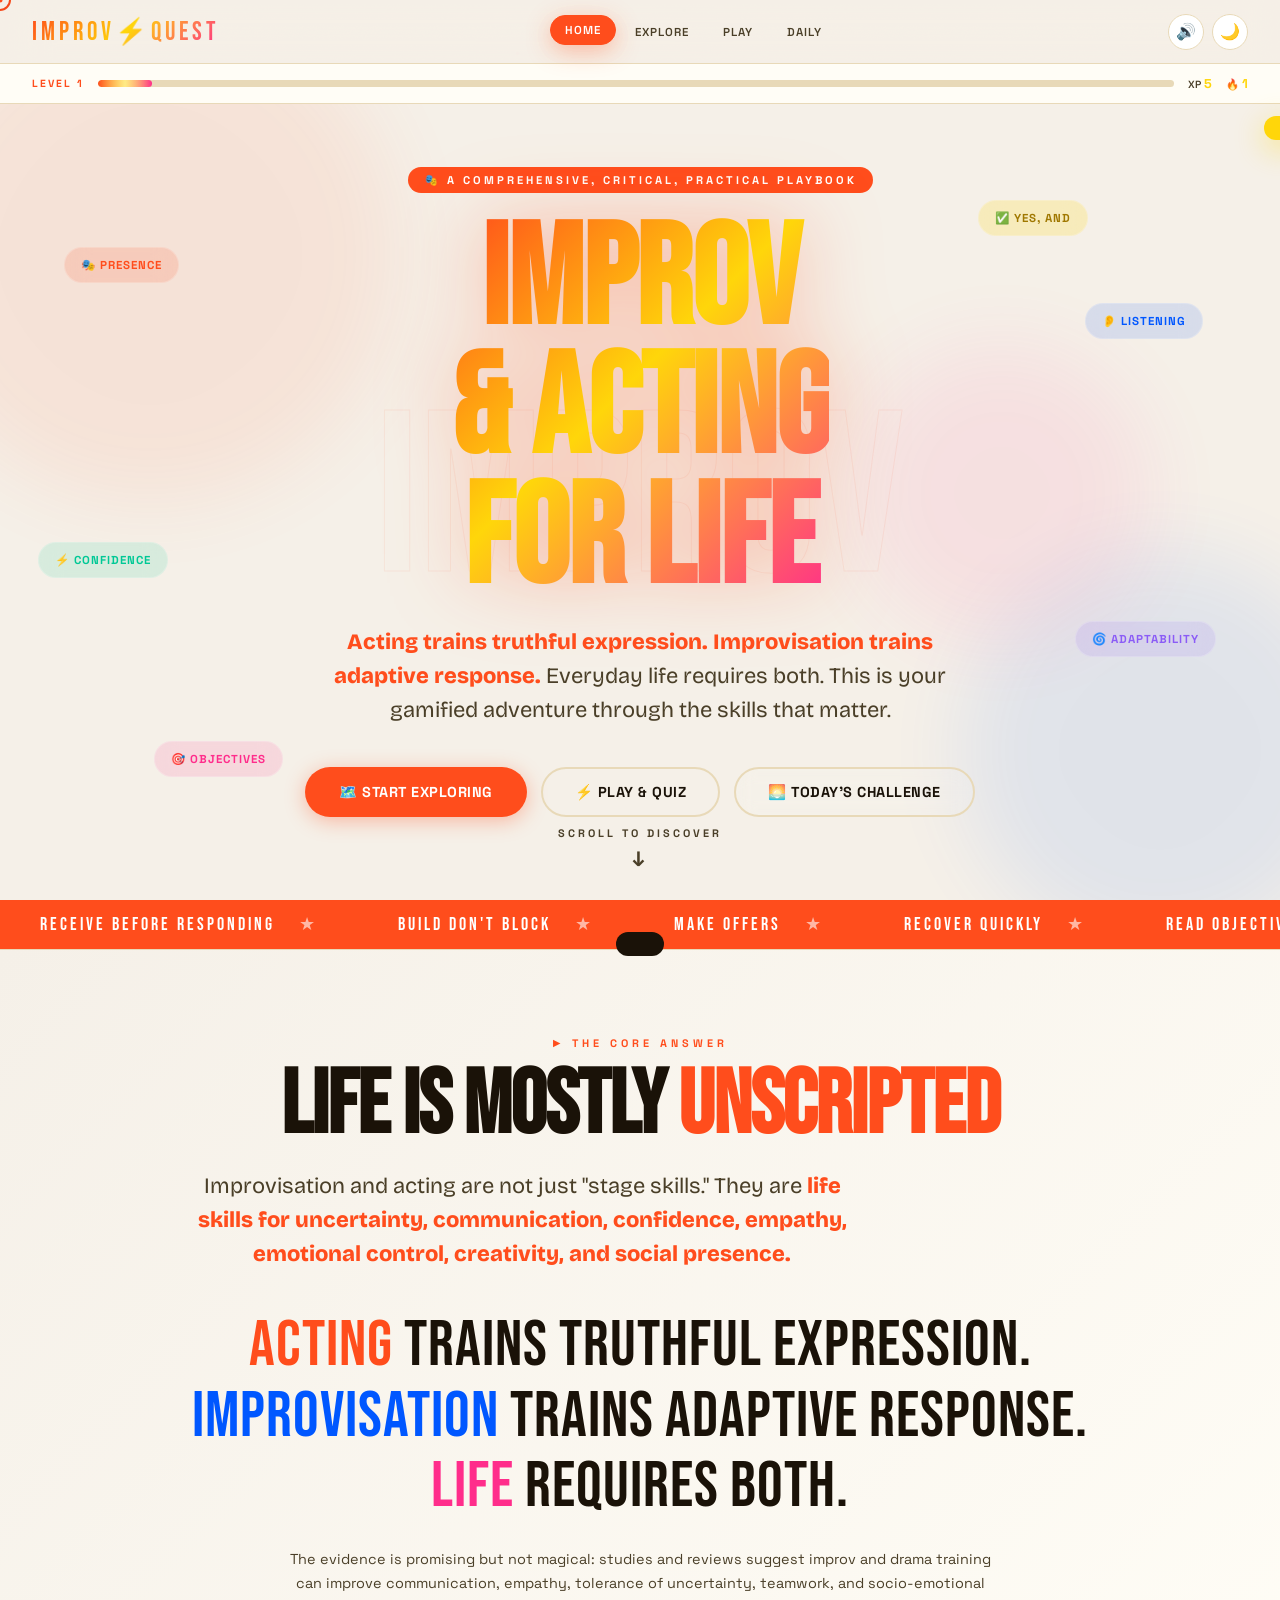
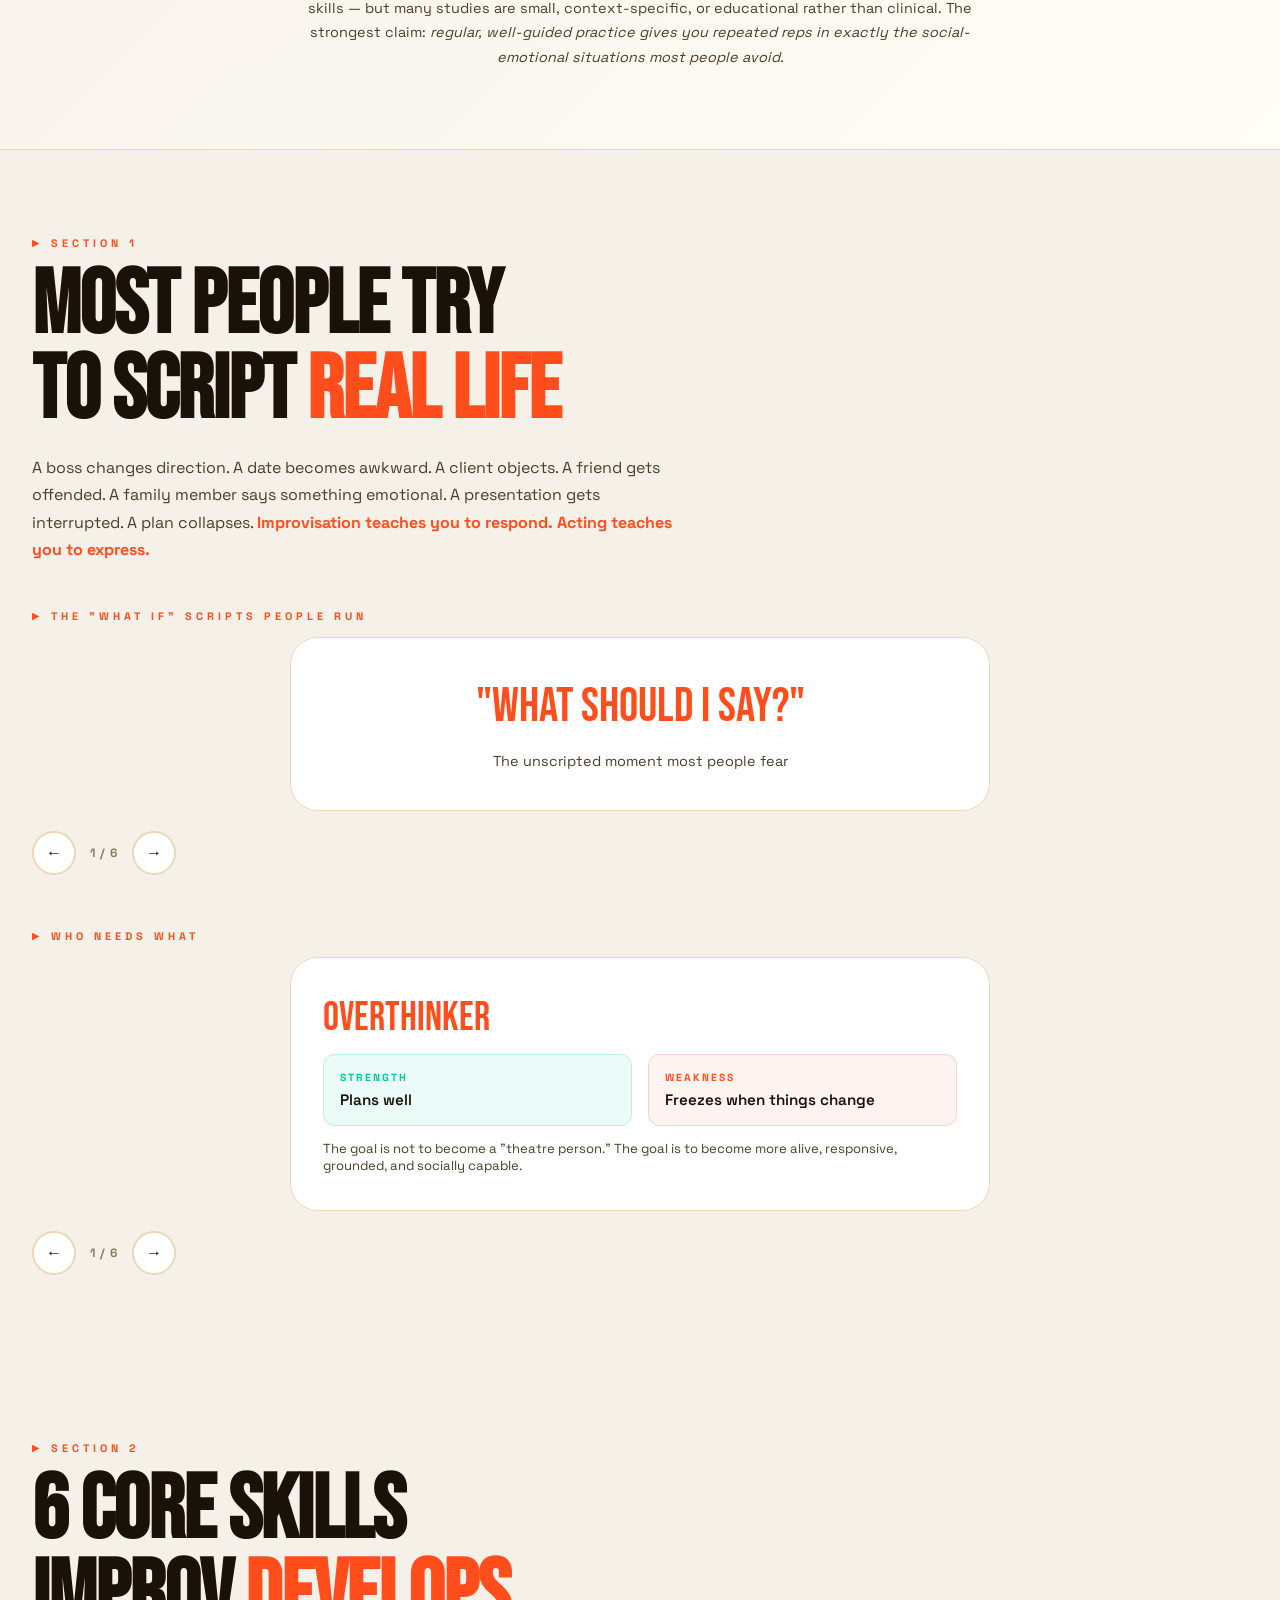
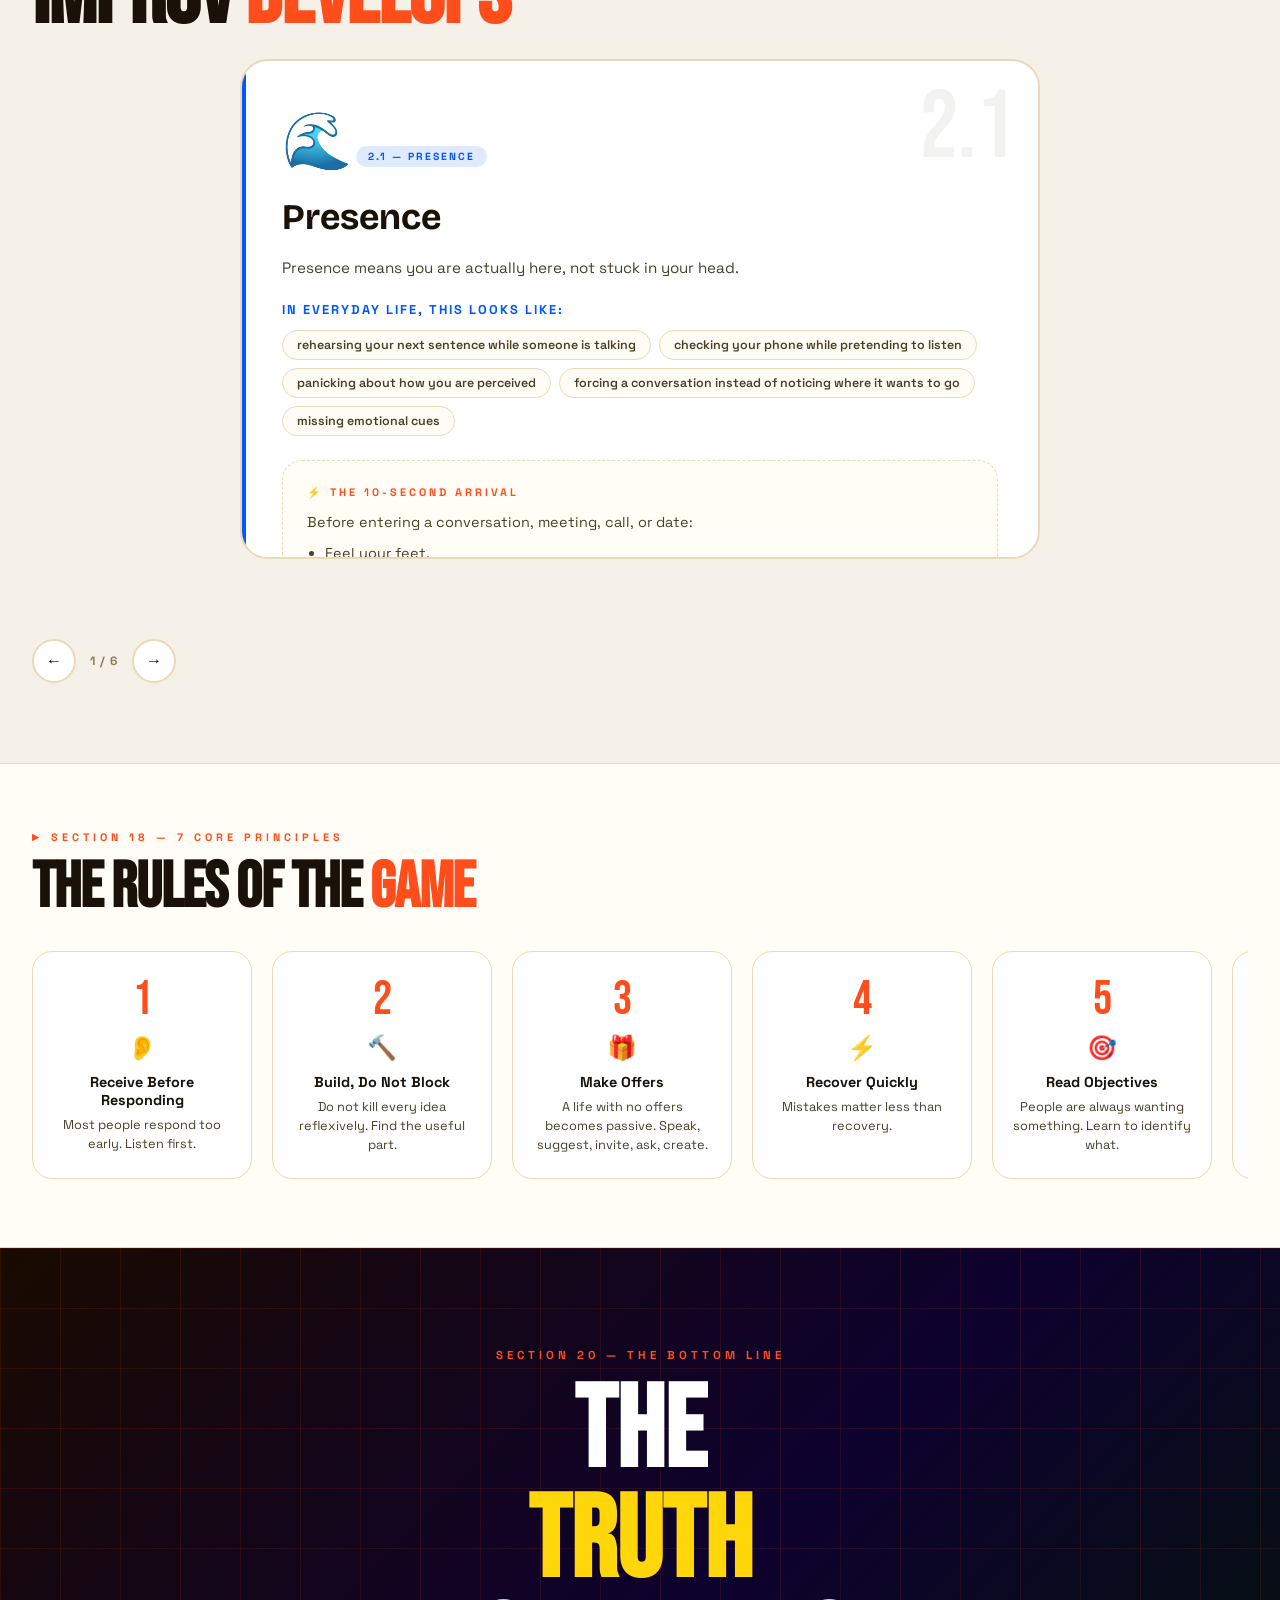
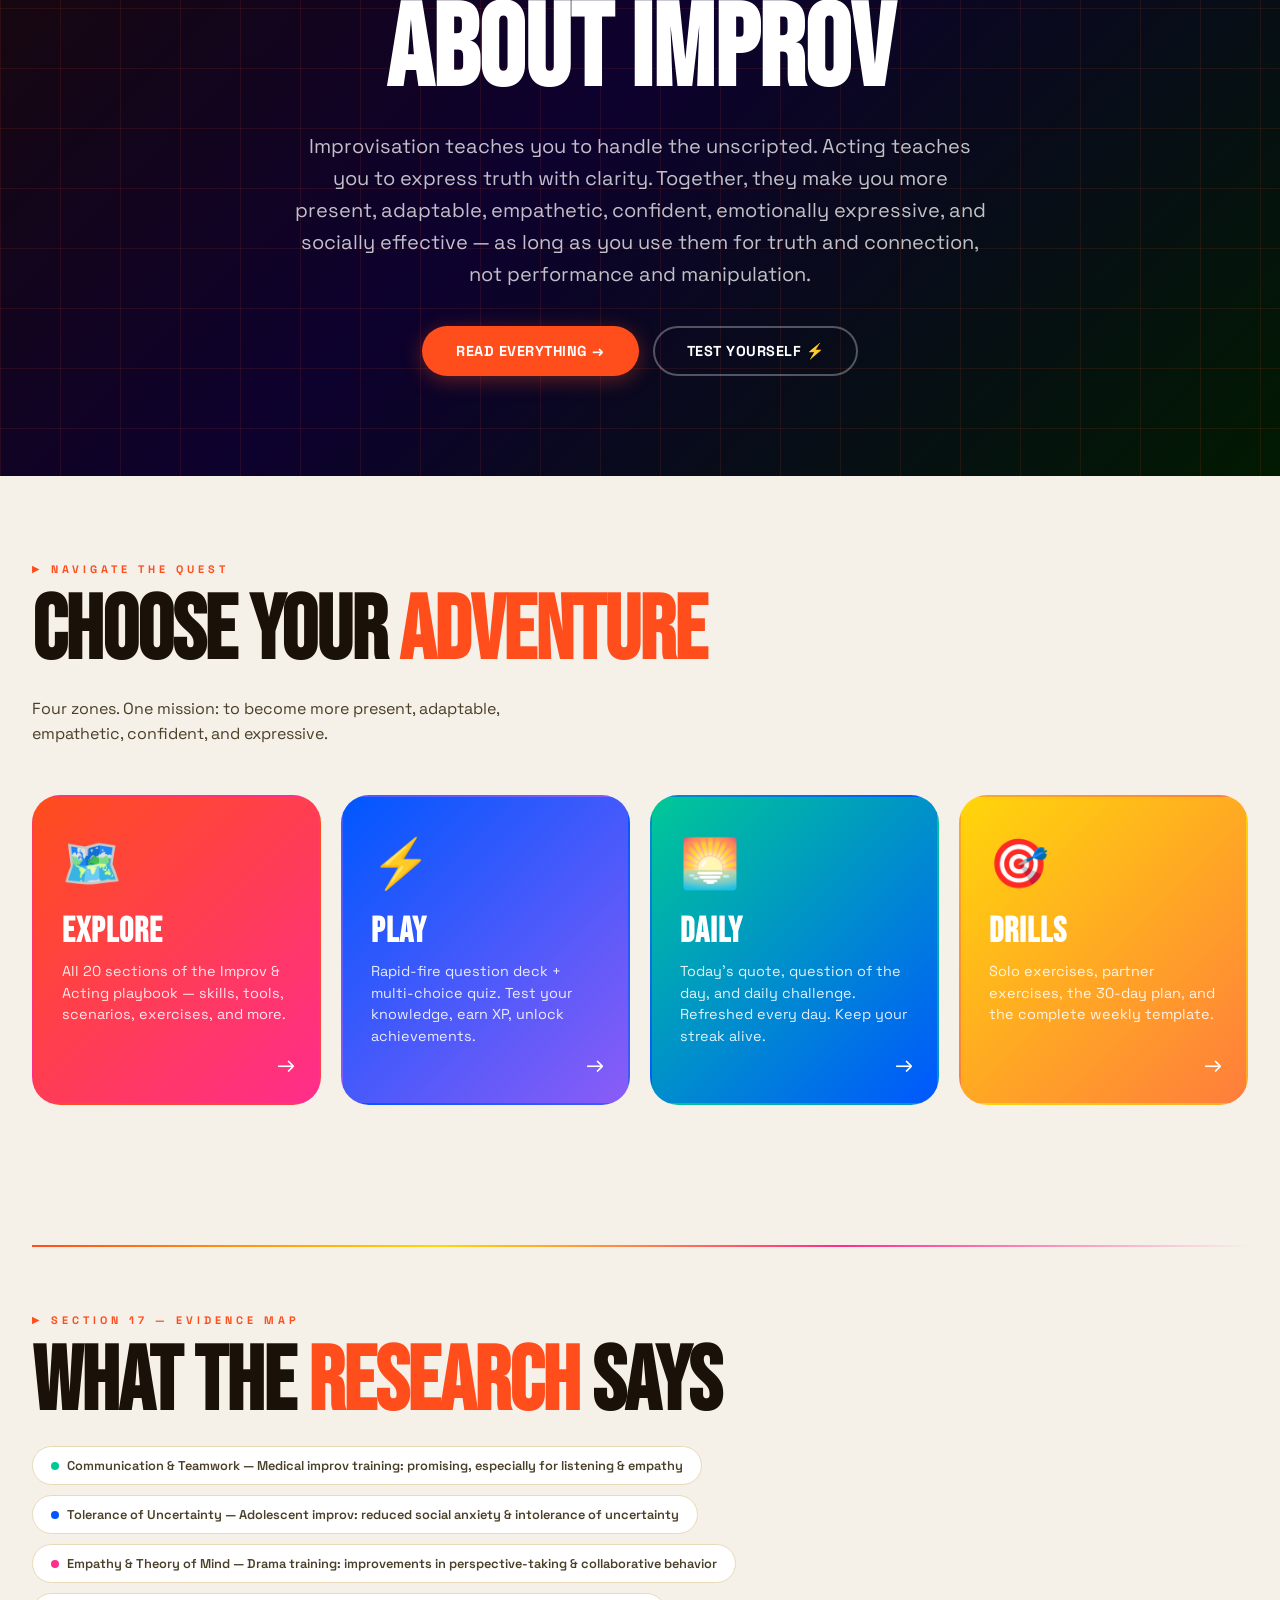
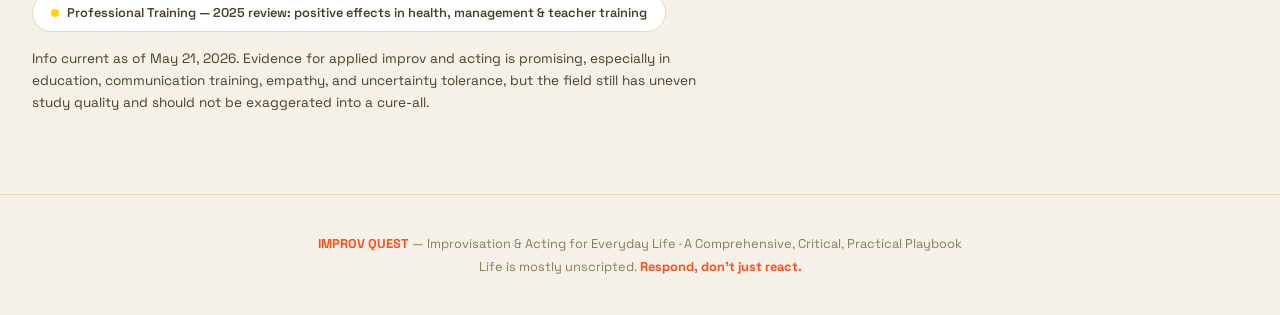
<file: index.html>
<!DOCTYPE html>
<html lang="en" data-theme="light">
<head>
<meta charset="UTF-8">
<meta name="viewport" content="width=device-width, initial-scale=1.0, viewport-fit=cover">
<meta name="description" content="Improvisation & Acting for Everyday Life — A gamified adventure through presence, listening, adaptability, and social mastery.">
<meta name="theme-color" content="#ff4d1c">
<title>IMPROV QUEST — The Life Skills Adventure</title>

<link rel="preconnect" href="https://fonts.googleapis.com">
<link href="https://fonts.googleapis.com/css2?family=Bebas+Neue&family=Space+Grotesk:wght@300;400;500;600;700&family=Bricolage+Grotesque:opsz,wght@12..96,400;12..96,600;12..96,800&family=Syne:wght@700;800&display=swap" rel="stylesheet">
<link rel="stylesheet" href="css/style.css">

<style>
/* INDEX-SPECIFIC OVERRIDES */
.hero { background: var(--bg); }

/* FLOATING HERO BADGES */
.float-badges { position: absolute; inset: 0; pointer-events: none; overflow: hidden; }
.fb { position: absolute; font-size: 0.72rem; font-weight: 700; letter-spacing: 1px; padding: 10px 16px; border-radius: 9999px; backdrop-filter: blur(12px); border: 1.5px solid rgba(255,255,255,0.2); }
.fb1  { top: 18%; left: 5%;   background: rgba(255,77,28,0.15); color: var(--a1); animation: badgeFloat 6s ease-in-out infinite; }
.fb2  { top: 25%; right: 6%;  background: rgba(0,87,255,0.12); color: var(--a3); animation: badgeFloat 7s ease-in-out infinite 1s; }
.fb3  { top: 55%; left: 3%;   background: rgba(0,200,150,0.12); color: var(--a4); animation: badgeFloat 8s ease-in-out infinite 0.5s; }
.fb4  { top: 65%; right: 5%;  background: rgba(139,92,246,0.12); color: var(--a6); animation: badgeFloat 6.5s ease-in-out infinite 2s; }
.fb5  { top: 80%; left: 12%;  background: rgba(255,45,139,0.12); color: var(--a5); animation: badgeFloat 7.5s ease-in-out infinite 0.3s; }
.fb6  { top: 12%; right: 15%; background: rgba(255,214,10,0.2);  color: #a07800;  animation: badgeFloat 9s ease-in-out infinite 1.5s; }
[data-theme="dark"] .fb6 { color: var(--a2); }

/* MANIFESTO BAR */
.manifesto-bar {
  background: var(--a1);
  overflow: hidden; white-space: nowrap;
  padding: 14px 0;
  position: relative; z-index: 2;
}
.manifesto-track {
  display: inline-flex; gap: 0; will-change: transform;
  animation: marquee 28s linear infinite;
}
.manifesto-bar:hover .manifesto-track { animation-play-state: paused; }
@keyframes marquee { from { transform: translateX(0); } to { transform: translateX(-50%); } }
.manifesto-item {
  font-family: 'Bebas Neue', sans-serif;
  font-size: 1.1rem; letter-spacing: 3px; color: white;
  padding: 0 40px; display: inline-flex; align-items: center; gap: 24px;
  white-space: nowrap;
}
.manifesto-item::after { content: '★'; opacity: 0.6; }

/* CORE ANSWER SECTION */
.core-answer {
  position: relative; overflow: hidden;
  background: linear-gradient(135deg, var(--bg), var(--bg2));
  border-top: 1px solid var(--card-border);
  border-bottom: 1px solid var(--card-border);
}
.core-answer-inner {
  max-width: 960px; margin: 0 auto;
  padding: 80px 32px; text-align: center;
}
.core-insight {
  font-family: 'Bebas Neue', sans-serif;
  font-size: clamp(28px, 5vw, 64px);
  line-height: 1.1; letter-spacing: 1px;
  margin: 24px 0;
}
.core-insight .word1 { color: var(--a1); }
.core-insight .word2 { color: var(--a3); }
.core-insight .word3 { color: var(--a5); }

/* SKILL CARDS CAROUSEL */
.skill-chip {
  display: inline-flex; align-items: center; gap: 8px;
  padding: 6px 16px; border-radius: 9999px;
  font-size: 0.75rem; font-weight: 700; letter-spacing: 1px;
  text-transform: uppercase;
}

/* SKILL CARD FULL */
.skill-full-card {
  background: var(--card-bg);
  border: 2px solid var(--card-border);
  border-radius: 28px;
  padding: 44px 40px;
  transition: all 0.3s cubic-bezier(0.34,1.56,0.64,1);
  width: 100%;
}
.skill-full-card:hover {
  border-color: var(--a1);
  box-shadow: 0 24px 80px rgba(0,0,0,0.12);
}
.skill-icon-big {
  font-size: 3.5rem; margin-bottom: 20px;
  display: inline-block; animation: iconFloat 4s ease-in-out infinite;
}
@keyframes iconFloat {
  0%, 100% { transform: translateY(0); }
  50% { transform: translateY(-8px); }
}
.skill-num-tag {
  font-family: 'Bebas Neue', sans-serif;
  font-size: 6rem; position: absolute; top: 20px; right: 24px;
  opacity: 0.05; line-height: 1; pointer-events: none;
}

/* PARALLAX POSTER */
.poster-section {
  position: relative; overflow: hidden;
  padding: 100px 32px;
  background: var(--text);
  color: white;
}
.poster-bg {
  position: absolute; inset: 0;
  background: linear-gradient(135deg, #1a0a00, #0d0030, #001a00);
  opacity: 0.95;
}
.poster-grid {
  position: absolute; inset: 0;
  background-image:
    linear-gradient(rgba(255,77,28,0.1) 1px, transparent 1px),
    linear-gradient(90deg, rgba(255,77,28,0.1) 1px, transparent 1px);
  background-size: 60px 60px;
  animation: gridDrift 20s linear infinite;
}
@keyframes gridDrift { from { transform: translateY(0); } to { transform: translateY(60px); } }
.poster-content {
  position: relative; z-index: 2;
  max-width: 960px; margin: 0 auto; text-align: center;
}
.poster-eyebrow {
  font-size: 0.72rem; font-weight: 700; letter-spacing: 4px;
  text-transform: uppercase; color: var(--a1); margin-bottom: 16px;
}
.poster-title {
  font-family: 'Bebas Neue', sans-serif;
  font-size: clamp(48px, 9vw, 120px);
  line-height: 0.95; margin-bottom: 24px;
  color: white;
}
.poster-title span { color: var(--a2); }
.poster-body {
  font-size: clamp(15px, 2vw, 20px);
  color: rgba(255,255,255,0.75); line-height: 1.6;
  max-width: 700px; margin: 0 auto 36px;
}

/* PRINCIPLES STRIP */
.principles-strip {
  background: var(--bg2);
  border-top: 1px solid var(--card-border);
  border-bottom: 1px solid var(--card-border);
  padding: 60px 32px;
  position: relative; z-index: 2;
  overflow: hidden;
}
.principles-row {
  display: flex; gap: 20px; flex-wrap: nowrap;
  overflow-x: auto; padding-bottom: 8px;
  scroll-snap-type: x mandatory;
  scrollbar-width: none;
}
.principles-row::-webkit-scrollbar { display: none; }
.principle-card {
  flex: 0 0 220px; scroll-snap-align: start;
  background: var(--card-bg);
  border: 1.5px solid var(--card-border);
  border-radius: 20px;
  padding: 24px 20px;
  text-align: center;
  transition: all 0.3s cubic-bezier(0.34,1.56,0.64,1);
  cursor: default;
}
.principle-card:hover { transform: translateY(-8px); box-shadow: 0 20px 60px rgba(0,0,0,0.1); border-color: var(--a1); }
.principle-num {
  font-family: 'Bebas Neue', sans-serif;
  font-size: 3rem; color: var(--a1); line-height: 1;
  margin-bottom: 8px;
}
.principle-icon { font-size: 1.5rem; margin-bottom: 10px; }
.principle-title { font-weight: 800; font-size: 0.9rem; margin-bottom: 6px; color: var(--text); }
.principle-body { font-size: 0.8rem; color: var(--text2); line-height: 1.5; }

/* HUB GRID CUSTOM */
.hub-card-1 { background: linear-gradient(135deg, #ff4d1c 0%, #ff2d8b 100%); }
.hub-card-2 { background: linear-gradient(135deg, #0057ff 0%, #8b5cf6 100%); }
.hub-card-3 { background: linear-gradient(135deg, #00c896 0%, #0057ff 100%); }
.hub-card-4 { background: linear-gradient(135deg, #ffd60a 0%, #ff7d3c 100%); }

/* SCROLL-HINT */
.scroll-hint {
  position: absolute; bottom: 28px; left: 50%; transform: translateX(-50%);
  display: flex; flex-direction: column; align-items: center; gap: 6px;
  font-size: 0.68rem; font-weight: 700; letter-spacing: 3px; text-transform: uppercase;
  color: var(--text2); animation: hintBounce 2s ease infinite;
  z-index: 3;
}
@keyframes hintBounce {
  0%, 100% { opacity: 0.5; transform: translateX(-50%) translateY(0); }
  50% { opacity: 1; transform: translateX(-50%) translateY(5px); }
}
.scroll-arrow { font-size: 1.3rem; }

/* EVIDENCE SECTION */
.evidence-pills { display: flex; flex-wrap: wrap; gap: 10px; }
.evi-pill {
  padding: 10px 18px; border-radius: 9999px;
  font-size: 0.8rem; font-weight: 600;
  border: 1.5px solid var(--card-border);
  background: var(--card-bg); color: var(--text2);
  display: flex; align-items: center; gap: 8px;
  transition: all 0.2s;
}
.evi-pill:hover { border-color: var(--a3); color: var(--a3); background: rgba(0,87,255,0.05); }
.evi-dot { width: 8px; height: 8px; border-radius: 50%; flex-shrink: 0; }
</style>
</head>
<body>

<!-- CURSOR -->
<div id="cursor"></div>
<div id="cursor-dot"></div>

<!-- PARTICLES -->
<canvas id="particle-canvas" aria-hidden="true"></canvas>

<!-- NAV -->
<nav role="navigation" aria-label="Main navigation">
  <a href="index.html" class="nav-logo" aria-label="Improv Quest home">IMPROV⚡QUEST</a>
  <div class="nav-links">
    <a href="index.html"   class="nav-link active" aria-current="page">Home</a>
    <a href="explore.html" class="nav-link">Explore</a>
    <a href="play.html"    class="nav-link">Play</a>
    <a href="daily.html"   class="nav-link">Daily</a>
  </div>
  <div class="nav-controls">
    <button id="sound-toggle" class="nav-icon-btn" title="Toggle sound" aria-label="Toggle sound">🔊</button>
    <button id="dark-toggle"  class="nav-icon-btn" title="Toggle dark mode" aria-label="Toggle dark mode">🌙</button>
  </div>
</nav>

<!-- XP BAR -->
<div id="xp-bar-container" role="status" aria-label="Progress tracker">
  <span class="xp-label">Level <span id="xp-level">1</span></span>
  <div id="xp-track" role="progressbar" aria-valuenow="0" aria-valuemin="0" aria-valuemax="100">
    <div id="xp-fill"></div>
  </div>
  <div class="xp-stats">
    <span class="xp-stat">XP <span id="xp-total">0</span></span>
    <span class="xp-stat">🔥 <span id="xp-streak">0</span></span>
  </div>
</div>

<!-- ACHIEVEMENT POP -->
<div id="achievement-pop" role="alert" aria-live="polite"></div>

<!-- TOAST -->
<div id="toast" class="toast" role="status" aria-live="polite"></div>

<!-- ═══════════════════════════════════════════════════════════ -->
<!-- HERO                                                        -->
<!-- ═══════════════════════════════════════════════════════════ -->
<main class="page-body">
<section class="hero" aria-label="Hero">
  <div class="blob" style="width:500px;height:500px;background:var(--a1);top:-100px;left:-100px;" aria-hidden="true"></div>
  <div class="blob" style="width:400px;height:400px;background:var(--a3);bottom:-50px;right:-80px;animation-delay:4s;" aria-hidden="true"></div>
  <div class="blob" style="width:300px;height:300px;background:var(--a5);top:30%;right:10%;animation-delay:2s;" aria-hidden="true"></div>

  <div class="hero-bg-text" aria-hidden="true">IMPROV</div>

  <!-- Floating badges -->
  <div class="float-badges" aria-hidden="true">
    <div class="fb fb1">🎭 PRESENCE</div>
    <div class="fb fb2">👂 LISTENING</div>
    <div class="fb fb3">⚡ CONFIDENCE</div>
    <div class="fb fb4">🌀 ADAPTABILITY</div>
    <div class="fb fb5">🎯 OBJECTIVES</div>
    <div class="fb fb6">✅ YES, AND</div>
  </div>

  <div class="hero-eyebrow" data-reveal>
    🎭 A Comprehensive, Critical, Practical Playbook
  </div>
  <h1 class="hero-title glitch" data-reveal data-reveal-delay="1">
    IMPROV<br>&amp; ACTING<br>FOR LIFE
  </h1>
  <p class="hero-sub" data-reveal data-reveal-delay="2">
    <strong>Acting trains truthful expression. Improvisation trains adaptive response.</strong>
    Everyday life requires both. This is your gamified adventure through the skills that matter.
  </p>
  <div class="hero-cta" data-reveal data-reveal-delay="3">
    <a href="explore.html" class="btn btn-primary">🗺️ Start Exploring</a>
    <a href="play.html"    class="btn btn-secondary">⚡ Play &amp; Quiz</a>
    <a href="daily.html"   class="btn btn-ghost">🌅 Today's Challenge</a>
  </div>

  <div class="scroll-hint" aria-hidden="true">
    scroll to discover
    <span class="scroll-arrow">↓</span>
  </div>
</section>

<!-- ═══════════════════════════════════════════════════════════ -->
<!-- MANIFESTO MARQUEE                                           -->
<!-- ═══════════════════════════════════════════════════════════ -->
<div class="manifesto-bar" aria-hidden="true">
  <div class="manifesto-track" id="marquee-track">
    <!-- JS fills this -->
  </div>
</div>

<!-- ═══════════════════════════════════════════════════════════ -->
<!-- CORE ANSWER                                                 -->
<!-- ═══════════════════════════════════════════════════════════ -->
<section class="core-answer" aria-labelledby="core-heading">
  <div class="core-answer-inner">
    <div class="section-label" data-reveal>The Core Answer</div>
    <h2 id="core-heading" class="section-title" data-reveal data-reveal-delay="1">
      Life is mostly <em>unscripted</em>
    </h2>
    <p class="hero-sub" data-reveal data-reveal-delay="2" id="core-answer-text">
      Improvisation and acting are not just "stage skills." They are <strong>life skills for uncertainty, communication, confidence, empathy, emotional control, creativity, and social presence.</strong>
    </p>
    <div class="core-insight" data-reveal data-reveal-delay="3">
      <span class="word1">Acting</span> trains truthful expression.
      <span class="word2">Improvisation</span> trains adaptive response.
      <span class="word3">Life</span> requires both.
    </div>
    <p class="text-muted" style="font-size:0.9rem;max-width:720px;margin:16px auto 0;line-height:1.7;" data-reveal data-reveal-delay="4">
      The evidence is promising but not magical: studies and reviews suggest improv and drama training can improve communication, empathy, tolerance of uncertainty, teamwork, and socio-emotional skills — but many studies are small, context-specific, or educational rather than clinical. The strongest claim: <em>regular, well-guided practice gives you repeated reps in exactly the social-emotional situations most people avoid.</em>
    </p>
  </div>
</section>

<!-- ═══════════════════════════════════════════════════════════ -->
<!-- UNSCRIPTED MOMENTS                                          -->
<!-- ═══════════════════════════════════════════════════════════ -->
<section class="section" aria-labelledby="unscripted-heading">
  <div class="section-label" data-reveal>Section 1</div>
  <h2 id="unscripted-heading" class="section-title" data-reveal data-reveal-delay="1">Most People Try<br>to Script <em>Real Life</em></h2>
  <p class="text-muted" style="max-width:640px;font-size:1rem;line-height:1.7;margin-bottom:40px;" data-reveal data-reveal-delay="2">
    A boss changes direction. A date becomes awkward. A client objects. A friend gets offended. A family member says something emotional. A presentation gets interrupted. A plan collapses.
    <strong style="color:var(--a1);">Improvisation teaches you to respond. Acting teaches you to express.</strong>
  </p>

  <!-- Unscripted fears carousel -->
  <div style="margin-bottom:48px;" data-reveal data-reveal-delay="3">
    <p class="section-label">The "What If" Scripts People Run</p>
    <div class="carousel-wrap" id="fears-carousel">
      <div class="carousel-track" id="fears-track" style="min-height:120px;">
        <!-- JS builds -->
      </div>
      <div class="carousel-nav">
        <button class="carousel-prev" aria-label="Previous">←</button>
        <span class="carousel-counter">1 / 6</span>
        <button class="carousel-next" aria-label="Next">→</button>
      </div>
    </div>
  </div>

  <!-- Person type table carousel -->
  <div data-reveal data-reveal-delay="4">
    <p class="section-label">Who Needs What</p>
    <div class="carousel-wrap" id="types-carousel">
      <div class="carousel-track" id="types-track" style="min-height:160px;"></div>
      <div class="carousel-nav">
        <button class="carousel-prev" aria-label="Previous">←</button>
        <span class="carousel-counter">1 / 6</span>
        <button class="carousel-next" aria-label="Next">→</button>
      </div>
    </div>
  </div>
</section>

<!-- ═══════════════════════════════════════════════════════════ -->
<!-- SKILLS CAROUSEL                                             -->
<!-- ═══════════════════════════════════════════════════════════ -->
<section class="section" aria-labelledby="skills-heading">
  <div class="section-label" data-reveal>Section 2</div>
  <h2 id="skills-heading" class="section-title" data-reveal data-reveal-delay="1">6 Core Skills<br>Improv <em>Develops</em></h2>

  <div class="carousel-wrap" id="skills-carousel" data-reveal data-reveal-delay="2">
    <div class="carousel-track" id="skills-track" style="height:560px;"></div>
    <div class="carousel-nav">
      <button class="carousel-prev" aria-label="Previous skill">←</button>
      <span class="carousel-counter">1 / 6</span>
      <button class="carousel-next" aria-label="Next skill">→</button>
    </div>
  </div>
</section>

<!-- ═══════════════════════════════════════════════════════════ -->
<!-- PRINCIPLES STRIP                                            -->
<!-- ═══════════════════════════════════════════════════════════ -->
<div class="principles-strip" data-reveal>
  <div style="max-width:1400px;margin:0 auto;">
    <div class="section-label">Section 18 — 7 Core Principles</div>
    <h2 class="section-title" style="font-size:clamp(32px,5vw,64px);margin-bottom:32px;">The Rules of the <em>Game</em></h2>
    <div class="principles-row" id="principles-row" role="list" aria-label="Core principles">
      <!-- JS fills -->
    </div>
  </div>
</div>

<!-- ═══════════════════════════════════════════════════════════ -->
<!-- POSTER — BOTTOM LINE                                        -->
<!-- ═══════════════════════════════════════════════════════════ -->
<section class="poster-section" aria-labelledby="poster-heading">
  <div class="poster-bg" aria-hidden="true"></div>
  <div class="poster-grid" aria-hidden="true" data-parallax="0.12"></div>
  <div class="poster-content">
    <div class="poster-eyebrow">Section 20 — The Bottom Line</div>
    <h2 id="poster-heading" class="poster-title">THE<br><span>TRUTH</span><br>ABOUT IMPROV</h2>
    <p class="poster-body" id="bottom-line-text"></p>
    <div style="display:flex;gap:14px;justify-content:center;flex-wrap:wrap;">
      <a href="explore.html" class="btn btn-primary">Read Everything →</a>
      <a href="play.html"    class="btn btn-secondary" style="border-color:rgba(255,255,255,0.3);color:white;">Test Yourself ⚡</a>
    </div>
  </div>
</section>

<!-- ═══════════════════════════════════════════════════════════ -->
<!-- NAVIGATE THE QUEST (Hub)                                    -->
<!-- ═══════════════════════════════════════════════════════════ -->
<section class="section" aria-labelledby="hub-heading">
  <div class="section-label" data-reveal>Navigate the Quest</div>
  <h2 id="hub-heading" class="section-title" data-reveal data-reveal-delay="1">Choose Your <em>Adventure</em></h2>
  <p class="text-muted" style="font-size:1rem;line-height:1.6;max-width:560px;margin-bottom:40px;" data-reveal data-reveal-delay="2">
    Four zones. One mission: to become more present, adaptable, empathetic, confident, and expressive.
  </p>

  <div class="hub-grid" data-reveal data-reveal-delay="3">
    <a href="explore.html" class="hub-card hub-card-1" data-tilt aria-label="Explore the full content">
      <span class="hub-card-icon" aria-hidden="true">🗺️</span>
      <h2>EXPLORE</h2>
      <p>All 20 sections of the Improv & Acting playbook — skills, tools, scenarios, exercises, and more.</p>
      <span class="hub-card-arrow" aria-hidden="true">→</span>
    </a>
    <a href="play.html" class="hub-card hub-card-2" data-tilt aria-label="Play quiz games">
      <span class="hub-card-icon" aria-hidden="true">⚡</span>
      <h2>PLAY</h2>
      <p>Rapid-fire question deck + multi-choice quiz. Test your knowledge, earn XP, unlock achievements.</p>
      <span class="hub-card-arrow" aria-hidden="true">→</span>
    </a>
    <a href="daily.html" class="hub-card hub-card-3" data-tilt aria-label="Daily challenge">
      <span class="hub-card-icon" aria-hidden="true">🌅</span>
      <h2>DAILY</h2>
      <p>Today's quote, question of the day, and daily challenge. Refreshed every day. Keep your streak alive.</p>
      <span class="hub-card-arrow" aria-hidden="true">→</span>
    </a>
    <a href="explore.html#drills" class="hub-card hub-card-4" data-tilt aria-label="Drills and exercises">
      <span class="hub-card-icon" aria-hidden="true">🎯</span>
      <h2>DRILLS</h2>
      <p>Solo exercises, partner exercises, the 30-day plan, and the complete weekly template.</p>
      <span class="hub-card-arrow" aria-hidden="true">→</span>
    </a>
  </div>
</section>

<!-- ═══════════════════════════════════════════════════════════ -->
<!-- EVIDENCE                                                    -->
<!-- ═══════════════════════════════════════════════════════════ -->
<section class="section" aria-labelledby="evidence-heading" style="padding-top:0;">
  <div class="section-divider"></div>
  <div class="section-label" data-reveal>Section 17 — Evidence Map</div>
  <h2 id="evidence-heading" class="section-title" data-reveal data-reveal-delay="1">What the <em>Research</em> Says</h2>
  <div class="evidence-pills" data-reveal data-reveal-delay="2" role="list">
    <div class="evi-pill" role="listitem">
      <span class="evi-dot" style="background:var(--a4);"></span>
      Communication &amp; Teamwork — Medical improv training: promising, especially for listening &amp; empathy
    </div>
    <div class="evi-pill" role="listitem">
      <span class="evi-dot" style="background:var(--a3);"></span>
      Tolerance of Uncertainty — Adolescent improv: reduced social anxiety &amp; intolerance of uncertainty
    </div>
    <div class="evi-pill" role="listitem">
      <span class="evi-dot" style="background:var(--a5);"></span>
      Empathy &amp; Theory of Mind — Drama training: improvements in perspective-taking &amp; collaborative behavior
    </div>
    <div class="evi-pill" role="listitem">
      <span class="evi-dot" style="background:var(--a2);"></span>
      Professional Training — 2025 review: positive effects in health, management &amp; teacher training
    </div>
  </div>
  <p class="text-muted" style="font-size:0.85rem;margin-top:16px;line-height:1.6;max-width:680px;" data-reveal data-reveal-delay="3">
    Info current as of May 21, 2026. Evidence for applied improv and acting is promising, especially in education, communication training, empathy, and uncertainty tolerance, but the field still has uneven study quality and should not be exaggerated into a cure-all.
  </p>
</section>

<!-- ═══════════════════════════════════════════════════════════ -->
<!-- FOOTER                                                      -->
<!-- ═══════════════════════════════════════════════════════════ -->
<footer>
  <p><strong>IMPROV QUEST</strong> — Improvisation &amp; Acting for Everyday Life · A Comprehensive, Critical, Practical Playbook</p>
  <p style="margin-top:6px;">Life is mostly unscripted. <strong>Respond, don't just react.</strong></p>
</footer>
</main>

<!-- SCRIPTS -->
<script src="js/content.js"></script>
<script src="js/engine.js"></script>
<script>
document.addEventListener('DOMContentLoaded', () => {
  Engine.init();

  // ── MARQUEE ──────────────────────────────────────────────
  const track = document.getElementById('marquee-track');
  const mantras = [
    'RECEIVE BEFORE RESPONDING','BUILD DON\'T BLOCK','MAKE OFFERS',
    'RECOVER QUICKLY','READ OBJECTIVES','MATCH EXPRESSION TO INTENTION',
    'STAY TRUTHFUL','YES AND','ACCEPT REALITY FAST',
    'CHANGE IS SURVIVABLE','LISTEN TO WHAT IS GIVEN',
    'PRACTICE SURVIVING AWKWARDNESS','LIFE IS MOSTLY UNSCRIPTED',
    'CONFIDENCE FOLLOWS REPS','SILENCE IS NOT FAILURE'
  ];
  const doubled = [...mantras, ...mantras];
  doubled.forEach(t => {
    const el = document.createElement('span');
    el.className = 'manifesto-item';
    el.textContent = t;
    track.appendChild(el);
  });

  // ── BOTTOM LINE ──────────────────────────────────────────
  document.getElementById('bottom-line-text').textContent = C.bottomLine;

  // ── FEARS CAROUSEL ────────────────────────────────────────
  const fearsTrack = document.getElementById('fears-track');
  C.section1.scripts.forEach(s => {
    const slide = document.createElement('div');
    slide.innerHTML = `
      <div class="card" style="text-align:center;padding:40px;max-width:700px;margin:0 auto;">
        <div style="font-family:'Bebas Neue',sans-serif;font-size:clamp(24px,4vw,48px);color:var(--a1);line-height:1.2;">${s}</div>
        <p class="text-muted" style="margin-top:16px;font-size:0.9rem;">The unscripted moment most people fear</p>
      </div>`;
    fearsTrack.appendChild(slide);
  });
  Engine.initCarousel(document.getElementById('fears-carousel'));

  // ── TYPES CAROUSEL ────────────────────────────────────────
  const typesTrack = document.getElementById('types-track');
  C.section1.table.forEach(row => {
    const slide = document.createElement('div');
    slide.innerHTML = `
      <div class="card" style="max-width:700px;margin:0 auto;padding:36px 32px;">
        <div style="font-family:'Bebas Neue',sans-serif;font-size:2.5rem;color:var(--a1);margin-bottom:12px;">${row.person}</div>
        <div style="display:flex;gap:16px;flex-wrap:wrap;">
          <div style="flex:1;min-width:160px;background:rgba(0,200,150,0.08);border:1.5px solid rgba(0,200,150,0.2);border-radius:12px;padding:16px;">
            <div style="font-size:0.65rem;font-weight:700;letter-spacing:2px;text-transform:uppercase;color:var(--a4);margin-bottom:6px;">Strength</div>
            <div style="font-weight:600;font-size:0.95rem;color:var(--text);">${row.strength}</div>
          </div>
          <div style="flex:1;min-width:160px;background:rgba(255,77,28,0.06);border:1.5px solid rgba(255,77,28,0.2);border-radius:12px;padding:16px;">
            <div style="font-size:0.65rem;font-weight:700;letter-spacing:2px;text-transform:uppercase;color:var(--a1);margin-bottom:6px;">Weakness</div>
            <div style="font-weight:600;font-size:0.95rem;color:var(--text);">${row.weakness}</div>
          </div>
        </div>
        <p class="text-muted" style="margin-top:14px;font-size:0.82rem;">${C.section1.goal}</p>
      </div>`;
    typesTrack.appendChild(slide);
  });
  Engine.initCarousel(document.getElementById('types-carousel'));

  // ── SKILLS CAROUSEL ────────────────────────────────────────
  const skillsTrack = document.getElementById('skills-track');
  const colorMap = { red:'a1', blue:'a3', green:'a4', yellow:'a2', pink:'a5', orange:'a7', purple:'a6' };

  C.skills.forEach(skill => {
    const cv = colorMap[skill.color] || 'a1';
    const slide = document.createElement('div');
    slide.innerHTML = `
      <div class="skill-full-card card--${skill.color}" style="max-width:800px;margin:0 auto;position:relative;height:500px;overflow-y:auto;overscroll-behavior:contain;scrollbar-width:thin;">
        <div class="card-accent-line"></div>
        <div class="skill-num-tag">${skill.num}</div>
        <div class="skill-icon-big">${skill.icon}</div>
        <div class="badge badge-${skill.color}" style="margin-bottom:12px;">${skill.num} — ${skill.title}</div>
        <h3 style="font-size:clamp(22px,3vw,36px);margin-bottom:16px;">${skill.title}</h3>
        <p style="font-size:0.95rem;line-height:1.7;color:var(--text2);margin-bottom:20px;">${skill.body}</p>
        ${skill.keyPrinciple ? `<blockquote>${skill.keyPrinciple}</blockquote>` : ''}
        ${skill.lifeProblems ? `
        <p style="font-size:0.8rem;font-weight:700;letter-spacing:2px;text-transform:uppercase;color:var(--${cv});margin-bottom:10px;">In everyday life, this looks like:</p>
        <div class="pill-list">${skill.lifeProblems.map(p => `<span class="pill-item">${p}</span>`).join('')}</div>
        ` : ''}
        ${skill.drill ? `
        <div class="drill-box" style="margin-top:24px;">
          <h4>${skill.drill.title}</h4>
          <p>${skill.drill.body}</p>
          ${skill.drill.steps ? `<ul style="margin-top:8px;">${skill.drill.steps.map(s => `<li>${s}</li>`).join('')}</ul>` : ''}
          ${skill.drill.example ? `
            <div style="margin-top:12px;font-size:0.85rem;color:var(--text2);">
              <p><strong>A:</strong> ${skill.drill.example.personA}</p>
              <p style="color:var(--a1);"><strong>Weak:</strong> ${skill.drill.example.weak}</p>
              <p style="color:var(--a4);"><strong>Better:</strong> ${skill.drill.example.better}</p>
            </div>` : ''}
          ${skill.drill.note ? `<p style="margin-top:10px;font-style:italic;font-size:0.85rem;">${skill.drill.note}</p>` : ''}
        </div>` : ''}
        ${skill.uses ? `
        <div style="margin-top:20px;">
          <p style="font-size:0.75rem;font-weight:700;text-transform:uppercase;letter-spacing:2px;color:var(--text3);margin-bottom:8px;">Everyday Uses</p>
          <div class="pill-list">${skill.uses.map(u => `<span class="pill-item">${u}</span>`).join('')}</div>
        </div>` : ''}
      </div>`;
    skillsTrack.appendChild(slide);
  });
  Engine.initCarousel(document.getElementById('skills-carousel'));

  // ── PRINCIPLES ────────────────────────────────────────────
  const prow = document.getElementById('principles-row');
  C.principles.forEach(p => {
    const el = document.createElement('div');
    el.className = 'principle-card';
    el.setAttribute('role', 'listitem');
    el.innerHTML = `
      <div class="principle-num">${p.num}</div>
      <div class="principle-icon">${p.icon}</div>
      <div class="principle-title">${p.title}</div>
      <div class="principle-body">${p.body}</div>`;
    el.addEventListener('click', () => {
      Engine.Sound.pop();
      Engine.progress.markRead('principle-' + p.num);
    });
    prow.appendChild(el);
  });

  // ── HOVER SOUNDS ─────────────────────────────────────────
  document.querySelectorAll('.hub-card').forEach(el => {
    el.addEventListener('mouseenter', () => Engine.Sound.hover());
  });
  document.querySelectorAll('.principle-card').forEach(el => {
    el.addEventListener('mouseenter', () => Engine.Sound.hover());
  });

  // ── REVEAL ────────────────────────────────────────────────
  Engine.init();
  setTimeout(() => {
    document.querySelectorAll('[data-reveal]').forEach(el => el.classList.add('revealed'));
  }, 100);
});
</script>
</body>
</html>
</file>
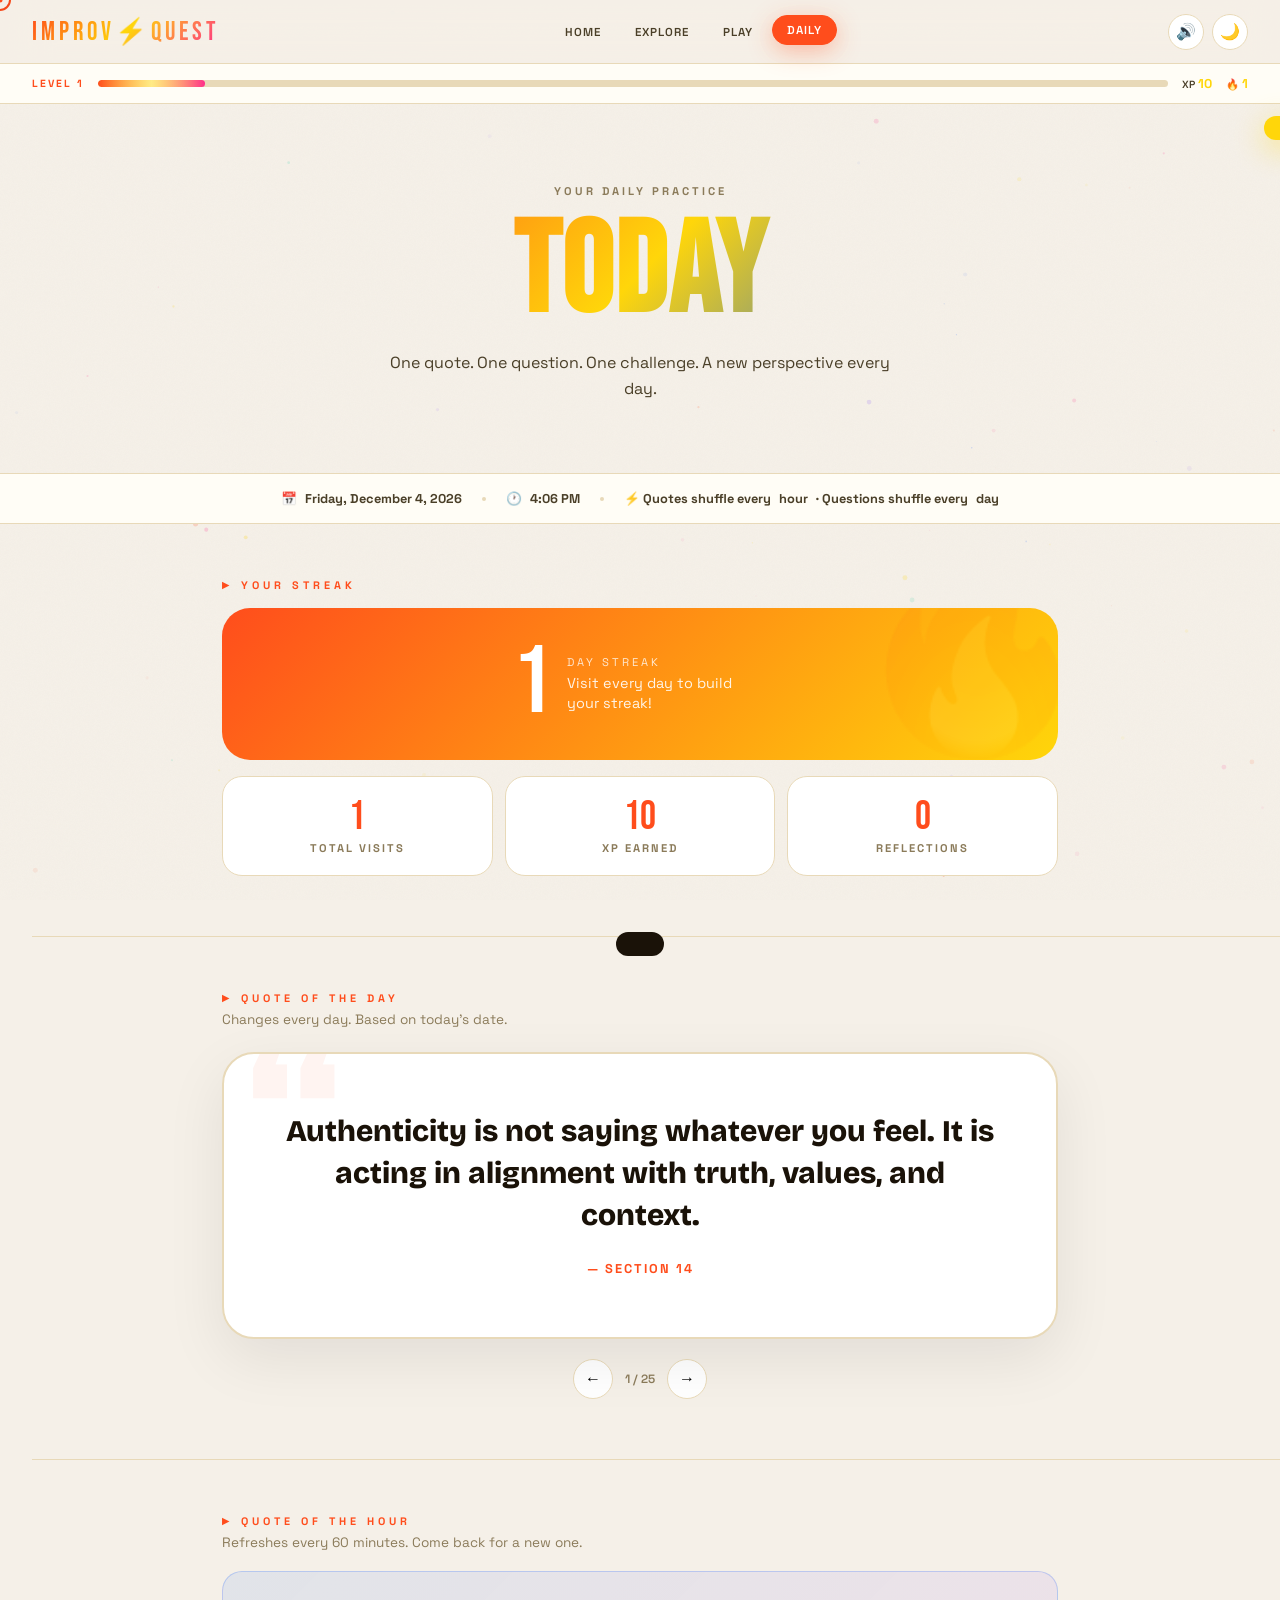
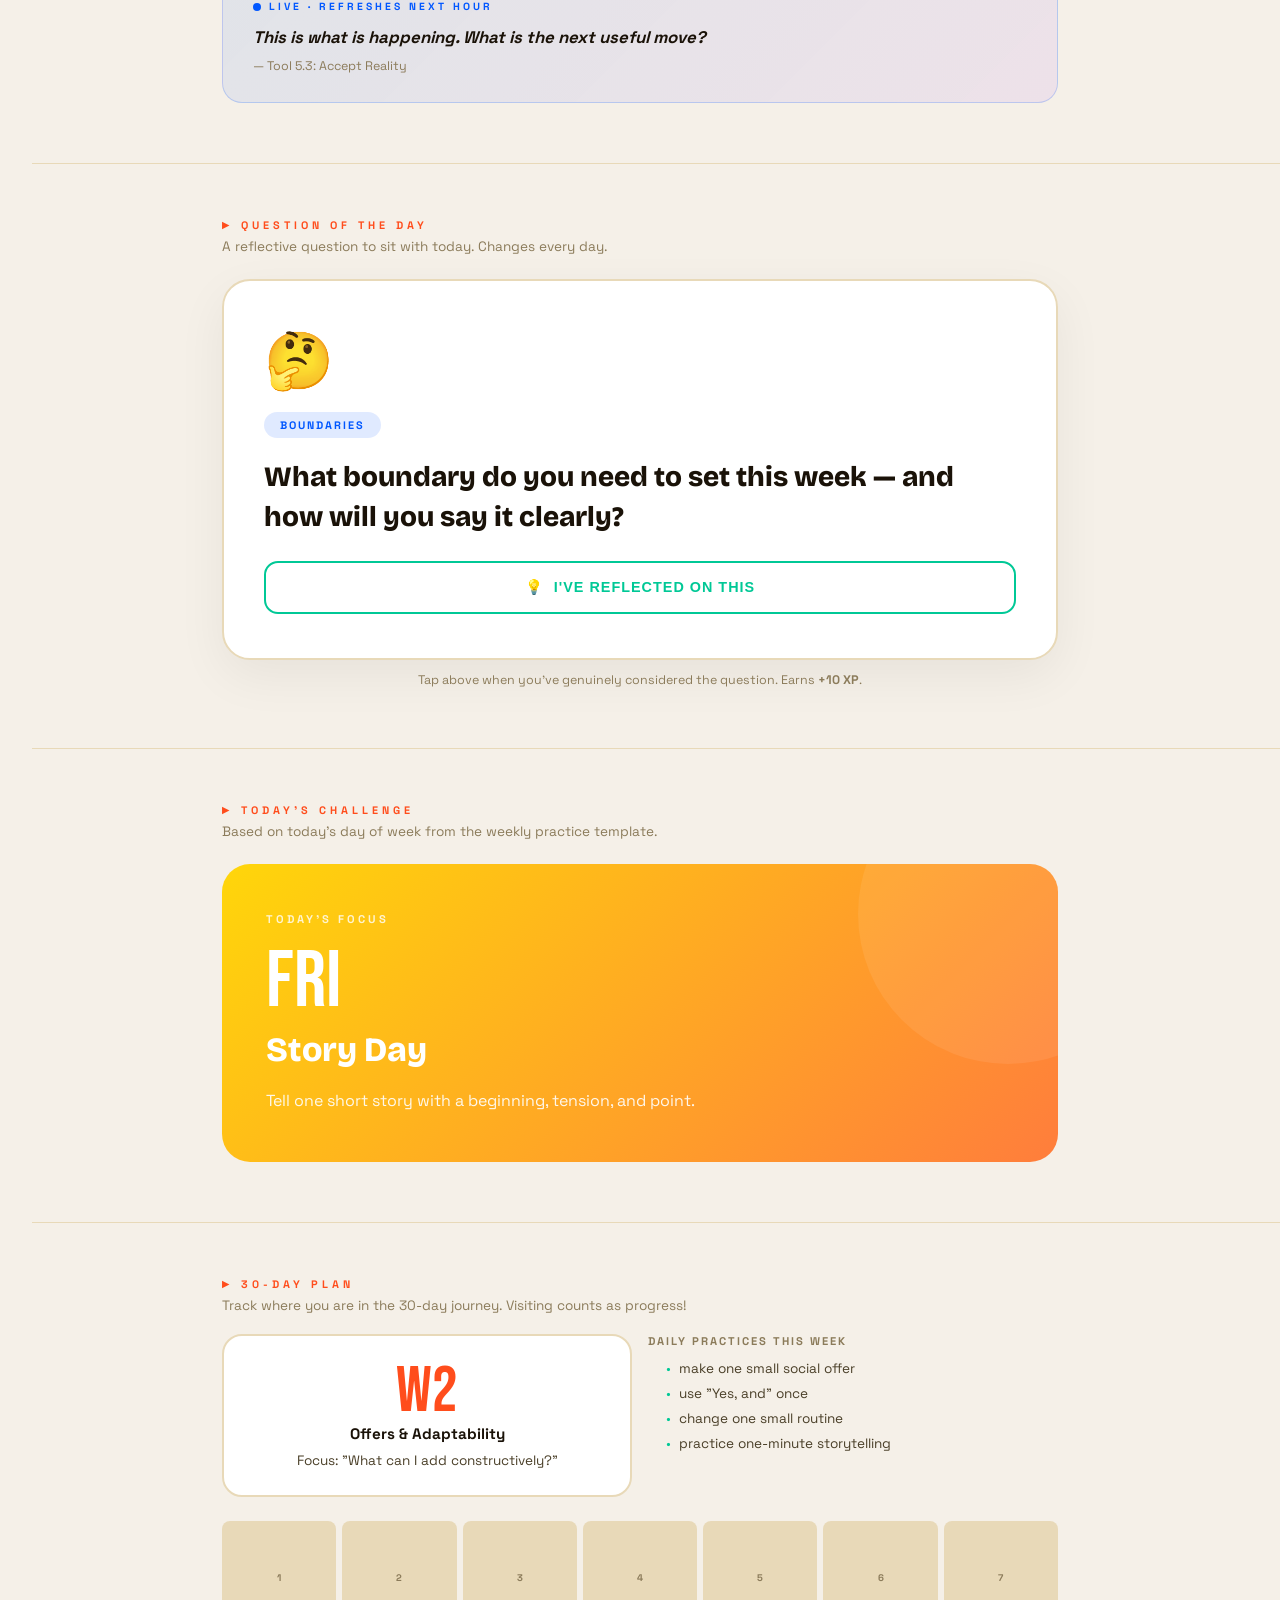
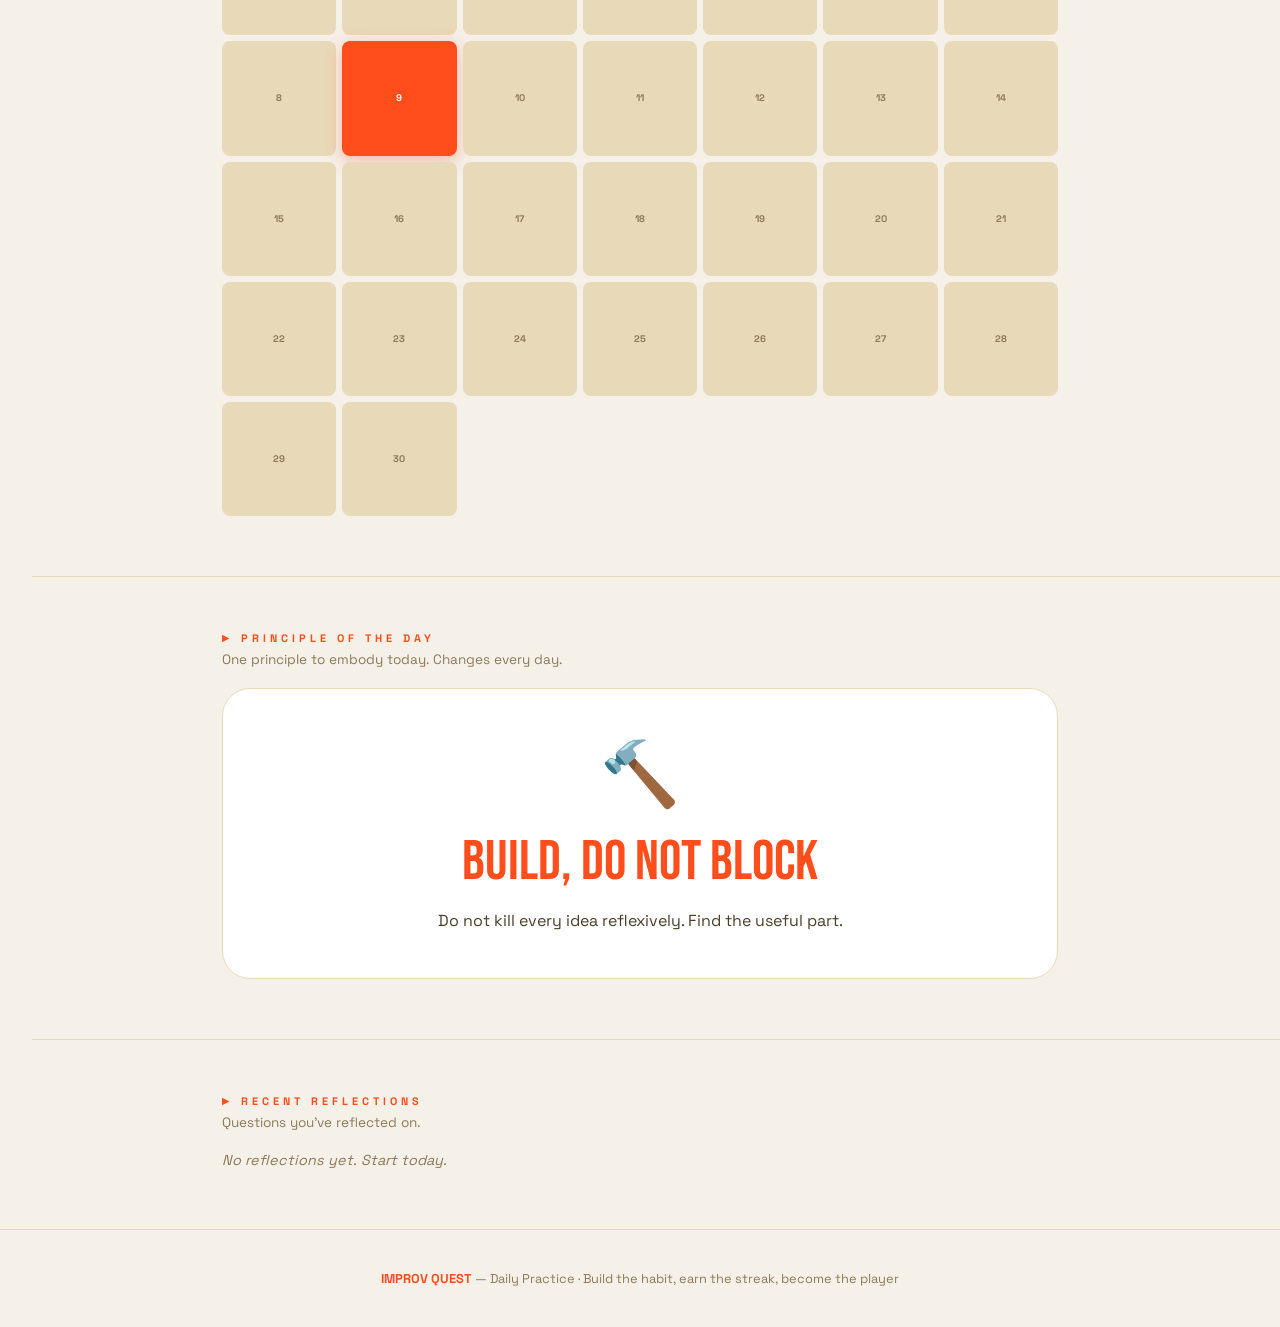
<file: daily.html>
<!DOCTYPE html>
<html lang="en" data-theme="light">
<head>
<meta charset="UTF-8">
<meta name="viewport" content="width=device-width, initial-scale=1.0, viewport-fit=cover">
<meta name="description" content="Your daily improv challenge — quote of the day, question of the day, daily focus, and streak tracking.">
<title>DAILY — Improv Quest</title>
<link rel="preconnect" href="https://fonts.googleapis.com">
<link href="https://fonts.googleapis.com/css2?family=Bebas+Neue&family=Space+Grotesk:wght@300;400;500;600;700&family=Bricolage+Grotesque:opsz,wght@12..96,400;12..96,600;12..96,800&family=Syne:wght@700;800&display=swap" rel="stylesheet">
<link rel="stylesheet" href="css/style.css">
<style>
/* DAILY PAGE */
.daily-hero {
  padding: 80px 32px 40px;
  max-width: 900px; margin: 0 auto;
  text-align: center;
}
.daily-hero h1 {
  font-family: 'Bebas Neue', sans-serif;
  font-size: clamp(64px, 12vw, 128px);
  line-height: 1; letter-spacing: 2px;
  background: linear-gradient(135deg, var(--a1), var(--a2), var(--a3));
  -webkit-background-clip: text; -webkit-text-fill-color: transparent;
  background-clip: text;
  margin-bottom: 12px;
}
.daily-hero-sub {
  font-size: 1rem; color: var(--text2); max-width: 500px; margin: 0 auto 32px; line-height: 1.6;
}

/* DATE BAR */
.date-bar {
  display: flex; align-items: center; justify-content: center; gap: 20px; flex-wrap: wrap;
  padding: 16px 32px; background: var(--bg2);
  border-top: 1px solid var(--card-border);
  border-bottom: 1px solid var(--card-border);
}
.date-badge {
  display: flex; align-items: center; gap: 8px;
  font-size: 0.8rem; font-weight: 700; color: var(--text2);
}
.date-sep { width: 4px; height: 4px; border-radius: 50%; background: var(--card-border); }

/* STREAK CARD */
.streak-display {
  display: flex; align-items: center; justify-content: center; gap: 16px;
  background: linear-gradient(135deg, var(--a1), var(--a2));
  border-radius: 28px; padding: 28px 40px;
  color: white; position: relative; overflow: hidden;
  margin-bottom: 16px;
}
.streak-display::before {
  content: '🔥'; font-size: 200px; position: absolute;
  right: -40px; top: -60px; opacity: 0.08; line-height: 1;
}
.streak-number {
  font-family: 'Bebas Neue', sans-serif;
  font-size: clamp(64px, 10vw, 96px); line-height: 1;
}
.streak-info { text-align: left; }
.streak-label { font-size: 0.7rem; letter-spacing: 3px; text-transform: uppercase; opacity: 0.8; margin-bottom: 4px; }
.streak-note  { font-size: 0.9rem; opacity: 0.9; line-height: 1.4; max-width: 200px; }

/* QUOTE CARD */
.quote-card {
  background: var(--card-bg);
  border: 2px solid var(--card-border);
  border-radius: 32px; padding: 56px 52px;
  text-align: center; position: relative; overflow: hidden;
  box-shadow: 0 20px 60px rgba(0,0,0,0.08);
  transition: all 0.3s;
}
.quote-card::before {
  content: '\201C';
  font-family: 'Bebas Neue', sans-serif;
  font-size: 20rem; position: absolute;
  top: -60px; left: 16px; line-height: 1;
  color: var(--a1); opacity: 0.06;
}
.quote-text {
  font-family: 'Bricolage Grotesque', sans-serif;
  font-size: clamp(20px, 3vw, 30px); font-weight: 800;
  line-height: 1.4; color: var(--text);
  position: relative; z-index: 1;
  margin-bottom: 24px;
}
.quote-author {
  font-size: 0.8rem; font-weight: 700; letter-spacing: 2px; text-transform: uppercase;
  color: var(--a1); position: relative; z-index: 1;
}
.quote-source {
  font-size: 0.75rem; color: var(--text3);
  position: relative; z-index: 1; margin-top: 4px;
}

/* HOUR QUOTE */
.hour-quote-card {
  background: linear-gradient(135deg, rgba(0,87,255,0.08), rgba(124,0,255,0.06));
  border: 1.5px solid rgba(0,87,255,0.2);
  border-radius: 20px; padding: 28px 30px;
  position: relative; overflow: hidden;
}
.hour-quote-label {
  font-size: 0.65rem; font-weight: 700; text-transform: uppercase;
  letter-spacing: 3px; color: var(--a3); margin-bottom: 12px;
  display: flex; align-items: center; gap: 8px;
}
.hour-dot {
  display: inline-block; width: 8px; height: 8px;
  border-radius: 50%; background: var(--a3);
  animation: pulse 2s infinite;
}
@keyframes pulse { 0%,100%{opacity:1;transform:scale(1);} 50%{opacity:0.5;transform:scale(1.3);} }
.hour-quote-text {
  font-size: 1.05rem; font-weight: 700; line-height: 1.5; color: var(--text);
  font-style: italic; margin-bottom: 8px;
}
.hour-quote-author { font-size: 0.78rem; color: var(--text3); }

/* QOTD / Reflect card */
.reflect-card {
  background: var(--card-bg);
  border: 2px solid var(--card-border);
  border-radius: 28px; padding: 44px 40px;
  box-shadow: 0 16px 50px rgba(0,0,0,0.06);
  transition: all 0.3s;
}
.reflect-icon  { font-size: 3.5rem; margin-bottom: 16px; }
.reflect-cat {
  display: inline-flex; align-items: center; gap: 8px;
  padding: 6px 16px; border-radius: 9999px;
  font-size: 0.68rem; font-weight: 700; text-transform: uppercase; letter-spacing: 2px;
  margin-bottom: 20px;
}
.reflect-q {
  font-family: 'Bricolage Grotesque', sans-serif;
  font-size: clamp(18px, 2.8vw, 28px); font-weight: 800;
  line-height: 1.4; color: var(--text); margin-bottom: 24px;
}
.reflect-done-btn {
  width: 100%; padding: 16px 24px;
  border-radius: 14px; cursor: pointer;
  font-weight: 700; font-size: 0.9rem;
  text-transform: uppercase; letter-spacing: 1px;
  border: 2px solid var(--a4); background: transparent; color: var(--a4);
  transition: all 0.2s cubic-bezier(0.34,1.56,0.64,1);
  display: flex; align-items: center; justify-content: center; gap: 10px;
}
.reflect-done-btn:hover { background: var(--a4); color: white; transform: translateY(-3px); }
.reflect-done-btn.done  { background: var(--a4); color: white; cursor: default; }

/* DAILY CHALLENGE */
.challenge-card {
  background: linear-gradient(135deg, var(--a2), var(--a7));
  border-radius: 28px; padding: 48px 44px; color: white;
  position: relative; overflow: hidden;
}
.challenge-card::before {
  content: ''; position: absolute;
  width: 300px; height: 300px; border-radius: 50%;
  background: rgba(255,255,255,0.08);
  top: -100px; right: -100px;
}
.challenge-label {
  font-size: 0.7rem; font-weight: 700; text-transform: uppercase;
  letter-spacing: 3px; opacity: 0.8; margin-bottom: 16px;
}
.challenge-day   { font-family: 'Bebas Neue', sans-serif; font-size: clamp(48px,8vw,80px); line-height: 1; margin-bottom: 6px; }
.challenge-title { font-family: 'Bricolage Grotesque', sans-serif; font-size: clamp(22px,3vw,34px); font-weight: 800; line-height: 1.3; margin-bottom: 16px; }
.challenge-focus { font-size: 1rem; opacity: 0.9; line-height: 1.6; max-width: 520px; }

/* 30-DAY MINIMAP */
.plan-grid {
  display: grid; grid-template-columns: repeat(7,1fr); gap: 6px;
  margin-top: 16px;
}
.plan-day-dot {
  aspect-ratio: 1; border-radius: 8px;
  background: var(--card-border);
  display: flex; align-items: center; justify-content: center;
  font-size: 0.6rem; font-weight: 700; color: var(--text3);
  cursor: default;
  position: relative;
}
.plan-day-dot.today {
  background: var(--a1); color: white;
  box-shadow: 0 4px 16px var(--g1);
}
.plan-day-dot.past { background: var(--a4); color: white; }

/* PAGE SECTIONS */
.daily-section {
  max-width: 900px; margin: 0 auto;
  padding: 0 32px 60px;
}
.section-divider {
  height: 1px; background: var(--card-border);
  margin: 0 32px 48px;
}

/* Quote cycling control */
.quote-cycle-controls {
  display: flex; gap: 12px; justify-content: center; align-items: center;
  margin-top: 20px;
}
.quote-cycle-btn {
  width: 40px; height: 40px; border-radius: 50%;
  border: 1.5px solid var(--card-border); background: var(--card-bg);
  display: flex; align-items: center; justify-content: center;
  cursor: pointer; font-size: 1rem;
  transition: all 0.2s cubic-bezier(0.34,1.56,0.64,1);
}
.quote-cycle-btn:hover { transform: scale(1.15); border-color: var(--a1); color: var(--a1); }
.quote-idx-display { font-size: 0.75rem; color: var(--text3); font-weight: 600; }

/* HISTORY (last 7 quotes reflected) */
.history-card {
  background: var(--card-bg);
  border: 1.5px solid var(--card-border);
  border-radius: 18px; padding: 20px 22px;
  margin-bottom: 10px;
  font-size: 0.88rem; color: var(--text2); line-height: 1.5;
}
.history-meta { font-size: 0.68rem; color: var(--text3); margin-top: 6px; }
</style>
</head>
<body>

<div id="cursor"></div>
<div id="cursor-dot"></div>
<canvas id="particle-canvas" aria-hidden="true"></canvas>

<nav role="navigation" aria-label="Main navigation">
  <a href="index.html" class="nav-logo">IMPROV⚡QUEST</a>
  <div class="nav-links">
    <a href="index.html"   class="nav-link">Home</a>
    <a href="explore.html" class="nav-link">Explore</a>
    <a href="play.html"    class="nav-link">Play</a>
    <a href="daily.html"   class="nav-link active" aria-current="page">Daily</a>
  </div>
  <div class="nav-controls">
    <button id="sound-toggle" class="nav-icon-btn" title="Toggle sound" aria-label="Toggle sound">🔊</button>
    <button id="dark-toggle"  class="nav-icon-btn" title="Toggle dark mode" aria-label="Toggle dark mode">🌙</button>
  </div>
</nav>

<div id="xp-bar-container" role="status">
  <span class="xp-label">Level <span id="xp-level">1</span></span>
  <div id="xp-track" role="progressbar" aria-valuenow="0" aria-valuemin="0" aria-valuemax="100"><div id="xp-fill"></div></div>
  <div class="xp-stats">
    <span class="xp-stat">XP <span id="xp-total">0</span></span>
    <span class="xp-stat">🔥 <span id="xp-streak">0</span></span>
  </div>
</div>

<div id="achievement-pop" role="alert" aria-live="polite"></div>
<div id="toast" class="toast" role="status" aria-live="polite"></div>

<main class="page-body">

<!-- HERO -->
<div class="daily-hero" data-reveal>
  <div style="font-size:0.7rem;font-weight:700;text-transform:uppercase;letter-spacing:3px;color:var(--text3);margin-bottom:12px;">Your Daily Practice</div>
  <h1>TODAY</h1>
  <p class="daily-hero-sub">One quote. One question. One challenge. A new perspective every day.</p>
</div>

<!-- DATE BAR -->
<div class="date-bar" id="date-bar">
  <div class="date-badge">📅 <span id="today-full-date">Loading...</span></div>
  <div class="date-sep"></div>
  <div class="date-badge">🕐 <span id="today-time">Loading...</span></div>
  <div class="date-sep"></div>
  <div class="date-badge">⚡ Quotes shuffle every <strong>hour</strong> · Questions shuffle every <strong>day</strong></div>
</div>

<!-- STREAK SECTION -->
<div class="daily-section" style="padding-top:48px;" data-reveal>
  <div class="section-label" style="margin-bottom:16px;">Your Streak</div>
  <div class="streak-display" id="streak-display">
    <div class="streak-number" id="streak-num">0</div>
    <div class="streak-info">
      <div class="streak-label">Day Streak</div>
      <div class="streak-note" id="streak-note">Visit every day to build your streak!</div>
    </div>
  </div>
  <div style="display:grid;grid-template-columns:repeat(3,1fr);gap:12px;">
    <div class="stat-card"><div class="stat-num" id="stat-total-visits">0</div><div class="stat-label">Total Visits</div></div>
    <div class="stat-card"><div class="stat-num" id="stat-xp">0</div><div class="stat-label">XP Earned</div></div>
    <div class="stat-card"><div class="stat-num" id="stat-reflected">0</div><div class="stat-label">Reflections</div></div>
  </div>
</div>
<div class="section-divider"></div>

<!-- QUOTE OF THE DAY -->
<div class="daily-section" data-reveal>
  <div class="section-label" style="margin-bottom:6px;">Quote of the Day</div>
  <p style="font-size:0.85rem;color:var(--text3);margin-bottom:24px;">Changes every day. Based on today's date.</p>

  <div class="quote-card" id="qotd-card" data-tilt>
    <div class="quote-text" id="qotd-text">Loading...</div>
    <div class="quote-author" id="qotd-author">—</div>
    <div class="quote-source" id="qotd-source"></div>
  </div>
  <div class="quote-cycle-controls">
    <button class="quote-cycle-btn" id="quote-prev" title="Previous quote" aria-label="Previous quote">←</button>
    <span class="quote-idx-display" id="quote-idx-disp">1 / 25</span>
    <button class="quote-cycle-btn" id="quote-next" title="Next quote" aria-label="Next quote">→</button>
  </div>
</div>
<div class="section-divider"></div>

<!-- QUOTE OF THE HOUR -->
<div class="daily-section" data-reveal>
  <div class="section-label" style="margin-bottom:6px;">Quote of the Hour</div>
  <p style="font-size:0.85rem;color:var(--text3);margin-bottom:20px;">Refreshes every 60 minutes. Come back for a new one.</p>
  <div class="hour-quote-card">
    <div class="hour-quote-label"><span class="hour-dot"></span> Live · Refreshes next hour</div>
    <div class="hour-quote-text" id="hour-quote-text">Loading...</div>
    <div class="hour-quote-author" id="hour-quote-author">—</div>
  </div>
</div>
<div class="section-divider"></div>

<!-- QUESTION OF THE DAY -->
<div class="daily-section" data-reveal>
  <div class="section-label" style="margin-bottom:6px;">Question of the Day</div>
  <p style="font-size:0.85rem;color:var(--text3);margin-bottom:24px;">A reflective question to sit with today. Changes every day.</p>
  <div class="reflect-card" id="qotd-reflect-card">
    <div class="reflect-icon" id="reflect-icon">🤔</div>
    <div class="reflect-cat badge-blue" id="reflect-cat">—</div>
    <div class="reflect-q" id="reflect-q">Loading...</div>
    <button class="reflect-done-btn" id="reflect-done-btn" onclick="markReflected()">
      <span id="reflect-btn-icon">💡</span>
      <span id="reflect-btn-text">I've reflected on this</span>
    </button>
  </div>
  <p style="font-size:0.78rem;color:var(--text3);margin-top:12px;text-align:center;">
    Tap above when you've genuinely considered the question. Earns <strong>+10 XP</strong>.
  </p>
</div>
<div class="section-divider"></div>

<!-- DAILY CHALLENGE (from weekly template) -->
<div class="daily-section" data-reveal>
  <div class="section-label" style="margin-bottom:6px;">Today's Challenge</div>
  <p style="font-size:0.85rem;color:var(--text3);margin-bottom:24px;">Based on today's day of week from the weekly practice template.</p>
  <div class="challenge-card" id="challenge-card">
    <div class="challenge-label">Today's Focus</div>
    <div class="challenge-day" id="challenge-day">MON</div>
    <div class="challenge-title" id="challenge-title">Loading...</div>
    <div class="challenge-focus" id="challenge-focus">Loading...</div>
  </div>
</div>
<div class="section-divider"></div>

<!-- 30-DAY PLAN PROGRESS -->
<div class="daily-section" data-reveal>
  <div class="section-label" style="margin-bottom:6px;">30-Day Plan</div>
  <p style="font-size:0.85rem;color:var(--text3);margin-bottom:20px;">Track where you are in the 30-day journey. Visiting counts as progress!</p>
  <div style="display:grid;grid-template-columns:repeat(auto-fit,minmax(200px,1fr));gap:16px;margin-bottom:24px;">
    <div id="week-display" style="background:var(--card-bg);border:2px solid var(--card-border);border-radius:20px;padding:24px;text-align:center;">
      <div style="font-family:'Bebas Neue',sans-serif;font-size:4rem;color:var(--a1);line-height:1;" id="plan-week-num">W1</div>
      <div style="font-weight:800;font-size:0.95rem;margin-bottom:8px;" id="plan-week-title">—</div>
      <div style="font-size:0.85rem;color:var(--text2);line-height:1.5;" id="plan-week-focus">—</div>
    </div>
    <div style="flex:1;">
      <p style="font-size:0.7rem;font-weight:700;text-transform:uppercase;letter-spacing:2px;color:var(--text3);margin-bottom:12px;">Daily Practices This Week</p>
      <ul style="padding-left:18px;list-style:none;" id="plan-week-daily"></ul>
    </div>
  </div>
  <div class="plan-grid" id="plan-grid" role="list" aria-label="30-day progress grid"></div>
</div>
<div class="section-divider"></div>

<!-- PRINCIPLES OF THE DAY -->
<div class="daily-section" data-reveal>
  <div class="section-label" style="margin-bottom:6px;">Principle of the Day</div>
  <p style="font-size:0.85rem;color:var(--text3);margin-bottom:20px;">One principle to embody today. Changes every day.</p>
  <div class="card" id="principle-card" style="padding:44px;text-align:center;" data-tilt>
    <div style="font-size:4rem;margin-bottom:14px;" id="principle-icon">⚡</div>
    <div style="font-family:'Bebas Neue',sans-serif;font-size:clamp(28px,5vw,56px);color:var(--a1);margin-bottom:12px;" id="principle-title">—</div>
    <p style="font-size:1rem;color:var(--text2);line-height:1.6;max-width:480px;margin:0 auto;" id="principle-body">—</p>
  </div>
</div>
<div class="section-divider"></div>

<!-- RECENT REFLECTIONS (history) -->
<div class="daily-section" data-reveal>
  <div class="section-label" style="margin-bottom:6px;">Recent Reflections</div>
  <p style="font-size:0.85rem;color:var(--text3);margin-bottom:20px;">Questions you've reflected on.</p>
  <div id="reflection-history">
    <p style="color:var(--text3);font-size:0.9rem;font-style:italic;">No reflections yet. Start today.</p>
  </div>
</div>

</main>

<footer>
  <p><strong>IMPROV QUEST</strong> — Daily Practice · Build the habit, earn the streak, become the player</p>
</footer>

<script src="js/content.js"></script>
<script src="js/engine.js"></script>
<script>
/* ── DATE / TIME UTILS ─────────────────────────────────────── */
const DAYS   = ['Sunday','Monday','Tuesday','Wednesday','Thursday','Friday','Saturday'];
const MONTHS = ['January','February','March','April','May','June','July','August','September','October','November','December'];
const DAYS_SHORT = ['SUN','MON','TUE','WED','THU','FRI','SAT'];

function getNow() { return new Date(); }
function getDayOfYear(d) {
  const start = new Date(d.getFullYear(), 0, 0);
  return Math.floor((d - start) / 86400000);
}
function formatTime(d) {
  let h = d.getHours(), m = d.getMinutes();
  const ampm = h >= 12 ? 'PM' : 'AM';
  h = h % 12 || 12;
  return `${h}:${String(m).padStart(2,'0')} ${ampm}`;
}

/* ── CLOCK ─────────────────────────────────────────────────── */
function updateClock() {
  const now = getNow();
  document.getElementById('today-full-date').textContent = `${DAYS[now.getDay()]}, ${MONTHS[now.getMonth()]} ${now.getDate()}, ${now.getFullYear()}`;
  document.getElementById('today-time').textContent = formatTime(now);
}
setInterval(updateClock, 1000);

/* ── QUOTE OF DAY ──────────────────────────────────────────── */
let quoteOffset = 0;

function getDailyQuote(offset) {
  const now = getNow();
  const seed = now.getFullYear() * 1000 + getDayOfYear(now) + offset;
  const idx  = Engine.shuffle([...Array(C.quotes.length).keys()], seed)[0];
  return C.quotes[idx % C.quotes.length];
}

function renderDailyQuote() {
  const q = getDailyQuote(quoteOffset);
  document.getElementById('qotd-text').textContent   = q.text;
  document.getElementById('qotd-author').textContent = q.source ? '— ' + q.source : '';
  document.getElementById('qotd-source').textContent = '';
  document.getElementById('quote-idx-disp').textContent = (quoteOffset + 1) + ' / ' + C.quotes.length;
}

/* ── QUOTE OF HOUR ─────────────────────────────────────────── */
function renderHourQuote() {
  const q = Engine.getHourlyItem(C.quotes);
  document.getElementById('hour-quote-text').textContent   = q.text;
  document.getElementById('hour-quote-author').textContent = q.source ? '— ' + q.source : '';
}

/* ── QOTD REFLECT ──────────────────────────────────────────── */
function getDailyQuestion() {
  const now = getNow();
  const seed = now.getFullYear() * 1000 + getDayOfYear(now) + 99999;
  const idx  = Engine.shuffle([...Array(C.questionOfDay.length).keys()], seed)[0];
  return C.questionOfDay[idx % C.questionOfDay.length];
}

function renderReflectCard() {
  const today  = getNow().toDateString();
  const qItem  = getDailyQuestion();
  document.getElementById('reflect-q').textContent = qItem.q;

  const catEl = document.getElementById('reflect-cat');
  catEl.textContent = qItem.category;
  const catColors = {
    'Self-Awareness':  'badge-purple',
    'Listening':       'badge-green',
    'Social Dynamics': 'badge-blue',
    'Identity':        'badge-pink',
    'Communication':   'badge-blue',
    'Creativity':      'badge-yellow',
    'Courage':         'badge-red',
    'Presence':        'badge-blue',
    'Practice':        'badge-green',
    'Relationship':    'badge-pink'
  };
  catEl.className = 'reflect-cat ' + (catColors[qItem.category] || 'badge-blue');

  const icons = {
    'Self-Awareness': '🪞','Listening': '👂','Social Dynamics': '🤝',
    'Identity': '🎭','Communication': '💬','Creativity': '💡',
    'Courage': '🦁','Presence': '🎯','Practice': '🔁','Relationship': '❤️'
  };
  document.getElementById('reflect-icon').textContent = icons[qItem.category] || '🤔';

  // Check if already reflected today
  const history = getReflectionHistory();
  const todayDone = history.some(h => h.date === today);
  if (todayDone) markReflectedUI(true, qItem);
}

function markReflected() {
  const today = getNow().toDateString();
  const qItem = getDailyQuestion();
  const history = getReflectionHistory();
  if (history.some(h => h.date === today)) return;

  history.unshift({ date: today, q: qItem.q, category: qItem.category });
  if (history.length > 30) history.pop();
  localStorage.setItem('iq_reflect_history', JSON.stringify(history));

  const reflected = parseInt(localStorage.getItem('iq_reflected_count') || '0') + 1;
  localStorage.setItem('iq_reflected_count', reflected);
  document.getElementById('stat-reflected').textContent = reflected;

  Engine.xp.add(10, 'Daily reflection');
  Engine.Sound.success();
  Engine.achievements.unlock('deep_diver');
  if (reflected >= 7)  Engine.achievements.unlock('week_warrior');
  if (reflected >= 30) Engine.achievements.unlock('iron_will');

  markReflectedUI(false, qItem);
  renderReflectionHistory();
}

function markReflectedUI(alreadyDone, qItem) {
  const btn = document.getElementById('reflect-done-btn');
  btn.classList.add('done');
  document.getElementById('reflect-btn-icon').textContent = '✅';
  document.getElementById('reflect-btn-text').textContent = alreadyDone ? 'Reflected today ✓' : 'Reflected — nice!';
  btn.onclick = null;
}

function getReflectionHistory() {
  try { return JSON.parse(localStorage.getItem('iq_reflect_history') || '[]'); }
  catch { return []; }
}

function renderReflectionHistory() {
  const history = getReflectionHistory();
  const el = document.getElementById('reflection-history');
  if (history.length === 0) { el.innerHTML = '<p style="color:var(--text3);font-size:0.9rem;font-style:italic;">No reflections yet. Start today.</p>'; return; }
  el.innerHTML = history.slice(0, 7).map(h => `
    <div class="history-card">
      <div>${h.q}</div>
      <div class="history-meta">${h.category} · ${h.date}</div>
    </div>`).join('');
}

/* ── DAILY CHALLENGE ───────────────────────────────────────── */
function renderDailyChallenge() {
  const now = getNow();
  const dow = now.getDay(); // 0=Sun
  const dayMap = [6,0,1,2,3,4,5]; // 0=Mon in array
  const idx = dayMap[dow] % C.weeklyTemplate.length;
  const d = C.weeklyTemplate[idx];
  document.getElementById('challenge-day').textContent   = DAYS_SHORT[dow];
  document.getElementById('challenge-title').textContent = d.title;
  document.getElementById('challenge-focus').textContent = d.focus;
}

/* ── 30-DAY PLAN ───────────────────────────────────────────── */
function renderPlanProgress() {
  const now  = getNow();
  const doy  = getDayOfYear(now) % 30; // cycle through 30 days
  const weekNum = Math.floor(doy / 7);
  const week  = C.thirtyDayPlan[Math.min(weekNum, C.thirtyDayPlan.length - 1)];
  const visits = parseInt(localStorage.getItem('iq_total_visits') || '0');

  document.getElementById('plan-week-num').textContent   = 'W' + (weekNum + 1);
  document.getElementById('plan-week-title').textContent = week.title;
  document.getElementById('plan-week-focus').textContent = 'Focus: ' + week.focus;

  const dailyEl = document.getElementById('plan-week-daily');
  dailyEl.innerHTML = week.daily.map(d =>
    `<li style="font-size:0.85rem;color:var(--text2);margin-bottom:8px;display:flex;align-items:flex-start;gap:8px;"><span style="color:var(--a4);flex-shrink:0;">•</span>${d}</li>`
  ).join('');

  // Grid
  const grid = document.getElementById('plan-grid');
  grid.innerHTML = '';
  for (let i = 0; i < 30; i++) {
    const dot = document.createElement('div');
    dot.className = 'plan-day-dot';
    dot.setAttribute('role', 'listitem');
    dot.setAttribute('aria-label', `Day ${i+1}`);
    dot.textContent = i + 1;
    if (i === doy) dot.classList.add('today');
    else if (i < doy && i < visits) dot.classList.add('past');
    grid.appendChild(dot);
  }
}

/* ── PRINCIPLE OF DAY ──────────────────────────────────────── */
function renderPrincipleOfDay() {
  const p = Engine.getDailyItem(C.principles);
  document.getElementById('principle-icon').textContent  = p.icon;
  document.getElementById('principle-title').textContent = p.title;
  document.getElementById('principle-body').textContent  = p.body;
}

/* ── STREAK DISPLAY ────────────────────────────────────────── */
function renderStreak() {
  const streak = Engine.streak.get();
  document.getElementById('streak-num').textContent = streak;
  document.getElementById('xp-streak').textContent  = streak;
  const notes = ['Visit every day to build your streak!', 'You\'re on a roll!', 'Keep going — don\'t break the chain!', 'Impressive commitment! 🔥', 'UNSTOPPABLE. Don\'t stop now!'];
  document.getElementById('streak-note').textContent = streak >= 30 ? notes[4] : streak >= 14 ? notes[3] : streak >= 7 ? notes[2] : streak >= 2 ? notes[1] : notes[0];
}

/* ── STATS ─────────────────────────────────────────────────── */
function updateStats() {
  const visits    = parseInt(localStorage.getItem('iq_total_visits') || '0') + 1;
  localStorage.setItem('iq_total_visits', visits);
  document.getElementById('stat-total-visits').textContent = visits;
  document.getElementById('stat-xp').textContent = Engine.xp.total();
  document.getElementById('stat-reflected').textContent = localStorage.getItem('iq_reflected_count') || '0';
}

/* ── INIT ──────────────────────────────────────────────────── */
document.addEventListener('DOMContentLoaded', () => {
  Engine.init();
  updateClock();

  renderDailyQuote();
  renderHourQuote();
  renderReflectCard();
  renderDailyChallenge();
  renderPlanProgress();
  renderPrincipleOfDay();
  renderStreak();
  updateStats();
  renderReflectionHistory();

  // Quote cycling
  document.getElementById('quote-prev').addEventListener('click', () => {
    quoteOffset = (quoteOffset - 1 + C.quotes.length) % C.quotes.length;
    renderDailyQuote();
    Engine.Sound.swipe();
  });
  document.getElementById('quote-next').addEventListener('click', () => {
    quoteOffset = (quoteOffset + 1) % C.quotes.length;
    renderDailyQuote();
    Engine.Sound.swipe();
  });

  // Daily XP visit bonus
  const lastVisit = localStorage.getItem('iq_last_xp_day');
  const today     = getNow().toDateString();
  if (lastVisit !== today) {
    localStorage.setItem('iq_last_xp_day', today);
    Engine.xp.add(Engine.XP_CONFIG.dailyVisit, 'Daily visit');
    document.getElementById('stat-xp').textContent = Engine.xp.total();
  }
});
</script>
</body>
</html>
</file>
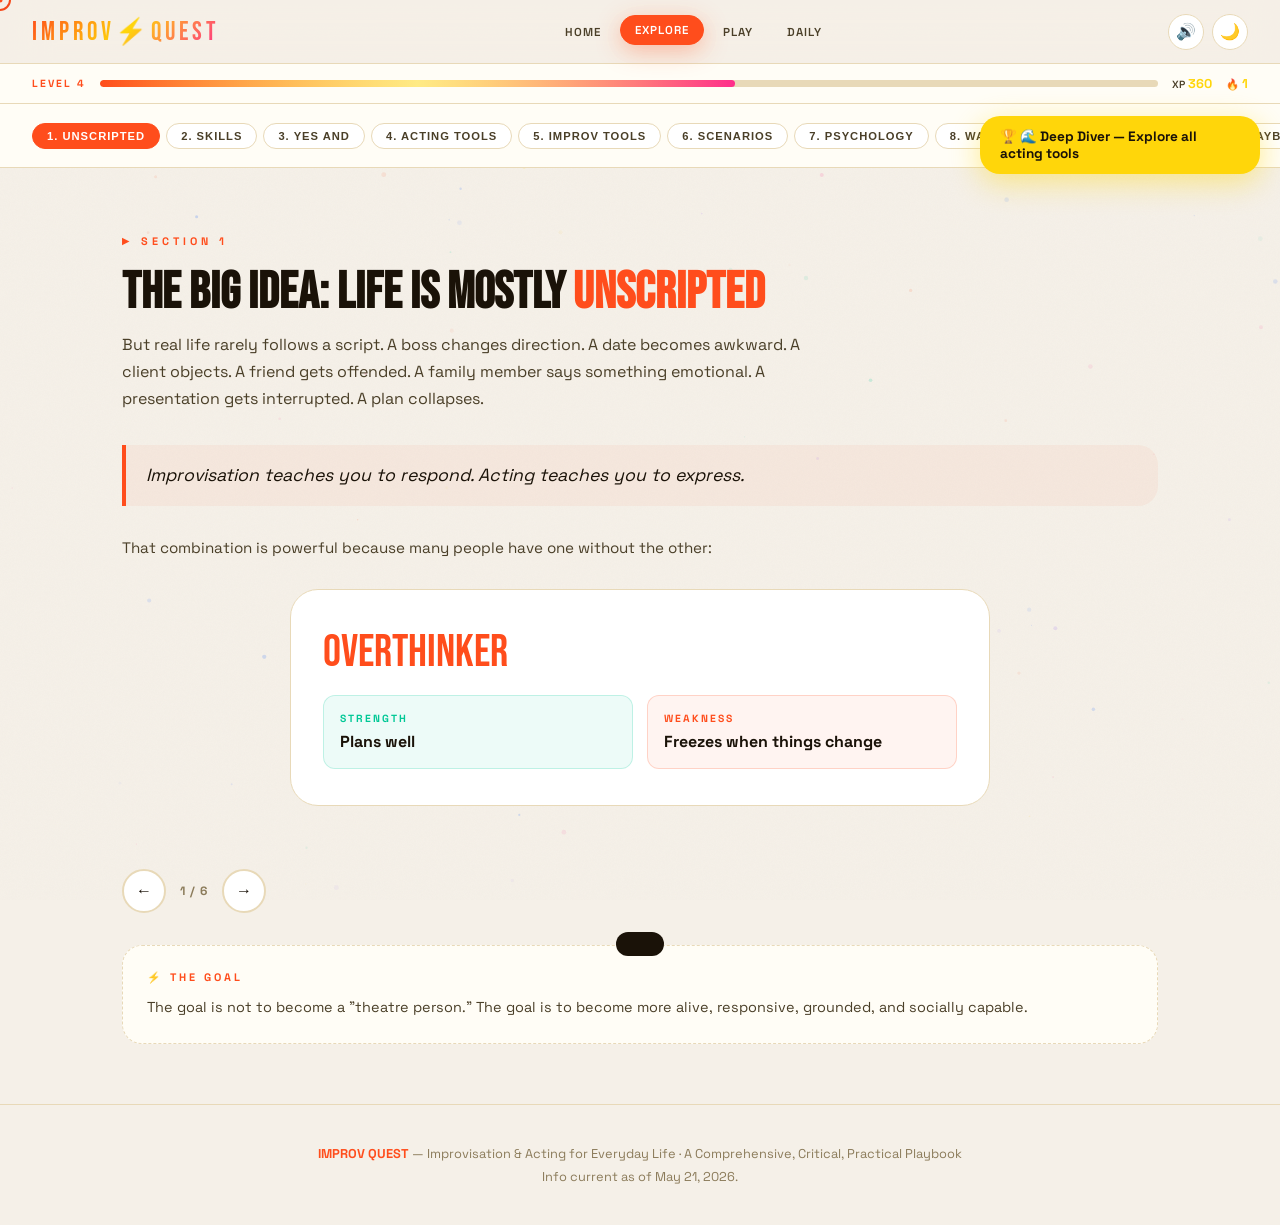
<file: explore.html>
<!DOCTYPE html>
<html lang="en" data-theme="light">
<head>
<meta charset="UTF-8">
<meta name="viewport" content="width=device-width, initial-scale=1.0, viewport-fit=cover">
<meta name="description" content="Explore the complete Improvisation & Acting for Everyday Life playbook — all 20 sections.">
<title>EXPLORE — Improv Quest</title>
<link rel="preconnect" href="https://fonts.googleapis.com">
<link href="https://fonts.googleapis.com/css2?family=Bebas+Neue&family=Space+Grotesk:wght@300;400;500;600;700&family=Bricolage+Grotesque:opsz,wght@12..96,400;12..96,600;12..96,800&family=Syne:wght@700;800&display=swap" rel="stylesheet">
<link rel="stylesheet" href="css/style.css">
<style>
/* EXPLORE PAGE */
.chapter-nav {
  display: flex; gap: 6px; flex-wrap: nowrap;
  padding: 16px 32px;
  background: var(--bg2);
  border-bottom: 1px solid var(--card-border);
  position: sticky; top: calc(var(--nav-h) + var(--xp-h));
  z-index: 100; overflow-x: auto;
  scrollbar-width: none;
  -webkit-overflow-scrolling: touch;
}
.chapter-nav::-webkit-scrollbar { display: none; }
.chap-btn {
  flex-shrink: 0;
  padding: 6px 14px; border-radius: 9999px;
  font-size: 0.7rem; font-weight: 700; letter-spacing: 1px; text-transform: uppercase;
  background: var(--card-bg); border: 1.5px solid var(--card-border); color: var(--text2);
  cursor: pointer; transition: all 0.2s; white-space: nowrap;
}
.chap-btn:hover, .chap-btn.active {
  background: var(--a1); border-color: var(--a1); color: white;
}

.chapter-panel {
  display: none;
  padding: 60px 32px;
  max-width: 1100px; margin: 0 auto;
  animation: panelIn 0.4s cubic-bezier(0.16,1,0.3,1);
}
.chapter-panel.visible { display: block; }
@keyframes panelIn { from { opacity: 0; transform: translateY(18px); } to { opacity: 1; transform: none; } }

/* SCENARIO CARD */
.scenario-card {
  background: var(--card-bg);
  border: 1.5px solid var(--card-border);
  border-radius: 24px; padding: 36px 32px;
  width: 100%;
  transition: all 0.3s;
}
.scenario-card:hover { transform: translateY(-4px); box-shadow: 0 20px 60px rgba(0,0,0,0.1); }
.scenario-num {
  font-family: 'Bebas Neue', sans-serif;
  font-size: 0.9rem; letter-spacing: 3px; color: var(--a1);
  margin-bottom: 8px;
}
.scenario-title { font-family: 'Bebas Neue', sans-serif; font-size: 2.2rem; margin-bottom: 16px; }

.good-bad-grid {
  display: grid; grid-template-columns: 1fr 1fr; gap: 16px; margin-bottom: 20px;
}
.good-card, .bad-card {
  border-radius: 16px; padding: 18px 20px;
}
.bad-card  { background: rgba(255,77,28,0.07); border: 1.5px solid rgba(255,77,28,0.2); }
.good-card { background: rgba(0,200,150,0.07); border: 1.5px solid rgba(0,200,150,0.2); }
.good-bad-label {
  font-size: 0.65rem; font-weight: 700; letter-spacing: 3px; text-transform: uppercase;
  margin-bottom: 8px;
}
.bad-card  .good-bad-label { color: var(--a1); }
.good-card .good-bad-label { color: var(--a4); }
.good-bad-body { font-size: 0.9rem; line-height: 1.5; color: var(--text2); }

.script-list { list-style: none; margin-top: 16px; }
.script-item {
  display: flex; align-items: flex-start; gap: 10px;
  padding: 10px 14px; border-radius: 10px;
  background: rgba(0,87,255,0.05); margin-bottom: 8px;
  font-size: 0.9rem; line-height: 1.5; color: var(--text);
  font-style: italic;
  border-left: 3px solid var(--a3);
}

/* WARNING CARD */
.warning-card {
  background: var(--card-bg);
  border: 2px solid var(--card-border);
  border-radius: 20px; padding: 28px 28px;
  position: relative; overflow: hidden;
}
.warning-card::before {
  content: '⚠️';
  position: absolute; font-size: 6rem; opacity: 0.05;
  top: -10px; right: 10px; line-height: 1;
}
.warning-card h3 { color: var(--a1); margin-bottom: 12px; font-size: 1.1rem; }

/* BOOK CARD */
.book-card {
  background: var(--card-bg);
  border: 1.5px solid var(--card-border);
  border-radius: 16px; padding: 20px 22px;
  display: flex; gap: 14px; align-items: flex-start;
  transition: all 0.2s;
}
.book-card:hover { transform: translateY(-3px); box-shadow: 0 12px 40px rgba(0,0,0,0.08); border-color: var(--a1); }
.book-spine {
  width: 10px; flex-shrink: 0;
  align-self: stretch;
  border-radius: 3px;
}
.book-info { flex: 1; min-width: 0; }
.book-title { font-weight: 800; font-size: 0.95rem; margin-bottom: 4px; color: var(--text); }
.book-author { font-size: 0.8rem; color: var(--text2); }

/* ACCORDION heading */
.acc-section-title {
  font-family: 'Bebas Neue', sans-serif;
  font-size: clamp(28px, 4vw, 56px);
  margin-bottom: 8px;
}
</style>
</head>
<body>

<div id="cursor"></div>
<div id="cursor-dot"></div>
<canvas id="particle-canvas" aria-hidden="true"></canvas>

<nav role="navigation" aria-label="Main navigation">
  <a href="index.html" class="nav-logo">IMPROV⚡QUEST</a>
  <div class="nav-links">
    <a href="index.html"   class="nav-link">Home</a>
    <a href="explore.html" class="nav-link active" aria-current="page">Explore</a>
    <a href="play.html"    class="nav-link">Play</a>
    <a href="daily.html"   class="nav-link">Daily</a>
  </div>
  <div class="nav-controls">
    <button id="sound-toggle" class="nav-icon-btn" title="Toggle sound" aria-label="Toggle sound">🔊</button>
    <button id="dark-toggle"  class="nav-icon-btn" title="Toggle dark mode" aria-label="Toggle dark mode">🌙</button>
  </div>
</nav>

<div id="xp-bar-container" role="status">
  <span class="xp-label">Level <span id="xp-level">1</span></span>
  <div id="xp-track" role="progressbar" aria-valuenow="0" aria-valuemin="0" aria-valuemax="100"><div id="xp-fill"></div></div>
  <div class="xp-stats">
    <span class="xp-stat">XP <span id="xp-total">0</span></span>
    <span class="xp-stat">🔥 <span id="xp-streak">0</span></span>
  </div>
</div>

<div id="achievement-pop" role="alert" aria-live="polite"></div>
<div id="toast" class="toast" role="status" aria-live="polite"></div>

<main class="page-body">

<!-- CHAPTER NAV -->
<nav class="chapter-nav" aria-label="Chapter navigation" id="chapter-nav">
  <!-- JS fills -->
</nav>

<!-- PANELS -->
<div id="panels-container"></div>

</main>

<footer>
  <p><strong>IMPROV QUEST</strong> — Improvisation &amp; Acting for Everyday Life · A Comprehensive, Critical, Practical Playbook</p>
  <p style="margin-top:6px;">Info current as of May 21, 2026.</p>
</footer>

<script src="js/content.js"></script>
<script src="js/engine.js"></script>
<script>
// ── CHAPTER CONFIG ─────────────────────────────────────────
const CHAPTERS = [
  { id: 'ch1',   label: '1. Unscripted',   build: buildCh1   },
  { id: 'ch2',   label: '2. Skills',        build: buildCh2   },
  { id: 'ch3',   label: '3. Yes And',       build: buildCh3   },
  { id: 'ch4',   label: '4. Acting Tools',  build: buildCh4   },
  { id: 'ch5',   label: '5. Improv Tools',  build: buildCh5   },
  { id: 'ch6',   label: '6. Scenarios',     build: buildCh6   },
  { id: 'ch7',   label: '7. Psychology',    build: buildCh7   },
  { id: 'ch8',   label: '8. Warnings',      build: buildCh8   },
  { id: 'ch9',   label: '9. Practice Sys',  build: buildCh9   },
  { id: 'ch10',  label: '10. Playbook',     build: buildCh10  },
  { id: 'ch11',  label: '11. 30-Day Plan',  build: buildCh11  },
  { id: 'ch12',  label: '12. Exercises',    build: buildCh12  },
  { id: 'ch13',  label: '13. By Type',      build: buildCh13  },
  { id: 'ch14',  label: '14. Authenticity', build: buildCh14  },
  { id: 'ch15',  label: '15. Study',        build: buildCh15  },
  { id: 'ch16',  label: '16. Books',        build: buildCh16  },
  { id: 'ch18',  label: '18. Principles',   build: buildCh18  },
  { id: 'ch19',  label: '19. Weekly',       build: buildCh19  },
  { id: 'ch20',  label: '20. Bottom Line',  build: buildCh20  }
];

// ── HELPERS ────────────────────────────────────────────────
const h = (tag, attrs, inner) => {
  const el = document.createElement(tag);
  if (attrs) Object.entries(attrs).forEach(([k,v]) => { if (k==='class') el.className=v; else if (k==='style') el.style.cssText=v; else el.setAttribute(k,v); });
  if (inner !== undefined) el.innerHTML = inner;
  return el;
};
const colorVar = { red:'a1', blue:'a3', green:'a4', yellow:'a2', pink:'a5', orange:'a7', purple:'a6' };

// ── CAROUSEL BUILDER ───────────────────────────────────────
const buildCarousel = (id, slides, minH = '200px') => {
  const wrap = h('div', { class: 'carousel-wrap', id });
  const track = h('div', { class: 'carousel-track', style: `min-height:${minH}` });
  slides.forEach(el => track.appendChild(el));
  const nav = document.createElement('div');
  nav.className = 'carousel-nav';
  nav.innerHTML = `<button class="carousel-prev" aria-label="Previous">←</button><span class="carousel-counter">1 / ${slides.length}</span><button class="carousel-next" aria-label="Next">→</button>`;
  wrap.appendChild(track);
  wrap.appendChild(nav);
  return wrap;
};

const makeSlide = (html) => { const d = document.createElement('div'); d.innerHTML = html; return d; };

// ── CHAPTER BUILDERS ──────────────────────────────────────
function buildCh1(panel) {
  const s = C.section1;
  panel.innerHTML = `
    <div class="section-label">Section 1</div>
    <h2 class="acc-section-title">The Big Idea: Life is Mostly <span style="color:var(--a1)">Unscripted</span></h2>
    <p style="font-size:1rem;line-height:1.7;color:var(--text2);max-width:720px;margin-bottom:32px;">${s.body}</p>
    <blockquote style="font-size:1.1rem;margin-bottom:32px;">${s.keyLine}</blockquote>
    <p style="font-size:0.95rem;color:var(--text2);margin-bottom:32px;">${s.contrastBody}</p>`;

  // Table carousel
  const slides = s.table.map(row => makeSlide(`
    <div class="card" style="max-width:700px;margin:0 auto;padding:36px 32px;">
      <div style="font-family:'Bebas Neue',sans-serif;font-size:2.8rem;color:var(--a1);margin-bottom:16px;">${row.person}</div>
      <div style="display:grid;grid-template-columns:1fr 1fr;gap:14px;">
        <div style="background:rgba(0,200,150,0.07);border:1.5px solid rgba(0,200,150,0.2);border-radius:12px;padding:16px;">
          <div style="font-size:0.65rem;font-weight:700;text-transform:uppercase;letter-spacing:2px;color:var(--a4);margin-bottom:6px;">Strength</div>
          <div style="font-weight:700;font-size:1rem;">${row.strength}</div>
        </div>
        <div style="background:rgba(255,77,28,0.06);border:1.5px solid rgba(255,77,28,0.2);border-radius:12px;padding:16px;">
          <div style="font-size:0.65rem;font-weight:700;text-transform:uppercase;letter-spacing:2px;color:var(--a1);margin-bottom:6px;">Weakness</div>
          <div style="font-weight:700;font-size:1rem;">${row.weakness}</div>
        </div>
      </div>
    </div>`));
  const carousel = buildCarousel('ch1-carousel', slides, '260px');
  panel.appendChild(carousel);
  setTimeout(() => Engine.initCarousel(carousel), 50);

  const goalDiv = h('div', { class: 'drill-box', style: 'margin-top:32px;' }, `<h4>The Goal</h4><p>${s.goal}</p>`);
  panel.appendChild(goalDiv);

  Engine.progress.markRead('section-1');
}

function buildCh2(panel) {
  panel.innerHTML = `
    <div class="section-label">Section 2</div>
    <h2 class="acc-section-title">The Core Skills Improv &amp; Acting <span style="color:var(--a1)">Develop</span></h2>
    <p style="font-size:1rem;line-height:1.7;color:var(--text2);max-width:720px;margin-bottom:32px;">Six foundational capacities trained by improvisation and acting practice.</p>`;

  const slides = C.skills.map(skill => {
    const cv = colorVar[skill.color] || 'a1';
    return makeSlide(`
      <div class="card card--${skill.color}" style="max-width:800px;margin:0 auto;padding:40px 36px;position:relative;">
        <div class="card-accent-line"></div>
        <div style="font-size:3rem;margin-bottom:16px;">${skill.icon}</div>
        <span class="badge badge-${skill.color}" style="margin-bottom:12px;">${skill.num}</span>
        <h3 style="font-size:clamp(24px,3vw,36px);margin-bottom:16px;">${skill.title}</h3>
        <p style="font-size:0.95rem;line-height:1.7;color:var(--text2);margin-bottom:16px;">${skill.body}</p>
        ${skill.keyPrinciple ? `<blockquote>${skill.keyPrinciple}</blockquote>` : ''}
        ${skill.lifeProblems ? `
          <p style="font-size:0.72rem;font-weight:700;text-transform:uppercase;letter-spacing:2px;color:var(--${cv});margin:16px 0 8px;">In daily life, lack of this looks like:</p>
          <ul style="padding-left:18px;">${skill.lifeProblems.map(p=>`<li style="font-size:0.88rem;color:var(--text2);line-height:1.7;margin-bottom:4px;">${p}</li>`).join('')}</ul>
        ` : ''}
        ${skill.evidence ? `<p style="font-size:0.85rem;font-style:italic;color:var(--text2);margin-top:16px;line-height:1.6;border-left:3px solid var(--${cv});padding-left:14px;">${skill.evidence}</p>` : ''}
        ${skill.drill ? `
          <div class="drill-box" style="margin-top:20px;">
            <h4>${skill.drill.title}</h4>
            <p>${skill.drill.body || ''}</p>
            ${skill.drill.steps ? `<ol style="padding-left:18px;margin-top:8px;">${skill.drill.steps.map(s=>`<li style="font-size:0.88rem;color:var(--text2);margin-bottom:6px;">${s}</li>`).join('')}</ol>` : ''}
            ${skill.drill.tones ? `<div style="margin-top:8px;display:flex;flex-wrap:wrap;gap:6px;">${skill.drill.tones.map(t=>`<span class="badge badge-${skill.color}">${t}</span>`).join('')}</div>` : ''}
            ${skill.drill.example ? `
              <div style="margin-top:12px;background:var(--bg);border-radius:10px;padding:14px;">
                <p style="font-size:0.85rem;margin-bottom:6px;font-style:italic;">A: ${skill.drill.example.personA}</p>
                <p style="font-size:0.85rem;color:var(--a1);margin-bottom:4px;">✗ ${skill.drill.example.weak}</p>
                <p style="font-size:0.85rem;color:var(--a4);">✓ ${skill.drill.example.better}</p>
              </div>` : ''}
            ${skill.drill.sentence ? `
              <p style="font-size:0.9rem;font-style:italic;margin-top:8px;color:var(--text);">Say: <strong>"${skill.drill.sentence}"</strong></p>
              <div style="display:flex;flex-wrap:wrap;gap:6px;margin-top:8px;">${skill.drill.tones ? skill.drill.tones.map(t=>`<span class="badge badge-${skill.color}">${t}</span>`).join('') : ''}</div>` : ''}
            ${skill.drill.note ? `<p style="margin-top:10px;font-style:italic;font-size:0.83rem;color:var(--text3);">${skill.drill.note}</p>` : ''}
          </div>` : ''}
        ${skill.uses ? `
          <div style="margin-top:20px;">
            <p style="font-size:0.7rem;font-weight:700;text-transform:uppercase;letter-spacing:2px;color:var(--text3);margin-bottom:8px;">Everyday Uses</p>
            <div class="pill-list">${skill.uses.map(u=>`<span class="pill-item">${u}</span>`).join('')}</div>
          </div>` : ''}
      </div>`);
  });
  const carousel = buildCarousel('ch2-carousel', slides, '500px');
  panel.appendChild(carousel);
  setTimeout(() => Engine.initCarousel(carousel), 50);
  Engine.progress.markRead('skills');
}

function buildCh3(panel) {
  const y = C.yesAnd;
  panel.innerHTML = `
    <div class="section-label">Section 3</div>
    <h2 class="acc-section-title">The "Yes, And" Principle — <span style="color:var(--a4)">Properly Understood</span></h2>
    <p style="font-size:0.95rem;color:var(--text2);line-height:1.7;margin-bottom:20px;">${y.misconceptions}</p>
    <div style="display:grid;grid-template-columns:1fr 1fr;gap:20px;margin-bottom:32px;">
      <div style="background:rgba(255,77,28,0.06);border:1.5px solid rgba(255,77,28,0.2);border-radius:16px;padding:24px;">
        <p style="font-size:0.68rem;font-weight:700;text-transform:uppercase;letter-spacing:2px;color:var(--a1);margin-bottom:12px;">It Does NOT Mean</p>
        <ul style="padding-left:16px;">${y.itDoesNotMean.map(m=>`<li style="font-size:0.88rem;color:var(--text2);margin-bottom:6px;line-height:1.5;">${m}</li>`).join('')}</ul>
      </div>
      <div style="background:rgba(0,200,150,0.06);border:1.5px solid rgba(0,200,150,0.2);border-radius:16px;padding:24px;">
        <p style="font-size:0.68rem;font-weight:700;text-transform:uppercase;letter-spacing:2px;color:var(--a4);margin-bottom:12px;">It Means</p>
        <p style="font-size:1rem;font-weight:700;color:var(--text);line-height:1.5;">${y.itMeans}</p>
        <p style="font-size:0.85rem;color:var(--text2);margin-top:10px;font-style:italic;">${y.note}</p>
      </div>
    </div>`;

  const slides = y.examples.map(ex => makeSlide(`
    <div class="card" style="max-width:700px;margin:0 auto;padding:36px;">
      <span class="badge badge-blue" style="margin-bottom:16px;">${ex.label}</span>
      <p style="font-size:0.9rem;color:var(--text2);margin-bottom:20px;font-style:italic;">${ex.context}</p>
      <div style="display:flex;flex-direction:column;gap:14px;">
        <div class="bad-card good-bad-grid" style="grid-template-columns:1fr;">
          <p class="good-bad-label">Blocking Response</p>
          <p class="good-bad-body">${ex.blocking}</p>
        </div>
        <div class="good-card good-bad-grid" style="grid-template-columns:1fr;">
          <p class="good-bad-label">"Yes, And" Response</p>
          <p class="good-bad-body">${ex.yesAnd}</p>
        </div>
      </div>
    </div>`));
  const carousel = buildCarousel('ch3-carousel', slides, '280px');
  panel.appendChild(carousel);
  setTimeout(() => Engine.initCarousel(carousel), 50);

  const adv = y.advanced;
  const advDiv = h('div', { class: 'drill-box', style: 'margin-top:32px;' });
  advDiv.innerHTML = `
    <h4>${adv.title}</h4>
    <p>${adv.intro}</p>
    <div style="display:grid;grid-template-columns:repeat(2,1fr);gap:12px;margin:14px 0;">
      ${adv.steps.map((s,i)=>`
        <div style="background:var(--card-bg);border:1.5px solid var(--card-border);border-radius:12px;padding:14px 16px;">
          <div style="font-family:'Bebas Neue',sans-serif;font-size:1.6rem;color:var(--a1);margin-bottom:4px;">${s.key}</div>
          <p style="font-size:0.85rem;color:var(--text2);">${s.desc}</p>
        </div>`).join('')}
    </div>
    <blockquote style="margin-top:16px;">${adv.example}</blockquote>
    <p style="font-style:italic;font-size:0.85rem;color:var(--text3);margin-top:8px;">${adv.note}</p>`;
  panel.appendChild(advDiv);
  Engine.progress.markRead('yes-and');
}

function buildCh4(panel) {
  panel.innerHTML = `
    <div class="section-label">Section 4</div>
    <h2 class="acc-section-title">Acting Tools for <span style="color:var(--a3)">Everyday Life</span></h2>
    <p style="font-size:0.95rem;color:var(--text2);margin-bottom:32px;">Five performance-derived tools that transform how you understand and navigate real interactions.</p>`;

  const slides = C.actingTools.map(tool => {
    const cv = colorVar[tool.color] || 'a1';
    return makeSlide(`
      <div class="card card--${tool.color}" style="max-width:800px;margin:0 auto;padding:40px 36px;position:relative;">
        <div class="card-accent-line"></div>
        <div style="font-size:3rem;margin-bottom:12px;">${tool.icon}</div>
        <span class="badge badge-${tool.color}" style="margin-bottom:12px;">${tool.num}</span>
        <h3 style="font-size:clamp(22px,3vw,34px);margin-bottom:16px;">${tool.title}</h3>
        <p style="font-size:0.95rem;line-height:1.7;color:var(--text2);margin-bottom:16px;">${tool.body || tool.question || ''}</p>
        ${tool.wants ? `<div class="pill-list" style="margin-bottom:20px;">${tool.wants.map(w=>`<span class="pill-item">${w}</span>`).join('')}</div>` : ''}
        ${tool.question && tool.body ? `<blockquote style="margin-bottom:20px;">${tool.question}</blockquote>` : ''}
        ${tool.table ? `
          <div class="table-wrap">
            <table>
              <thead><tr>${Object.keys(tool.table[0]).map(k=>`<th>${k}</th>`).join('')}</tr></thead>
              <tbody>${tool.table.map(r=>`<tr>${Object.values(r).map(v=>`<td>${v}</td>`).join('')}</tr>`).join('')}</tbody>
            </table>
          </div>` : ''}
        ${tool.high ? `
          <div style="display:grid;grid-template-columns:1fr 1fr;gap:16px;margin-top:20px;">
            <div style="background:rgba(0,200,150,0.06);border:1.5px solid rgba(0,200,150,0.2);border-radius:14px;padding:18px;">
              <p style="font-size:0.68rem;font-weight:700;text-transform:uppercase;letter-spacing:2px;color:var(--a4);margin-bottom:10px;">High-Status</p>
              <ul style="padding-left:16px;">${tool.high.map(i=>`<li style="font-size:0.85rem;color:var(--text2);margin-bottom:4px;">${i}</li>`).join('')}</ul>
            </div>
            <div style="background:rgba(255,77,28,0.06);border:1.5px solid rgba(255,77,28,0.2);border-radius:14px;padding:18px;">
              <p style="font-size:0.68rem;font-weight:700;text-transform:uppercase;letter-spacing:2px;color:var(--a1);margin-bottom:10px;">Low-Status</p>
              <ul style="padding-left:16px;">${tool.low.map(i=>`<li style="font-size:0.85rem;color:var(--text2);margin-bottom:4px;">${i}</li>`).join('')}</ul>
            </div>
          </div>` : ''}
        ${tool.questions ? `
          <div class="drill-box" style="margin-top:20px;">
            <h4>Ask Before Reacting</h4>
            <ol style="padding-left:18px;">${tool.questions.map(q=>`<li style="font-size:0.88rem;color:var(--text2);margin-bottom:6px;">${q}</li>`).join('')}</ol>
          </div>` : ''}
        ${tool.drill ? `
          <div class="drill-box" style="margin-top:20px;">
            <h4>${tool.drill.title}</h4>
            <p>${tool.drill.body}</p>
            ${tool.drill.options ? `<div class="pill-list">${tool.drill.options.map(o=>`<span class="pill-item">${o}</span>`).join('')}</div>` : ''}
            ${tool.drill.note ? `<p style="margin-top:8px;font-style:italic;font-size:0.83rem;color:var(--text3);">${tool.drill.note}</p>` : ''}
          </div>` : ''}
        ${tool.note ? `<p style="font-style:italic;font-size:0.85rem;color:var(--text2);margin-top:12px;">${tool.note}</p>` : ''}
      </div>`);
  });
  const carousel = buildCarousel('ch4-carousel', slides, '560px');
  panel.appendChild(carousel);
  setTimeout(() => Engine.initCarousel(carousel), 50);
  Engine.progress.markRead('acting-tools');
}

function buildCh5(panel) {
  panel.innerHTML = `
    <div class="section-label">Section 5</div>
    <h2 class="acc-section-title">Improv Tools for <span style="color:var(--a5)">Everyday Life</span></h2>
    <p style="font-size:0.95rem;color:var(--text2);margin-bottom:32px;">Four direct improv principles applied to real-world situations.</p>`;

  const slides = C.improvTools.map(tool => {
    const cv = colorVar[tool.color] || 'a1';
    return makeSlide(`
      <div class="card card--${tool.color}" style="max-width:800px;margin:0 auto;padding:40px 36px;position:relative;">
        <div class="card-accent-line"></div>
        <div style="font-size:3rem;margin-bottom:12px;">${tool.icon}</div>
        <span class="badge badge-${tool.color}" style="margin-bottom:12px;">${tool.num}</span>
        <h3 style="font-size:clamp(22px,3vw,34px);margin-bottom:14px;">${tool.title}</h3>
        <p style="font-size:0.95rem;color:var(--text2);line-height:1.7;margin-bottom:16px;">${tool.body}</p>
        ${tool.denials ? `
          <div style="margin-bottom:16px;">
            <p style="font-size:0.72rem;font-weight:700;text-transform:uppercase;letter-spacing:2px;color:var(--a1);margin-bottom:8px;">Common Denials</p>
            ${tool.denials.map(d=>`<div style="padding:8px 14px;border-left:3px solid var(--a1);background:rgba(255,77,28,0.05);border-radius:0 8px 8px 0;font-size:0.88rem;color:var(--text2);margin-bottom:6px;">${d}</div>`).join('')}
          </div>` : ''}
        ${tool.clarification ? `<p style="font-size:0.9rem;color:var(--text2);line-height:1.6;margin-bottom:12px;">${tool.clarification}</p>` : ''}
        ${tool.better ? `<blockquote>${tool.better}</blockquote>` : ''}
        ${tool.note ? `<p style="font-style:italic;font-size:0.85rem;color:var(--text3);margin-top:12px;">${tool.note}</p>` : ''}
        ${tool.reframe ? `
          <div style="display:grid;grid-template-columns:1fr 1fr;gap:14px;margin-top:16px;">
            <div class="bad-card good-bad-grid" style="grid-template-columns:1fr;"><p class="good-bad-label">Fixed Mindset</p><p class="good-bad-body">${tool.reframe.bad}</p></div>
            <div class="good-card good-bad-grid" style="grid-template-columns:1fr;"><p class="good-bad-label">Growth Mindset</p><p class="good-bad-body">${tool.reframe.good}</p></div>
          </div>` : ''}
        ${tool.table ? `
          <div class="table-wrap" style="margin-top:16px;">
            <table>
              <thead><tr>${Object.keys(tool.table[0]).map(k=>`<th>${k}</th>`).join('')}</tr></thead>
              <tbody>${tool.table.map(r=>`<tr>${Object.values(r).map(v=>`<td>${v}</td>`).join('')}</tr>`).join('')}</tbody>
            </table>
          </div>` : ''}
        ${tool.principle ? `<blockquote style="margin-top:16px;">${tool.principle}</blockquote>` : ''}
        ${tool.ways ? `<div class="pill-list">${tool.ways.map(w=>`<span class="pill-item">${w}</span>`).join('')}</div>` : ''}
      </div>`);
  });
  const carousel = buildCarousel('ch5-carousel', slides, '520px');
  panel.appendChild(carousel);
  setTimeout(() => Engine.initCarousel(carousel), 50);
  Engine.progress.markRead('improv-tools');
}

function buildCh6(panel) {
  panel.innerHTML = `
    <div class="section-label">Section 6</div>
    <h2 class="acc-section-title">Everyday Scenarios &amp; <span style="color:var(--a2)">How to Apply</span></h2>
    <p style="font-size:0.95rem;color:var(--text2);margin-bottom:32px;">Real-world contexts where improv and acting skills become immediately useful.</p>`;

  const slides = C.scenarios.map(sc => {
    const cv = colorVar[sc.color] || 'a1';
    return makeSlide(`
      <div class="card card--${sc.color}" style="max-width:800px;margin:0 auto;padding:40px 36px;position:relative;">
        <div class="card-accent-line"></div>
        <div style="font-size:2.8rem;margin-bottom:12px;">${sc.icon}</div>
        <span class="badge badge-${sc.color}" style="margin-bottom:10px;">${sc.num}</span>
        <h3 style="font-size:clamp(22px,3vw,36px);margin-bottom:14px;">${sc.title}</h3>
        <p style="font-size:0.95rem;color:var(--text2);line-height:1.7;margin-bottom:20px;">${sc.body || sc.insight || ''}</p>
        ${sc.oar ? `
          <div class="drill-box" style="margin-bottom:20px;">
            <h4>${sc.oar.title}</h4>
            ${sc.oar.steps.map(s=>`<div style="display:flex;gap:8px;margin-bottom:8px;"><span style="font-weight:800;color:var(--${cv});width:80px;flex-shrink:0;">${s.key}</span><span style="font-size:0.88rem;color:var(--text2);">${s.desc}</span></div>`).join('')}
            <blockquote style="margin-top:12px;">${sc.oar.example}</blockquote>
          </div>` : ''}
        ${sc.formula ? `
          <div style="margin-bottom:20px;">
            <p style="font-size:0.72rem;font-weight:700;text-transform:uppercase;letter-spacing:2px;color:var(--${cv});margin-bottom:10px;">${sc.formula.intro}</p>
            <div style="display:grid;grid-template-columns:repeat(auto-fill,minmax(130px,1fr));gap:10px;">
              ${sc.formula.steps.map((s,i)=>`
                <div style="background:var(--bg2);border:1.5px solid var(--card-border);border-radius:12px;padding:14px;text-align:center;">
                  <div style="font-family:'Bebas Neue',sans-serif;font-size:1.4rem;color:var(--${cv});">${s.key}</div>
                  <div style="font-size:0.78rem;color:var(--text2);margin-top:4px;">${s.desc}</div>
                </div>`).join('')}
            </div>
            <blockquote style="margin-top:16px;">${sc.formula.example}</blockquote>
          </div>` : ''}
        ${sc.meetingSkills ? `<div class="pill-list" style="margin-bottom:16px;">${sc.meetingSkills.map(s=>`<span class="pill-item">${s}</span>`).join('')}</div>` : ''}
        ${sc.phrases ? `
          <div style="margin-bottom:16px;">
            <p style="font-size:0.72rem;font-weight:700;text-transform:uppercase;letter-spacing:2px;color:var(--${cv});margin-bottom:8px;">Useful Phrases</p>
            ${sc.phrases.map(p=>`<div style="font-size:0.88rem;color:var(--text);padding:8px 14px;border-left:3px solid var(--${cv});background:rgba(0,87,255,0.04);border-radius:0 8px 8px 0;margin-bottom:6px;font-style:italic;">${p}</div>`).join('')}
          </div>` : ''}
        ${sc.drill ? `
          <div class="drill-box">
            <h4>${sc.drill.title}</h4>
            <p>${sc.drill.body}</p>
            ${sc.drill.steps ? `<ol style="padding-left:18px;margin-top:8px;">${sc.drill.steps.map(s=>`<li style="font-size:0.88rem;color:var(--text2);margin-bottom:6px;">${s}</li>`).join('')}</ol>` : ''}
            ${sc.drill.example && sc.drill.example.earlier ? `
              <p style="margin-top:10px;font-size:0.85rem;color:var(--text2);">Earlier in conversation: <em>${sc.drill.example.earlier}</em></p>
              <p style="font-size:0.85rem;color:var(--a4);">Later callback: <em>${sc.drill.example.later}</em></p>` : ''}
            ${sc.drill.note ? `<p style="margin-top:8px;font-style:italic;font-size:0.83rem;color:var(--text3);">${sc.drill.note}</p>` : ''}
          </div>` : ''}
        ${sc.principle ? `<blockquote style="margin-top:16px;">${sc.principle}</blockquote>` : ''}
      </div>`);
  });
  const carousel = buildCarousel('ch6-carousel', slides, '580px');
  panel.appendChild(carousel);
  setTimeout(() => Engine.initCarousel(carousel), 50);
  Engine.progress.markRead('scenarios');
}

function buildCh7(panel) {
  panel.innerHTML = `
    <div class="section-label">Section 7</div>
    <h2 class="acc-section-title">The Deeper Psychological <span style="color:var(--a6)">Benefits</span></h2>`;

  const slides = C.psychBenefits.map(b => makeSlide(`
    <div class="card card--${b.color}" style="max-width:800px;margin:0 auto;padding:40px 36px;position:relative;">
      <div class="card-accent-line"></div>
      <div style="font-size:3rem;margin-bottom:14px;">${b.icon}</div>
      <span class="badge badge-${b.color}" style="margin-bottom:12px;">${b.num}</span>
      <h3 style="font-size:clamp(22px,3vw,36px);margin-bottom:14px;">${b.title}</h3>
      <p style="font-size:0.95rem;color:var(--text2);line-height:1.7;margin-bottom:16px;">${b.body || b.how || ''}</p>
      ${b.lessons ? `<div class="pill-list">${b.lessons.map(l=>`<span class="pill-item">${l}</span>`).join('')}</div>` : ''}
      ${b.parts ? `<div class="pill-list">${b.parts.map(p=>`<span class="pill-item">${p}</span>`).join('')}</div>` : ''}
      ${b.traps ? `
        <div style="margin-top:20px;">
          <p style="font-size:0.72rem;font-weight:700;text-transform:uppercase;letter-spacing:2px;color:var(--a1);margin-bottom:8px;">Common Identity Traps</p>
          <div style="display:flex;flex-wrap:wrap;gap:8px;">${b.traps.map(t=>`<span style="padding:6px 14px;border-radius:9999px;font-size:0.8rem;font-weight:600;background:rgba(255,77,28,0.08);border:1.5px solid rgba(255,77,28,0.2);color:var(--a1);">${t}</span>`).join('')}</div>
        </div>` : ''}
      ${b.avoidances ? `
        <div style="margin-top:20px;">
          <p style="font-size:0.72rem;font-weight:700;text-transform:uppercase;letter-spacing:2px;color:var(--a1);margin-bottom:8px;">People avoid these — not from incapability, but from fear of humiliation:</p>
          <div class="pill-list">${b.avoidances.map(a=>`<span class="pill-item">${a}</span>`).join('')}</div>
        </div>` : ''}
      ${b.note ? `<p style="font-style:italic;font-size:0.85rem;color:var(--text3);margin-top:16px;">${b.note}</p>` : ''}
      ${b.benefit ? `<div class="drill-box" style="margin-top:16px;"><h4>Everyday Benefit</h4><p>${b.benefit}</p></div>` : ''}
    </div>`));
  const carousel = buildCarousel('ch7-carousel', slides, '500px');
  panel.appendChild(carousel);
  setTimeout(() => Engine.initCarousel(carousel), 50);
  Engine.progress.markRead('psychology');
}

function buildCh8(panel) {
  panel.innerHTML = `
    <div class="section-label">Section 8</div>
    <h2 class="acc-section-title">Critical Warnings: How It <span style="color:var(--a1)">Can Go Wrong</span></h2>
    <p style="font-size:0.95rem;color:var(--text2);margin-bottom:32px;">Important cautions for using improv and acting skills responsibly.</p>`;

  const slides = C.warnings.map(w => makeSlide(`
    <div class="warning-card" style="max-width:760px;margin:0 auto;">
      <div style="font-size:3rem;margin-bottom:14px;">${w.icon}</div>
      <span class="badge badge-${w.color}" style="margin-bottom:12px;">${w.num}</span>
      <h3 style="font-size:clamp(20px,3vw,32px);margin-bottom:14px;color:var(--a1);">${w.title}</h3>
      <p style="font-size:0.95rem;color:var(--text2);line-height:1.7;margin-bottom:16px;">${w.body}</p>
      ${w.signs ? `
        <p style="font-size:0.72rem;font-weight:700;text-transform:uppercase;letter-spacing:2px;color:var(--a1);margin-bottom:8px;">Signs:</p>
        <ul style="padding-left:18px;">${w.signs.map(s=>`<li style="font-size:0.88rem;color:var(--text2);margin-bottom:6px;">${s}</li>`).join('')}</ul>` : ''}
      ${w.correction ? `<div class="drill-box" style="margin-top:16px;"><h4>Correction</h4><p>${w.correction}</p></div>` : ''}
      ${w.sometimes ? `<ul style="padding-left:18px;margin-bottom:16px;">${w.sometimes.map(s=>`<li style="font-size:0.88rem;color:var(--text2);margin-bottom:6px;">${s}</li>`).join('')}</ul>` : ''}
      ${w.note ? `<blockquote>${w.note}</blockquote>` : ''}
      ${w.bad ? `
        <div style="display:grid;grid-template-columns:1fr 1fr;gap:14px;margin-top:16px;">
          <div class="bad-card good-bad-grid" style="grid-template-columns:1fr;"><p class="good-bad-label">Bad Use</p><p class="good-bad-body">${w.bad}</p></div>
          <div class="good-card good-bad-grid" style="grid-template-columns:1fr;"><p class="good-bad-label">Mature Use</p><p class="good-bad-body">${w.mature || ''}</p></div>
        </div>` : ''}
      ${w.badEnvironments ? `
        <div style="display:grid;grid-template-columns:1fr 1fr;gap:14px;margin-top:16px;">
          <div>
            <p style="font-size:0.68rem;font-weight:700;text-transform:uppercase;letter-spacing:2px;color:var(--a1);margin-bottom:8px;">Bad Environments:</p>
            <ul style="padding-left:16px;">${w.badEnvironments.map(e=>`<li style="font-size:0.85rem;color:var(--text2);margin-bottom:4px;">${e}</li>`).join('')}</ul>
          </div>
          <div>
            <p style="font-size:0.68px;font-weight:700;text-transform:uppercase;letter-spacing:2px;color:var(--a4);margin-bottom:8px;">Good Environment Has:</p>
            <ul style="padding-left:16px;">${w.goodEnvironment.map(e=>`<li style="font-size:0.85rem;color:var(--text2);margin-bottom:4px;">${e}</li>`).join('')}</ul>
          </div>
        </div>` : ''}
      ${w.mistakes ? `
        <div style="margin-top:16px;">
          <p style="font-size:0.68rem;font-weight:700;text-transform:uppercase;letter-spacing:2px;color:var(--a1);margin-bottom:8px;">Common Mistakes:</p>
          <ul style="padding-left:18px;">${w.mistakes.map(m=>`<li style="font-size:0.88rem;color:var(--text2);margin-bottom:4px;">${m}</li>`).join('')}</ul>
          ${w.rule ? `<blockquote style="margin-top:12px;">${w.rule}</blockquote>` : ''}
        </div>` : ''}
    </div>`));
  const carousel = buildCarousel('ch8-carousel', slides, '480px');
  panel.appendChild(carousel);
  setTimeout(() => Engine.initCarousel(carousel), 50);
  Engine.progress.markRead('warnings');
}

function buildCh9(panel) {
  panel.innerHTML = `
    <div class="section-label">Section 9</div>
    <h2 class="acc-section-title">The Complete Everyday <span style="color:var(--a4)">Practice System</span></h2>`;

  const slides = C.practiceSystem.levels.map(lvl => makeSlide(`
    <div class="card" style="max-width:800px;margin:0 auto;padding:40px 36px;">
      <div style="font-family:'Bebas Neue',sans-serif;font-size:5rem;color:var(--a1);line-height:1;margin-bottom:8px;">L${lvl.level}</div>
      <h3 style="font-size:clamp(20px,3vw,32px);margin-bottom:8px;">${lvl.title}</h3>
      <p style="font-size:0.9rem;color:var(--a1);font-weight:700;text-transform:uppercase;letter-spacing:1px;margin-bottom:20px;">Goal: ${lvl.goal}</p>
      ${lvl.drills ? `
        <div style="display:flex;flex-direction:column;gap:16px;">
          ${lvl.drills.map(d=>`
            <div class="drill-box">
              <h4>${d.title}</h4>
              <p>${d.body || ''}</p>
              ${d.steps ? `<ul style="margin-top:8px;padding-left:18px;">${d.steps.map(s=>`<li style="font-size:0.88rem;color:var(--text2);margin-bottom:4px;">${s}</li>`).join('')}</ul>` : ''}
              ${d.example ? `
                <div style="margin-top:10px;padding:12px;background:var(--card-bg);border-radius:10px;">
                  <p style="font-size:0.85rem;color:var(--a1);">Instead: <em>${d.example.instead}</em></p>
                  <p style="font-size:0.85rem;color:var(--a4);">Ask: <em>${d.example.ask}</em></p>
                </div>` : ''}
              ${d.note ? `<p style="font-style:italic;font-size:0.83rem;color:var(--text3);margin-top:8px;">${d.note}</p>` : ''}
              ${d.raise ? `
                <div style="display:grid;grid-template-columns:1fr 1fr;gap:10px;margin-top:10px;">
                  <div>
                    <p style="font-size:0.68rem;font-weight:700;text-transform:uppercase;letter-spacing:2px;color:var(--a4);margin-bottom:6px;">Raise Status</p>
                    <ul style="padding-left:14px;">${d.raise.map(r=>`<li style="font-size:0.83rem;color:var(--text2);margin-bottom:3px;">${r}</li>`).join('')}</ul>
                  </div>
                  <div>
                    <p style="font-size:0.68rem;font-weight:700;text-transform:uppercase;letter-spacing:2px;color:var(--a1);margin-bottom:6px;">Lower Status</p>
                    <ul style="padding-left:14px;">${d.lower.map(r=>`<li style="font-size:0.83rem;color:var(--text2);margin-bottom:3px;">${r}</li>`).join('')}</ul>
                  </div>
                </div>` : ''}
              ${d.objections ? `<div class="pill-list" style="margin-top:8px;">${d.objections.map(o=>`<span class="pill-item" style="font-style:italic;">${o}</span>`).join('')}</div>` : ''}
              ${d['example'] && d.example && !d.example.instead ? `<blockquote style="margin-top:10px;">${d.example}</blockquote>` : ''}
            </div>`).join('')}
        </div>` : ''}
      ${lvl.checklist ? `
        <div class="drill-box" style="margin-top:20px;">
          <h4>Pre-Performance Checklist</h4>
          <ol style="padding-left:18px;">${lvl.checklist.map(q=>`<li style="font-size:0.88rem;color:var(--text2);margin-bottom:6px;">${q}</li>`).join('')}</ol>
        </div>` : ''}
      ${lvl.contexts ? `<div class="pill-list" style="margin-top:16px;">${lvl.contexts.map(c=>`<span class="pill-item">${c}</span>`).join('')}</div>` : ''}
    </div>`));
  const carousel = buildCarousel('ch9-carousel', slides, '580px');
  panel.appendChild(carousel);
  setTimeout(() => Engine.initCarousel(carousel), 50);
  Engine.progress.markRead('practice');
}

function buildCh10(panel) {
  panel.innerHTML = `
    <div class="section-label">Section 10</div>
    <h2 class="acc-section-title">Scenario <span style="color:var(--a2)">Playbook</span></h2>
    <p style="font-size:0.95rem;color:var(--text2);margin-bottom:32px;">Six complete response scripts for common life situations.</p>`;

  const slides = C.scenarioPlaybook.map(sc => makeSlide(`
    <div class="scenario-card card--${sc.color}" style="max-width:760px;margin:0 auto;position:relative;">
      <div class="card-accent-line"></div>
      <div style="font-size:2.8rem;margin-bottom:10px;">${sc.icon}</div>
      <div class="scenario-num">${sc.num}</div>
      <h3 class="scenario-title">${sc.title}</h3>
      <div class="good-bad-grid">
        <div class="bad-card"><p class="good-bad-label">Bad Response</p><p class="good-bad-body">${sc.bad}</p></div>
        <div class="good-card"><p class="good-bad-label">Better Response</p><p class="good-bad-body">${sc.better}</p></div>
      </div>
      ${sc.selfScript ? `<blockquote>Script to self: ${sc.selfScript}</blockquote>` : ''}
      ${sc.scripts ? `
        <p style="font-size:0.72rem;font-weight:700;text-transform:uppercase;letter-spacing:2px;color:var(--a3);margin-bottom:8px;">Response Scripts</p>
        <ul class="script-list">${sc.scripts.map(s=>`<li class="script-item">"${s.replace(/^"|"$/g,'')}"</li>`).join('')}</ul>` : ''}
      ${sc.actions ? `<div class="pill-list">${sc.actions.map(a=>`<span class="pill-item">${a}</span>`).join('')}</div>` : ''}
      ${sc.elements ? `<div class="pill-list" style="margin-top:12px;">${sc.elements.map(e=>`<span class="pill-item">${e}</span>`).join('')}</div>` : ''}
      ${sc.practice ? `
        <div class="drill-box" style="margin-top:16px;">
          <h4>Practice</h4>
          <ol style="padding-left:18px;">${sc.practice.map(p=>`<li style="font-size:0.88rem;color:var(--text2);margin-bottom:4px;">${p}</li>`).join('')}</ol>
        </div>` : ''}
      ${sc.note ? `<p style="font-style:italic;font-size:0.85rem;color:var(--text3);margin-top:14px;">${sc.note}</p>` : ''}
    </div>`));
  const carousel = buildCarousel('ch10-carousel', slides, '520px');
  panel.appendChild(carousel);
  setTimeout(() => Engine.initCarousel(carousel), 50);
  Engine.progress.markRead('playbook');
}

function buildCh11(panel) {
  panel.innerHTML = `
    <div class="section-label">Section 11</div>
    <h2 class="acc-section-title">The 30-Day Improv &amp; Acting <span style="color:var(--a1)">Life Plan</span></h2>`;

  const slides = C.thirtyDayPlan.map(w => makeSlide(`
    <div class="card" style="max-width:760px;margin:0 auto;padding:40px;">
      <div style="font-family:'Bebas Neue',sans-serif;font-size:5rem;color:var(--a1);line-height:1;margin-bottom:8px;">W${w.week}</div>
      <h3 style="font-size:clamp(22px,3vw,36px);margin-bottom:16px;">${w.title}</h3>
      <blockquote style="margin-bottom:24px;">Focus: ${w.focus}</blockquote>
      <p style="font-size:0.72rem;font-weight:700;text-transform:uppercase;letter-spacing:2px;color:var(--a1);margin-bottom:10px;">Daily Practices</p>
      <ul style="padding-left:18px;">
        ${w.daily.map(d=>`<li style="font-size:0.92rem;color:var(--text2);margin-bottom:8px;line-height:1.5;">${d}</li>`).join('')}
      </ul>
    </div>`));
  const carousel = buildCarousel('ch11-carousel', slides, '400px');
  panel.appendChild(carousel);
  setTimeout(() => Engine.initCarousel(carousel), 50);
  Engine.progress.markRead('30-day-plan');
}

function buildCh12(panel) {
  panel.innerHTML = `
    <div class="section-label" id="drills">Section 12</div>
    <h2 class="acc-section-title">Exercises <span style="color:var(--a3)">Library</span></h2>
    <p style="font-size:0.95rem;color:var(--text2);margin-bottom:32px;">Solo and partner exercises for building your improv and acting range.</p>`;

  // Solo carousel
  const soloPanelTitle = h('h3', { style: 'font-size:1.3rem;margin:24px 0 16px;' }, `<span style="color:var(--a1)">Solo</span> Exercises`);
  panel.appendChild(soloPanelTitle);

  const soloSlides = C.exercises.solo.map(ex => makeSlide(`
    <div class="card" style="max-width:700px;margin:0 auto;padding:36px;">
      <div style="font-size:3rem;margin-bottom:14px;">${ex.icon}</div>
      <div style="font-family:'Bebas Neue',sans-serif;font-size:2.5rem;color:var(--a1);margin-bottom:4px;">#${ex.num}</div>
      <h4 style="font-size:1.4rem;font-weight:800;margin-bottom:14px;">${ex.title}</h4>
      <p style="font-size:0.95rem;color:var(--text2);line-height:1.7;margin-bottom:14px;">${ex.body || ''}</p>
      ${ex.script ? `<blockquote>${ex.script}</blockquote>` : ''}
      ${ex.characters ? `
        <div class="pill-list">${ex.characters.map(c=>`<span class="pill-item">${c}</span>`).join('')}</div>` : ''}
      <div class="drill-box" style="margin-top:16px;"><h4>Purpose</h4><p>${ex.goal}</p></div>
    </div>`));
  const soloCarousel = buildCarousel('ch12a-carousel', soloSlides, '340px');
  panel.appendChild(soloCarousel);
  setTimeout(() => Engine.initCarousel(soloCarousel), 50);

  // Partner carousel
  const partPanelTitle = h('h3', { style: 'font-size:1.3rem;margin:36px 0 16px;' }, `<span style="color:var(--a3)">Partner</span> Exercises`);
  panel.appendChild(partPanelTitle);

  const partSlides = C.exercises.partner.map(ex => makeSlide(`
    <div class="card" style="max-width:700px;margin:0 auto;padding:36px;">
      <div style="font-size:3rem;margin-bottom:14px;">${ex.icon}</div>
      <div style="font-family:'Bebas Neue',sans-serif;font-size:2.5rem;color:var(--a3);margin-bottom:4px;">#${ex.num}</div>
      <h4 style="font-size:1.4rem;font-weight:800;margin-bottom:14px;">${ex.title}</h4>
      <p style="font-size:0.95rem;color:var(--text2);line-height:1.7;margin-bottom:14px;">${ex.body || ''}</p>
      ${ex.instructions ? (Array.isArray(ex.instructions) ? `<ol style="padding-left:18px;">${ex.instructions.map(i=>`<li style="font-size:0.88rem;color:var(--text2);margin-bottom:6px;">${i}</li>`).join('')}</ol>` : `<p style="font-size:0.9rem;color:var(--text2);">${ex.instructions}</p>`) : ''}
      ${ex.objectives ? `<div class="pill-list" style="margin-top:12px;">${ex.objectives.map(o=>`<span class="pill-item">${o}</span>`).join('')}</div>` : ''}
      <div class="drill-box" style="margin-top:16px;"><h4>Purpose</h4><p>${ex.purpose}</p></div>
    </div>`));
  const partCarousel = buildCarousel('ch12b-carousel', partSlides, '340px');
  panel.appendChild(partCarousel);
  setTimeout(() => Engine.initCarousel(partCarousel), 50);
  Engine.progress.markRead('exercises');
}

function buildCh13(panel) {
  panel.innerHTML = `
    <div class="section-label">Section 13</div>
    <h2 class="acc-section-title">Application by <span style="color:var(--a5)">Personality Type</span></h2>`;

  const slides = C.personalityTypes.map(pt => makeSlide(`
    <div class="card card--${pt.color}" style="max-width:720px;margin:0 auto;padding:40px 36px;position:relative;">
      <div class="card-accent-line"></div>
      <div style="font-size:3rem;margin-bottom:14px;">${pt.icon}</div>
      <h3 style="font-size:clamp(22px,3vw,36px);margin-bottom:20px;">${pt.title}</h3>
      <div style="display:grid;grid-template-columns:1fr 1fr;gap:16px;margin-bottom:20px;">
        <div style="background:rgba(0,200,150,0.07);border:1.5px solid rgba(0,200,150,0.2);border-radius:14px;padding:18px;">
          <p style="font-size:0.68rem;font-weight:700;text-transform:uppercase;letter-spacing:2px;color:var(--a4);margin-bottom:10px;">Best Benefits</p>
          <ul style="padding-left:16px;">${pt.benefits.map(b=>`<li style="font-size:0.85rem;color:var(--text2);margin-bottom:4px;">${b}</li>`).join('')}</ul>
        </div>
        <div style="background:rgba(255,77,28,0.06);border:1.5px solid rgba(255,77,28,0.2);border-radius:14px;padding:18px;">
          <p style="font-size:0.68rem;font-weight:700;text-transform:uppercase;letter-spacing:2px;color:var(--a1);margin-bottom:10px;">Main Risk</p>
          <p style="font-size:0.88rem;color:var(--text2);">${pt.risk}</p>
        </div>
      </div>
      <div class="drill-box"><h4>Best Drill</h4><p>${pt.drill}</p></div>
    </div>`));
  const carousel = buildCarousel('ch13-carousel', slides, '420px');
  panel.appendChild(carousel);
  setTimeout(() => Engine.initCarousel(carousel), 50);
  Engine.progress.markRead('personality-types');
}

function buildCh14(panel) {
  const a = C.authenticityGuide;
  panel.innerHTML = `
    <div class="section-label">Section 14</div>
    <h2 class="acc-section-title">Acting vs Lying vs Masking vs <span style="color:var(--a4)">Authenticity</span></h2>
    <p style="font-size:0.95rem;color:var(--text2);margin-bottom:32px;">This distinction is important. Understanding where the line is between truthful expression and deception.</p>`;

  const concepts = [
    { title: 'Acting', color: 'blue',   def: a.acting.def,        extra: a.acting.examples,     type: 'list' },
    { title: 'Lying',  color: 'red',    def: a.lying.def,         extra: a.lying.examples,      type: 'list' },
    { title: 'Masking', color: 'yellow', def: a.masking.def,      extra: [a.masking.note],      type: 'list' },
    { title: 'Authenticity', color: 'green', def: a.authenticity.def, extra: [a.authenticity.question], type: 'quote' }
  ];

  const slides = concepts.map(c => makeSlide(`
    <div class="card card--${c.color}" style="max-width:720px;margin:0 auto;padding:40px 36px;position:relative;">
      <div class="card-accent-line"></div>
      <h3 style="font-family:'Bebas Neue',sans-serif;font-size:3.5rem;letter-spacing:2px;margin-bottom:16px;color:var(--${colorVar[c.color]||'a1'});">${c.title}</h3>
      <p style="font-size:1rem;font-weight:600;line-height:1.6;color:var(--text);margin-bottom:20px;">${c.def}</p>
      ${c.type === 'list' ? `
        <ul style="padding-left:18px;">${c.extra.map(e=>`<li style="font-size:0.9rem;color:var(--text2);margin-bottom:8px;line-height:1.5;">${e}</li>`).join('')}</ul>` : ''}
      ${c.type === 'quote' ? `<blockquote style="font-size:1.1rem;margin-top:8px;">${c.extra[0]}</blockquote>` : ''}
    </div>`));
  const carousel = buildCarousel('ch14-carousel', slides, '360px');
  panel.appendChild(carousel);
  setTimeout(() => Engine.initCarousel(carousel), 50);
  Engine.progress.markRead('authenticity');
}

function buildCh15(panel) {
  const sg = C.studyGuide;
  panel.innerHTML = `
    <div class="section-label">Section 15</div>
    <h2 class="acc-section-title">What to Study If You Want to <span style="color:var(--a6)">Go Deeper</span></h2>
    <div style="display:grid;grid-template-columns:repeat(auto-fit,minmax(280px,1fr));gap:24px;margin-top:24px;">
      <div class="card">
        <h3 style="color:var(--a1);margin-bottom:16px;">Improv Traditions</h3>
        ${sg.improv.map(t=>`<div style="margin-bottom:14px;"><div style="font-weight:800;font-size:0.95rem;">${t.name}</div><div style="font-size:0.85rem;color:var(--text2);">${t.focus}</div></div>`).join('')}
      </div>
      <div class="card">
        <h3 style="color:var(--a3);margin-bottom:16px;">Acting Approaches</h3>
        ${sg.acting.map(t=>`<div style="margin-bottom:14px;"><div style="font-weight:800;font-size:0.95rem;">${t.name}</div><div style="font-size:0.85rem;color:var(--text2);">${t.focus}</div></div>`).join('')}
      </div>
      <div class="card">
        <h3 style="color:var(--a4);margin-bottom:16px;">Adjacent Fields</h3>
        <div class="pill-list">${sg.adjacent.map(f=>`<span class="pill-item">${f}</span>`).join('')}</div>
      </div>
    </div>`;
  Engine.progress.markRead('study-guide');
}

function buildCh16(panel) {
  const bookCategories = [
    { key: 'acting',        label: 'Acting',        color: 'a1', spine: '#ff4d1c' },
    { key: 'improv',        label: 'Improvisation', color: 'a3', spine: '#0057ff' },
    { key: 'communication', label: 'Communication', color: 'a4', spine: '#00c896' }
  ];
  panel.innerHTML = `
    <div class="section-label">Section 16</div>
    <h2 class="acc-section-title">Best Books &amp; <span style="color:var(--a2)">Resources</span></h2>`;

  bookCategories.forEach(cat => {
    const catDiv = document.createElement('div');
    catDiv.style.cssText = 'margin-bottom:32px;';
    catDiv.innerHTML = `<h3 style="font-size:1.2rem;font-weight:800;color:var(--${cat.color});margin-bottom:16px;text-transform:uppercase;letter-spacing:2px;">${cat.label}</h3>`;
    const booksDiv = document.createElement('div');
    booksDiv.style.cssText = 'display:flex;flex-direction:column;gap:10px;';
    C.books[cat.key].forEach(book => {
      const bc = document.createElement('div');
      bc.className = 'book-card';
      bc.innerHTML = `
        <div class="book-spine" style="background:${cat.spine};"></div>
        <div class="book-info">
          <div class="book-title">${book.title}</div>
          <div class="book-author">${book.author}</div>
        </div>`;
      booksDiv.appendChild(bc);
    });
    catDiv.appendChild(booksDiv);
    panel.appendChild(catDiv);
  });
  Engine.achievements.unlock('book_worm');
  Engine.progress.markRead('books');
}

function buildCh18(panel) {
  panel.innerHTML = `
    <div class="section-label">Section 18</div>
    <h2 class="acc-section-title">The 7 Most Useful <span style="color:var(--a1)">Principles</span></h2>`;

  const slides = C.principles.map(p => makeSlide(`
    <div class="card" style="max-width:700px;margin:0 auto;padding:60px 48px;text-align:center;">
      <div style="font-family:'Bebas Neue',sans-serif;font-size:8rem;color:var(--a1);line-height:1;margin-bottom:8px;">${p.num}</div>
      <div style="font-size:3.5rem;margin-bottom:20px;">${p.icon}</div>
      <h3 style="font-family:'Bebas Neue',sans-serif;font-size:clamp(28px,5vw,52px);letter-spacing:1px;margin-bottom:16px;">${p.title}</h3>
      <p style="font-size:1.1rem;color:var(--text2);line-height:1.7;max-width:500px;margin:0 auto;">${p.body}</p>
    </div>`));
  const carousel = buildCarousel('ch18-carousel', slides, '440px');
  panel.appendChild(carousel);
  setTimeout(() => Engine.initCarousel(carousel), 50);
  Engine.achievements.unlock('principle_know');
  Engine.progress.markRead('principles');
}

function buildCh19(panel) {
  panel.innerHTML = `
    <div class="section-label">Section 19</div>
    <h2 class="acc-section-title">A Practical <span style="color:var(--a3)">Weekly Template</span></h2>
    <p style="font-size:0.95rem;color:var(--text2);margin-bottom:32px;">Seven daily practices for sustained growth.</p>`;

  const slides = C.weeklyTemplate.map(d => makeSlide(`
    <div class="card" style="max-width:700px;margin:0 auto;padding:48px 44px;text-align:center;">
      <div style="font-size:4rem;margin-bottom:16px;">${d.icon}</div>
      <div style="font-family:'Bebas Neue',sans-serif;font-size:clamp(32px,6vw,64px);letter-spacing:2px;color:var(--a1);margin-bottom:4px;">${d.day}</div>
      <div style="font-size:1rem;font-weight:800;text-transform:uppercase;letter-spacing:2px;color:var(--text2);margin-bottom:20px;">${d.title}</div>
      <p style="font-size:1rem;color:var(--text2);line-height:1.7;max-width:520px;margin:0 auto;">${d.focus}</p>
    </div>`));
  const carousel = buildCarousel('ch19-carousel', slides, '380px');
  panel.appendChild(carousel);
  setTimeout(() => Engine.initCarousel(carousel), 50);
  Engine.progress.markRead('weekly-template');
}

function buildCh20(panel) {
  panel.innerHTML = `
    <div class="section-label">Section 20</div>
    <h2 class="acc-section-title">The <span style="color:var(--a2)">Bottom Line</span></h2>
    <div class="qotd-card" style="margin-top:32px;margin-bottom:32px;">
      <p class="qotd-text">${C.bottomLine}</p>
    </div>
    <div style="display:grid;grid-template-columns:repeat(auto-fit,minmax(220px,1fr));gap:16px;">
      ${C.principles.map(p=>`
        <div class="card" style="text-align:center;padding:24px;">
          <div style="font-size:2rem;margin-bottom:8px;">${p.icon}</div>
          <div style="font-weight:800;font-size:0.9rem;margin-bottom:6px;">${p.title}</div>
          <div style="font-size:0.8rem;color:var(--text2);">${p.body}</div>
        </div>`).join('')}
    </div>
    <p style="font-size:0.8rem;color:var(--text3);margin-top:24px;line-height:1.6;">Info current as of May 21, 2026. Evidence for applied improv and acting is promising, especially in education, communication training, empathy, and uncertainty tolerance, but the field still has uneven study quality and should not be exaggerated into a cure-all.</p>`;
  Engine.progress.markRead('bottom-line');
}

// ── CHAPTER ROUTING ───────────────────────────────────────
function showChapter(id) {
  document.querySelectorAll('.chapter-panel').forEach(p => p.classList.remove('visible'));
  document.querySelectorAll('.chap-btn').forEach(b => b.classList.remove('active'));
  const panel = document.getElementById('panel-' + id);
  if (panel) {
    panel.classList.add('visible');
    panel.scrollIntoView({ behavior: 'smooth', block: 'start' });
  }
  const btn = document.getElementById('btn-' + id);
  if (btn) btn.classList.add('active');
  Engine.Sound.pop();
  Engine.progress.markRead(id);
}

// ── INIT ───────────────────────────────────────────────────
document.addEventListener('DOMContentLoaded', () => {
  Engine.init();

  const nav = document.getElementById('chapter-nav');
  const container = document.getElementById('panels-container');

  CHAPTERS.forEach((ch, idx) => {
    // Nav button
    const btn = document.createElement('button');
    btn.className = 'chap-btn' + (idx === 0 ? ' active' : '');
    btn.id = 'btn-' + ch.id;
    btn.textContent = ch.label;
    btn.addEventListener('click', () => showChapter(ch.id));
    nav.appendChild(btn);

    // Panel
    const panel = document.createElement('div');
    panel.className = 'chapter-panel' + (idx === 0 ? ' visible' : '');
    panel.id = 'panel-' + ch.id;
    container.appendChild(panel);
    ch.build(panel);
  });

  // Handle URL hash for drills section
  if (window.location.hash === '#drills') {
    showChapter('ch12');
  }

  // Check achievements
  const read = Object.keys(Engine.progress.getRead());
  if (['skills','acting-tools','improv-tools'].every(k => read.some(r => r.includes(k.split('-')[0])))) {
    Engine.achievements.unlock('all_skills');
    Engine.achievements.unlock('deep_dive');
  }
});
</script>
</body>
</html>
</file>
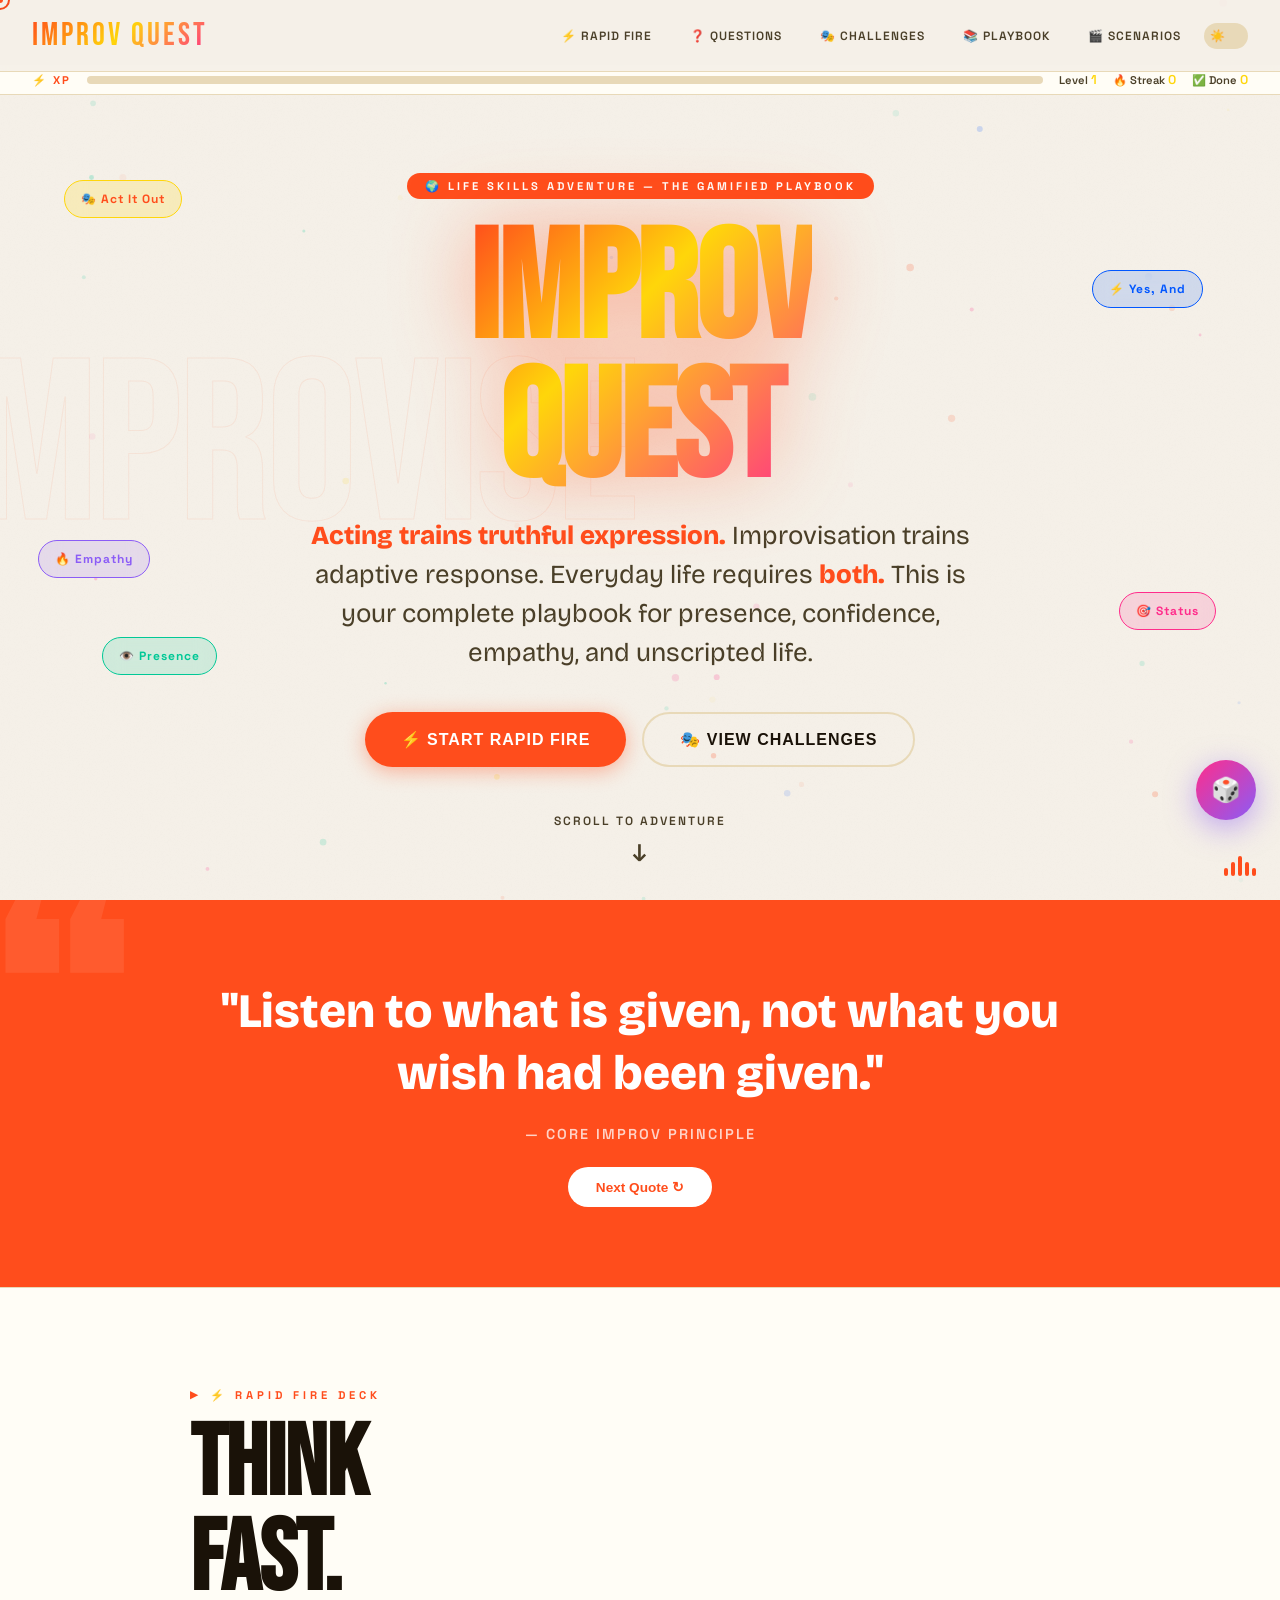
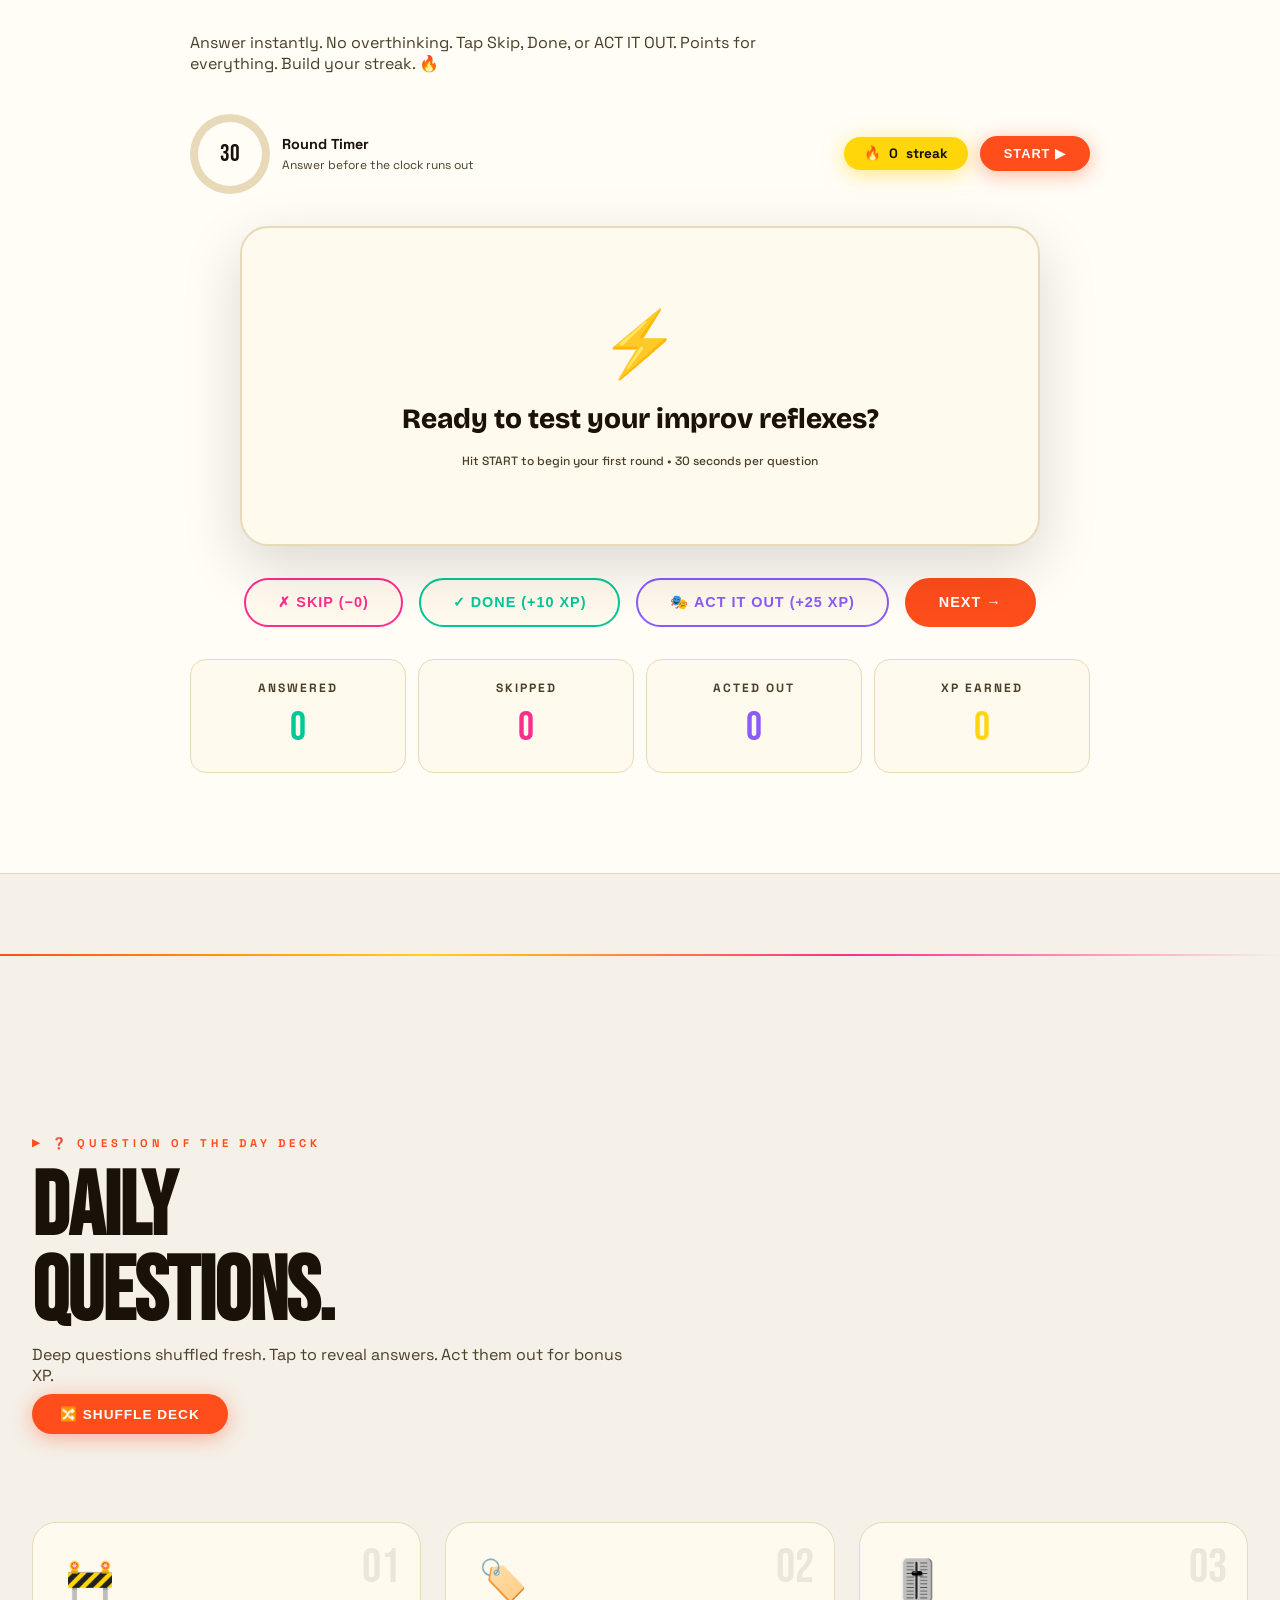
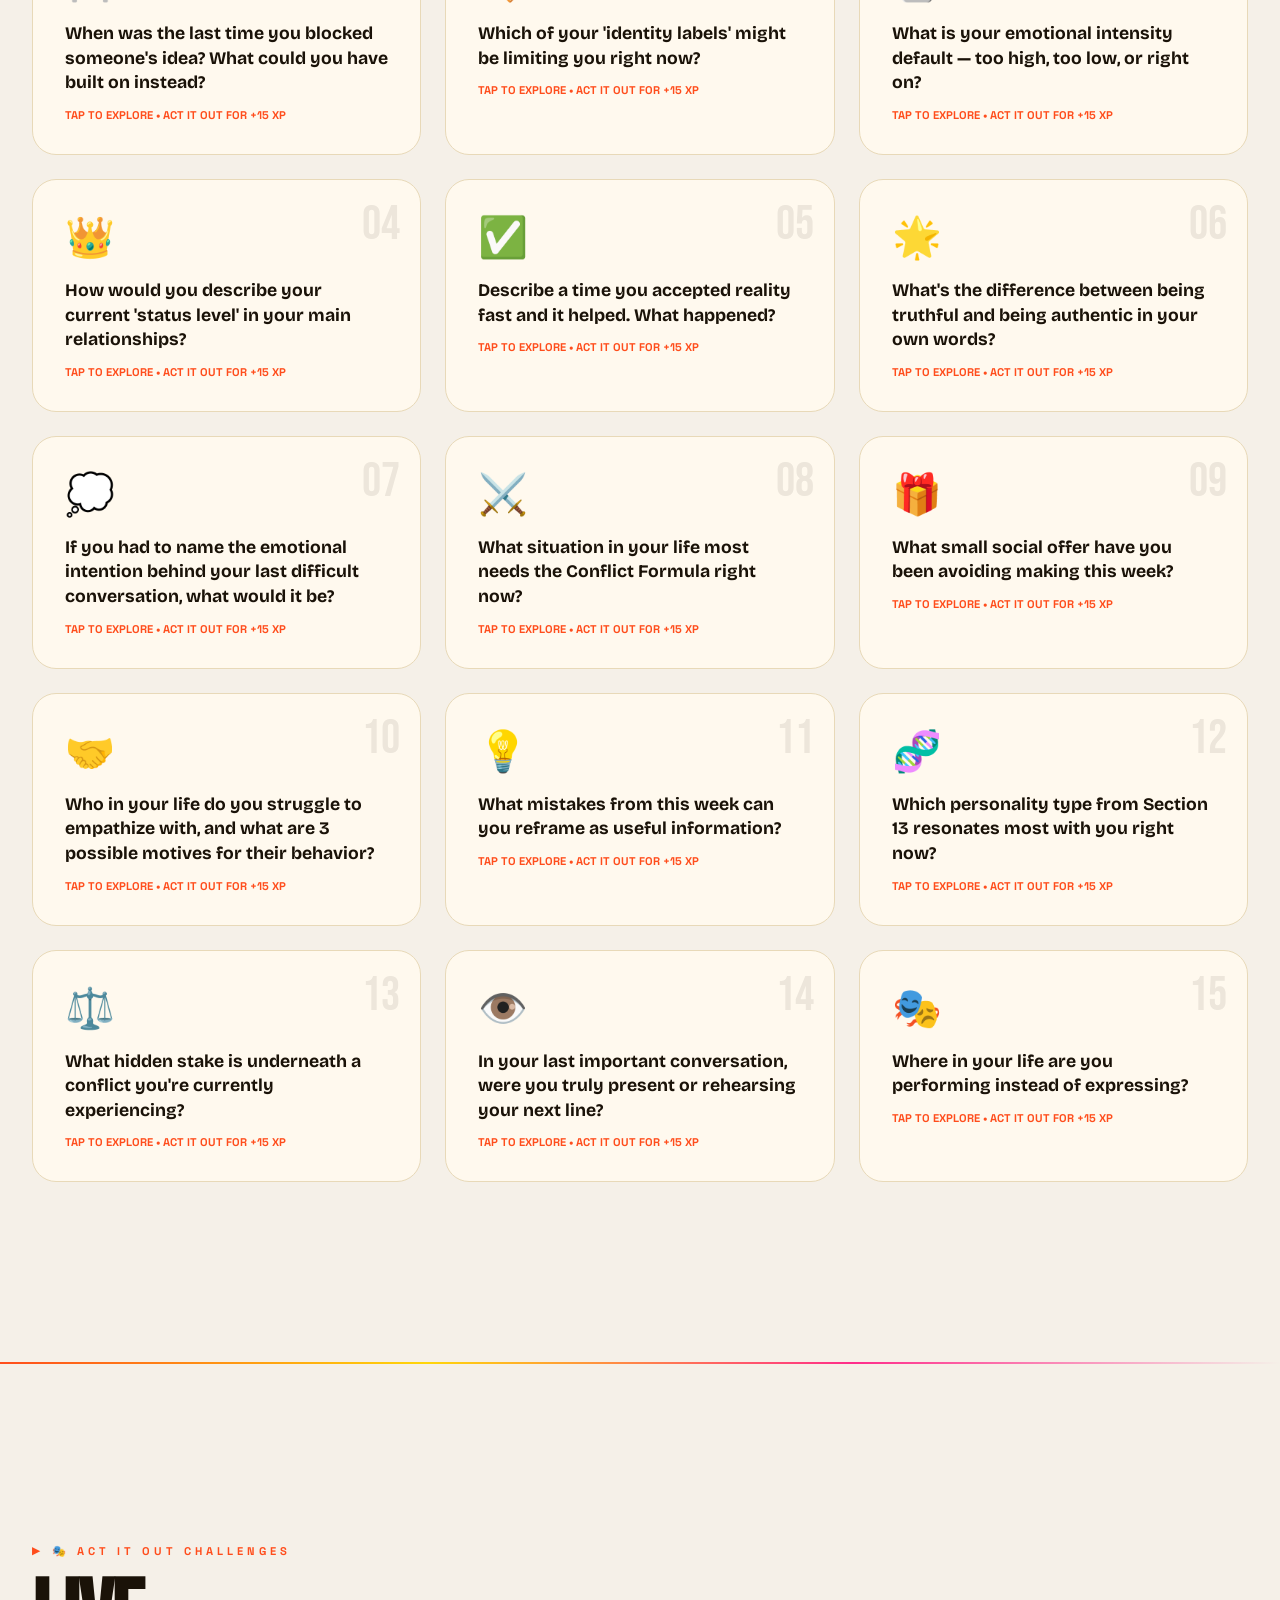
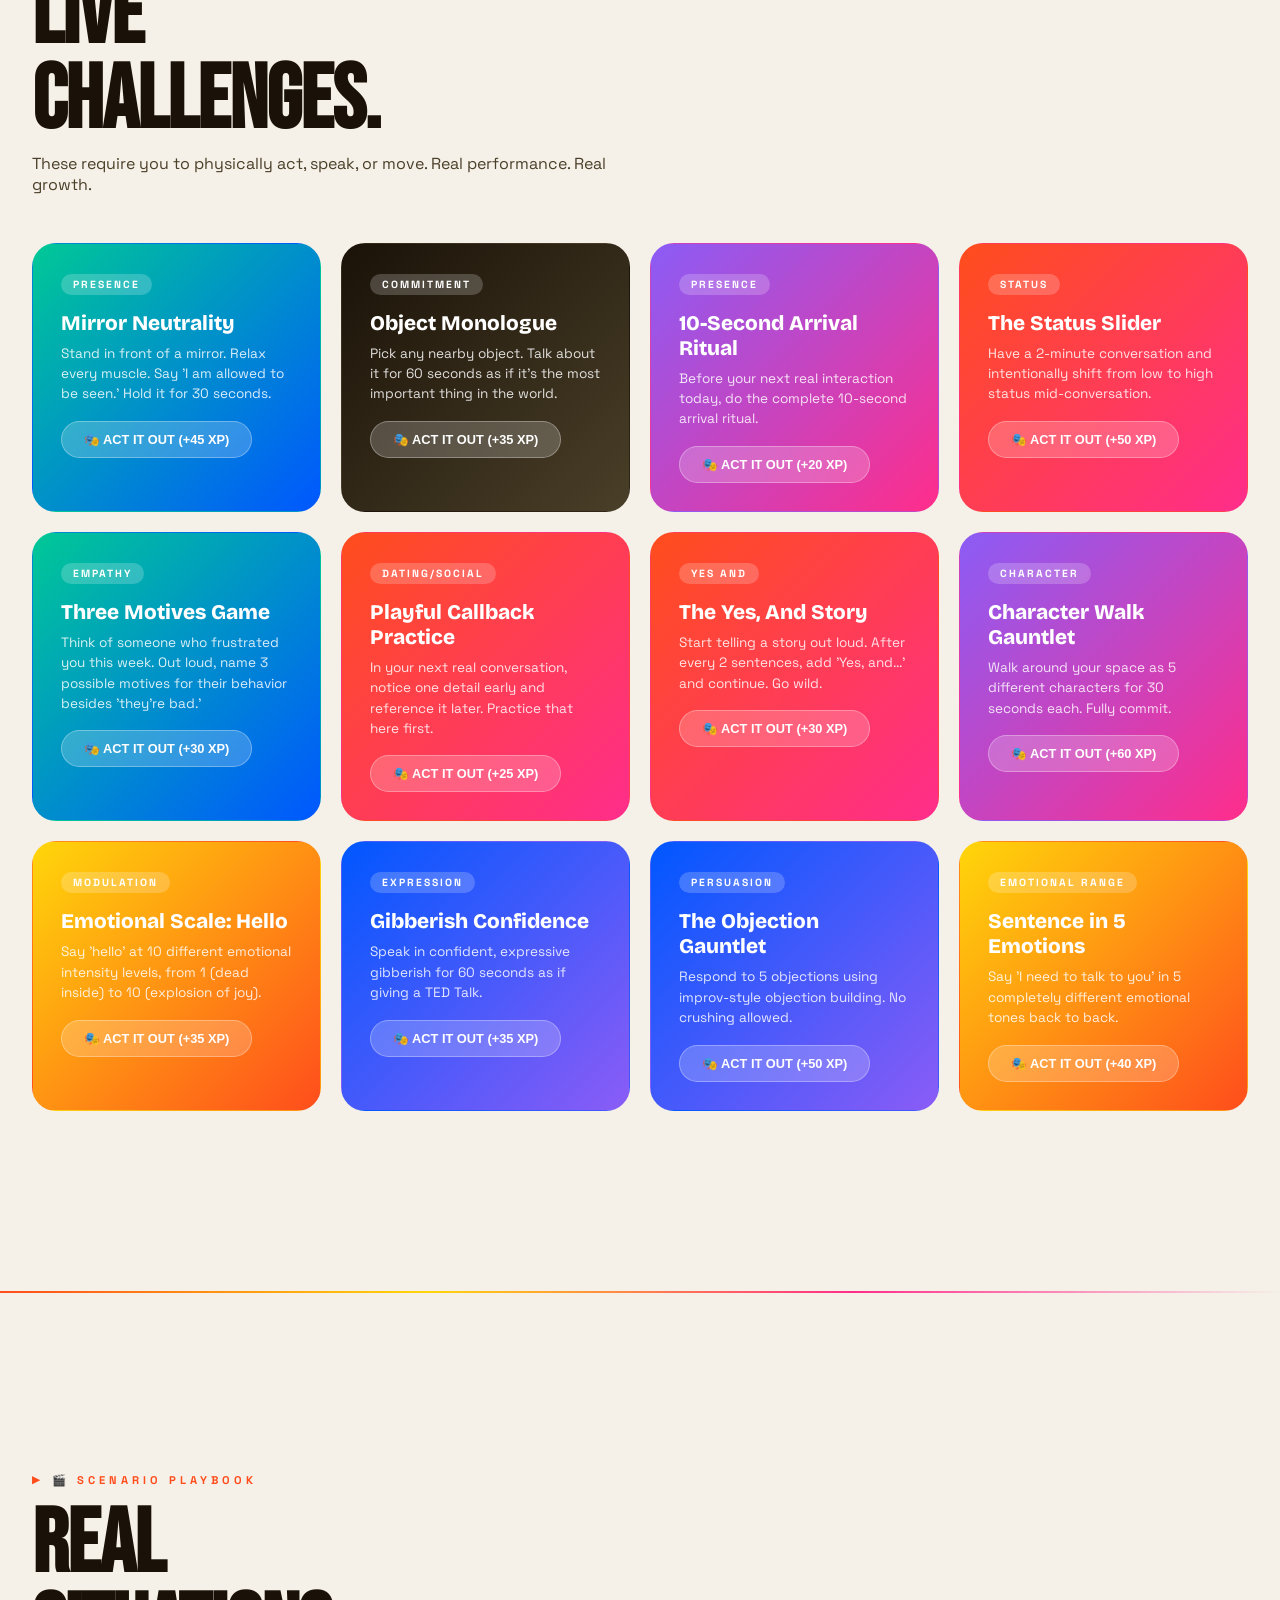
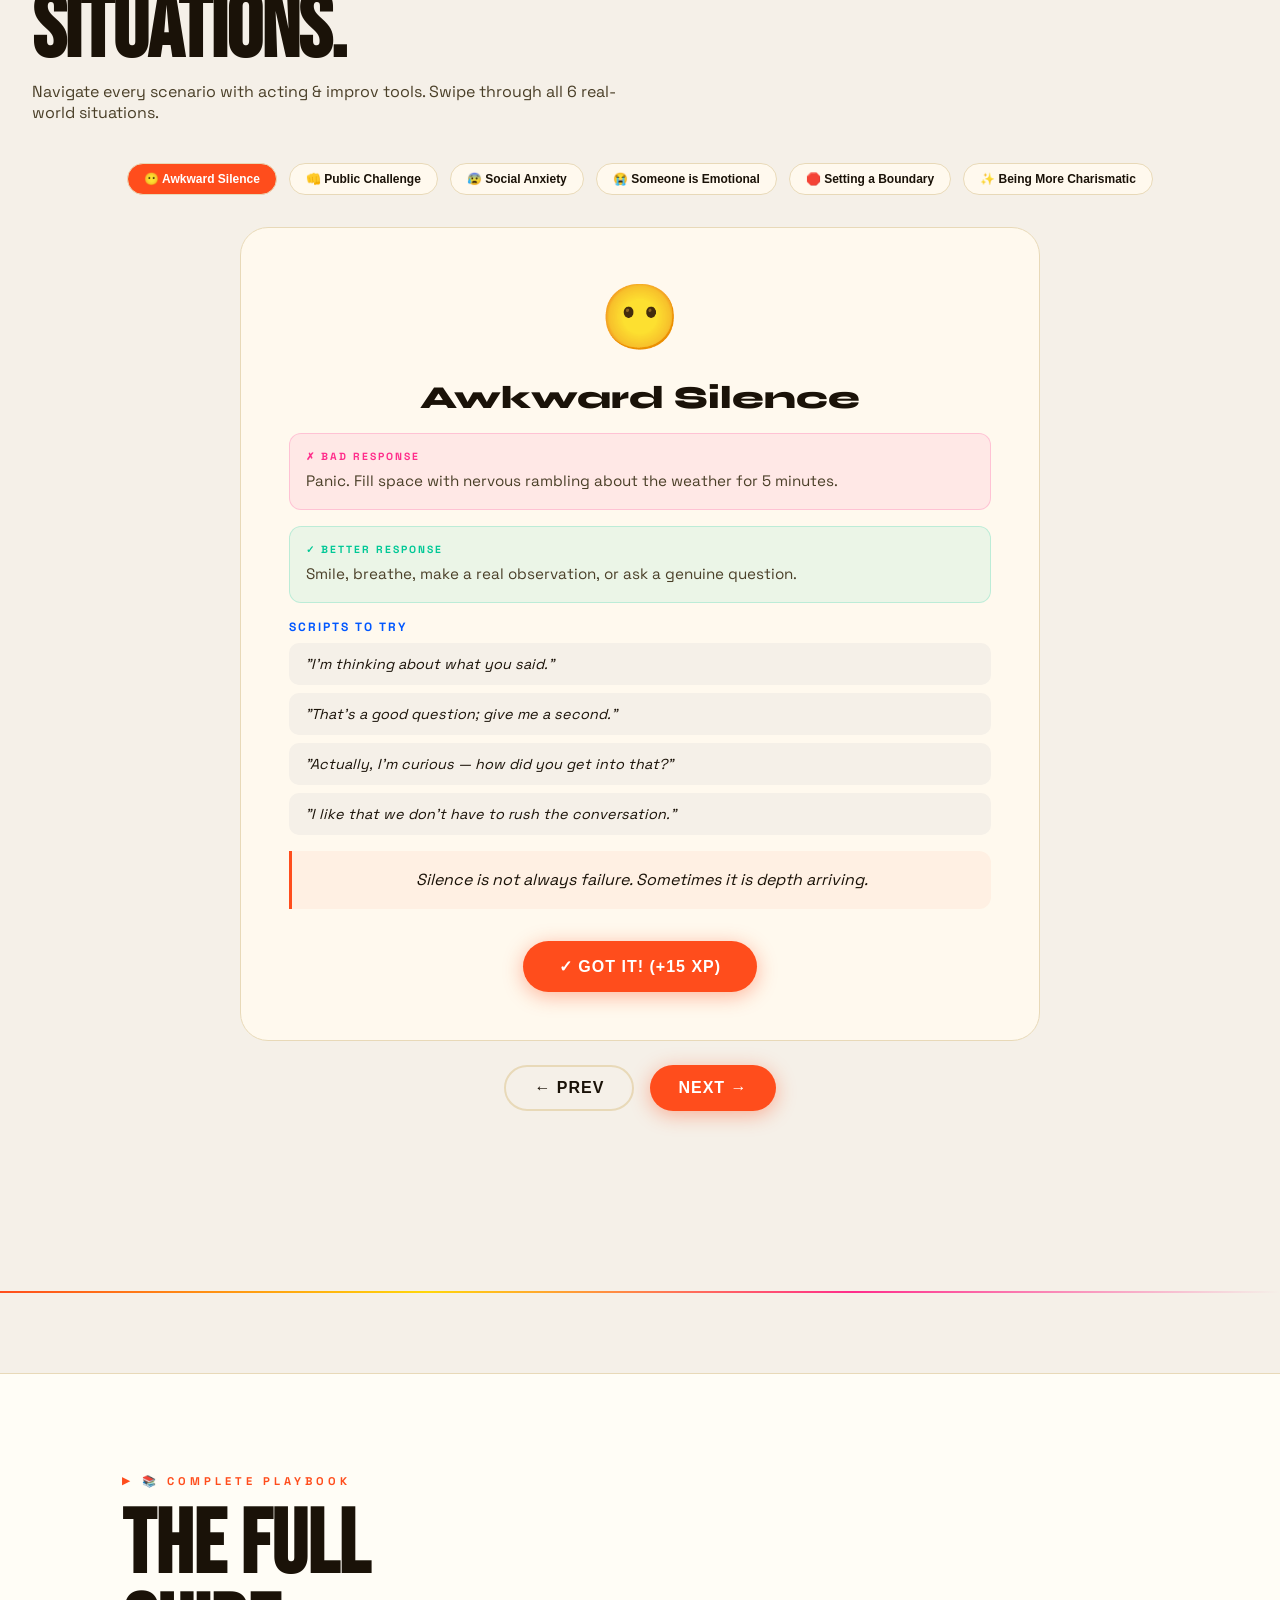
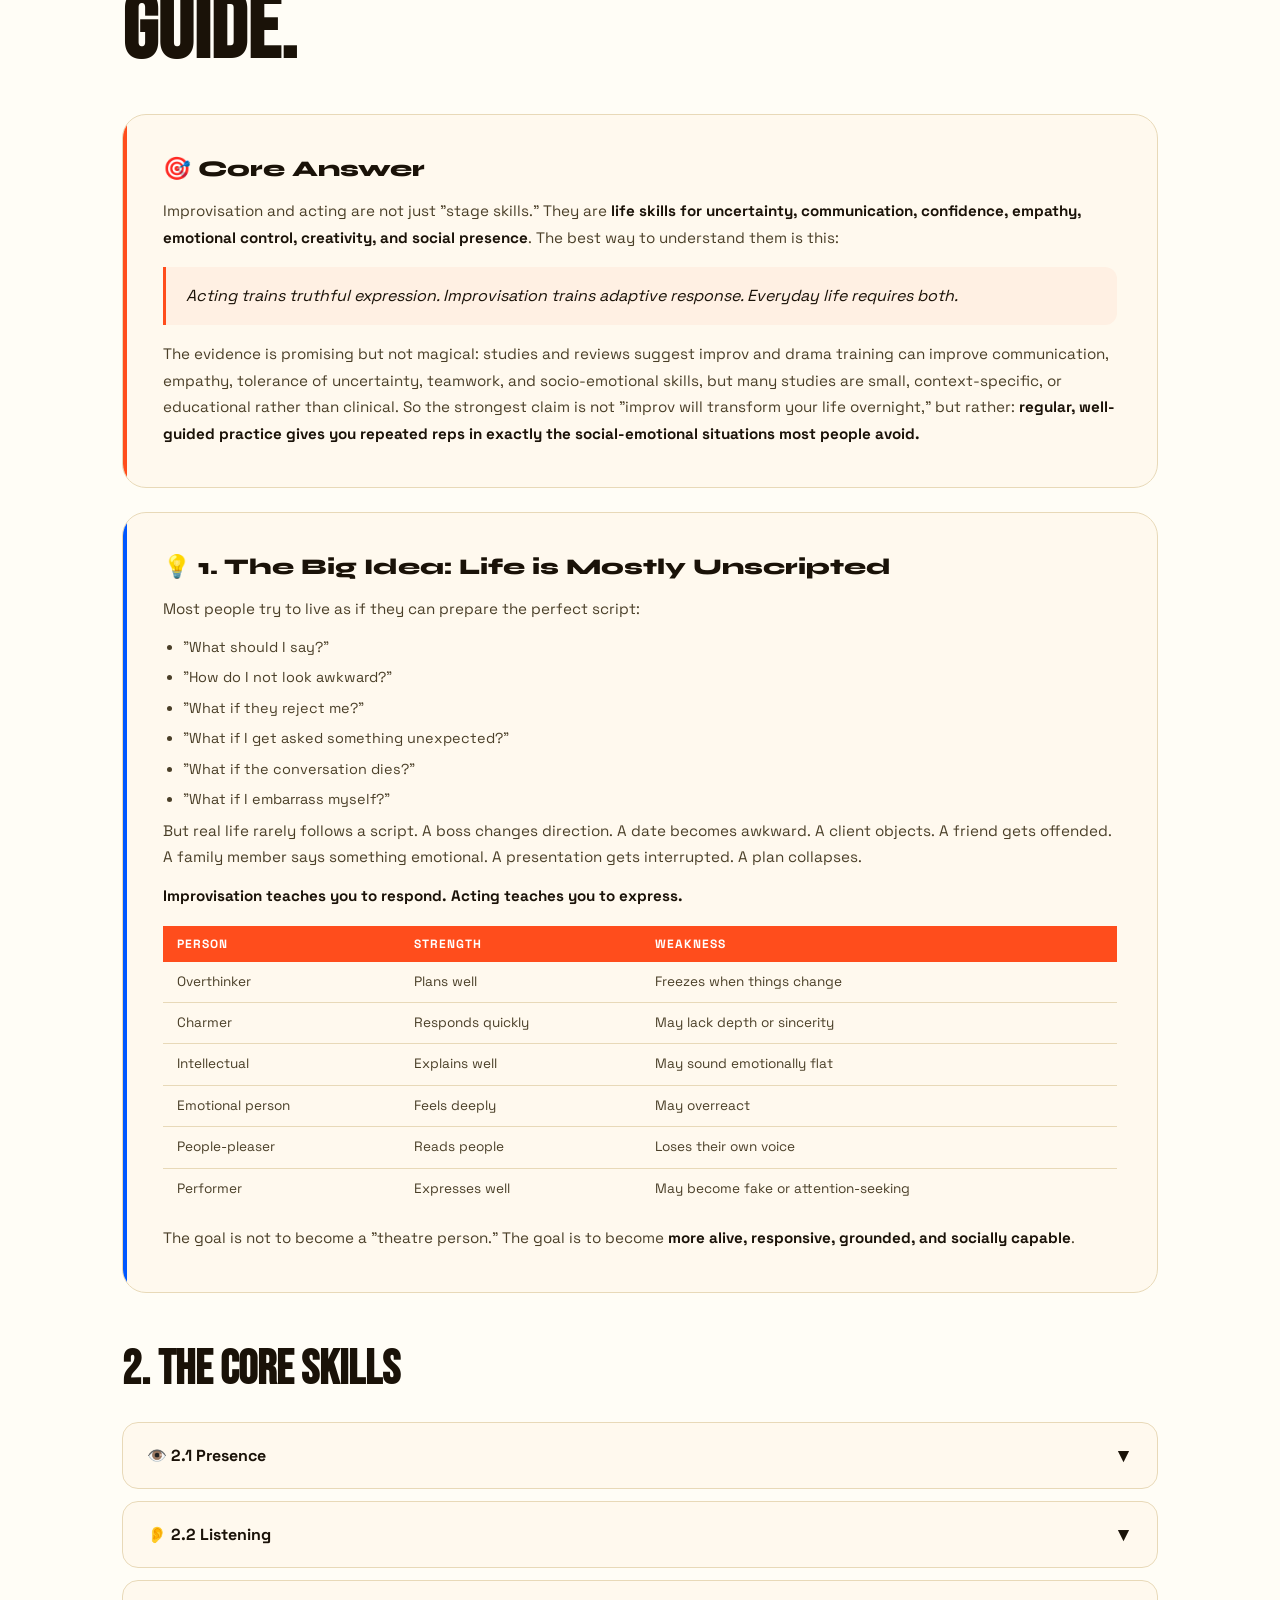
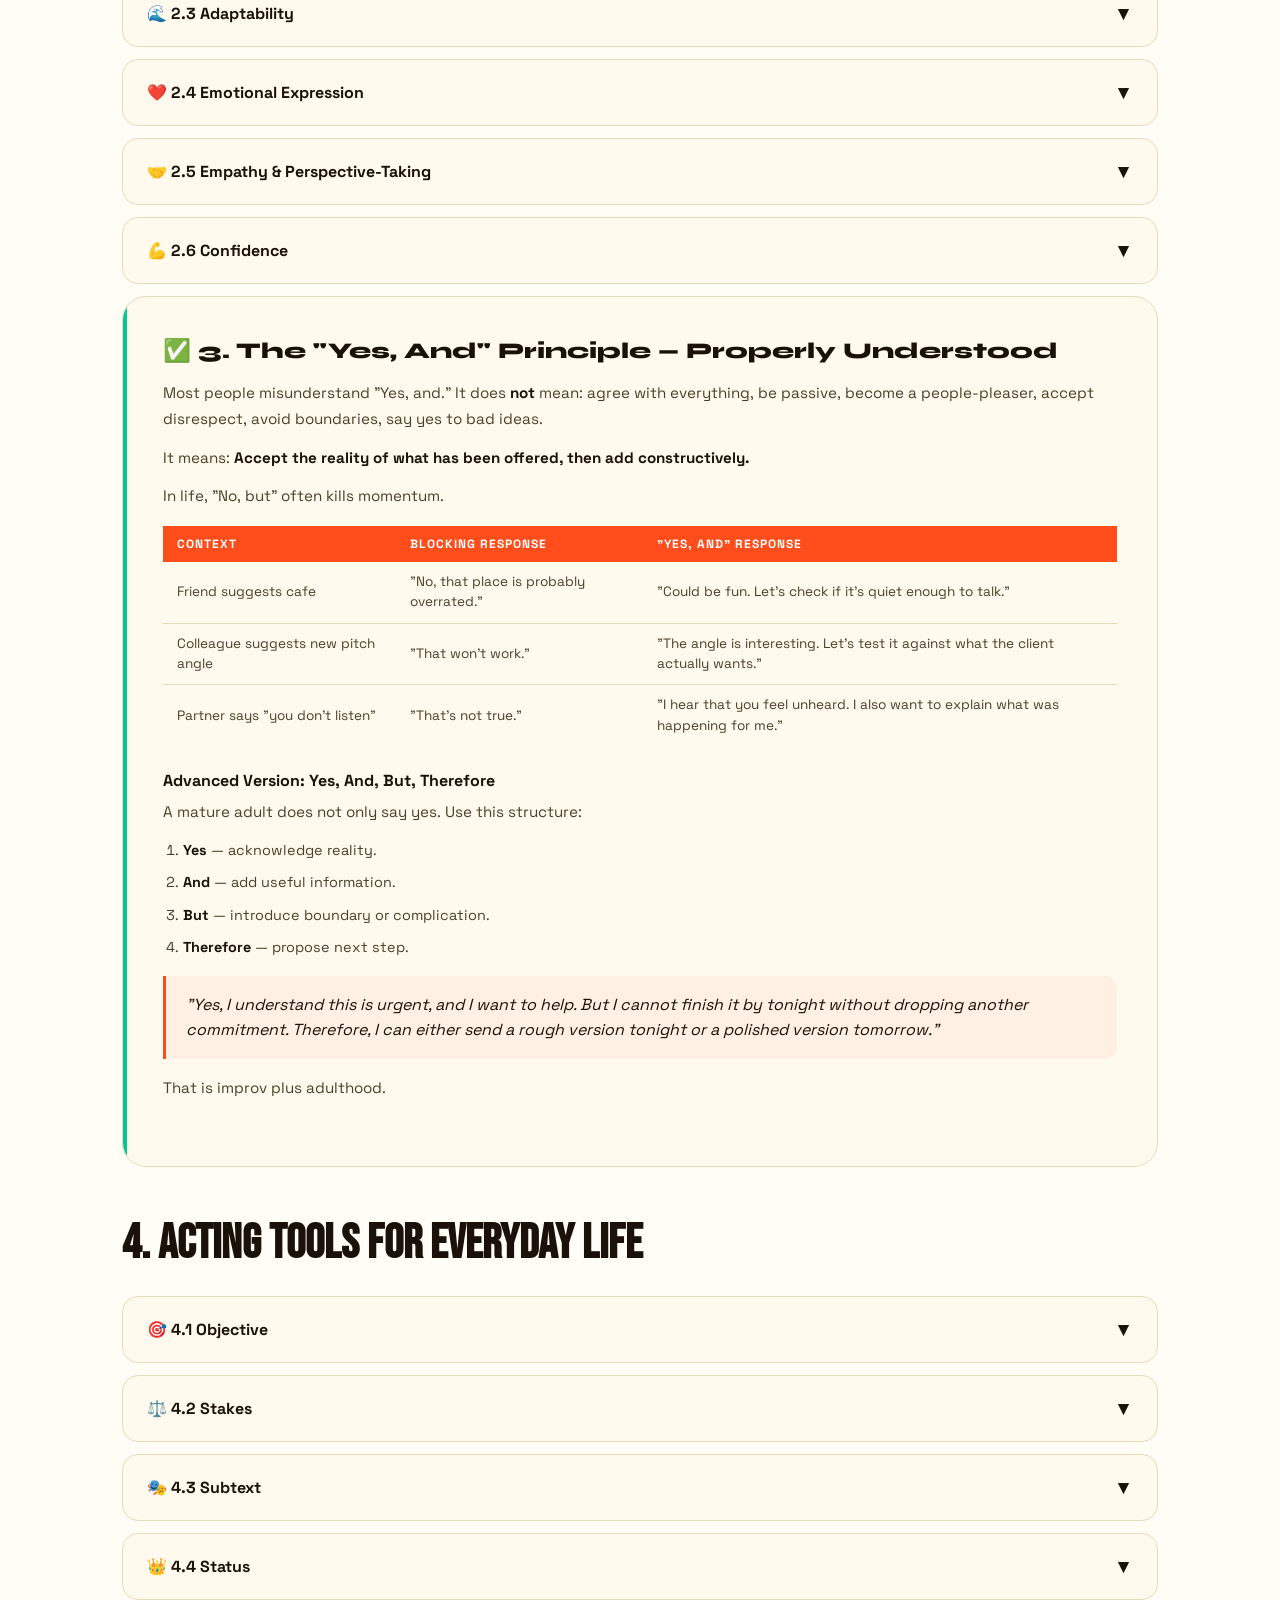
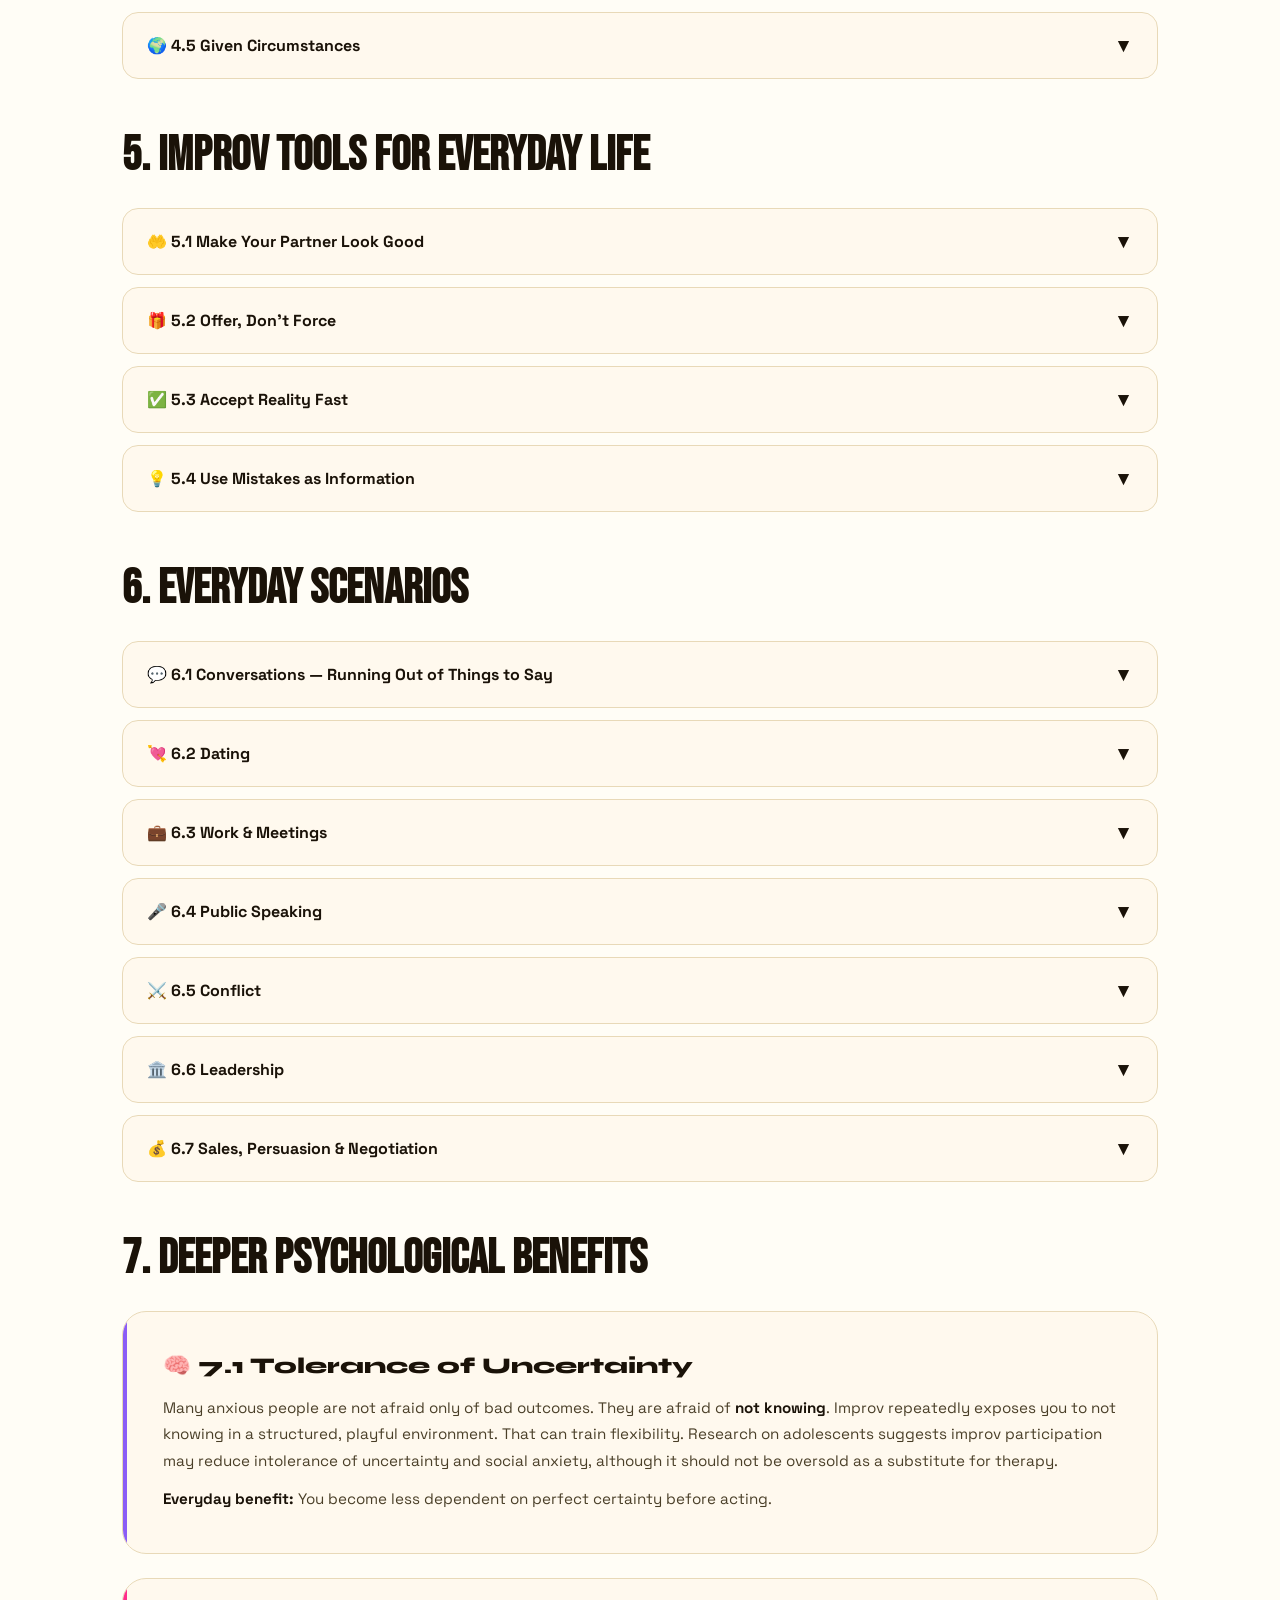
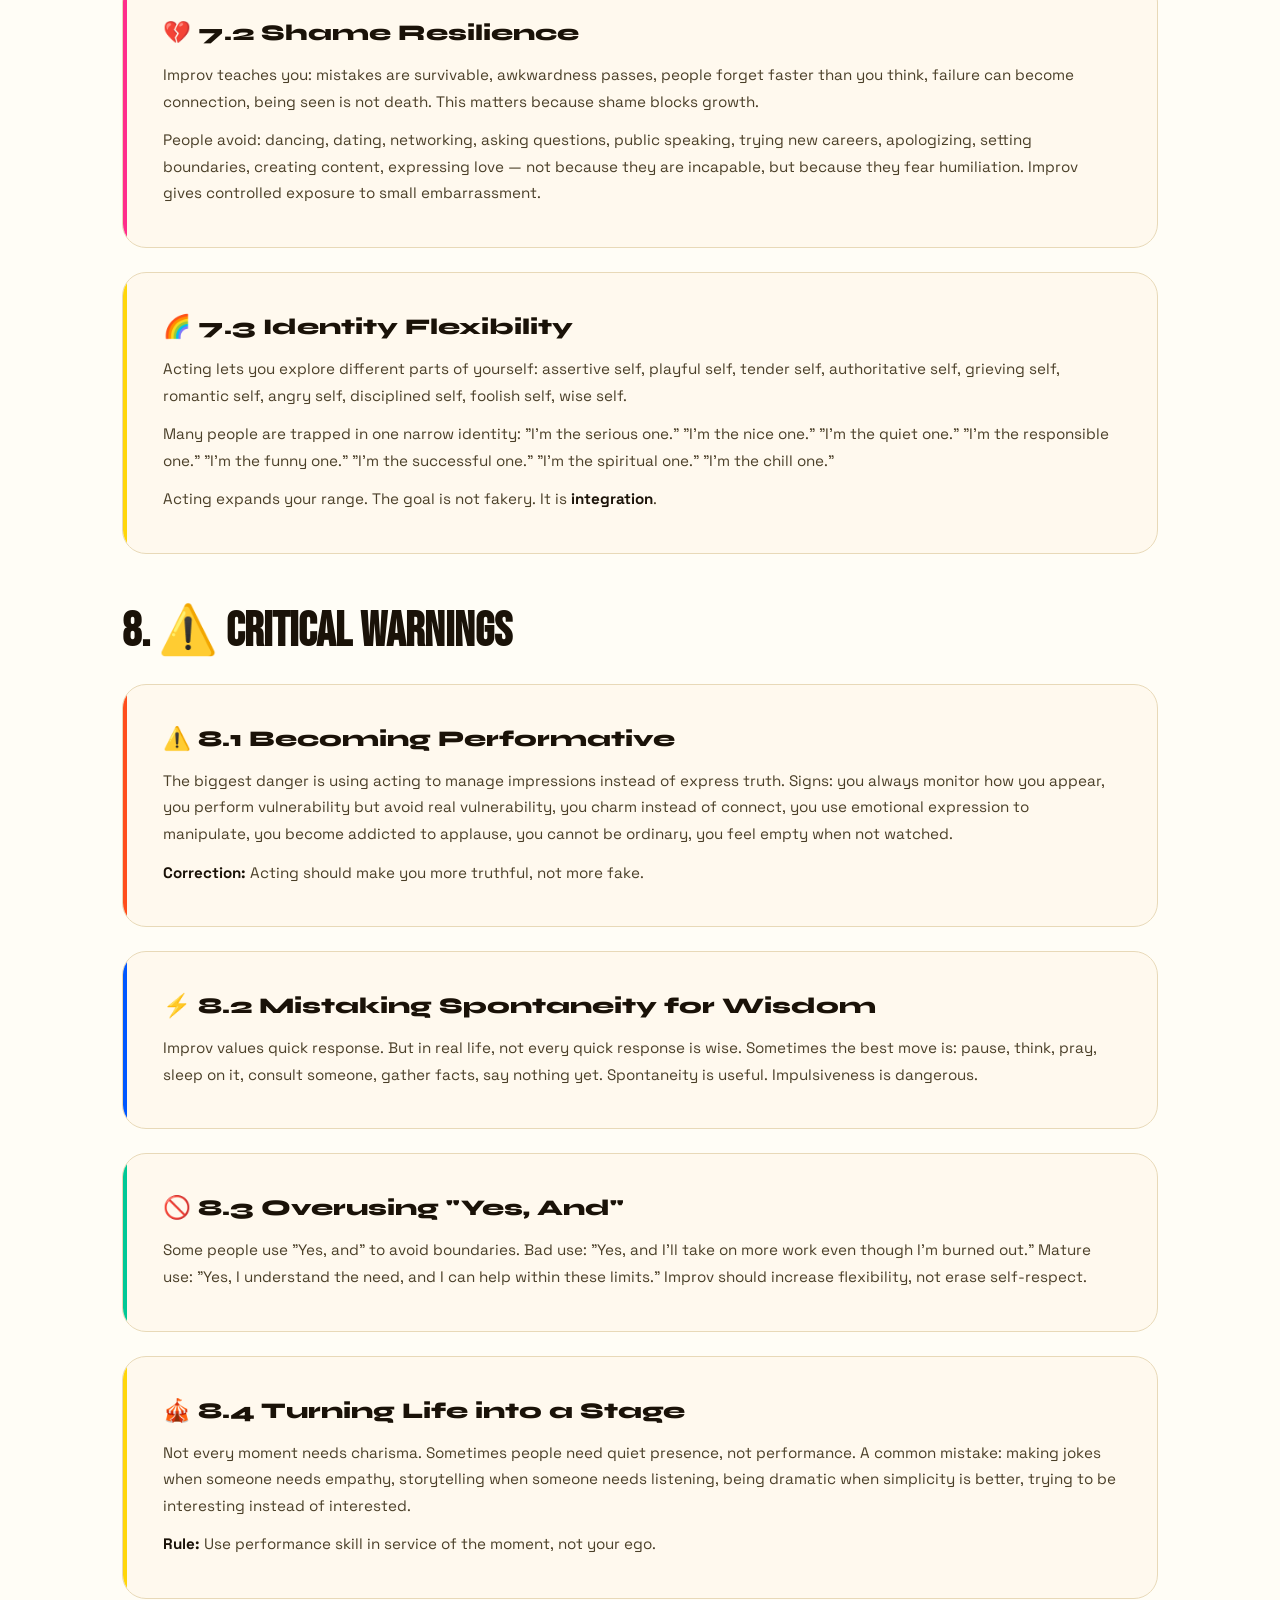
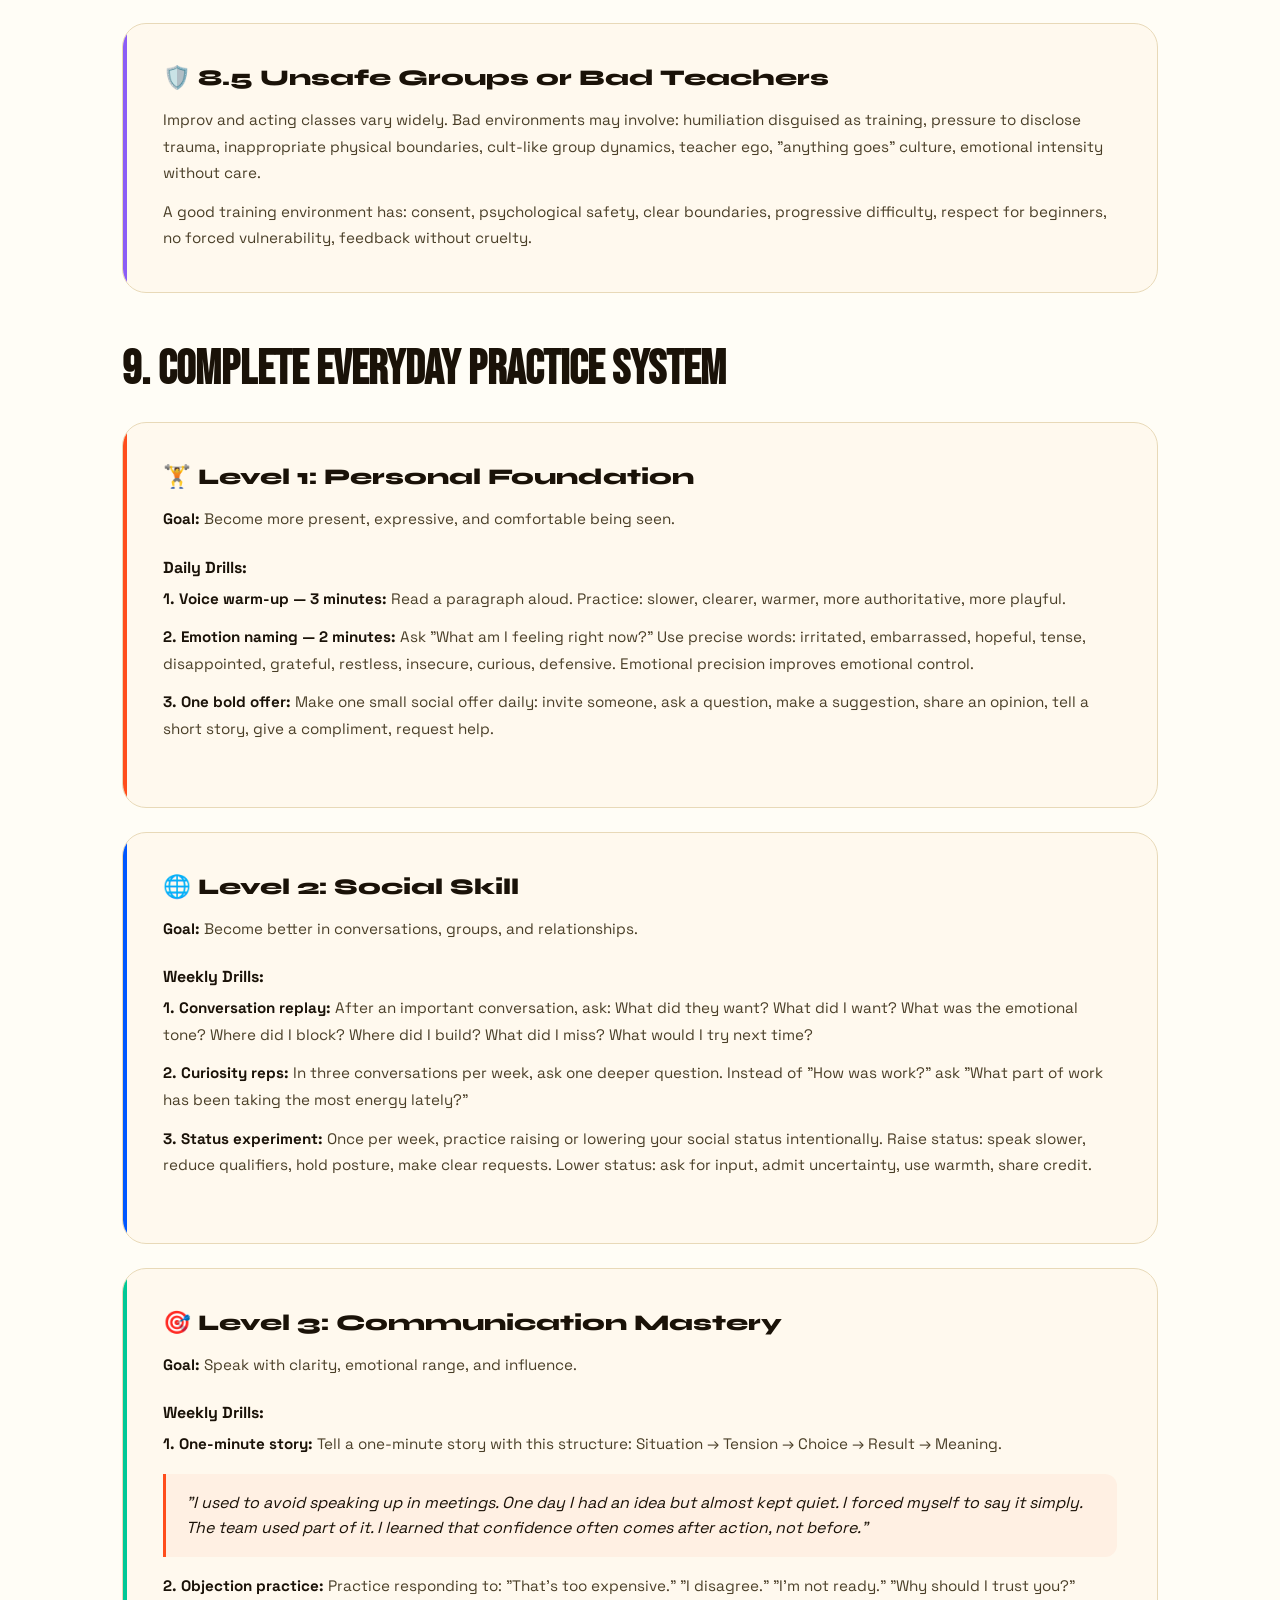
<file: improv-adventure.html>
<!DOCTYPE html>
<html lang="en" data-theme="light">
<head>
<meta charset="UTF-8">
<meta name="viewport" content="width=device-width, initial-scale=1.0">
<title>IMPROV QUEST — The Life Skills Adventure</title>
<link rel="preconnect" href="https://fonts.googleapis.com">
<link href="https://fonts.googleapis.com/css2?family=Bebas+Neue&family=Space+Grotesk:wght@300;400;500;600;700&family=Bricolage+Grotesque:wght@400;600;800&family=Syne:wght@700;800&display=swap" rel="stylesheet">
<style>
:root {
  --bg: #f5f0e8;
  --bg2: #fffdf6;
  --text: #1a1208;
  --text2: #4a3f28;
  --accent1: #ff4d1c;
  --accent2: #ffd60a;
  --accent3: #0057ff;
  --accent4: #00c896;
  --accent5: #ff2d8b;
  --accent6: #8b5cf6;
  --card-bg: #fff9ee;
  --card-border: #e8d9b8;
  --shadow: rgba(0,0,0,0.15);
  --glow1: rgba(255,77,28,0.4);
  --glow2: rgba(255,214,10,0.5);
  --glow3: rgba(0,87,255,0.3);
}
[data-theme="dark"] {
  --bg: #0d0b07;
  --bg2: #1a1510;
  --text: #f5ead4;
  --text2: #b8a885;
  --accent1: #ff6340;
  --accent2: #ffd60a;
  --accent3: #4d90ff;
  --accent4: #00e5a8;
  --accent5: #ff5fa3;
  --accent6: #a78bfa;
  --card-bg: #1e1a12;
  --card-border: #3a3020;
  --shadow: rgba(0,0,0,0.5);
  --glow1: rgba(255,99,64,0.5);
  --glow2: rgba(255,214,10,0.4);
  --glow3: rgba(77,144,255,0.4);
}

*, *::before, *::after { box-sizing: border-box; margin: 0; padding: 0; }

html { scroll-behavior: smooth; overflow-x: hidden; }

body {
  font-family: 'Space Grotesk', sans-serif;
  background: var(--bg);
  color: var(--text);
  transition: background 0.4s, color 0.4s;
  overflow-x: hidden;
  cursor: none;
}

/* CUSTOM CURSOR */
#cursor {
  width: 20px; height: 20px;
  border: 2.5px solid var(--accent1);
  border-radius: 50%;
  position: fixed; top: 0; left: 0;
  pointer-events: none; z-index: 99999;
  transform: translate(-50%,-50%);
  transition: all 0.08s ease;
  mix-blend-mode: multiply;
}
[data-theme="dark"] #cursor { mix-blend-mode: screen; }
#cursor-dot {
  width: 6px; height: 6px;
  background: var(--accent1);
  border-radius: 50%;
  position: fixed; top: 0; left: 0;
  pointer-events: none; z-index: 99999;
  transform: translate(-50%,-50%);
}
#cursor.hovering { transform: translate(-50%,-50%) scale(2.5); background: rgba(255,77,28,0.1); }

/* PARTICLES */
#particle-canvas {
  position: fixed; top: 0; left: 0; width: 100%; height: 100%;
  pointer-events: none; z-index: 0; opacity: 0.4;
}

/* NOISE OVERLAY */
body::before {
  content: '';
  position: fixed; inset: 0; z-index: 1;
  background-image: url("data:image/svg+xml,%3Csvg xmlns='http://www.w3.org/2000/svg' width='300' height='300'%3E%3Cfilter id='n'%3E%3CfeTurbulence type='fractalNoise' baseFrequency='0.85' numOctaves='4' stitchTiles='stitch'/%3E%3C/filter%3E%3Crect width='300' height='300' filter='url(%23n)' opacity='0.035'/%3E%3C/svg%3E");
  pointer-events: none; opacity: 0.5;
}

/* SCROLLBAR */
::-webkit-scrollbar { width: 6px; }
::-webkit-scrollbar-track { background: var(--bg); }
::-webkit-scrollbar-thumb { background: var(--accent1); border-radius: 3px; }

/* FLOATING SHAPES */
.float-shape {
  position: absolute; border-radius: 50%;
  pointer-events: none; opacity: 0.07;
  animation: floatShape 8s ease-in-out infinite;
}
@keyframes floatShape {
  0%, 100% { transform: translateY(0) rotate(0deg); }
  50% { transform: translateY(-30px) rotate(180deg); }
}

/* NAVIGATION */
nav {
  position: fixed; top: 0; left: 0; right: 0; z-index: 1000;
  padding: 16px 32px;
  display: flex; align-items: center; justify-content: space-between;
  backdrop-filter: blur(20px);
  background: rgba(245,240,232,0.85);
  border-bottom: 1px solid var(--card-border);
  transition: background 0.4s;
}
[data-theme="dark"] nav { background: rgba(13,11,7,0.9); }
.nav-logo {
  font-family: 'Bebas Neue', sans-serif;
  font-size: 2rem; letter-spacing: 3px;
  background: linear-gradient(135deg, var(--accent1), var(--accent2), var(--accent5));
  -webkit-background-clip: text; -webkit-text-fill-color: transparent;
  text-shadow: none;
  animation: logoShimmer 3s ease infinite;
}
@keyframes logoShimmer {
  0%, 100% { filter: brightness(1); }
  50% { filter: brightness(1.3); }
}
.nav-links { display: flex; gap: 8px; align-items: center; }
.nav-link {
  font-size: 0.75rem; font-weight: 600; text-transform: uppercase;
  letter-spacing: 1px; padding: 8px 14px;
  border-radius: 100px; cursor: pointer;
  transition: all 0.2s; color: var(--text2); text-decoration: none;
  border: 1px solid transparent;
}
.nav-link:hover {
  background: var(--accent1); color: white;
  border-color: var(--accent1);
  transform: translateY(-2px);
  box-shadow: 0 4px 20px var(--glow1);
}
#dark-toggle {
  width: 44px; height: 26px;
  background: var(--card-border); border-radius: 13px;
  border: none; cursor: pointer; position: relative;
  transition: background 0.3s;
}
[data-theme="dark"] #dark-toggle { background: var(--accent3); }
#dark-toggle::after {
  content: '☀️';
  position: absolute; top: 3px; left: 4px;
  width: 20px; height: 20px; border-radius: 50%;
  font-size: 12px; line-height: 20px;
  transition: all 0.3s;
  display: flex; align-items: center; justify-content: center;
}
[data-theme="dark"] #dark-toggle::after { content: '🌙'; left: 20px; }

/* XP BAR */
#xp-bar-container {
  position: fixed; top: 65px; left: 0; right: 0; z-index: 999;
  padding: 6px 32px;
  background: var(--bg2);
  border-bottom: 1px solid var(--card-border);
  display: flex; align-items: center; gap: 16px;
  transition: background 0.4s;
}
.xp-label { font-size: 0.7rem; font-weight: 700; text-transform: uppercase; letter-spacing: 2px; color: var(--accent1); white-space: nowrap; }
#xp-track { flex: 1; height: 8px; background: var(--card-border); border-radius: 4px; overflow: hidden; }
#xp-fill {
  height: 100%; width: 0%;
  background: linear-gradient(90deg, var(--accent1), var(--accent2), var(--accent5));
  border-radius: 4px; transition: width 0.6s cubic-bezier(0.34,1.56,0.64,1);
  position: relative; overflow: hidden;
}
#xp-fill::after {
  content: ''; position: absolute; inset: 0;
  background: linear-gradient(90deg, transparent, rgba(255,255,255,0.4), transparent);
  animation: xpShine 2s linear infinite;
}
@keyframes xpShine { 0% { transform: translateX(-100%); } 100% { transform: translateX(100%); } }
.xp-stats { display: flex; gap: 16px; }
.xp-stat { font-size: 0.7rem; font-weight: 600; color: var(--text2); }
.xp-stat span { color: var(--accent2); font-size: 0.8rem; }
#achievement-pop {
  position: fixed; top: 110px; right: 24px; z-index: 1100;
  background: var(--accent2); color: #1a1208;
  padding: 12px 20px; border-radius: 12px;
  font-weight: 700; font-size: 0.85rem;
  transform: translateX(200%); transition: transform 0.5s cubic-bezier(0.34,1.56,0.64,1);
  box-shadow: 0 8px 30px var(--glow2);
}
#achievement-pop.show { transform: translateX(0); }

/* HERO */
#hero {
  min-height: 100vh; position: relative;
  display: flex; align-items: center; justify-content: center;
  flex-direction: column; text-align: center;
  padding: 120px 32px 80px;
  overflow: hidden; z-index: 2;
}
.hero-bg-text {
  position: absolute; font-family: 'Bebas Neue', sans-serif;
  font-size: clamp(80px, 18vw, 280px);
  color: transparent; -webkit-text-stroke: 1px rgba(255,77,28,0.08);
  letter-spacing: -5px; white-space: nowrap;
  top: 50%; transform: translateY(-50%);
  user-select: none; pointer-events: none;
  animation: heroBgDrift 20s ease-in-out infinite;
}
@keyframes heroBgDrift { 0%, 100% { transform: translateY(-50%) translateX(0); } 50% { transform: translateY(-52%) translateX(-20px); } }
.hero-tag {
  display: inline-block; padding: 6px 18px;
  background: var(--accent1); color: white;
  font-size: 0.7rem; font-weight: 700; letter-spacing: 3px; text-transform: uppercase;
  border-radius: 100px; margin-bottom: 24px;
  animation: tagBounce 2s ease infinite;
}
@keyframes tagBounce { 0%, 100% { transform: translateY(0); } 50% { transform: translateY(-4px); } }
.hero-title {
  font-family: 'Bebas Neue', sans-serif;
  font-size: clamp(60px, 12vw, 180px);
  line-height: 0.9; letter-spacing: -2px;
  margin-bottom: 16px;
  background: linear-gradient(135deg, var(--accent1) 0%, var(--accent2) 40%, var(--accent5) 100%);
  -webkit-background-clip: text; -webkit-text-fill-color: transparent;
  filter: drop-shadow(0 0 40px var(--glow1));
  animation: titleGlow 4s ease-in-out infinite;
}
@keyframes titleGlow {
  0%, 100% { filter: drop-shadow(0 0 40px var(--glow1)); }
  50% { filter: drop-shadow(0 0 80px var(--glow1)) drop-shadow(0 0 120px var(--glow2)); }
}
.hero-sub {
  font-family: 'Bricolage Grotesque', sans-serif;
  font-size: clamp(16px, 3vw, 26px); font-weight: 400;
  color: var(--text2); max-width: 700px; line-height: 1.5;
  margin-bottom: 40px;
}
.hero-sub strong { color: var(--accent1); font-weight: 800; }
.hero-cta-group { display: flex; gap: 16px; flex-wrap: wrap; justify-content: center; }
.btn {
  padding: 16px 36px; border-radius: 100px;
  font-weight: 700; font-size: 1rem; letter-spacing: 1px;
  border: none; cursor: pointer;
  transition: all 0.25s cubic-bezier(0.34,1.56,0.64,1);
  position: relative; overflow: hidden;
  text-transform: uppercase;
}
.btn::before {
  content: ''; position: absolute; inset: 0;
  background: linear-gradient(135deg, rgba(255,255,255,0.2), transparent);
  opacity: 0; transition: opacity 0.2s;
}
.btn:hover::before { opacity: 1; }
.btn-primary { background: var(--accent1); color: white; box-shadow: 0 4px 20px var(--glow1); }
.btn-primary:hover { transform: translateY(-4px) scale(1.04); box-shadow: 0 12px 40px var(--glow1); }
.btn-secondary {
  background: transparent; color: var(--text);
  border: 2px solid var(--card-border);
}
.btn-secondary:hover { border-color: var(--accent2); color: var(--accent2); transform: translateY(-4px); box-shadow: 0 12px 40px var(--glow2); }
.hero-scroll-hint {
  position: absolute; bottom: 32px;
  font-size: 0.75rem; font-weight: 600; letter-spacing: 2px;
  text-transform: uppercase; color: var(--text2);
  display: flex; flex-direction: column; align-items: center; gap: 8px;
  animation: scrollHint 2s ease infinite;
}
@keyframes scrollHint { 0%, 100% { opacity: 0.5; transform: translateY(0); } 50% { opacity: 1; transform: translateY(6px); } }
.hero-scroll-hint::after { content: '↓'; font-size: 1.5rem; }

/* FLOATING BADGES */
.float-badge {
  position: absolute; padding: 10px 16px; border-radius: 100px;
  font-size: 0.75rem; font-weight: 700; letter-spacing: 1px;
  backdrop-filter: blur(10px); border: 1px solid rgba(255,255,255,0.2);
  animation: badgeFloat 6s ease-in-out infinite;
  cursor: pointer; transition: transform 0.2s;
  z-index: 5;
}
.float-badge:hover { transform: scale(1.1) !important; }
@keyframes badgeFloat {
  0%, 100% { transform: translateY(0) rotate(-2deg); }
  50% { transform: translateY(-12px) rotate(2deg); }
}

/* SECTIONS */
.section {
  position: relative; z-index: 2;
  padding: 100px 32px;
  max-width: 1400px; margin: 0 auto;
}
.section-label {
  font-size: 0.7rem; font-weight: 700; letter-spacing: 4px;
  text-transform: uppercase; color: var(--accent1);
  margin-bottom: 16px; display: flex; align-items: center; gap: 8px;
}
.section-label::before { content: '▶'; font-size: 0.6rem; }
.section-title {
  font-family: 'Bebas Neue', sans-serif;
  font-size: clamp(48px, 8vw, 120px);
  line-height: 0.95; margin-bottom: 24px;
  letter-spacing: -1px;
}
.section-divider {
  width: 100%; height: 2px;
  background: linear-gradient(90deg, var(--accent1), var(--accent2), var(--accent5), transparent);
  margin: 80px 0;
}

/* PARALLAX LAYERS */
.parallax-section {
  position: relative; overflow: hidden;
  padding: 100px 32px;
  background: linear-gradient(135deg, var(--bg), var(--bg2));
}
.parallax-blob {
  position: absolute; border-radius: 60% 40% 70% 30% / 50% 60% 40% 50%;
  pointer-events: none; opacity: 0.12;
  animation: blobMorph 10s ease-in-out infinite;
}
@keyframes blobMorph {
  0%, 100% { border-radius: 60% 40% 70% 30% / 50% 60% 40% 50%; }
  33% { border-radius: 40% 60% 30% 70% / 60% 40% 60% 40%; }
  66% { border-radius: 70% 30% 50% 50% / 30% 70% 50% 50%; }
}

/* QUOTE OF THE DAY */
#qotd-section {
  background: var(--accent1);
  padding: 80px 40px; text-align: center;
  position: relative; overflow: hidden; z-index: 2;
}
#qotd-section::before {
  content: '❝';
  position: absolute; font-size: 300px; opacity: 0.08;
  top: -60px; left: -20px; color: white;
  font-family: serif; line-height: 1;
}
#qotd-text {
  font-family: 'Bricolage Grotesque', sans-serif;
  font-size: clamp(22px, 4vw, 48px);
  font-weight: 800; color: white; line-height: 1.3;
  max-width: 900px; margin: 0 auto 20px;
  position: relative; z-index: 1;
  animation: quoteIn 0.6s cubic-bezier(0.34,1.56,0.64,1);
}
@keyframes quoteIn { from { opacity: 0; transform: translateY(20px); } to { opacity: 1; transform: translateY(0); } }
#qotd-author {
  font-size: 0.9rem; color: rgba(255,255,255,0.75);
  font-weight: 600; letter-spacing: 2px; text-transform: uppercase;
  position: relative; z-index: 1;
}
#qotd-next-btn {
  margin-top: 24px; padding: 12px 28px;
  background: white; color: var(--accent1);
  border: none; border-radius: 100px;
  font-weight: 700; cursor: pointer; font-size: 0.85rem;
  transition: all 0.2s; position: relative; z-index: 1;
}
#qotd-next-btn:hover { transform: scale(1.05); box-shadow: 0 8px 30px rgba(0,0,0,0.2); }

/* RAPID FIRE DECK */
#rapid-fire {
  background: var(--bg2); border-top: 1px solid var(--card-border);
  border-bottom: 1px solid var(--card-border);
  padding: 100px 32px; position: relative; z-index: 2;
  overflow: hidden;
}
.rf-timer {
  display: flex; align-items: center; gap: 12px;
  margin-bottom: 32px;
}
.rf-timer-ring {
  width: 80px; height: 80px;
  border-radius: 50%;
  background: conic-gradient(var(--accent1) 0%, var(--card-border) 0%);
  display: flex; align-items: center; justify-content: center;
  position: relative;
}
.rf-timer-ring::before {
  content: ''; position: absolute;
  width: 64px; height: 64px; border-radius: 50%;
  background: var(--bg2);
}
#rf-time-display {
  position: relative; z-index: 1;
  font-family: 'Bebas Neue', sans-serif;
  font-size: 1.5rem; color: var(--text);
}
.rf-card-stack { position: relative; width: 100%; max-width: 800px; margin: 0 auto; height: 320px; }
.rf-card {
  position: absolute; inset: 0;
  background: var(--card-bg); border: 2px solid var(--card-border);
  border-radius: 28px; padding: 48px;
  display: flex; flex-direction: column; justify-content: center; align-items: center;
  text-align: center; cursor: pointer;
  transition: all 0.3s cubic-bezier(0.34,1.56,0.64,1);
  box-shadow: 0 20px 60px var(--shadow);
  backface-visibility: hidden;
}
.rf-card:not(.active) { pointer-events: none; }
.rf-card.active { z-index: 10; }
.rf-card-cat {
  font-size: 0.65rem; font-weight: 700; letter-spacing: 3px; text-transform: uppercase;
  padding: 6px 14px; border-radius: 100px;
  margin-bottom: 20px;
}
.rf-card-q {
  font-family: 'Bricolage Grotesque', sans-serif;
  font-size: clamp(18px, 3vw, 28px); font-weight: 800;
  line-height: 1.3; color: var(--text);
  margin-bottom: 16px;
}
.rf-card-type { font-size: 0.75rem; color: var(--text2); font-weight: 500; }
.rf-controls { display: flex; gap: 16px; justify-content: center; margin-top: 32px; flex-wrap: wrap; }
.rf-btn {
  padding: 14px 32px; border-radius: 100px;
  font-weight: 700; font-size: 0.9rem;
  border: 2px solid var(--card-border);
  background: var(--card-bg); color: var(--text);
  cursor: pointer; transition: all 0.2s;
  text-transform: uppercase; letter-spacing: 1px;
}
.rf-btn.skip { border-color: var(--accent5); color: var(--accent5); }
.rf-btn.skip:hover { background: var(--accent5); color: white; }
.rf-btn.done { border-color: var(--accent4); color: var(--accent4); }
.rf-btn.done:hover { background: var(--accent4); color: white; }
.rf-btn.next { background: var(--accent1); border-color: var(--accent1); color: white; }
.rf-btn.next:hover { transform: scale(1.05); box-shadow: 0 8px 30px var(--glow1); }

/* CARD SWIPE ANIMATIONS */
@keyframes swipeLeft {
  to { transform: translateX(-150%) rotate(-20deg); opacity: 0; }
}
@keyframes swipeRight {
  to { transform: translateX(150%) rotate(20deg); opacity: 0; }
}
@keyframes swipeUp {
  to { transform: translateY(-120%) scale(0.8); opacity: 0; }
}
.rf-card.exit-left { animation: swipeLeft 0.4s forwards; }
.rf-card.exit-right { animation: swipeRight 0.4s forwards; }
.rf-card.exit-up { animation: swipeUp 0.4s forwards; }

/* QOTD DECK */
#qod-section {
  padding: 100px 32px; position: relative; z-index: 2;
  background: var(--bg);
}
.qod-grid { display: grid; grid-template-columns: repeat(auto-fit, minmax(300px, 1fr)); gap: 24px; margin-top: 48px; }
.qod-card {
  background: var(--card-bg); border: 1px solid var(--card-border);
  border-radius: 24px; padding: 32px; position: relative; overflow: hidden;
  cursor: pointer; transition: all 0.3s cubic-bezier(0.34,1.56,0.64,1);
  animation: cardSlideIn 0.6s backwards;
}
.qod-card:hover { transform: translateY(-8px); box-shadow: 0 24px 60px var(--shadow); }
.qod-card::before {
  content: ''; position: absolute;
  inset: 0; opacity: 0; transition: opacity 0.3s;
  border-radius: 24px;
}
.qod-card:hover::before { opacity: 1; }
.qod-card-num {
  font-family: 'Bebas Neue', sans-serif; font-size: 3rem;
  opacity: 0.08; position: absolute; top: 16px; right: 20px;
}
.qod-card-icon { font-size: 2.5rem; margin-bottom: 16px; }
.qod-card-q {
  font-family: 'Bricolage Grotesque', sans-serif;
  font-size: 1.1rem; font-weight: 700; line-height: 1.4;
  margin-bottom: 12px; color: var(--text);
}
.qod-card-context { font-size: 0.8rem; color: var(--text2); line-height: 1.5; }
@keyframes cardSlideIn {
  from { opacity: 0; transform: translateY(30px); }
  to { opacity: 1; transform: translateY(0); }
}

/* IMPROV CHALLENGES */
#improv-challenges { padding: 100px 32px; position: relative; z-index: 2; }
.challenge-grid { display: grid; grid-template-columns: repeat(auto-fit, minmax(280px, 1fr)); gap: 20px; margin-top: 48px; }
.challenge-card {
  border-radius: 24px; padding: 28px;
  position: relative; overflow: hidden; cursor: pointer;
  transition: all 0.3s cubic-bezier(0.34,1.56,0.64,1);
  border: 1px solid transparent;
}
.challenge-card:hover { transform: translateY(-6px) scale(1.02); box-shadow: 0 20px 60px var(--shadow); }
.challenge-card .badge {
  display: inline-block; padding: 4px 12px; border-radius: 100px;
  font-size: 0.65rem; font-weight: 700; letter-spacing: 2px;
  text-transform: uppercase; margin-bottom: 16px;
  background: rgba(255,255,255,0.2); color: white;
}
.challenge-card h3 {
  font-family: 'Bricolage Grotesque', sans-serif;
  font-size: 1.3rem; font-weight: 800; margin-bottom: 8px; color: white;
}
.challenge-card p { font-size: 0.85rem; color: rgba(255,255,255,0.85); line-height: 1.5; }
.challenge-card .act-btn {
  margin-top: 16px; padding: 10px 22px;
  background: rgba(255,255,255,0.2); border: 1px solid rgba(255,255,255,0.3);
  color: white; border-radius: 100px; font-size: 0.8rem; font-weight: 700;
  cursor: pointer; transition: all 0.2s;
}
.challenge-card .act-btn:hover { background: rgba(255,255,255,0.4); }
.c1 { background: linear-gradient(135deg, #ff4d1c, #ff2d8b); }
.c2 { background: linear-gradient(135deg, #0057ff, #8b5cf6); }
.c3 { background: linear-gradient(135deg, #00c896, #0057ff); }
.c4 { background: linear-gradient(135deg, #ffd60a, #ff4d1c); }
.c5 { background: linear-gradient(135deg, #8b5cf6, #ff2d8b); }
.c6 { background: linear-gradient(135deg, #1a1208, #4a3f28); }

/* CONTENT SECTIONS - Full content */
.content-wrapper {
  max-width: 960px; margin: 0 auto;
  position: relative; z-index: 2;
}
.content-block {
  background: var(--card-bg); border: 1px solid var(--card-border);
  border-radius: 24px; padding: 40px; margin-bottom: 24px;
  transition: all 0.3s; position: relative; overflow: hidden;
}
.content-block::before {
  content: ''; position: absolute;
  left: 0; top: 0; bottom: 0; width: 4px;
  border-radius: 4px 0 0 4px;
}
.content-block.red::before { background: var(--accent1); }
.content-block.blue::before { background: var(--accent3); }
.content-block.green::before { background: var(--accent4); }
.content-block.yellow::before { background: var(--accent2); }
.content-block.purple::before { background: var(--accent6); }
.content-block.pink::before { background: var(--accent5); }
.content-block h3 {
  font-family: 'Syne', sans-serif; font-size: 1.4rem; font-weight: 800;
  margin-bottom: 16px; color: var(--text);
}
.content-block p { font-size: 0.95rem; line-height: 1.75; color: var(--text2); margin-bottom: 12px; }
.content-block p:last-child { margin-bottom: 0; }
.content-block ul, .content-block ol { padding-left: 20px; }
.content-block li { font-size: 0.9rem; line-height: 1.7; color: var(--text2); margin-bottom: 6px; }
.content-block strong { color: var(--text); font-weight: 700; }
.content-block em { color: var(--accent1); font-style: normal; font-weight: 600; }
.drill-box {
  background: var(--bg); border: 1px dashed var(--card-border);
  border-radius: 16px; padding: 24px; margin-top: 20px;
}
.drill-box h4 {
  font-size: 0.75rem; font-weight: 700; letter-spacing: 3px; text-transform: uppercase;
  color: var(--accent1); margin-bottom: 12px;
}
.drill-box p { font-size: 0.9rem; color: var(--text2); line-height: 1.6; }
.table-wrap { overflow-x: auto; margin: 16px 0; }
table { width: 100%; border-collapse: collapse; font-size: 0.85rem; }
th { background: var(--accent1); color: white; padding: 10px 14px; text-align: left; font-weight: 700; font-size: 0.75rem; text-transform: uppercase; letter-spacing: 1px; }
td { padding: 10px 14px; border-bottom: 1px solid var(--card-border); color: var(--text2); line-height: 1.5; }
tr:last-child td { border-bottom: none; }
tr:hover td { background: rgba(255,77,28,0.05); }
blockquote {
  border-left: 3px solid var(--accent1);
  padding: 16px 20px; margin: 16px 0;
  background: rgba(255,77,28,0.05); border-radius: 0 12px 12px 0;
  font-style: italic; color: var(--text); font-size: 1rem; line-height: 1.6;
}
.sub-section { margin: 24px 0; }
.sub-section h4 { font-size: 1rem; font-weight: 700; margin-bottom: 8px; color: var(--text); }

/* ACCORDION */
.accordion {
  background: var(--card-bg); border: 1px solid var(--card-border);
  border-radius: 16px; margin-bottom: 12px; overflow: hidden;
  transition: all 0.3s;
}
.accordion-header {
  padding: 20px 24px; cursor: pointer;
  display: flex; justify-content: space-between; align-items: center;
  font-weight: 700; font-size: 1rem; color: var(--text);
  transition: background 0.2s;
}
.accordion-header:hover { background: rgba(255,77,28,0.05); }
.accordion-icon { transition: transform 0.3s; font-size: 1.2rem; }
.accordion.open .accordion-icon { transform: rotate(180deg); }
.accordion-body { max-height: 0; overflow: hidden; transition: max-height 0.5s cubic-bezier(0.4,0,0.2,1); }
.accordion.open .accordion-body { max-height: 2000px; }
.accordion-content { padding: 0 24px 24px; }

/* PROGRESS TRACKER */
#progress-section {
  background: var(--bg2); padding: 80px 32px;
  border-top: 1px solid var(--card-border);
  border-bottom: 1px solid var(--card-border);
  position: relative; z-index: 2;
}
.progress-grid { display: grid; grid-template-columns: repeat(auto-fit, minmax(200px, 1fr)); gap: 16px; margin-top: 32px; }
.progress-skill {
  background: var(--card-bg); border: 1px solid var(--card-border);
  border-radius: 16px; padding: 20px; cursor: pointer;
  transition: all 0.3s;
}
.progress-skill:hover { transform: scale(1.03); border-color: var(--accent1); }
.ps-name { font-size: 0.75rem; font-weight: 700; text-transform: uppercase; letter-spacing: 2px; color: var(--text2); margin-bottom: 8px; }
.ps-bar { height: 6px; background: var(--card-border); border-radius: 3px; overflow: hidden; margin-bottom: 8px; }
.ps-fill { height: 100%; border-radius: 3px; transition: width 1s cubic-bezier(0.34,1.56,0.64,1); }
.ps-level { font-size: 0.7rem; color: var(--text2); }

/* ACT IT OUT MODAL */
#act-modal {
  position: fixed; inset: 0; z-index: 2000;
  background: rgba(0,0,0,0.85); backdrop-filter: blur(10px);
  display: none; align-items: center; justify-content: center;
  padding: 32px;
}
#act-modal.open { display: flex; }
.act-modal-box {
  background: var(--card-bg); border: 2px solid var(--accent1);
  border-radius: 32px; padding: 48px; max-width: 700px; width: 100%;
  position: relative; animation: modalIn 0.4s cubic-bezier(0.34,1.56,0.64,1);
  box-shadow: 0 40px 100px rgba(0,0,0,0.5), 0 0 60px var(--glow1);
}
@keyframes modalIn { from { opacity: 0; transform: scale(0.8) translateY(40px); } to { opacity: 1; transform: scale(1) translateY(0); } }
.act-modal-close {
  position: absolute; top: 20px; right: 20px;
  background: var(--card-border); border: none; border-radius: 50%;
  width: 36px; height: 36px; cursor: pointer;
  font-size: 1rem; color: var(--text2); transition: all 0.2s;
}
.act-modal-close:hover { background: var(--accent1); color: white; transform: rotate(90deg); }
.act-modal-timer {
  font-family: 'Bebas Neue', sans-serif; font-size: 5rem;
  color: var(--accent1); text-align: center; line-height: 1;
  animation: timerPulse 1s ease infinite;
}
@keyframes timerPulse { 0%, 100% { transform: scale(1); } 50% { transform: scale(1.05); } }
.act-modal-label {
  font-size: 0.7rem; font-weight: 700; letter-spacing: 4px;
  text-transform: uppercase; color: var(--accent1); text-align: center;
  margin-bottom: 16px;
}
.act-modal-title {
  font-family: 'Bricolage Grotesque', sans-serif;
  font-size: 2rem; font-weight: 800; text-align: center; margin-bottom: 12px;
}
.act-modal-desc { font-size: 1rem; color: var(--text2); text-align: center; line-height: 1.6; margin-bottom: 24px; }
.act-modal-steps { list-style: none; margin-bottom: 28px; }
.act-modal-steps li {
  display: flex; align-items: flex-start; gap: 12px;
  padding: 10px 0; border-bottom: 1px solid var(--card-border);
  font-size: 0.9rem; color: var(--text2);
}
.step-num {
  width: 24px; height: 24px; border-radius: 50%;
  background: var(--accent1); color: white;
  font-size: 0.7rem; font-weight: 700;
  display: flex; align-items: center; justify-content: center;
  flex-shrink: 0;
}
.act-modal-controls { display: flex; gap: 12px; justify-content: center; }

/* SCROLL REVEAL */
.reveal { opacity: 0; transform: translateY(40px); transition: all 0.7s cubic-bezier(0.34,1.56,0.64,1); }
.reveal.visible { opacity: 1; transform: translateY(0); }

/* STREAK COUNTER */
.streak-badge {
  display: inline-flex; align-items: center; gap: 8px;
  padding: 8px 20px; background: var(--accent2);
  color: #1a1208; border-radius: 100px;
  font-weight: 700; font-size: 0.85rem;
  box-shadow: 0 4px 20px var(--glow2);
  animation: streakPulse 2s ease infinite;
}
@keyframes streakPulse { 0%, 100% { box-shadow: 0 4px 20px var(--glow2); } 50% { box-shadow: 0 8px 40px var(--glow2); } }

/* 30-DAY PLAN */
.week-grid { display: grid; grid-template-columns: repeat(auto-fit, minmax(240px, 1fr)); gap: 20px; margin-top: 32px; }
.week-card {
  border-radius: 20px; padding: 28px;
  position: relative; overflow: hidden;
  transition: all 0.3s;
}
.week-card:hover { transform: translateY(-6px); }
.week-card h3 { font-family: 'Syne', sans-serif; font-size: 1.1rem; font-weight: 800; margin-bottom: 8px; color: white; }
.week-card .focus { font-size: 0.7rem; text-transform: uppercase; letter-spacing: 2px; opacity: 0.7; color: white; margin-bottom: 16px; }
.week-card ul { list-style: none; }
.week-card li { font-size: 0.85rem; color: rgba(255,255,255,0.9); padding: 5px 0; border-bottom: 1px solid rgba(255,255,255,0.1); }
.week-card li::before { content: '→ '; opacity: 0.6; }
.w1 { background: linear-gradient(135deg, #ff4d1c, #ff8c42); }
.w2 { background: linear-gradient(135deg, #0057ff, #00c896); }
.w3 { background: linear-gradient(135deg, #8b5cf6, #ff2d8b); }
.w4 { background: linear-gradient(135deg, #1a1208, #4a3f28); }

/* BOOKS / RESOURCES */
.books-grid { display: grid; grid-template-columns: repeat(auto-fill, minmax(240px, 1fr)); gap: 16px; margin-top: 32px; }
.book-card {
  background: var(--card-bg); border: 1px solid var(--card-border);
  border-radius: 16px; padding: 20px; display: flex; gap: 14px;
  align-items: flex-start; transition: all 0.3s;
}
.book-card:hover { border-color: var(--accent3); transform: translateY(-4px); box-shadow: 0 12px 40px var(--shadow); }
.book-spine {
  width: 8px; flex-shrink: 0; border-radius: 4px;
  align-self: stretch;
}
.book-info h4 { font-size: 0.9rem; font-weight: 700; color: var(--text); margin-bottom: 4px; }
.book-info p { font-size: 0.75rem; color: var(--text2); }

/* SCENARIO DECK */
#scenario-section { padding: 100px 32px; position: relative; z-index: 2; }
.scenario-deck { max-width: 800px; margin: 0 auto; }
.scenario-card {
  background: var(--card-bg); border: 1px solid var(--card-border);
  border-radius: 28px; padding: 48px; text-align: center;
  display: none; animation: scenarioReveal 0.5s cubic-bezier(0.34,1.56,0.64,1);
}
.scenario-card.active { display: block; }
@keyframes scenarioReveal { from { opacity: 0; transform: scale(0.9) rotateX(10deg); } to { opacity: 1; transform: scale(1) rotateX(0); } }
.scenario-emoji { font-size: 4rem; margin-bottom: 20px; }
.scenario-title { font-family: 'Syne', sans-serif; font-size: 2rem; font-weight: 800; margin-bottom: 12px; }
.scenario-bad { background: rgba(255,45,139,0.08); border: 1px solid rgba(255,45,139,0.2); border-radius: 12px; padding: 16px; margin: 16px 0; text-align: left; }
.scenario-good { background: rgba(0,200,150,0.08); border: 1px solid rgba(0,200,150,0.2); border-radius: 12px; padding: 16px; margin: 16px 0; text-align: left; }
.scenario-bad-label { font-size: 0.65rem; font-weight: 700; letter-spacing: 2px; text-transform: uppercase; color: var(--accent5); margin-bottom: 6px; }
.scenario-good-label { font-size: 0.65rem; font-weight: 700; letter-spacing: 2px; text-transform: uppercase; color: var(--accent4); margin-bottom: 6px; }
.scenario-text { font-size: 0.95rem; color: var(--text2); line-height: 1.6; }
.scenario-scripts { text-align: left; margin-top: 16px; }
.script-item { background: var(--bg); border-radius: 10px; padding: 12px 16px; margin-bottom: 8px; font-size: 0.9rem; color: var(--text); font-style: italic; }

/* PERSONALITY SECTION */
.personality-grid { display: grid; grid-template-columns: repeat(auto-fill, minmax(260px, 1fr)); gap: 20px; margin-top: 32px; }
.pers-card {
  background: var(--card-bg); border: 1px solid var(--card-border);
  border-radius: 20px; padding: 28px;
  transition: all 0.3s; cursor: pointer;
  position: relative; overflow: hidden;
}
.pers-card:hover { transform: translateY(-6px); border-color: var(--accent6); box-shadow: 0 20px 60px var(--shadow); }
.pers-icon { font-size: 2.5rem; margin-bottom: 12px; }
.pers-type { font-family: 'Syne', sans-serif; font-size: 1.1rem; font-weight: 800; margin-bottom: 4px; }
.pers-benefit { font-size: 0.8rem; color: var(--accent4); font-weight: 600; margin-bottom: 4px; }
.pers-risk { font-size: 0.8rem; color: var(--accent5); font-weight: 600; margin-bottom: 10px; }
.pers-drill { font-size: 0.8rem; color: var(--text2); line-height: 1.5; }

/* MOBILE */
@media (max-width: 768px) {
  nav { padding: 12px 16px; }
  .nav-links .nav-link { display: none; }
  .nav-link.keep { display: inline-block; }
  .section { padding: 60px 20px; }
  .hero-title { font-size: clamp(50px, 15vw, 90px); }
  .float-badge { display: none; }
  #xp-bar-container { flex-wrap: wrap; gap: 8px; }
  .xp-stats { flex-wrap: wrap; gap: 8px; }
}

/* SOUND VISUALIZER */
#sound-vis {
  position: fixed; bottom: 24px; right: 24px;
  display: flex; gap: 3px; align-items: flex-end;
  z-index: 500;
}
.sv-bar {
  width: 4px; background: var(--accent1);
  border-radius: 2px;
  animation: svAnim 0.8s ease infinite;
}
.sv-bar:nth-child(1) { height: 8px; animation-delay: 0s; }
.sv-bar:nth-child(2) { height: 14px; animation-delay: 0.1s; }
.sv-bar:nth-child(3) { height: 20px; animation-delay: 0.2s; }
.sv-bar:nth-child(4) { height: 14px; animation-delay: 0.3s; }
.sv-bar:nth-child(5) { height: 8px; animation-delay: 0.4s; }
@keyframes svAnim {
  0%, 100% { transform: scaleY(0.4); opacity: 0.4; }
  50% { transform: scaleY(1.2); opacity: 1; }
}
#sound-vis.active .sv-bar { background: var(--accent4); }

/* WILDCARD BUTTON */
#wildcard {
  position: fixed; bottom: 80px; right: 24px; z-index: 500;
  width: 60px; height: 60px; border-radius: 50%;
  background: linear-gradient(135deg, var(--accent5), var(--accent6));
  border: none; cursor: pointer; font-size: 1.5rem;
  box-shadow: 0 8px 30px rgba(139,92,246,0.5);
  transition: all 0.3s cubic-bezier(0.34,1.56,0.64,1);
  animation: wildcardBounce 3s ease infinite;
}
@keyframes wildcardBounce { 0%, 100% { transform: scale(1) rotate(0deg); } 50% { transform: scale(1.1) rotate(10deg); } }
#wildcard:hover { transform: scale(1.2) rotate(20deg); box-shadow: 0 16px 60px rgba(139,92,246,0.7); }

/* CONFETTI */
.confetti-piece {
  position: fixed; width: 10px; height: 14px;
  pointer-events: none; z-index: 9999;
  animation: confettiFall 3s ease forwards;
}
@keyframes confettiFall {
  0% { transform: translateY(-20px) rotate(0deg); opacity: 1; }
  100% { transform: translateY(100vh) rotate(720deg); opacity: 0; }
}

/* EVIDENCE SECTION */
.evidence-grid { display: grid; grid-template-columns: repeat(auto-fit, minmax(280px, 1fr)); gap: 20px; margin-top: 32px; }
.evidence-card {
  background: var(--card-bg); border: 1px solid var(--card-border);
  border-radius: 20px; padding: 28px;
  transition: all 0.3s;
}
.evidence-card:hover { transform: translateY(-4px); border-color: var(--accent3); }
.ev-tag { font-size: 0.65rem; font-weight: 700; letter-spacing: 2px; text-transform: uppercase; color: var(--accent3); margin-bottom: 10px; }
.ev-title { font-family: 'Syne', sans-serif; font-size: 1rem; font-weight: 800; margin-bottom: 8px; color: var(--text); }
.ev-desc { font-size: 0.85rem; color: var(--text2); line-height: 1.6; }

/* LOADING SCREEN */
#loader {
  position: fixed; inset: 0; z-index: 9998;
  background: #1a1208;
  display: flex; flex-direction: column;
  align-items: center; justify-content: center;
  transition: opacity 0.6s;
}
#loader .loader-title {
  font-family: 'Bebas Neue', sans-serif; font-size: 5rem;
  background: linear-gradient(135deg, #ff4d1c, #ffd60a, #ff2d8b);
  -webkit-background-clip: text; -webkit-text-fill-color: transparent;
  animation: loaderPulse 0.5s ease infinite alternate;
  letter-spacing: 4px;
}
@keyframes loaderPulse { from { transform: scale(0.98); } to { transform: scale(1.02); } }
.loader-bar { width: 200px; height: 4px; background: rgba(255,255,255,0.1); border-radius: 2px; margin-top: 24px; overflow: hidden; }
.loader-fill { height: 100%; background: linear-gradient(90deg, #ff4d1c, #ffd60a); border-radius: 2px; animation: loaderFill 1.5s ease forwards; }
@keyframes loaderFill { from { width: 0%; } to { width: 100%; } }
.loader-sub { font-size: 0.8rem; color: rgba(255,255,255,0.4); letter-spacing: 3px; text-transform: uppercase; margin-top: 12px; }

/* COMBO DISPLAY */
#combo-display {
  position: fixed; top: 50%; left: 50%; transform: translate(-50%,-50%) scale(0);
  z-index: 1500; pointer-events: none;
  font-family: 'Bebas Neue', sans-serif; font-size: 5rem;
  background: linear-gradient(135deg, var(--accent2), var(--accent1));
  -webkit-background-clip: text; -webkit-text-fill-color: transparent;
  text-shadow: none; filter: drop-shadow(0 0 20px var(--glow2));
  transition: transform 0.3s cubic-bezier(0.34,1.56,0.64,1), opacity 0.3s;
}
#combo-display.show { transform: translate(-50%,-50%) scale(1.5); }
#combo-display.hide { opacity: 0; transform: translate(-50%,-50%) scale(2); }

/* DAILY SCHEDULE */
.schedule-grid { display: grid; grid-template-columns: repeat(7,1fr); gap: 8px; margin-top: 32px; }
.day-card {
  background: var(--card-bg); border: 1px solid var(--card-border);
  border-radius: 16px; padding: 16px; text-align: center;
  cursor: pointer; transition: all 0.3s;
}
.day-card:hover, .day-card.today { border-color: var(--accent1); background: rgba(255,77,28,0.05); }
.day-card .day-name { font-size: 0.65rem; font-weight: 700; letter-spacing: 2px; text-transform: uppercase; color: var(--text2); margin-bottom: 6px; }
.day-card .day-theme { font-size: 1.2rem; margin-bottom: 6px; }
.day-card .day-focus { font-size: 0.7rem; color: var(--text2); line-height: 1.3; }

/* PRINCIPLES SECTION */
.principles-grid { display: grid; grid-template-columns: repeat(auto-fit, minmax(200px, 1fr)); gap: 16px; margin-top: 32px; }
.principle-card {
  background: var(--card-bg); border: 1px solid var(--card-border);
  border-radius: 20px; padding: 24px; text-align: center; cursor: pointer;
  transition: all 0.3s;
  position: relative; overflow: hidden;
}
.principle-card:hover { transform: translateY(-6px) rotate(-1deg); border-color: var(--accent2); }
.principle-num {
  font-family: 'Bebas Neue', sans-serif; font-size: 3rem;
  color: var(--accent2); line-height: 1; margin-bottom: 8px;
}
.principle-title { font-family: 'Syne', sans-serif; font-weight: 800; font-size: 1rem; margin-bottom: 8px; }
.principle-desc { font-size: 0.8rem; color: var(--text2); line-height: 1.5; }
</style>
</head>
<body>

<!-- LOADER -->
<div id="loader">
  <div class="loader-title">IMPROV QUEST</div>
  <div class="loader-bar"><div class="loader-fill"></div></div>
  <div class="loader-sub">Initializing Adventure...</div>
</div>

<!-- CURSOR -->
<div id="cursor"></div>
<div id="cursor-dot"></div>

<!-- PARTICLES -->
<canvas id="particle-canvas"></canvas>

<!-- COMBO DISPLAY -->
<div id="combo-display">COMBO! 🔥</div>

<!-- ACHIEVEMENT POP -->
<div id="achievement-pop">🏆 Achievement Unlocked!</div>

<!-- SOUND VISUALIZER -->
<div id="sound-vis">
  <div class="sv-bar"></div><div class="sv-bar"></div><div class="sv-bar"></div>
  <div class="sv-bar"></div><div class="sv-bar"></div>
</div>

<!-- WILDCARD -->
<button id="wildcard" title="Random Challenge!" onclick="triggerWildcard()">🎲</button>

<!-- XP BAR -->
<div id="xp-bar-container">
  <div class="xp-label">⚡ XP</div>
  <div id="xp-track"><div id="xp-fill"></div></div>
  <div class="xp-stats">
    <div class="xp-stat">Level <span id="level-display">1</span></div>
    <div class="xp-stat">🔥 Streak <span id="streak-display">0</span></div>
    <div class="xp-stat">✅ Done <span id="done-display">0</span></div>
  </div>
</div>

<!-- NAVIGATION -->
<nav>
  <div class="nav-logo">IMPROV QUEST</div>
  <div class="nav-links">
    <a href="#rapid-fire" class="nav-link">⚡ Rapid Fire</a>
    <a href="#qod-section" class="nav-link">❓ Questions</a>
    <a href="#improv-challenges" class="nav-link">🎭 Challenges</a>
    <a href="#content-full" class="nav-link">📚 Playbook</a>
    <a href="#scenario-section" class="nav-link">🎬 Scenarios</a>
    <button id="dark-toggle" onclick="toggleDark()" class="keep nav-link"></button>
  </div>
</nav>

<!-- ACT IT OUT MODAL -->
<div id="act-modal">
  <div class="act-modal-box">
    <button class="act-modal-close" onclick="closeActModal()">✕</button>
    <div class="act-modal-label">🎭 ACT IT OUT — LIVE CHALLENGE</div>
    <div class="act-modal-timer" id="modal-timer">60</div>
    <div class="act-modal-title" id="modal-title">Challenge Title</div>
    <div class="act-modal-desc" id="modal-desc">Description goes here.</div>
    <ul class="act-modal-steps" id="modal-steps"></ul>
    <div class="act-modal-controls">
      <button class="btn btn-primary" onclick="startModalTimer()">▶ START TIMER</button>
      <button class="btn btn-secondary" onclick="closeActModal()">Skip</button>
      <button class="btn" style="background:var(--accent4);color:white;" onclick="completeAct()">✓ DONE (+50 XP)</button>
    </div>
  </div>
</div>

<!-- ==================== HERO ==================== -->
<section id="hero">
  <div class="hero-bg-text" style="left:-5%">IMPROVISE</div>
  
  <!-- Floating badges -->
  <div class="float-badge" style="top:20%;left:5%;background:rgba(255,214,10,0.2);color:var(--accent1);border-color:var(--accent2);animation-delay:-2s">🎭 Act It Out</div>
  <div class="float-badge" style="top:30%;right:6%;background:rgba(0,87,255,0.15);color:var(--accent3);border-color:var(--accent3);animation-delay:-4s">⚡ Yes, And</div>
  <div class="float-badge" style="bottom:25%;left:8%;background:rgba(0,200,150,0.15);color:var(--accent4);border-color:var(--accent4);animation-delay:-1s">👁️ Presence</div>
  <div class="float-badge" style="bottom:30%;right:5%;background:rgba(255,45,139,0.15);color:var(--accent5);border-color:var(--accent5);animation-delay:-3s">🎯 Status</div>
  <div class="float-badge" style="top:60%;left:3%;background:rgba(139,92,246,0.15);color:var(--accent6);border-color:var(--accent6);animation-delay:-5s">🔥 Empathy</div>

  <div class="hero-tag">🌍 LIFE SKILLS ADVENTURE — THE GAMIFIED PLAYBOOK</div>
  <h1 class="hero-title">IMPROV<br>QUEST</h1>
  <p class="hero-sub">
    <strong>Acting trains truthful expression.</strong> Improvisation trains adaptive response.
    Everyday life requires <strong>both.</strong> This is your complete playbook for presence,
    confidence, empathy, and unscripted life.
  </p>
  <div class="hero-cta-group">
    <button class="btn btn-primary" onclick="document.getElementById('rapid-fire').scrollIntoView({behavior:'smooth'});gainXP(10,'Hero Start!')">⚡ Start Rapid Fire</button>
    <button class="btn btn-secondary" onclick="document.getElementById('improv-challenges').scrollIntoView({behavior:'smooth'})">🎭 View Challenges</button>
  </div>
  <div class="hero-scroll-hint">Scroll to adventure</div>
</section>

<!-- ==================== QUOTE OF THE DAY ==================== -->
<div id="qotd-section">
  <div id="qotd-text">Loading your daily wisdom...</div>
  <div id="qotd-author">— Improv Quest Daily Wisdom</div>
  <button id="qotd-next-btn" onclick="nextQOTD()">Next Quote ↻</button>
</div>

<!-- ==================== RAPID FIRE SECTION ==================== -->
<section id="rapid-fire">
  <div style="max-width:900px;margin:0 auto;">
    <div class="section-label">⚡ RAPID FIRE DECK</div>
    <h2 class="section-title" style="font-family:'Bebas Neue',sans-serif;font-size:clamp(48px,8vw,100px);line-height:0.95;margin-bottom:24px;">THINK<br>FAST.</h2>
    <p style="color:var(--text2);font-size:1rem;margin-bottom:40px;max-width:600px;">Answer instantly. No overthinking. Tap Skip, Done, or ACT IT OUT. Points for everything. Build your streak. 🔥</p>
    
    <div class="rf-timer">
      <div class="rf-timer-ring"><span id="rf-time-display">30</span></div>
      <div>
        <div style="font-weight:700;font-size:0.9rem;margin-bottom:4px;">Round Timer</div>
        <div style="font-size:0.75rem;color:var(--text2);">Answer before the clock runs out</div>
      </div>
      <div style="margin-left:auto;display:flex;gap:12px;align-items:center;">
        <div class="streak-badge">🔥 <span id="rf-streak">0</span> streak</div>
        <button class="btn btn-primary" style="padding:10px 24px;font-size:0.8rem;" onclick="startRapidFire()">START ▶</button>
      </div>
    </div>

    <div class="rf-card-stack" id="rf-card-stack">
      <div class="rf-card active" id="rf-start-card">
        <div style="font-size:4rem;margin-bottom:16px;">⚡</div>
        <div class="rf-card-q">Ready to test your improv reflexes?</div>
        <div class="rf-card-type">Hit START to begin your first round • 30 seconds per question</div>
      </div>
    </div>
    
    <div class="rf-controls">
      <button class="rf-btn skip" onclick="rfSkip()">✗ Skip (−0)</button>
      <button class="rf-btn done" onclick="rfDone()">✓ Done (+10 XP)</button>
      <button class="rf-btn" style="border-color:var(--accent6);color:var(--accent6);" onclick="rfActItOut()">🎭 ACT IT OUT (+25 XP)</button>
      <button class="rf-btn next" onclick="rfNext()">Next →</button>
    </div>

    <div style="margin-top:32px;display:grid;grid-template-columns:repeat(auto-fit,minmax(120px,1fr));gap:12px;" id="rf-score-grid">
      <div class="progress-skill" style="text-align:center;">
        <div class="ps-name">Answered</div>
        <div style="font-family:'Bebas Neue',sans-serif;font-size:2.5rem;color:var(--accent4);" id="rf-answered">0</div>
      </div>
      <div class="progress-skill" style="text-align:center;">
        <div class="ps-name">Skipped</div>
        <div style="font-family:'Bebas Neue',sans-serif;font-size:2.5rem;color:var(--accent5);" id="rf-skipped">0</div>
      </div>
      <div class="progress-skill" style="text-align:center;">
        <div class="ps-name">Acted Out</div>
        <div style="font-family:'Bebas Neue',sans-serif;font-size:2.5rem;color:var(--accent6);" id="rf-acted">0</div>
      </div>
      <div class="progress-skill" style="text-align:center;">
        <div class="ps-name">XP Earned</div>
        <div style="font-family:'Bebas Neue',sans-serif;font-size:2.5rem;color:var(--accent2);" id="rf-xp">0</div>
      </div>
    </div>
  </div>
</section>

<div class="section-divider"></div>

<!-- ==================== QUESTION OF THE DAY DECK ==================== -->
<section id="qod-section">
  <div style="max-width:1300px;margin:0 auto;">
    <div class="section-label">❓ QUESTION OF THE DAY DECK</div>
    <h2 class="section-title" style="font-family:'Bebas Neue',sans-serif;font-size:clamp(48px,7vw,100px);line-height:0.95;margin-bottom:8px;">DAILY<br>QUESTIONS.</h2>
    <p style="color:var(--text2);font-size:1rem;margin-bottom:8px;max-width:600px;">Deep questions shuffled fresh. Tap to reveal answers. Act them out for bonus XP.</p>
    <button class="btn btn-primary" style="margin-bottom:40px;padding:12px 28px;font-size:0.85rem;" onclick="shuffleQOD()">🔀 Shuffle Deck</button>
    
    <div class="qod-grid" id="qod-grid">
      <!-- Generated by JS -->
    </div>
  </div>
</section>

<div class="section-divider"></div>

<!-- ==================== IMPROV CHALLENGES ==================== -->
<section id="improv-challenges">
  <div style="max-width:1300px;margin:0 auto;">
    <div class="section-label">🎭 ACT IT OUT CHALLENGES</div>
    <h2 class="section-title" style="font-family:'Bebas Neue',sans-serif;font-size:clamp(48px,7vw,100px);line-height:0.95;margin-bottom:8px;">LIVE<br>CHALLENGES.</h2>
    <p style="color:var(--text2);font-size:1rem;margin-bottom:40px;max-width:600px;">These require you to physically act, speak, or move. Real performance. Real growth.</p>
    
    <div class="challenge-grid" id="challenge-grid">
      <!-- Generated by JS -->
    </div>
  </div>
</section>

<div class="section-divider"></div>

<!-- ==================== SCENARIOS ==================== -->
<section id="scenario-section">
  <div style="max-width:1300px;margin:0 auto;">
    <div class="section-label">🎬 SCENARIO PLAYBOOK</div>
    <h2 class="section-title" style="font-family:'Bebas Neue',sans-serif;font-size:clamp(48px,7vw,100px);line-height:0.95;margin-bottom:8px;">REAL<br>SITUATIONS.</h2>
    <p style="color:var(--text2);font-size:1rem;margin-bottom:40px;max-width:600px;">Navigate every scenario with acting & improv tools. Swipe through all 6 real-world situations.</p>
    
    <div style="display:flex;gap:12px;justify-content:center;flex-wrap:wrap;margin-bottom:32px;" id="scenario-nav"></div>
    <div class="scenario-deck" id="scenario-deck"></div>
    <div style="display:flex;justify-content:center;gap:16px;margin-top:24px;">
      <button class="btn btn-secondary" style="padding:12px 28px;" onclick="prevScenario()">← Prev</button>
      <button class="btn btn-primary" style="padding:12px 28px;" onclick="nextScenario()">Next →</button>
    </div>
  </div>
</section>

<div class="section-divider"></div>

<!-- ==================== FULL CONTENT: THE PLAYBOOK ==================== -->
<div id="content-full" style="background:var(--bg2);padding:20px 0;border-top:1px solid var(--card-border);">
<div style="max-width:1100px;margin:0 auto;padding:80px 32px;">
  <div class="section-label">📚 COMPLETE PLAYBOOK</div>
  <h2 style="font-family:'Bebas Neue',sans-serif;font-size:clamp(48px,7vw,100px);line-height:0.95;margin-bottom:40px;">THE FULL<br>GUIDE.</h2>

  <!-- Core Answer -->
  <div class="content-block red reveal">
    <h3>🎯 Core Answer</h3>
    <p>Improvisation and acting are not just "stage skills." They are <strong>life skills for uncertainty, communication, confidence, empathy, emotional control, creativity, and social presence</strong>. The best way to understand them is this:</p>
    <blockquote>Acting trains truthful expression. Improvisation trains adaptive response. Everyday life requires both.</blockquote>
    <p>The evidence is promising but not magical: studies and reviews suggest improv and drama training can improve communication, empathy, tolerance of uncertainty, teamwork, and socio-emotional skills, but many studies are small, context-specific, or educational rather than clinical. So the strongest claim is not "improv will transform your life overnight," but rather: <strong>regular, well-guided practice gives you repeated reps in exactly the social-emotional situations most people avoid.</strong></p>
  </div>

  <!-- Big Idea -->
  <div class="content-block blue reveal">
    <h3>💡 1. The Big Idea: Life is Mostly Unscripted</h3>
    <p>Most people try to live as if they can prepare the perfect script:</p>
    <ul>
      <li>"What should I say?"</li>
      <li>"How do I not look awkward?"</li>
      <li>"What if they reject me?"</li>
      <li>"What if I get asked something unexpected?"</li>
      <li>"What if the conversation dies?"</li>
      <li>"What if I embarrass myself?"</li>
    </ul>
    <p>But real life rarely follows a script. A boss changes direction. A date becomes awkward. A client objects. A friend gets offended. A family member says something emotional. A presentation gets interrupted. A plan collapses.</p>
    <p><strong>Improvisation teaches you to respond. Acting teaches you to express.</strong></p>
    <div class="table-wrap">
      <table>
        <tr><th>Person</th><th>Strength</th><th>Weakness</th></tr>
        <tr><td>Overthinker</td><td>Plans well</td><td>Freezes when things change</td></tr>
        <tr><td>Charmer</td><td>Responds quickly</td><td>May lack depth or sincerity</td></tr>
        <tr><td>Intellectual</td><td>Explains well</td><td>May sound emotionally flat</td></tr>
        <tr><td>Emotional person</td><td>Feels deeply</td><td>May overreact</td></tr>
        <tr><td>People-pleaser</td><td>Reads people</td><td>Loses their own voice</td></tr>
        <tr><td>Performer</td><td>Expresses well</td><td>May become fake or attention-seeking</td></tr>
      </table>
    </div>
    <p>The goal is not to become a "theatre person." The goal is to become <strong>more alive, responsive, grounded, and socially capable</strong>.</p>
  </div>

  <!-- Core Skills -->
  <h3 style="font-family:'Bebas Neue',sans-serif;font-size:3rem;margin:48px 0 24px;color:var(--text);">2. THE CORE SKILLS</h3>

  <!-- Presence -->
  <div class="accordion reveal">
    <div class="accordion-header" onclick="toggleAccordion(this)">
      <span>👁️ 2.1 Presence</span>
      <span class="accordion-icon">▼</span>
    </div>
    <div class="accordion-body"><div class="accordion-content">
      <p>Presence means you are actually here, not stuck in your head.</p>
      <p>In daily life, lack of presence looks like: rehearsing your next sentence while someone is talking, checking your phone while pretending to listen, panicking about how you are perceived, forcing a conversation instead of noticing where it wants to go, missing emotional cues.</p>
      <p>Acting and improv train presence because you cannot perform well while mentally absent. You must notice tone, body language, timing, emotional shifts, silence, tension, and opportunity.</p>
      <p><strong>Everyday uses:</strong> dating, networking, interviews, teaching, sales, leadership, public speaking, conflict resolution, parenting, ministry or pastoral care, counselling-style conversations, customer service.</p>
      <div class="drill-box">
        <h4>🔥 Practical Drill: The 10-Second Arrival</h4>
        <p>Before entering a conversation, meeting, call, or date:</p>
        <ol style="padding-left:20px;margin-top:8px;">
          <li style="margin-bottom:6px;color:var(--text2);">Feel your feet.</li>
          <li style="margin-bottom:6px;color:var(--text2);">Relax your jaw.</li>
          <li style="margin-bottom:6px;color:var(--text2);">Exhale slowly.</li>
          <li style="margin-bottom:6px;color:var(--text2);">Look at the person properly.</li>
          <li style="color:var(--text2);">Ask yourself: <em>"What is happening here, right now?"</em></li>
        </ol>
        <p style="margin-top:8px;">This sounds simple, but it pulls you out of self-consciousness and into the room.</p>
      </div>
    </div></div>
  </div>

  <!-- Listening -->
  <div class="accordion reveal">
    <div class="accordion-header" onclick="toggleAccordion(this)">
      <span>👂 2.2 Listening</span>
      <span class="accordion-icon">▼</span>
    </div>
    <div class="accordion-body"><div class="accordion-content">
      <p>Improv is often misunderstood as being quick or funny. Actually, good improv is mostly <strong>listening</strong>.</p>
      <blockquote>Listen to what is given, not what you wish had been given.</blockquote>
      <p>In everyday life, poor listening causes many problems: you answer the wrong question, you defend yourself too early, you miss the emotional point, you interrupt, you give advice when someone wants empathy, you assume motives, you respond to words but miss tone.</p>
      <p>Medical educators have used "medical improv" to train clinicians in listening, communication, teamwork, and empathy because healthcare conversations often require in-the-moment response to unexpected patient concerns.</p>
      <div class="drill-box">
        <h4>🔥 Practical Drill: Last-Word Response</h4>
        <p>In a conversation, respond using one important word or idea the other person just said.</p>
        <p style="margin-top:8px;"><strong>Example:</strong></p>
        <p>Person A: "I just feel like nobody really notices how much I'm carrying."</p>
        <p>Weak response: "Yeah, everyone is busy."</p>
        <p><em>Better response: "Carrying a lot — what feels heaviest right now?"</em></p>
        <p style="margin-top:8px;">This proves you heard them.</p>
      </div>
    </div></div>
  </div>

  <!-- Adaptability -->
  <div class="accordion reveal">
    <div class="accordion-header" onclick="toggleAccordion(this)">
      <span>🌊 2.3 Adaptability</span>
      <span class="accordion-icon">▼</span>
    </div>
    <div class="accordion-body"><div class="accordion-content">
      <p>Improvisation trains the skill of staying useful when the plan changes. Many people are fine when life goes according to plan but collapse when someone disagrees, the schedule changes, a joke fails, a meeting turns tense, someone says "no," they are challenged publicly, or they lose control of the situation.</p>
      <p>Research on improv with adolescents has found associations with reduced intolerance of uncertainty and social anxiety, especially through becoming more comfortable with uncertain situations.</p>
      <div class="drill-box">
        <h4>🔥 Practical Drill: Change One Variable</h4>
        <p>Once a day, deliberately change one small routine: take a different route, start a conversation with a cashier, ask one extra question, give a different type of compliment, try a new food, speak first in a meeting, let someone else choose the plan.</p>
        <p style="margin-top:8px;">The goal is not chaos. The goal is to teach your nervous system: <em>change is survivable.</em></p>
      </div>
    </div></div>
  </div>

  <!-- Emotional Expression -->
  <div class="accordion reveal">
    <div class="accordion-header" onclick="toggleAccordion(this)">
      <span>❤️ 2.4 Emotional Expression</span>
      <span class="accordion-icon">▼</span>
    </div>
    <div class="accordion-body"><div class="accordion-content">
      <p>Acting trains you to make inner life visible. Many people have feelings, thoughts, convictions, and desires — but they do not express them clearly. Their face, tone, posture, and words do not match.</p>
      <p><strong>Examples:</strong> You say "I'm fine" but look resentful. You say "I'm confident" but speak apologetically. You want connection but act cold. You want respect but sound aggressive. You want to apologize but sound defensive. You care deeply but appear indifferent.</p>
      <p>Acting helps align <strong>inner intention</strong> and <strong>outer expression</strong>.</p>
      <div class="drill-box">
        <h4>🔥 Practical Drill: Same Sentence, Different Intention</h4>
        <p>Say this sentence five different ways: <em>"I need to talk to you."</em></p>
        <p style="margin-top:8px;">Try it with these intentions:</p>
        <ol style="padding-left:20px;margin-top:4px;">
          <li style="color:var(--text2);">comfort</li>
          <li style="color:var(--text2);">confrontation</li>
          <li style="color:var(--text2);">fear</li>
          <li style="color:var(--text2);">romance</li>
          <li style="color:var(--text2);">authority</li>
        </ol>
        <p style="margin-top:8px;">You will notice that the same words can create totally different meanings depending on tone, pace, posture, eye contact, and emotional intention.</p>
      </div>
    </div></div>
  </div>

  <!-- Empathy -->
  <div class="accordion reveal">
    <div class="accordion-header" onclick="toggleAccordion(this)">
      <span>🤝 2.5 Empathy & Perspective-Taking</span>
      <span class="accordion-icon">▼</span>
    </div>
    <div class="accordion-body"><div class="accordion-content">
      <p>Acting asks: <strong>Who is this person, what do they want, what are they afraid of, and why do they behave this way?</strong> That is empathy training.</p>
      <p>Studies on acting and drama education have reported improvements in empathy, theory of mind, and collaborative behavior, especially through role-play and perspective-taking.</p>
      <div class="drill-box">
        <h4>🔥 Practical Drill: Three Motives</h4>
        <p>When someone annoys you, list three possible motives besides "they are bad."</p>
        <p style="margin-top:8px;"><strong>Example:</strong> Someone replies late.</p>
        <ul style="padding-left:20px;margin-top:4px;">
          <li style="color:var(--text2);">They are overwhelmed.</li>
          <li style="color:var(--text2);">They are avoiding conflict.</li>
          <li style="color:var(--text2);">They do not understand the urgency.</li>
        </ul>
        <p style="margin-top:8px;">This does not excuse bad behavior. It prevents lazy interpretation.</p>
      </div>
    </div></div>
  </div>

  <!-- Confidence -->
  <div class="accordion reveal">
    <div class="accordion-header" onclick="toggleAccordion(this)">
      <span>💪 2.6 Confidence</span>
      <span class="accordion-icon">▼</span>
    </div>
    <div class="accordion-body"><div class="accordion-content">
      <p>Improvisation builds confidence differently from motivational advice.</p>
      <p>Normal confidence advice says: <em>"Believe in yourself."</em></p>
      <p>Improv says: <em>"Practice surviving awkwardness."</em> That is more useful.</p>
      <p>Confidence grows when you repeatedly experience: I can speak without perfect preparation. I can recover from mistakes. I can be seen. I can fail and still belong. I can make offers. I can respond to rejection. I can be spontaneous without losing myself.</p>
      <div class="drill-box">
        <h4>🔥 Practical Drill: Low-Stakes Boldness</h4>
        <p>Do one low-stakes socially brave act daily: ask someone's name, compliment a stranger respectfully, ask a question in a group, suggest a plan, say "I disagree slightly," say "I don't know," make a harmless joke, ask for clarification.</p>
        <p style="margin-top:8px;">The aim is not to impress. The aim is to reduce fear of being visible.</p>
      </div>
    </div></div>
  </div>

  <!-- Yes And -->
  <div class="content-block green reveal">
    <h3>✅ 3. The "Yes, And" Principle — Properly Understood</h3>
    <p>Most people misunderstand "Yes, and." It does <strong>not</strong> mean: agree with everything, be passive, become a people-pleaser, accept disrespect, avoid boundaries, say yes to bad ideas.</p>
    <p>It means: <strong>Accept the reality of what has been offered, then add constructively.</strong></p>
    <p>In life, "No, but" often kills momentum.</p>
    <div class="table-wrap">
      <table>
        <tr><th>Context</th><th>Blocking Response</th><th>"Yes, And" Response</th></tr>
        <tr><td>Friend suggests cafe</td><td>"No, that place is probably overrated."</td><td>"Could be fun. Let's check if it's quiet enough to talk."</td></tr>
        <tr><td>Colleague suggests new pitch angle</td><td>"That won't work."</td><td>"The angle is interesting. Let's test it against what the client actually wants."</td></tr>
        <tr><td>Partner says "you don't listen"</td><td>"That's not true."</td><td>"I hear that you feel unheard. I also want to explain what was happening for me."</td></tr>
      </table>
    </div>
    <div class="sub-section">
      <h4>Advanced Version: Yes, And, But, Therefore</h4>
      <p>A mature adult does not only say yes. Use this structure:</p>
      <ol style="padding-left:20px;margin:12px 0;">
        <li style="margin-bottom:8px;color:var(--text2);"><strong style="color:var(--text);">Yes</strong> — acknowledge reality.</li>
        <li style="margin-bottom:8px;color:var(--text2);"><strong style="color:var(--text);">And</strong> — add useful information.</li>
        <li style="margin-bottom:8px;color:var(--text2);"><strong style="color:var(--text);">But</strong> — introduce boundary or complication.</li>
        <li style="color:var(--text2);"><strong style="color:var(--text);">Therefore</strong> — propose next step.</li>
      </ol>
      <blockquote>"Yes, I understand this is urgent, and I want to help. But I cannot finish it by tonight without dropping another commitment. Therefore, I can either send a rough version tonight or a polished version tomorrow."</blockquote>
      <p>That is improv plus adulthood.</p>
    </div>
  </div>

  <!-- Acting Tools -->
  <h3 style="font-family:'Bebas Neue',sans-serif;font-size:3rem;margin:48px 0 24px;color:var(--text);">4. ACTING TOOLS FOR EVERYDAY LIFE</h3>

  <div class="accordion reveal">
    <div class="accordion-header" onclick="toggleAccordion(this)">
      <span>🎯 4.1 Objective</span>
      <span class="accordion-icon">▼</span>
    </div>
    <div class="accordion-body"><div class="accordion-content">
      <p>In acting, every character wants something. In life, every person in a conversation usually wants something too: respect, safety, attention, control, affection, clarity, reassurance, status, freedom, forgiveness, validation, information, cooperation.</p>
      <p>Before responding, ask: <strong>"What does this person want from me right now?"</strong></p>
      <div class="table-wrap">
        <table>
          <tr><th>Situation</th><th>Surface Words</th><th>Possible Objective</th></tr>
          <tr><td>Friend complains</td><td>"Nobody cares."</td><td>Wants comfort</td></tr>
          <tr><td>Boss criticizes</td><td>"This is not good enough."</td><td>Wants standards met</td></tr>
          <tr><td>Partner gets quiet</td><td>"Nothing."</td><td>Wants safety before honesty</td></tr>
          <tr><td>Client pushes back</td><td>"Too expensive."</td><td>Wants justification or reassurance</td></tr>
          <tr><td>Parent nags</td><td>"You should do this."</td><td>Wants influence or protection</td></tr>
          <tr><td>Child acts out</td><td>"I hate this!"</td><td>Wants attention, autonomy, or containment</td></tr>
        </table>
      </div>
    </div></div>
  </div>

  <div class="accordion reveal">
    <div class="accordion-header" onclick="toggleAccordion(this)">
      <span>⚖️ 4.2 Stakes</span>
      <span class="accordion-icon">▼</span>
    </div>
    <div class="accordion-body"><div class="accordion-content">
      <p>Stakes answer: <strong>"Why does this matter?"</strong> People become emotional when stakes are high. In acting, a boring line becomes powerful when the actor knows what is at stake. In life, many arguments are really about hidden stakes.</p>
      <p><strong>Argument: "Why didn't you reply?"</strong><br>Surface issue: text message. Real stake: "Do I matter to you?"</p>
      <p><strong>Argument: "Why are you late?"</strong><br>Surface issue: timing. Real stake: "Can I trust you?"</p>
      <p><strong>Argument: "Why did you decide without me?"</strong><br>Surface issue: decision. Real stake: "Am I respected?"</p>
      <div class="drill-box">
        <h4>🔥 Practical Drill: Find the Hidden Stake</h4>
        <p>When a conflict happens, ask: "What feels threatened here?" Possibilities: dignity, belonging, trust, identity, time, money, safety, future, fairness, autonomy. This moves you from arguing about symptoms to addressing the root.</p>
      </div>
    </div></div>
  </div>

  <div class="accordion reveal">
    <div class="accordion-header" onclick="toggleAccordion(this)">
      <span>🎭 4.3 Subtext</span>
      <span class="accordion-icon">▼</span>
    </div>
    <div class="accordion-body"><div class="accordion-content">
      <p>Subtext is what is meant but not said. Everyday life is full of subtext.</p>
      <div class="table-wrap">
        <table>
          <tr><th>Words</th><th>Possible Subtext</th></tr>
          <tr><td>"It's fine."</td><td>"It is not fine, but I do not feel safe saying so."</td></tr>
          <tr><td>"Do whatever you want."</td><td>"I feel powerless or resentful."</td></tr>
          <tr><td>"Interesting."</td><td>"I disagree but am being polite."</td></tr>
          <tr><td>"I'm busy."</td><td>"This is not a priority."</td></tr>
          <tr><td>"We should catch up sometime."</td><td>"I like the idea but may not commit."</td></tr>
          <tr><td>"I don't care."</td><td>"I care but do not want to be vulnerable."</td></tr>
        </table>
      </div>
      <p style="margin-top:12px;">Acting makes you more sensitive to subtext. But be careful: <strong>subtext reading is not mind-reading</strong>. Treat it as a hypothesis, not certainty.</p>
      <blockquote>"I might be reading this wrong, but it feels like something is bothering you. Is that true?"</blockquote>
    </div></div>
  </div>

  <div class="accordion reveal">
    <div class="accordion-header" onclick="toggleAccordion(this)">
      <span>👑 4.4 Status</span>
      <span class="accordion-icon">▼</span>
    </div>
    <div class="accordion-body"><div class="accordion-content">
      <p>Status in theatre does not only mean wealth or job title. It means the invisible power dynamic in a moment.</p>
      <p><strong>High-status behavior:</strong> calm pace, taking space, fewer unnecessary words, relaxed eye contact, grounded posture, not rushing to fill silence, giving clear direction.</p>
      <p><strong>Low-status behavior:</strong> over-apologizing, nervous laughter, shrinking posture, rushing speech, seeking approval constantly, explaining too much, avoiding eye contact.</p>
      <p>Neither is always good or bad. Healthy social skill means you can <strong>raise or lower status intentionally</strong>.</p>
      <ul>
        <li>In leadership: raise status to provide direction.</li>
        <li>With a shy person: lower status slightly to make them comfortable.</li>
        <li>In conflict: maintain calm status without domination.</li>
        <li>In romance: use playful status shifts.</li>
        <li>In service roles: show respect without becoming servile.</li>
      </ul>
      <div class="drill-box">
        <h4>🔥 Practical Drill: Status Slider</h4>
        <p>In daily interactions, notice your status from 1 to 10. Then experiment: If you are too low — slow down, reduce apologizing, stand grounded. If you are too high — ask more questions, soften tone, share space.</p>
      </div>
    </div></div>
  </div>

  <div class="accordion reveal">
    <div class="accordion-header" onclick="toggleAccordion(this)">
      <span>🌍 4.5 Given Circumstances</span>
      <span class="accordion-icon">▼</span>
    </div>
    <div class="accordion-body"><div class="accordion-content">
      <p>Actors ask: where am I, who am I with, what just happened, what do I want, what is the relationship? Use this in real life before reacting. Ask:</p>
      <ol style="padding-left:20px;">
        <li style="color:var(--text2);margin-bottom:6px;">What is the context?</li>
        <li style="color:var(--text2);margin-bottom:6px;">What just happened?</li>
        <li style="color:var(--text2);margin-bottom:6px;">What does this person believe happened?</li>
        <li style="color:var(--text2);margin-bottom:6px;">What is our relationship?</li>
        <li style="color:var(--text2);margin-bottom:6px;">What emotional state are they in?</li>
        <li style="color:var(--text2);margin-bottom:6px;">What do I want?</li>
        <li style="color:var(--text2);margin-bottom:6px;">What would make this worse?</li>
        <li style="color:var(--text2);">What would make this better?</li>
      </ol>
      <p style="margin-top:12px;">This is especially useful in conflict, leadership, negotiation, and emotionally charged conversations.</p>
    </div></div>
  </div>

  <!-- Improv Tools -->
  <h3 style="font-family:'Bebas Neue',sans-serif;font-size:3rem;margin:48px 0 24px;color:var(--text);">5. IMPROV TOOLS FOR EVERYDAY LIFE</h3>

  <div class="accordion reveal">
    <div class="accordion-header" onclick="toggleAccordion(this)">
      <span>🤲 5.1 Make Your Partner Look Good</span>
      <span class="accordion-icon">▼</span>
    </div>
    <div class="accordion-body"><div class="accordion-content">
      <p>In improv, scenes work better when actors support each other. In life, many people try to win interactions instead of making the interaction work. Making your partner look good means: do not humiliate people unnecessarily, give people something to respond to, ask questions that help them open up, do not dominate the conversation, remember details, support their good ideas, help them recover from mistakes.</p>
      <p>This is useful in: meetings, dates, friendships, family gatherings, team projects, leadership, hosting events.</p>
      <p><strong>Danger:</strong> Do not use this to become a doormat. Support does not mean self-erasure.</p>
    </div></div>
  </div>

  <div class="accordion reveal">
    <div class="accordion-header" onclick="toggleAccordion(this)">
      <span>🎁 5.2 Offer, Don't Force</span>
      <span class="accordion-icon">▼</span>
    </div>
    <div class="accordion-body"><div class="accordion-content">
      <p>An "offer" in improv is anything you contribute to the scene. In life, an offer can be: a question, a joke, an invitation, an idea, a compliment, a vulnerability, a boundary, a suggestion, a plan.</p>
      <p>Many people either make no offers or force their offers too aggressively. Healthy social interaction means: <strong>Offer clearly. Let the other person respond. Build from there.</strong></p>
      <p><strong>Dating example:</strong></p>
      <p>Weak: "I don't know, whatever you want." Too forceful: "We are going here. Be ready." Good offer: "I thought we could try this cafe Saturday afternoon. Does that sound good?"</p>
      <p><strong>Work example:</strong></p>
      <p>Weak: "Maybe, I don't know, this might be stupid..." Too forceful: "This is obviously the best idea." Good offer: "One possible direction is this. The advantage is X, but the risk is Y."</p>
    </div></div>
  </div>

  <div class="accordion reveal">
    <div class="accordion-header" onclick="toggleAccordion(this)">
      <span>✅ 5.3 Accept Reality Fast</span>
      <span class="accordion-icon">▼</span>
    </div>
    <div class="accordion-body"><div class="accordion-content">
      <p>A bad improviser denies what is happening. A bad real-life responder does the same. Examples: "This cannot be happening." "They should not feel that way." "This meeting should have gone differently." "I should not be nervous." "They should already know what I mean."</p>
      <p>Acceptance does not mean approval. It means you stop wasting energy arguing with reality.</p>
      <blockquote>"This is what is happening. What is the next useful move?"</blockquote>
      <p>This is one of the most powerful life skills improv teaches.</p>
    </div></div>
  </div>

  <div class="accordion reveal">
    <div class="accordion-header" onclick="toggleAccordion(this)">
      <span>💡 5.4 Use Mistakes as Information</span>
      <span class="accordion-icon">▼</span>
    </div>
    <div class="accordion-body"><div class="accordion-content">
      <p>In improv, mistakes often become gifts. In life, mistakes can become data. Instead of "I failed, therefore I am bad," use "That reaction gave me information."</p>
      <div class="table-wrap">
        <table>
          <tr><th>Mistake</th><th>Information</th></tr>
          <tr><td>Joke failed</td><td>Wrong timing, wrong audience, or unclear delivery</td></tr>
          <tr><td>Presentation lost attention</td><td>Need stronger structure or story</td></tr>
          <tr><td>Conflict escalated</td><td>You may have led with defense instead of curiosity</td></tr>
          <tr><td>Date felt awkward</td><td>You may have overperformed or under-engaged</td></tr>
          <tr><td>Boundary was ignored</td><td>You may need clearer consequences</td></tr>
          <tr><td>Interview answer rambled</td><td>You need tighter storytelling</td></tr>
        </table>
      </div>
      <p style="margin-top:12px;">This mindset reduces shame and increases learning.</p>
    </div></div>
  </div>

  <!-- Everyday Scenarios -->
  <h3 style="font-family:'Bebas Neue',sans-serif;font-size:3rem;margin:48px 0 24px;color:var(--text);">6. EVERYDAY SCENARIOS</h3>

  <div class="accordion reveal">
    <div class="accordion-header" onclick="toggleAccordion(this)">
      <span>💬 6.1 Conversations — Running Out of Things to Say</span>
      <span class="accordion-icon">▼</span>
    </div>
    <div class="accordion-body"><div class="accordion-content">
      <p>Most people panic because they think conversation is about producing impressive content. It is not. Conversation is about attention, curiosity, and rhythm.</p>
      <p><strong>Use the OAR method:</strong></p>
      <ol style="padding-left:20px;">
        <li style="color:var(--text2);margin-bottom:6px;"><strong style="color:var(--text);">Observe</strong> — notice something real.</li>
        <li style="color:var(--text2);margin-bottom:6px;"><strong style="color:var(--text);">Ask</strong> — invite expansion.</li>
        <li style="color:var(--text2);"><strong style="color:var(--text);">Relate</strong> — connect with your own experience.</li>
      </ol>
      <blockquote>"You mentioned you moved recently. What made you choose that area? I've noticed moving changes your routine more than people expect."</blockquote>
      <div class="drill-box">
        <h4>🔥 Drill: Three Follow-Up Questions</h4>
        <p>Whenever someone says something, ask three possible follow-up questions in your head.</p>
        <p style="margin-top:8px;"><strong>Statement:</strong> "I just started a new job."</p>
        <ul style="padding-left:20px;margin-top:4px;">
          <li style="color:var(--text2);">"How has the transition been?"</li>
          <li style="color:var(--text2);">"What surprised you about the role?"</li>
          <li style="color:var(--text2);">"Is it energizing or stressful so far?"</li>
        </ul>
      </div>
    </div></div>
  </div>

  <div class="accordion reveal">
    <div class="accordion-header" onclick="toggleAccordion(this)">
      <span>💘 6.2 Dating</span>
      <span class="accordion-icon">▼</span>
    </div>
    <div class="accordion-body"><div class="accordion-content">
      <p>Improvisation helps dating because dating is uncertain, emotional, playful, and unscripted.</p>
      <p><strong>Useful dating skills from improv/acting:</strong> playful banter, emotional presence, reading comfort levels, recovering from awkwardness, asking better questions, not over-controlling the interaction, expressing interest without desperation, handling rejection with dignity.</p>
      <p><strong>Bad dating "performance"</strong> happens when someone tries to act like an ideal version of themselves: too polished, too agreeable, too rehearsed, too status-conscious, too focused on being liked.</p>
      <p><strong>Better approach — acting truthfully:</strong> Do not pretend to be someone else. Express the best honest version of yourself.</p>
      <div class="drill-box">
        <h4>🔥 Date Drill: Playful Callback</h4>
        <p>Notice something earlier in the date and refer back to it later.</p>
        <p style="margin-top:8px;">Earlier: They say they are serious about coffee.</p>
        <p>Later: "I'm now slightly nervous about your professional coffee judgment."</p>
        <p style="margin-top:8px;">Callbacks create intimacy because they show attention.</p>
      </div>
    </div></div>
  </div>

  <div class="accordion reveal">
    <div class="accordion-header" onclick="toggleAccordion(this)">
      <span>💼 6.3 Work & Meetings</span>
      <span class="accordion-icon">▼</span>
    </div>
    <div class="accordion-body"><div class="accordion-content">
      <p>Improv helps at work because workplaces are full of ambiguity, politics, changing priorities, and unsaid concerns.</p>
      <p><strong>Meeting skills:</strong> concise offers, active listening, status awareness, summarizing, building on ideas, redirecting tension, asking clarifying questions.</p>
      <p><strong>Useful phrases:</strong></p>
      <ul>
        <li>"Let me build on that."</li>
        <li>"The useful part of that idea is…"</li>
        <li>"Can I test an assumption?"</li>
        <li>"What problem are we actually solving?"</li>
        <li>"I hear two priorities: speed and quality. Which one wins here?"</li>
        <li>"Before we decide, what are we not seeing?"</li>
      </ul>
      <p style="margin-top:12px;"><strong>Acting skill: Executive Presence</strong> — Executive presence is not pretending to be powerful. It is controlled communication under pressure. Train: slower pace, fewer filler words, grounded posture, clear intention, calm facial expression, direct but respectful eye contact, ending sentences cleanly instead of trailing off.</p>
    </div></div>
  </div>

  <div class="accordion reveal">
    <div class="accordion-header" onclick="toggleAccordion(this)">
      <span>🎤 6.4 Public Speaking</span>
      <span class="accordion-icon">▼</span>
    </div>
    <div class="accordion-body"><div class="accordion-content">
      <p>Acting helps with delivery. Improv helps with live adaptation. Public speaking requires: voice, body, pacing, emotional clarity, audience awareness, story, recovery from mistakes, comfort with silence.</p>
      <div class="drill-box">
        <h4>🔥 Drill: Same Content, Three Energies</h4>
        <p>Take one short message and deliver it as: 1) inspiring, 2) serious, 3) conversational. You will learn that communication is not just words. It is energy plus structure.</p>
      </div>
      <div class="drill-box" style="margin-top:12px;">
        <h4>🔥 Q&A Improv Method</h4>
        <p>When asked a difficult question: 1. Breathe. 2. Acknowledge the question. 3. Clarify if needed. 4. Answer the core. 5. Bridge to what matters.</p>
        <blockquote style="margin-top:8px;">"That's a fair question. The short answer is no, not under current conditions. The reason is…"</blockquote>
      </div>
    </div></div>
  </div>

  <div class="accordion reveal">
    <div class="accordion-header" onclick="toggleAccordion(this)">
      <span>⚔️ 6.5 Conflict</span>
      <span class="accordion-icon">▼</span>
    </div>
    <div class="accordion-body"><div class="accordion-content">
      <p>Conflict is where acting and improv become especially useful. Acting helps you understand motives. Improv helps you avoid blocking. Emotional regulation helps you not escalate.</p>
      <p><strong>The Conflict Formula — when someone confronts you:</strong></p>
      <ol style="padding-left:20px;">
        <li style="color:var(--text2);margin-bottom:6px;"><strong style="color:var(--text);">Receive</strong> — do not interrupt.</li>
        <li style="color:var(--text2);margin-bottom:6px;"><strong style="color:var(--text);">Name</strong> — identify the concern.</li>
        <li style="color:var(--text2);margin-bottom:6px;"><strong style="color:var(--text);">Validate</strong> — acknowledge the emotional logic.</li>
        <li style="color:var(--text2);margin-bottom:6px;"><strong style="color:var(--text);">Clarify</strong> — ask what specifically happened.</li>
        <li style="color:var(--text2);margin-bottom:6px;"><strong style="color:var(--text);">Own</strong> — take responsibility where appropriate.</li>
        <li style="color:var(--text2);margin-bottom:6px;"><strong style="color:var(--text);">Boundary</strong> — state limits if needed.</li>
        <li style="color:var(--text2);"><strong style="color:var(--text);">Repair</strong> — propose next action.</li>
      </ol>
      <blockquote>"I hear that you felt dismissed when I interrupted you. I can understand why that would bother you. I did not intend to shut you down, but I can see the impact. Next time I'll let you finish before responding."</blockquote>
      <p><strong>What not to do:</strong> instantly defend, cross-examine, mock, exaggerate, use "always" and "never," fake calm while being passive-aggressive, apologize just to end the conversation.</p>
    </div></div>
  </div>

  <div class="accordion reveal">
    <div class="accordion-header" onclick="toggleAccordion(this)">
      <span>🏛️ 6.6 Leadership</span>
      <span class="accordion-icon">▼</span>
    </div>
    <div class="accordion-body"><div class="accordion-content">
      <p>Leadership is partly directing the "scene" of a group. A leader must sense: the emotional temperature, who has power, who is silent, who is confused, who is performing agreement, where the real conflict is, when to speed up, when to slow down, when the group needs clarity.</p>
      <blockquote>A good leader does not control every line. A good leader creates the conditions for useful contributions.</blockquote>
      <p><strong>Practical leadership moves:</strong> summarize often, invite quieter voices, name tension respectfully, make clear offers, clarify stakes, distinguish idea conflict from personal conflict, keep the group oriented toward the objective.</p>
      <blockquote>"I'm noticing we're circling. I think there are two unresolved questions: budget and timeline. Let's handle those separately."</blockquote>
    </div></div>
  </div>

  <div class="accordion reveal">
    <div class="accordion-header" onclick="toggleAccordion(this)">
      <span>💰 6.7 Sales, Persuasion & Negotiation</span>
      <span class="accordion-icon">▼</span>
    </div>
    <div class="accordion-body"><div class="accordion-content">
      <p>Improvisation helps because persuasion is not a monologue. It is responsive.</p>
      <p><strong>Bad persuasion:</strong> talks too much, ignores objections, over-scripts, pushes features instead of needs, treats resistance as stupidity.</p>
      <p><strong>Good persuasion:</strong> listens for the real concern, adapts language, uses stories, reads emotional readiness, handles objections without defensiveness, makes the other person feel respected.</p>
      <div class="drill-box">
        <h4>🔥 Sales Improv Drill: Objection Building</h4>
        <p>When someone objects, do not crush the objection. Build on it.</p>
        <p style="margin-top:8px;">Customer: "This is expensive."<br>Weak: "No, it's actually cheap."<br>Better: "Yes, it is a serious investment. The question is whether the cost of not solving this is higher."</p>
        <p style="margin-top:8px;">Customer: "I need to think about it."<br>Weak: "What is there to think about?"<br>Better: "Of course. What part needs the most thought — price, timing, trust, or fit?"</p>
      </div>
    </div></div>
  </div>

  <!-- Psychological Benefits -->
  <h3 style="font-family:'Bebas Neue',sans-serif;font-size:3rem;margin:48px 0 24px;color:var(--text);">7. DEEPER PSYCHOLOGICAL BENEFITS</h3>

  <div class="content-block purple reveal">
    <h3>🧠 7.1 Tolerance of Uncertainty</h3>
    <p>Many anxious people are not afraid only of bad outcomes. They are afraid of <strong>not knowing</strong>. Improv repeatedly exposes you to not knowing in a structured, playful environment. That can train flexibility. Research on adolescents suggests improv participation may reduce intolerance of uncertainty and social anxiety, although it should not be oversold as a substitute for therapy.</p>
    <p><strong>Everyday benefit:</strong> You become less dependent on perfect certainty before acting.</p>
  </div>

  <div class="content-block pink reveal">
    <h3>💔 7.2 Shame Resilience</h3>
    <p>Improv teaches you: mistakes are survivable, awkwardness passes, people forget faster than you think, failure can become connection, being seen is not death. This matters because shame blocks growth.</p>
    <p>People avoid: dancing, dating, networking, asking questions, public speaking, trying new careers, apologizing, setting boundaries, creating content, expressing love — not because they are incapable, but because they fear humiliation. Improv gives controlled exposure to small embarrassment.</p>
  </div>

  <div class="content-block yellow reveal">
    <h3>🌈 7.3 Identity Flexibility</h3>
    <p>Acting lets you explore different parts of yourself: assertive self, playful self, tender self, authoritative self, grieving self, romantic self, angry self, disciplined self, foolish self, wise self.</p>
    <p>Many people are trapped in one narrow identity: "I'm the serious one." "I'm the nice one." "I'm the quiet one." "I'm the responsible one." "I'm the funny one." "I'm the successful one." "I'm the spiritual one." "I'm the chill one."</p>
    <p>Acting expands your range. The goal is not fakery. It is <strong>integration</strong>.</p>
  </div>

  <!-- Critical Warnings -->
  <h3 style="font-family:'Bebas Neue',sans-serif;font-size:3rem;margin:48px 0 24px;color:var(--text);">8. ⚠️ CRITICAL WARNINGS</h3>

  <div class="content-block red reveal">
    <h3>⚠️ 8.1 Becoming Performative</h3>
    <p>The biggest danger is using acting to manage impressions instead of express truth. Signs: you always monitor how you appear, you perform vulnerability but avoid real vulnerability, you charm instead of connect, you use emotional expression to manipulate, you become addicted to applause, you cannot be ordinary, you feel empty when not watched.</p>
    <p><strong>Correction:</strong> Acting should make you more truthful, not more fake.</p>
  </div>

  <div class="content-block blue reveal">
    <h3>⚡ 8.2 Mistaking Spontaneity for Wisdom</h3>
    <p>Improv values quick response. But in real life, not every quick response is wise. Sometimes the best move is: pause, think, pray, sleep on it, consult someone, gather facts, say nothing yet. Spontaneity is useful. Impulsiveness is dangerous.</p>
  </div>

  <div class="content-block green reveal">
    <h3>🚫 8.3 Overusing "Yes, And"</h3>
    <p>Some people use "Yes, and" to avoid boundaries. Bad use: "Yes, and I'll take on more work even though I'm burned out." Mature use: "Yes, I understand the need, and I can help within these limits." Improv should increase flexibility, not erase self-respect.</p>
  </div>

  <div class="content-block yellow reveal">
    <h3>🎪 8.4 Turning Life into a Stage</h3>
    <p>Not every moment needs charisma. Sometimes people need quiet presence, not performance. A common mistake: making jokes when someone needs empathy, storytelling when someone needs listening, being dramatic when simplicity is better, trying to be interesting instead of interested.</p>
    <p><strong>Rule:</strong> Use performance skill in service of the moment, not your ego.</p>
  </div>

  <div class="content-block purple reveal">
    <h3>🛡️ 8.5 Unsafe Groups or Bad Teachers</h3>
    <p>Improv and acting classes vary widely. Bad environments may involve: humiliation disguised as training, pressure to disclose trauma, inappropriate physical boundaries, cult-like group dynamics, teacher ego, "anything goes" culture, emotional intensity without care.</p>
    <p>A good training environment has: consent, psychological safety, clear boundaries, progressive difficulty, respect for beginners, no forced vulnerability, feedback without cruelty.</p>
  </div>

  <!-- Practice System -->
  <h3 style="font-family:'Bebas Neue',sans-serif;font-size:3rem;margin:48px 0 24px;color:var(--text);">9. COMPLETE EVERYDAY PRACTICE SYSTEM</h3>

  <div class="content-block red reveal">
    <h3>🏋️ Level 1: Personal Foundation</h3>
    <p><strong>Goal:</strong> Become more present, expressive, and comfortable being seen.</p>
    <div class="sub-section">
      <h4>Daily Drills:</h4>
      <p><strong>1. Voice warm-up — 3 minutes:</strong> Read a paragraph aloud. Practice: slower, clearer, warmer, more authoritative, more playful.</p>
      <p><strong>2. Emotion naming — 2 minutes:</strong> Ask "What am I feeling right now?" Use precise words: irritated, embarrassed, hopeful, tense, disappointed, grateful, restless, insecure, curious, defensive. Emotional precision improves emotional control.</p>
      <p><strong>3. One bold offer:</strong> Make one small social offer daily: invite someone, ask a question, make a suggestion, share an opinion, tell a short story, give a compliment, request help.</p>
    </div>
  </div>

  <div class="content-block blue reveal">
    <h3>🌐 Level 2: Social Skill</h3>
    <p><strong>Goal:</strong> Become better in conversations, groups, and relationships.</p>
    <div class="sub-section">
      <h4>Weekly Drills:</h4>
      <p><strong>1. Conversation replay:</strong> After an important conversation, ask: What did they want? What did I want? What was the emotional tone? Where did I block? Where did I build? What did I miss? What would I try next time?</p>
      <p><strong>2. Curiosity reps:</strong> In three conversations per week, ask one deeper question. Instead of "How was work?" ask "What part of work has been taking the most energy lately?"</p>
      <p><strong>3. Status experiment:</strong> Once per week, practice raising or lowering your social status intentionally. Raise status: speak slower, reduce qualifiers, hold posture, make clear requests. Lower status: ask for input, admit uncertainty, use warmth, share credit.</p>
    </div>
  </div>

  <div class="content-block green reveal">
    <h3>🎯 Level 3: Communication Mastery</h3>
    <p><strong>Goal:</strong> Speak with clarity, emotional range, and influence.</p>
    <div class="sub-section">
      <h4>Weekly Drills:</h4>
      <p><strong>1. One-minute story:</strong> Tell a one-minute story with this structure: Situation → Tension → Choice → Result → Meaning.</p>
      <blockquote>"I used to avoid speaking up in meetings. One day I had an idea but almost kept quiet. I forced myself to say it simply. The team used part of it. I learned that confidence often comes after action, not before."</blockquote>
      <p><strong>2. Objection practice:</strong> Practice responding to: "That's too expensive." "I disagree." "I'm not ready." "Why should I trust you?" "That won't work." "You're wrong." "I need more time." Use: "I hear you. The concern seems to be ____. Is that right?"</p>
      <p><strong>3. Emotional range practice:</strong> Take one sentence: "I understand what you mean." Say it as: sincere, defensive, romantic, tired, angry, amused, authoritative, compassionate. This builds expressive control.</p>
    </div>
  </div>

  <div class="content-block purple reveal">
    <h3>🏆 Level 4: Real-World Performance</h3>
    <p><strong>Goal:</strong> Apply acting and improv in high-stakes life moments. Use this before: interviews, speeches, dates, difficult conversations, negotiations, leadership meetings, sales calls, family conflict.</p>
    <div class="drill-box">
      <h4>Pre-Performance Checklist — Ask:</h4>
      <ol style="padding-left:20px;">
        <li style="color:var(--text2);margin-bottom:6px;">What is my objective?</li>
        <li style="color:var(--text2);margin-bottom:6px;">What does the other person likely want?</li>
        <li style="color:var(--text2);margin-bottom:6px;">What are the stakes?</li>
        <li style="color:var(--text2);margin-bottom:6px;">What emotional tone is appropriate?</li>
        <li style="color:var(--text2);margin-bottom:6px;">What is my first offer?</li>
        <li style="color:var(--text2);margin-bottom:6px;">What boundary do I need?</li>
        <li style="color:var(--text2);margin-bottom:6px;">What would "success" look like?</li>
        <li style="color:var(--text2);">How do I want people to feel after interacting with me?</li>
      </ol>
    </div>
  </div>

  <!-- Exercises Library -->
  <h3 style="font-family:'Bebas Neue',sans-serif;font-size:3rem;margin:48px 0 24px;color:var(--text);">12. EXERCISES LIBRARY</h3>

  <div class="content-block red reveal">
    <h3>🧍 Solo Exercises</h3>
    <p><strong>1. Mirror Neutrality:</strong> Stand in front of a mirror. Relax your face. Say "I am allowed to be seen." Notice discomfort. Do not perform. Just stay.</p>
    <p><strong>2. Gibberish Speech:</strong> Speak nonsense for one minute with confidence. Purpose: reduce dependence on perfect words.</p>
    <p><strong>3. Object Monologue:</strong> Pick an object and talk about it for one minute as if it matters deeply. Purpose: train imagination and commitment.</p>
    <p><strong>4. Emotional Scale:</strong> Say "hello" at emotional intensity levels 1 to 10. Purpose: develop emotional modulation.</p>
    <p><strong>5. Character Walk:</strong> Walk as a king, a tired nurse, a nervous intern, a child at a theme park, a spy, a teacher, a person with a secret. Purpose: expand physical range and status awareness.</p>
  </div>

  <div class="content-block blue reveal">
    <h3>👥 Partner Exercises</h3>
    <p><strong>1. Yes, And Story:</strong> Person A starts a story with one sentence. Person B continues with "Yes, and…" Continue for 3 minutes. Purpose: build acceptance and collaboration.</p>
    <p><strong>2. Word-at-a-Time Story:</strong> Each person says one word at a time to create a story. Purpose: reduce control and increase listening.</p>
    <p><strong>3. Status Switch:</strong> Have a normal conversation. Secretly choose high or low status. Then switch. Purpose: understand power dynamics.</p>
    <p><strong>4. Emotional Translation:</strong> One person says a neutral sentence. The other guesses the emotion. Purpose: sharpen emotional reading.</p>
    <p><strong>5. Objective Scene:</strong> Each person secretly chooses an objective (get reassurance, avoid blame, receive praise, end the conversation, get invited, gain control, be forgiven). Then have a conversation. Purpose: see how hidden motives shape interaction.</p>
  </div>

  <!-- Deeper Psychological Benefits -->
  <h3 style="font-family:'Bebas Neue',sans-serif;font-size:3rem;margin:48px 0 24px;color:var(--text);">14. ACTING vs. LYING vs. MASKING vs. AUTHENTICITY</h3>

  <div class="content-block green reveal">
    <h3>🎭 The Difference</h3>
    <p><strong>Acting</strong> is truthful expression under chosen circumstances. Healthy acting in life: expressing confidence when nervous but prepared, speaking warmly even when tired, staying calm during conflict, telling a story with structure, choosing tone intentionally.</p>
    <p><strong>Lying</strong> is creating false reality to mislead. Examples: pretending to care when you plan to exploit, faking credentials, manipulating someone's feelings, inventing stories for status.</p>
    <p><strong>Masking</strong> is hiding your real self for safety, approval, or survival. Sometimes masking is necessary in hostile environments. But long-term masking can become exhausting.</p>
    <p><strong>Authenticity</strong> is not "saying whatever you feel." It is acting in alignment with truth, values, and context. Mature authenticity asks: "What is true, useful, kind, and appropriate here?"</p>
  </div>

  <!-- What to Study -->
  <h3 style="font-family:'Bebas Neue',sans-serif;font-size:3rem;margin:48px 0 24px;color:var(--text);">15. WHAT TO STUDY DEEPER</h3>

  <div class="content-block yellow reveal">
    <h3>📖 Improv Traditions</h3>
    <ul>
      <li><strong>Viola Spolin</strong> — games, spontaneity, play</li>
      <li><strong>Keith Johnstone</strong> — status, spontaneity, narrative</li>
      <li><strong>Del Close</strong> — long-form improv, group mind</li>
    </ul>
    <p style="margin-top:12px;"><strong>Acting Approaches:</strong></p>
    <ul>
      <li><strong>Stanislavski</strong> — objectives, given circumstances, truthful action</li>
      <li><strong>Meisner</strong> — repetition, listening, instinctive response</li>
      <li><strong>Uta Hagen</strong> — substitution, realism, identity</li>
      <li><strong>Practical Aesthetics</strong> — action-based acting</li>
    </ul>
    <p style="margin-top:12px;"><strong>Adjacent Fields:</strong> communication studies, emotional intelligence, negotiation, social psychology, rhetoric, storytelling, somatic awareness, leadership development, therapy-informed communication.</p>
  </div>

  <!-- Books -->
  <h3 style="font-family:'Bebas Neue',sans-serif;font-size:3rem;margin:48px 0 24px;color:var(--text);">16. BOOKS & RESOURCES</h3>
  <div class="books-grid">
    <div class="book-card"><div class="book-spine" style="background:var(--accent1)"></div><div class="book-info"><h4>An Actor Prepares</h4><p>Konstantin Stanislavski</p></div></div>
    <div class="book-card"><div class="book-spine" style="background:var(--accent5)"></div><div class="book-info"><h4>Respect for Acting</h4><p>Uta Hagen</p></div></div>
    <div class="book-card"><div class="book-spine" style="background:var(--accent3)"></div><div class="book-info"><h4>A Practical Handbook for the Actor</h4><p>Bruder, Cohn, Olnek et al.</p></div></div>
    <div class="book-card"><div class="book-spine" style="background:var(--accent6)"></div><div class="book-info"><h4>The Intent to Live</h4><p>Larry Moss</p></div></div>
    <div class="book-card"><div class="book-spine" style="background:var(--accent4)"></div><div class="book-info"><h4>Sanford Meisner on Acting</h4><p>Meisner & Longwell</p></div></div>
    <div class="book-card"><div class="book-spine" style="background:var(--accent2)"></div><div class="book-info"><h4>Impro</h4><p>Keith Johnstone</p></div></div>
    <div class="book-card"><div class="book-spine" style="background:var(--accent1)"></div><div class="book-info"><h4>Impro for Storytellers</h4><p>Keith Johnstone</p></div></div>
    <div class="book-card"><div class="book-spine" style="background:var(--accent3)"></div><div class="book-info"><h4>Improvisation for the Theater</h4><p>Viola Spolin</p></div></div>
    <div class="book-card"><div class="book-spine" style="background:var(--accent5)"></div><div class="book-info"><h4>Truth in Comedy</h4><p>Halpern, Close, Johnson</p></div></div>
    <div class="book-card"><div class="book-spine" style="background:var(--accent4)"></div><div class="book-info"><h4>Improv Wisdom</h4><p>Patricia Ryan Madson</p></div></div>
    <div class="book-card"><div class="book-spine" style="background:var(--accent6)"></div><div class="book-info"><h4>Crucial Conversations</h4><p>Patterson, Grenny et al.</p></div></div>
    <div class="book-card"><div class="book-spine" style="background:var(--accent1)"></div><div class="book-info"><h4>Nonviolent Communication</h4><p>Marshall Rosenberg</p></div></div>
    <div class="book-card"><div class="book-spine" style="background:var(--accent2)"></div><div class="book-info"><h4>Difficult Conversations</h4><p>Stone, Patton, Heen</p></div></div>
    <div class="book-card"><div class="book-spine" style="background:var(--accent5)"></div><div class="book-info"><h4>The Charisma Myth</h4><p>Olivia Fox Cabane</p></div></div>
    <div class="book-card"><div class="book-spine" style="background:var(--accent3)"></div><div class="book-info"><h4>Made to Stick</h4><p>Chip Heath & Dan Heath</p></div></div>
  </div>
</div>
</div>

<!-- ==================== EVIDENCE MAP ==================== -->
<section style="padding:100px 32px;position:relative;z-index:2;background:var(--bg2);border-top:1px solid var(--card-border);">
  <div style="max-width:1300px;margin:0 auto;">
    <div class="section-label">🔬 EVIDENCE MAP</div>
    <h2 style="font-family:'Bebas Neue',sans-serif;font-size:clamp(48px,7vw,100px);line-height:0.95;margin-bottom:40px;">THE<br>RESEARCH.</h2>
    <div class="evidence-grid">
      <div class="evidence-card reveal">
        <div class="ev-tag">STRONGEST EVIDENCE</div>
        <div class="ev-title">Communication & Teamwork</div>
        <div class="ev-desc">Medical improv has been discussed in health-profession education as a way to train listening, teamwork, empathy, and professional communication. The evidence is promising, especially as an experiential training method, though much is educational and program-based rather than large-scale clinical. (ACP Journals)</div>
      </div>
      <div class="evidence-card reveal">
        <div class="ev-tag">PROMISING EVIDENCE</div>
        <div class="ev-title">Uncertainty Tolerance & Social Anxiety</div>
        <div class="ev-desc">Research on adolescent improv programs found reductions in social anxiety and intolerance of uncertainty, suggesting improv may help people practice uncertainty in a low-stigma way. This is promising but should not be treated as a replacement for clinical therapy where therapy is needed. (ScienceDirect)</div>
      </div>
      <div class="evidence-card reveal">
        <div class="ev-tag">STRONG ASSOCIATIONS</div>
        <div class="ev-title">Empathy & Theory of Mind</div>
        <div class="ev-desc">Acting and drama training have been associated with improvements in empathy, theory of mind, and socio-emotional competence, especially through role-play and perspective-taking. (ResearchGate)</div>
      </div>
      <div class="evidence-card reveal">
        <div class="ev-tag">2025 REVIEW</div>
        <div class="ev-title">Higher Education & Professional Training</div>
        <div class="ev-desc">A 2025 mini-review found positive effects of applied improvisation in areas such as health, management, and teacher training, including empathy, communication, error management, and teaching flexibility, while also noting that evidence levels vary. (Frontiers in Psychology)</div>
      </div>
    </div>
  </div>
</section>

<!-- ==================== PERSONALITY TYPES ==================== -->
<section style="padding:100px 32px;position:relative;z-index:2;">
  <div style="max-width:1300px;margin:0 auto;">
    <div class="section-label">🧬 BY PERSONALITY TYPE</div>
    <h2 style="font-family:'Bebas Neue',sans-serif;font-size:clamp(48px,7vw,100px);line-height:0.95;margin-bottom:40px;">FIND<br>YOURSELF.</h2>
    <div class="personality-grid" id="personality-grid">
      <!-- Generated by JS -->
    </div>
  </div>
</section>

<!-- ==================== 30-DAY PLAN ==================== -->
<section style="padding:100px 32px;position:relative;z-index:2;background:var(--bg2);border-top:1px solid var(--card-border);">
  <div style="max-width:1300px;margin:0 auto;">
    <div class="section-label">📅 30-DAY PLAN</div>
    <h2 style="font-family:'Bebas Neue',sans-serif;font-size:clamp(48px,7vw,100px);line-height:0.95;margin-bottom:40px;">THE<br>JOURNEY.</h2>
    <div class="week-grid">
      <div class="week-card w1 reveal">
        <div class="focus">Week 1 Focus Question</div>
        <h3>"What is happening right now?"</h3>
        <p style="color:rgba(255,255,255,0.8);margin:8px 0 16px;font-size:0.9rem;">Presence & Awareness</p>
        <ul>
          <li>3 minutes voice reading daily</li>
          <li>1 conversation: listen without interrupting</li>
          <li>1 moment noticing body language</li>
          <li>1 emotion label per day</li>
        </ul>
      </div>
      <div class="week-card w2 reveal">
        <div class="focus">Week 2 Focus Question</div>
        <h3>"What can I add constructively?"</h3>
        <p style="color:rgba(255,255,255,0.8);margin:8px 0 16px;font-size:0.9rem;">Offers & Adaptability</p>
        <ul>
          <li>Make one small social offer</li>
          <li>Use "Yes, and" once per day</li>
          <li>Change one small routine</li>
          <li>Practice one-minute storytelling</li>
        </ul>
      </div>
      <div class="week-card w3 reveal">
        <div class="focus">Week 3 Focus Question</div>
        <h3>"Does my outside match my inside?"</h3>
        <p style="color:rgba(255,255,255,0.8);margin:8px 0 16px;font-size:0.9rem;">Expression & Confidence</p>
        <ul>
          <li>One sentence in five emotional tones</li>
          <li>Speak up where you normally stay quiet</li>
          <li>Tell one short story daily</li>
          <li>Practice slower speech</li>
        </ul>
      </div>
      <div class="week-card w4 reveal">
        <div class="focus">Week 4 Focus Question</div>
        <h3>"What is the next truthful and useful move?"</h3>
        <p style="color:rgba(255,255,255,0.8);margin:8px 0 16px;font-size:0.9rem;">Advanced Life Application</p>
        <ul>
          <li>Identify someone's objective</li>
          <li>Notice hidden stakes in conversation</li>
          <li>Practice one boundary</li>
          <li>Review one interaction</li>
          <li>Attempt one brave action</li>
        </ul>
      </div>
    </div>
  </div>
</section>

<!-- ==================== WEEKLY SCHEDULE ==================== -->
<section style="padding:100px 32px;position:relative;z-index:2;">
  <div style="max-width:1300px;margin:0 auto;">
    <div class="section-label">📆 WEEKLY TEMPLATE</div>
    <h2 style="font-family:'Bebas Neue',sans-serif;font-size:clamp(48px,7vw,100px);line-height:0.95;margin-bottom:40px;">YOUR<br>WEEK.</h2>
    <div class="schedule-grid" id="schedule-grid">
      <div class="day-card" onclick="gainXP(5,'Monday Listening!')">
        <div class="day-name">Monday</div>
        <div class="day-theme">👂</div>
        <div class="day-focus">Listening Day — Don't interrupt. Ask better follow-ups.</div>
      </div>
      <div class="day-card" onclick="gainXP(5,'Tuesday Voice!')">
        <div class="day-name">Tuesday</div>
        <div class="day-theme">🎤</div>
        <div class="day-focus">Voice Day — Speak slower, clearer, and warmer.</div>
      </div>
      <div class="day-card" onclick="gainXP(5,'Wednesday Offer!')">
        <div class="day-name">Wednesday</div>
        <div class="day-theme">🎁</div>
        <div class="day-focus">Offer Day — Make one contribution you'd normally withhold.</div>
      </div>
      <div class="day-card" onclick="gainXP(5,'Thursday Status!')">
        <div class="day-name">Thursday</div>
        <div class="day-theme">👑</div>
        <div class="day-focus">Status Day — Notice power dynamics. Practice calm confidence.</div>
      </div>
      <div class="day-card" onclick="gainXP(5,'Friday Story!')">
        <div class="day-name">Friday</div>
        <div class="day-theme">📖</div>
        <div class="day-focus">Story Day — Tell one short story with beginning, tension, and point.</div>
      </div>
      <div class="day-card" onclick="gainXP(5,'Saturday Play!')">
        <div class="day-name">Saturday</div>
        <div class="day-theme">🎲</div>
        <div class="day-focus">Play Day — Something spontaneous, creative, or socially playful.</div>
      </div>
      <div class="day-card" onclick="gainXP(5,'Sunday Reflect!')">
        <div class="day-name">Sunday</div>
        <div class="day-theme">🔍</div>
        <div class="day-focus">Reflection Day — Where did I build? Block? Be fake? Be brave?</div>
      </div>
    </div>
  </div>
</section>

<!-- ==================== PRINCIPLES ==================== -->
<section style="padding:100px 32px;position:relative;z-index:2;background:var(--bg2);border-top:1px solid var(--card-border);">
  <div style="max-width:1300px;margin:0 auto;">
    <div class="section-label">⭐ CORE PRINCIPLES</div>
    <h2 style="font-family:'Bebas Neue',sans-serif;font-size:clamp(48px,7vw,100px);line-height:0.95;margin-bottom:40px;">NEVER<br>FORGET.</h2>
    <div class="principles-grid">
      <div class="principle-card reveal" onclick="gainXP(5,'Principle 1!')">
        <div class="principle-num">1</div>
        <div class="principle-title">Receive Before Responding</div>
        <div class="principle-desc">Most people respond too early. Listen first.</div>
      </div>
      <div class="principle-card reveal" onclick="gainXP(5,'Principle 2!')">
        <div class="principle-num">2</div>
        <div class="principle-title">Build, Don't Block</div>
        <div class="principle-desc">Do not kill every idea reflexively. Find the useful part.</div>
      </div>
      <div class="principle-card reveal" onclick="gainXP(5,'Principle 3!')">
        <div class="principle-num">3</div>
        <div class="principle-title">Make Offers</div>
        <div class="principle-desc">A life with no offers becomes passive. Speak, suggest, invite, ask, create.</div>
      </div>
      <div class="principle-card reveal" onclick="gainXP(5,'Principle 4!')">
        <div class="principle-num">4</div>
        <div class="principle-title">Recover Quickly</div>
        <div class="principle-desc">Mistakes matter less than recovery.</div>
      </div>
      <div class="principle-card reveal" onclick="gainXP(5,'Principle 5!')">
        <div class="principle-num">5</div>
        <div class="principle-title">Read Objectives</div>
        <div class="principle-desc">People are always wanting something. Learn to identify what.</div>
      </div>
      <div class="principle-card reveal" onclick="gainXP(5,'Principle 6!')">
        <div class="principle-num">6</div>
        <div class="principle-title">Match Expression to Intention</div>
        <div class="principle-desc">Say what you mean in a way people can actually feel.</div>
      </div>
      <div class="principle-card reveal" onclick="gainXP(5,'Principle 7!')">
        <div class="principle-num">7</div>
        <div class="principle-title">Stay Truthful</div>
        <div class="principle-desc">Do not use performance skills to become fake. Use them to become clearer.</div>
      </div>
    </div>
  </div>
</section>

<!-- PROGRESS SECTION -->
<section id="progress-section">
  <div style="max-width:1300px;margin:0 auto;">
    <div class="section-label">📊 YOUR PROGRESS</div>
    <h2 style="font-family:'Bebas Neue',sans-serif;font-size:clamp(48px,7vw,100px);line-height:0.95;margin-bottom:8px;">SKILL<br>TRACKER.</h2>
    <p style="color:var(--text2);margin-bottom:8px;">Click each skill to level it up. Track your adventure journey.</p>
    <div class="progress-grid" id="progress-grid">
      <!-- Generated by JS -->
    </div>
  </div>
</section>

<!-- BOTTOM LINE -->
<div style="background:var(--text);padding:80px 32px;text-align:center;position:relative;z-index:2;">
  <div style="max-width:800px;margin:0 auto;">
    <div style="font-family:'Bebas Neue',sans-serif;font-size:4rem;color:var(--accent2);margin-bottom:24px;line-height:1;">THE BOTTOM LINE</div>
    <p style="font-size:1.1rem;line-height:1.8;color:rgba(255,255,255,0.8);">
      <strong style="color:white;">Improvisation teaches you to handle the unscripted. Acting teaches you to express truth with clarity.</strong> Together, they make you more present, adaptable, empathetic, confident, emotionally expressive, and socially effective — as long as you use them for truth and connection, not performance and manipulation.
    </p>
    <p style="margin-top:20px;font-size:0.8rem;color:rgba(255,255,255,0.4);letter-spacing:2px;text-transform:uppercase;">Info current as of May 21, 2026</p>
    <button class="btn btn-primary" style="margin-top:32px;" onclick="triggerConfetti();gainXP(100,'Finished the Guide! 🏆')">🏆 I've Read It All! (+100 XP)</button>
  </div>
</div>

<script>
// ==================== CORE DATA ====================
const quotes = [
  { text: "Acting trains truthful expression. Improvisation trains adaptive response. Everyday life requires both.", author: "Improv Quest" },
  { text: "Improv teaches you to practice surviving awkwardness — which is more useful than being told to believe in yourself.", author: "Improv Quest" },
  { text: "Listen to what is given, not what you wish had been given.", author: "Core Improv Principle" },
  { text: "Accept the reality of what has been offered, then add constructively.", author: "The Yes, And Principle" },
  { text: "A good leader does not control every line. A good leader creates the conditions for useful contributions.", author: "Improv Leadership" },
  { text: "Confidence grows when you repeatedly experience: I can speak without perfect preparation.", author: "Improv Quest" },
  { text: "Mistakes are survivable. Awkwardness passes. Being seen is not death.", author: "Shame Resilience" },
  { text: "Acting should make you more truthful, not more fake.", author: "The Core Warning" },
  { text: "This is what is happening. What is the next useful move?", author: "Acceptance Principle" },
  { text: "You do not need to feel confident to make an offer.", author: "Confidence Building" },
  { text: "Charisma without character becomes manipulation. Character without expression can become invisible.", author: "Improv Quest" },
  { text: "Most people panic because they think conversation is about producing impressive content. It is not.", author: "Conversation Skills" },
  { text: "Spontaneity is useful. Impulsiveness is dangerous.", author: "Critical Warning" },
  { text: "Mature authenticity asks: What is true, useful, kind, and appropriate here?", author: "Authenticity" },
  { text: "Silence is not always failure. Sometimes it is depth arriving.", author: "Scenario Playbook" },
  { text: "Not every moment needs charisma. Sometimes people need quiet presence, not performance.", author: "Critical Warning" },
  { text: "Boundaries are not anti-improv. They are strong offers.", author: "Yes, And Principle" },
  { text: "Regular, well-guided practice gives you repeated reps in exactly the social-emotional situations most people avoid.", author: "Evidence Base" }
];

const rapidFireQuestions = [
  { q: "What does 'Yes, And' actually mean in real life?", cat: "Principles", color: "var(--accent1)", type: "💬 Verbal Answer", isAct: false },
  { q: "Name 3 possible motives for someone who's being rude to you right now.", cat: "Empathy", color: "var(--accent4)", type: "🧠 Think Fast", isAct: false },
  { q: "Say 'I need to talk to you' with FEAR — right now, out loud!", cat: "Emotional Expression", color: "var(--accent5)", type: "🎭 ACT IT OUT", isAct: true },
  { q: "What's the difference between a high-status and low-status posture?", cat: "Status", color: "var(--accent3)", type: "💬 Verbal Answer", isAct: false },
  { q: "Walk like a king for 10 seconds. Do it now.", cat: "Character", color: "var(--accent6)", type: "🎭 PHYSICAL", isAct: true },
  { q: "What is 'subtext' and give a real-life example?", cat: "Acting Tools", color: "var(--accent2)", type: "🧠 Think Fast", isAct: false },
  { q: "Your friend says 'I'm fine' but looks upset. What do you say?", cat: "Empathy", color: "var(--accent4)", type: "💬 Verbal Answer", isAct: false },
  { q: "Say 'hello' at emotional intensity level 10. SCREAM it if you have to.", cat: "Emotional Range", color: "var(--accent1)", type: "🎭 ACT IT OUT", isAct: true },
  { q: "Name the 7 steps of the Conflict Formula.", cat: "Conflict", color: "var(--accent3)", type: "🧠 Memory Test", isAct: false },
  { q: "Speak gibberish confidently for 15 seconds.", cat: "Exercises", color: "var(--accent5)", type: "🎭 PHYSICAL", isAct: true },
  { q: "What hidden stake is usually behind 'Why didn't you reply?'", cat: "Stakes", color: "var(--accent6)", type: "🧠 Think Fast", isAct: false },
  { q: "Do the 10-second arrival ritual right now. Feet, jaw, breath, look.", cat: "Presence", color: "var(--accent2)", type: "🎭 PHYSICAL", isAct: true },
  { q: "What's the OAR method in conversations?", cat: "Conversation", color: "var(--accent1)", type: "🧠 Memory Test", isAct: false },
  { q: "Stand in front of something reflective. Say 'I am allowed to be seen.'", cat: "Exercises", color: "var(--accent4)", type: "🎭 ACT IT OUT", isAct: true },
  { q: "Name 3 things listening does NOT look like in real life.", cat: "Listening", color: "var(--accent3)", type: "💬 Verbal Answer", isAct: false },
  { q: "Use the 'Yes, And, But, Therefore' structure on this: 'Can you finish this today?'", cat: "Yes And", color: "var(--accent5)", type: "💬 Apply It", isAct: false },
  { q: "Walk as a nervous intern entering a job interview. Go!", cat: "Character Walk", color: "var(--accent6)", type: "🎭 PHYSICAL", isAct: true },
  { q: "What's the biggest danger of applying improv in real life?", cat: "Critical Thinking", color: "var(--accent1)", type: "🧠 Think Fast", isAct: false },
  { q: "Quickly name 5 things people avoid due to shame.", cat: "Shame Resilience", color: "var(--accent2)", type: "🧠 Speed Round", isAct: false },
  { q: "Say 'I understand what you mean' as if you're in love.", cat: "Emotional Range", color: "var(--accent5)", type: "🎭 ACT IT OUT", isAct: true },
  { q: "What are the 3 improv masters and what did each focus on?", cat: "History", color: "var(--accent3)", type: "🧠 Memory Test", isAct: false },
  { q: "Do a 30-second 'I am confident' power stance right now.", cat: "Status", color: "var(--accent4)", type: "🎭 PHYSICAL", isAct: true },
  { q: "What's the difference between spontaneity and impulsiveness?", cat: "Wisdom", color: "var(--accent6)", type: "💬 Verbal Answer", isAct: false },
  { q: "What does it mean to 'make your partner look good' in real life?", cat: "Collaboration", color: "var(--accent1)", type: "🧠 Think Fast", isAct: false },
  { q: "Use only your face to show 'I'm deeply disappointed' — hold it 5 seconds.", cat: "Expression", color: "var(--accent5)", type: "🎭 PHYSICAL", isAct: true },
  { q: "Name the 4-step structure for a one-minute story.", cat: "Storytelling", color: "var(--accent2)", type: "🧠 Memory Test", isAct: false },
  { q: "Someone says 'This is too expensive.' Respond using objection-building.", cat: "Persuasion", color: "var(--accent3)", type: "💬 Apply It", isAct: false },
  { q: "What is 'identity flexibility' and why does acting help develop it?", cat: "Psychology", color: "var(--accent4)", type: "🧠 Think Fast", isAct: false },
  { q: "Clap your hands 5 times making each one sound totally different.", cat: "Physical Awareness", color: "var(--accent6)", type: "🎭 PHYSICAL", isAct: true },
  { q: "What makes a good vs bad improv training environment?", cat: "Safety", color: "var(--accent1)", type: "💬 Verbal Answer", isAct: false }
];

const qodQuestions = [
  { q: "If you had to name the emotional intention behind your last difficult conversation, what would it be?", icon: "💭", context: "Related to Objectives & Subtext — Section 4.1 & 4.3" },
  { q: "When was the last time you blocked someone's idea? What could you have built on instead?", icon: "🚧", context: "Related to Yes, And — Section 3" },
  { q: "What hidden stake is underneath a conflict you're currently experiencing?", icon: "⚖️", context: "Related to Stakes — Section 4.2" },
  { q: "Which of your 'identity labels' might be limiting you right now?", icon: "🏷️", context: "Related to Identity Flexibility — Section 7.3" },
  { q: "Where in your life are you performing instead of expressing?", icon: "🎭", context: "Related to Critical Warning 8.1 — Becoming Performative" },
  { q: "What small social offer have you been avoiding making this week?", icon: "🎁", context: "Related to Offer, Don't Force — Section 5.2" },
  { q: "What mistakes from this week can you reframe as useful information?", icon: "💡", context: "Related to Section 5.4 — Use Mistakes as Information" },
  { q: "Who in your life do you struggle to empathize with, and what are 3 possible motives for their behavior?", icon: "🤝", context: "Related to Empathy — Section 2.5" },
  { q: "In your last important conversation, were you truly present or rehearsing your next line?", icon: "👁️", context: "Related to Presence — Section 2.1" },
  { q: "What is your emotional intensity default — too high, too low, or right on?", icon: "🎚️", context: "Related to Emotional Expression — Section 2.4" },
  { q: "Describe a time you accepted reality fast and it helped. What happened?", icon: "✅", context: "Related to Accept Reality Fast — Section 5.3" },
  { q: "Which personality type from Section 13 resonates most with you right now?", icon: "🧬", context: "Related to Application by Personality Type — Section 13" },
  { q: "What's the difference between being truthful and being authentic in your own words?", icon: "🌟", context: "Related to Section 14 — Acting vs Authenticity" },
  { q: "How would you describe your current 'status level' in your main relationships?", icon: "👑", context: "Related to Status — Section 4.4" },
  { q: "What situation in your life most needs the Conflict Formula right now?", icon: "⚔️", context: "Related to Conflict — Section 6.5" }
];

const challenges = [
  {
    title: "The Status Slider",
    desc: "Have a 2-minute conversation and intentionally shift from low to high status mid-conversation.",
    badge: "STATUS",
    color: "c1",
    steps: ["Start with low-status signals: apologize, speak quickly, shrink slightly", "Mid-conversation, slow your speech", "Take up more space, reduce filler words", "End with a clear, confident statement"],
    time: 90,
    xp: 50
  },
  {
    title: "Gibberish Confidence",
    desc: "Speak in confident, expressive gibberish for 60 seconds as if giving a TED Talk.",
    badge: "EXPRESSION",
    color: "c2",
    steps: ["Stand up straight", "Speak loud, clear gibberish with full conviction", "Use your hands and face expressively", "Never break — commit completely"],
    time: 60,
    xp: 35
  },
  {
    title: "Three Motives Game",
    desc: "Think of someone who frustrated you this week. Out loud, name 3 possible motives for their behavior besides 'they're bad.'",
    badge: "EMPATHY",
    color: "c3",
    steps: ["Name the person and situation", "Say motive 1: overwhelm, stress, fear?", "Say motive 2: avoidance, confusion?", "Say motive 3: something about their past?"],
    time: 60,
    xp: 30
  },
  {
    title: "Sentence in 5 Emotions",
    desc: "Say 'I need to talk to you' in 5 completely different emotional tones back to back.",
    badge: "EMOTIONAL RANGE",
    color: "c4",
    steps: ["1. Comfort — warm, gentle", "2. Fear — shaky, uncertain", "3. Confrontation — sharp, direct", "4. Romance — soft, meaningful", "5. Authority — calm, firm"],
    time: 45,
    xp: 40
  },
  {
    title: "Character Walk Gauntlet",
    desc: "Walk around your space as 5 different characters for 30 seconds each. Fully commit.",
    badge: "CHARACTER",
    color: "c5",
    steps: ["A king entering their throne room", "A tired nurse after a 12-hour shift", "A nervous intern on their first day", "A spy who knows they're being watched", "A child at a theme park seeing rides for the first time"],
    time: 150,
    xp: 60
  },
  {
    title: "The Yes, And Story",
    desc: "Start telling a story out loud. After every 2 sentences, add 'Yes, and...' and continue. Go wild.",
    badge: "YES AND",
    color: "c1",
    steps: ["Start with: 'There was once a person who...'", "Build freely — the wilder the better", "Use 'Yes, and' to accept and escalate", "End with a satisfying conclusion"],
    time: 60,
    xp: 30
  },
  {
    title: "The Objection Gauntlet",
    desc: "Respond to 5 objections using improv-style objection building. No crushing allowed.",
    badge: "PERSUASION",
    color: "c2",
    steps: ["'This is too expensive' → Build on it", "'I need to think about it' → Name the real concern", "'That won't work' → Find the useful part", "'I don't trust you yet' → Validate and bridge", "'I'm not ready' → Acknowledge and clarify"],
    time: 90,
    xp: 50
  },
  {
    title: "Mirror Neutrality",
    desc: "Stand in front of a mirror. Relax every muscle. Say 'I am allowed to be seen.' Hold it for 30 seconds.",
    badge: "PRESENCE",
    color: "c3",
    steps: ["Find a mirror", "Relax your face completely", "Breathe slowly", "Say 'I am allowed to be seen'", "Hold the gaze for 30 seconds without performing"],
    time: 60,
    xp: 45
  },
  {
    title: "Emotional Scale: Hello",
    desc: "Say 'hello' at 10 different emotional intensity levels, from 1 (dead inside) to 10 (explosion of joy).",
    badge: "MODULATION",
    color: "c4",
    steps: ["Level 1: barely audible, flat", "Level 3: sleepy, low energy", "Level 5: neutral, professional", "Level 7: warm and genuinely happy", "Level 10: full explosion of pure joy"],
    time: 45,
    xp: 35
  },
  {
    title: "10-Second Arrival Ritual",
    desc: "Before your next real interaction today, do the complete 10-second arrival ritual.",
    badge: "PRESENCE",
    color: "c5",
    steps: ["Feel your feet on the floor", "Relax your jaw consciously", "Exhale slowly and completely", "Look at the person or space properly", "Ask yourself: 'What is happening here, right now?'"],
    time: 10,
    xp: 20
  },
  {
    title: "Object Monologue",
    desc: "Pick any nearby object. Talk about it for 60 seconds as if it's the most important thing in the world.",
    badge: "COMMITMENT",
    color: "c6",
    steps: ["Pick any object near you", "Give it a name and history", "Talk about why it matters deeply", "Show emotion — reverence, love, sadness", "Do NOT laugh or break character"],
    time: 60,
    xp: 35
  },
  {
    title: "Playful Callback Practice",
    desc: "In your next real conversation, notice one detail early and reference it later. Practice that here first.",
    badge: "DATING/SOCIAL",
    color: "c1",
    steps: ["Imagine someone says: 'I'm really into specialty coffee'", "Continue the conversation mentally for 3-4 exchanges", "Later, naturally callback: 'I'm now nervous about your coffee judgment'", "Notice how callbacks create intimacy"],
    time: 60,
    xp: 25
  }
];

const scenarios = [
  {
    emoji: "😶",
    title: "Awkward Silence",
    bad: "Panic. Fill space with nervous rambling about the weather for 5 minutes.",
    good: "Smile, breathe, make a real observation, or ask a genuine question.",
    scripts: [
      "\"I'm thinking about what you said.\"",
      "\"That's a good question; give me a second.\"",
      "\"Actually, I'm curious — how did you get into that?\"",
      "\"I like that we don't have to rush the conversation.\""
    ],
    principle: "Silence is not always failure. Sometimes it is depth arriving."
  },
  {
    emoji: "👊",
    title: "Public Challenge",
    bad: "Defend aggressively, attack back, over-explain for 10 minutes, or freeze and say nothing.",
    good: "Stay grounded. Clarify. Respond to the core, not the emotion of the attack.",
    scripts: [
      "\"That's a fair challenge. Let me separate two things: what I meant, and what may have come across.\"",
      "\"I may not have explained that clearly. The main point is…\""
    ],
    principle: "This is acting skill: calm under attention."
  },
  {
    emoji: "😰",
    title: "Social Anxiety",
    bad: "Try to eliminate anxiety before acting — which means never acting at all.",
    good: "Act with the anxiety present. Confidence follows action, not the other way around.",
    scripts: [
      "Self-talk: \"I do not need to feel confident to make an offer.\"",
      "Small action: ask one question",
      "Make eye contact with someone",
      "Comment on something present",
      "Breathe slower deliberately"
    ],
    principle: "Confidence follows reps."
  },
  {
    emoji: "😭",
    title: "Someone is Emotional",
    bad: "Jump straight to fixing the problem, giving advice, or minimizing their feelings.",
    good: "Receive first. Solve later. Listen without an agenda.",
    scripts: [
      "\"That sounds heavy.\"",
      "\"I can see why that affected you.\"",
      "\"Do you want advice, comfort, or just someone to listen?\"",
      "\"What part hurts the most?\""
    ],
    principle: "This is acting empathy plus improv listening."
  },
  {
    emoji: "🛑",
    title: "Setting a Boundary",
    bad: "Apologize excessively for having limits, or swing to aggressive overexplanation.",
    good: "Clear, calm, respectful. A boundary is a strong offer, not an attack.",
    scripts: [
      "\"I understand this matters. I'm not able to do that.\"",
      "\"I can help with X, but not Y.\"",
      "\"I'm open to discussing it, but not if I'm being insulted.\"",
      "\"That does not work for me. Here is what I can offer.\""
    ],
    principle: "Boundaries are not anti-improv. They are strong offers."
  },
  {
    emoji: "✨",
    title: "Being More Charismatic",
    bad: "Try to be louder, funnier, more impressive. Perform for the crowd.",
    good: "Charisma = presence + warmth + conviction + responsiveness + timing.",
    scripts: [
      "Speak slightly slower",
      "Make people feel seen — use their name",
      "React genuinely, not theatrically",
      "Ask better questions than you give answers",
      "Have a clear point before you start talking"
    ],
    principle: "Charisma without character becomes manipulation. Character without expression can become invisible."
  }
];

const personalities = [
  { icon: "🤫", type: "Shy People", benefit: "Best: Speaking up, tolerating attention, starting conversations", risk: "Risk: Forcing too hard too soon", drill: "One small offer per day.", color: "var(--accent3)" },
  { icon: "🧠", type: "Overthinkers", benefit: "Best: Acting before perfect certainty, trusting response", risk: "Risk: Analyzing improv instead of doing it", drill: "30-second spontaneous answer practice.", color: "var(--accent1)" },
  { icon: "🕊️", type: "People-Pleasers", benefit: "Best: Clearer boundaries, stronger voice, less approval-seeking", risk: "Risk: Misusing 'Yes, And' to over-agree", drill: "'Yes, and here is my limit.'", color: "var(--accent4)" },
  { icon: "🏛️", type: "Leaders", benefit: "Best: Room reading, presence, storytelling, adaptive communication", risk: "Risk: Performing authority instead of embodying it", drill: "Summarize tension calmly in meetings.", color: "var(--accent6)" },
  { icon: "🔥", type: "Emotionally Intense", benefit: "Best: Modulation, pacing, expression without overwhelm", risk: "Risk: Becoming more dramatic instead of regulated", drill: "Say the same truth at intensity levels 3, 5, and 7.", color: "var(--accent5)" },
  { icon: "🌟", type: "Socially Confident but Shallow", benefit: "Best: Deeper listening, emotional truth, empathy", risk: "Risk: Using improv to become more entertaining, not connected", drill: "Ask 3 follow-up questions before sharing your own story.", color: "var(--accent2)" }
];

const skills = [
  { name: "Presence", emoji: "👁️", color: "var(--accent1)", level: 0 },
  { name: "Listening", emoji: "👂", color: "var(--accent3)", level: 0 },
  { name: "Adaptability", emoji: "🌊", color: "var(--accent4)", level: 0 },
  { name: "Expression", emoji: "❤️", color: "var(--accent5)", level: 0 },
  { name: "Empathy", emoji: "🤝", color: "var(--accent6)", level: 0 },
  { name: "Confidence", emoji: "💪", color: "var(--accent2)", level: 0 },
  { name: "Status", emoji: "👑", color: "var(--accent1)", level: 0 },
  { name: "Storytelling", emoji: "📖", color: "var(--accent3)", level: 0 }
];

// ==================== STATE ====================
let xp = 0, level = 1, streak = 0, done = 0;
let rfIndex = 0, rfStreak = 0, rfAnswered = 0, rfSkipped = 0, rfActed = 0, rfXP = 0;
let rfActive = false, rfTimer = null, rfTimeLeft = 30;
let modalTimer = null, modalTimeLeft = 60;
let qotdIndex = 0;
let currentScenario = 0;
let rfShuffled = [];
let lastHour = new Date().getHours();
let comboCount = 0;

// Hour-based seed for shuffling
function hourSeed() {
  const h = new Date().getHours();
  return h * 1000 + new Date().getDate();
}

function seededShuffle(arr, seed) {
  const a = [...arr];
  let s = seed;
  for (let i = a.length - 1; i > 0; i--) {
    s = (s * 9301 + 49297) % 233280;
    const j = Math.floor((s / 233280) * (i + 1));
    [a[i], a[j]] = [a[j], a[i]];
  }
  return a;
}

// ==================== AUDIO ====================
const AudioCtx = window.AudioContext || window.webkitAudioContext;
let audioCtx;

function initAudio() {
  if (!audioCtx) audioCtx = new AudioCtx();
}

function playTone(freq, type = 'sine', dur = 0.15, vol = 0.3) {
  initAudio();
  const o = audioCtx.createOscillator();
  const g = audioCtx.createGain();
  o.connect(g); g.connect(audioCtx.destination);
  o.frequency.value = freq;
  o.type = type;
  g.gain.setValueAtTime(vol, audioCtx.currentTime);
  g.gain.exponentialRampToValueAtTime(0.001, audioCtx.currentTime + dur);
  o.start(); o.stop(audioCtx.currentTime + dur);
}

function playXPSound() {
  [440, 554, 659, 880].forEach((f, i) => setTimeout(() => playTone(f, 'sine', 0.12, 0.25), i * 60));
}

function playLevelUpSound() {
  [261, 329, 392, 523, 659, 784].forEach((f, i) => setTimeout(() => playTone(f, 'triangle', 0.2, 0.3), i * 80));
}

function playSuccessSound() {
  [523, 659, 784, 1047].forEach((f, i) => setTimeout(() => playTone(f, 'sine', 0.15, 0.2), i * 50));
}

function playActSound() {
  [220, 330, 440, 550, 660].forEach((f, i) => setTimeout(() => playTone(f, 'sawtooth', 0.1, 0.15), i * 40));
}

function playSkipSound() { playTone(220, 'square', 0.1, 0.15); }

function playWildcardSound() {
  for (let i = 0; i < 8; i++) {
    setTimeout(() => playTone(200 + Math.random() * 600, 'sawtooth', 0.08, 0.2), i * 50);
  }
}

function playTimerEndSound() {
  [880, 440, 220].forEach((f, i) => setTimeout(() => playTone(f, 'square', 0.15, 0.3), i * 100));
}

// ==================== XP SYSTEM ====================
function gainXP(amount, label = '') {
  xp += amount;
  done++;
  streak++;
  comboCount++;

  const lvl = Math.floor(xp / 100) + 1;
  if (lvl > level) {
    level = lvl;
    playLevelUpSound();
    showAchievement('🆙 Level Up! You\'re now Level ' + level);
    triggerConfetti();
  } else {
    playXPSound();
  }

  updateXPBar();
  updateStats();
  soundVisActive();

  if (comboCount >= 3) {
    showCombo();
    comboCount = 0;
  }

  if (label) showAchievement('✨ +' + amount + ' XP — ' + label);
}

function updateXPBar() {
  const pct = (xp % 100);
  document.getElementById('xp-fill').style.width = pct + '%';
  document.getElementById('level-display').textContent = level;
  document.getElementById('streak-display').textContent = streak;
  document.getElementById('done-display').textContent = done;
}

function showAchievement(msg) {
  const el = document.getElementById('achievement-pop');
  el.textContent = msg;
  el.classList.add('show');
  setTimeout(() => el.classList.remove('show'), 3000);
}

function showCombo() {
  const el = document.getElementById('combo-display');
  el.textContent = 'COMBO x' + (comboCount + 3) + ' 🔥';
  el.className = 'show';
  setTimeout(() => el.className = 'hide', 1000);
  setTimeout(() => el.className = '', 1400);
  playTone(880, 'triangle', 0.3, 0.4);
}

function updateStats() {
  document.getElementById('rf-answered').textContent = rfAnswered;
  document.getElementById('rf-skipped').textContent = rfSkipped;
  document.getElementById('rf-acted').textContent = rfActed;
  document.getElementById('rf-xp').textContent = rfXP;
}

// ==================== DARK MODE ====================
function toggleDark() {
  const html = document.documentElement;
  html.dataset.theme = html.dataset.theme === 'dark' ? 'light' : 'dark';
  playTone(440, 'sine', 0.08);
}

// ==================== QUOTE OF DAY ====================
function initQOTD() {
  const seed = hourSeed();
  const idx = seed % quotes.length;
  qotdIndex = idx;
  renderQOTD();
}

function renderQOTD() {
  const q = quotes[qotdIndex];
  document.getElementById('qotd-text').style.animation = 'none';
  requestAnimationFrame(() => {
    document.getElementById('qotd-text').style.animation = 'quoteIn 0.6s cubic-bezier(0.34,1.56,0.64,1)';
    document.getElementById('qotd-text').textContent = '"' + q.text + '"';
    document.getElementById('qotd-author').textContent = '— ' + q.author;
  });
}

function nextQOTD() {
  qotdIndex = (qotdIndex + 1) % quotes.length;
  renderQOTD();
  playTone(523, 'sine', 0.1);
  gainXP(2, 'Quote read!');
}

// ==================== RAPID FIRE ====================
function initRapidFire() {
  rfShuffled = seededShuffle(rapidFireQuestions, hourSeed());
  rfIndex = 0;
}

function startRapidFire() {
  rfActive = true;
  rfIndex = 0;
  rfShuffled = seededShuffle(rapidFireQuestions, hourSeed() + Math.random() * 100);
  showRFCard();
  startRFTimer();
  playSuccessSound();
}

function showRFCard() {
  if (rfIndex >= rfShuffled.length) {
    endRapidFire();
    return;
  }
  const q = rfShuffled[rfIndex];
  const stack = document.getElementById('rf-card-stack');
  stack.innerHTML = '';

  // Show next 3 cards stacked
  for (let i = Math.min(rfIndex + 2, rfShuffled.length - 1); i >= rfIndex; i--) {
    const card = document.createElement('div');
    card.className = 'rf-card' + (i === rfIndex ? ' active' : '');
    const qi = rfShuffled[i];
    const offset = (i - rfIndex) * 6;
    card.style.transform = `translateY(${offset}px) scale(${1 - (i-rfIndex)*0.02})`;
    card.style.zIndex = 10 - (i - rfIndex);
    card.innerHTML = `
      <div class="rf-card-cat" style="background:${qi.color}20;color:${qi.color};">${qi.cat}</div>
      <div class="rf-card-q">${qi.q}</div>
      <div class="rf-card-type">${qi.type}</div>
    `;
    stack.appendChild(card);
  }

  // Update streak display
  document.getElementById('rf-streak').textContent = rfStreak;
}

function getActiveCard() { return document.querySelector('.rf-card.active'); }

function rfSkip() {
  if (!rfActive) return;
  const card = getActiveCard();
  if (!card) return;
  card.classList.add('exit-left');
  rfSkipped++;
  rfStreak = 0;
  playSkipSound();
  setTimeout(() => { rfIndex++; showRFCard(); resetRFTimer(); }, 400);
}

function rfDone() {
  if (!rfActive) return;
  const card = getActiveCard();
  if (!card) return;
  card.classList.add('exit-right');
  rfAnswered++;
  rfStreak++;
  rfXP += 10;
  gainXP(10, 'Rapid Fire!');
  setTimeout(() => { rfIndex++; showRFCard(); resetRFTimer(); }, 400);
}

function rfActItOut() {
  if (!rfActive) return;
  const q = rfShuffled[rfIndex];
  if (!q) return;
  openActModal({
    title: q.q,
    desc: 'Act it out! Be bold. Be expressive. Commit fully.',
    steps: ['Stand up if possible', 'Take a deep breath', 'Go all in — no half measures', 'Own it completely'],
    time: 45,
    xp: 25
  });
  rfActed++;
}

function rfNext() {
  if (!rfActive) { startRapidFire(); return; }
  const card = getActiveCard();
  if (!card) return;
  card.classList.add('exit-up');
  setTimeout(() => { rfIndex++; showRFCard(); resetRFTimer(); }, 400);
}

function startRFTimer() {
  rfTimeLeft = 30;
  clearInterval(rfTimer);
  rfTimer = setInterval(() => {
    rfTimeLeft--;
    updateRFTimer();
    if (rfTimeLeft <= 0) {
      clearInterval(rfTimer);
      playTimerEndSound();
      rfSkip();
    }
  }, 1000);
}

function resetRFTimer() {
  rfTimeLeft = 30;
  startRFTimer();
}

function updateRFTimer() {
  document.getElementById('rf-time-display').textContent = rfTimeLeft;
  const pct = ((30 - rfTimeLeft) / 30) * 360;
  document.querySelector('.rf-timer-ring').style.background = 
    `conic-gradient(var(--accent1) ${pct}deg, var(--card-border) ${pct}deg)`;
}

function endRapidFire() {
  rfActive = false;
  clearInterval(rfTimer);
  document.getElementById('rf-card-stack').innerHTML = `
    <div class="rf-card active" style="background:linear-gradient(135deg,var(--accent1),var(--accent5));">
      <div style="font-size:3rem;margin-bottom:16px;">🏆</div>
      <div class="rf-card-q" style="color:white;">Round Complete!</div>
      <div class="rf-card-type" style="color:rgba(255,255,255,0.8);">Answered: ${rfAnswered} | Acted: ${rfActed} | Skipped: ${rfSkipped} | XP: ${rfXP}</div>
    </div>`;
  playLevelUpSound();
  triggerConfetti();
}

// ==================== QOD ==================== 
function initQOD() {
  const grid = document.getElementById('qod-grid');
  const shuffled = seededShuffle(qodQuestions, hourSeed());
  grid.innerHTML = shuffled.map((q, i) => `
    <div class="qod-card" style="animation-delay:${i*0.08}s" onclick="qodReveal(this,${i})">
      <div class="qod-card-num">${String(i+1).padStart(2,'0')}</div>
      <div class="qod-card-icon">${q.icon}</div>
      <div class="qod-card-q">${q.q}</div>
      <div class="qod-card-context" id="qod-ctx-${i}" style="display:none">${q.context}</div>
      <div style="margin-top:12px;font-size:0.7rem;color:var(--accent1);font-weight:700;">TAP TO EXPLORE • ACT IT OUT FOR +15 XP</div>
    </div>
  `).join('');
}

function qodReveal(el, i) {
  const ctx = document.getElementById('qod-ctx-' + i);
  if (ctx.style.display === 'none') {
    ctx.style.display = 'block';
    gainXP(5, 'Question explored!');
    playTone(659, 'sine', 0.1);
    el.style.borderColor = 'var(--accent4)';
  }
}

function shuffleQOD() {
  initQOD();
  playSuccessSound();
  gainXP(3, 'Deck shuffled!');
}

// ==================== CHALLENGES ====================
function initChallenges() {
  const grid = document.getElementById('challenge-grid');
  const shuffled = seededShuffle(challenges, hourSeed());
  grid.innerHTML = shuffled.map(c => `
    <div class="challenge-card ${c.color}">
      <div class="badge">${c.badge}</div>
      <h3>${c.title}</h3>
      <p>${c.desc}</p>
      <button class="act-btn" onclick="openChallenge('${c.title}')">🎭 ACT IT OUT (+${c.xp} XP)</button>
    </div>
  `).join('');
}

function openChallenge(title) {
  const c = challenges.find(ch => ch.title === title);
  if (!c) return;
  openActModal(c);
  playActSound();
}

// ==================== ACT MODAL ====================
function openActModal(challenge) {
  document.getElementById('modal-title').textContent = challenge.title;
  document.getElementById('modal-desc').textContent = challenge.desc || '';
  document.getElementById('modal-timer').textContent = challenge.time || 60;
  modalTimeLeft = challenge.time || 60;
  clearInterval(modalTimer);

  const steps = document.getElementById('modal-steps');
  steps.innerHTML = (challenge.steps || []).map((s, i) => `
    <li><div class="step-num">${i+1}</div><span>${s}</span></li>
  `).join('');

  // Store xp for completion
  document.getElementById('act-modal').dataset.xp = challenge.xp || 25;
  document.getElementById('act-modal').classList.add('open');
  document.body.style.overflow = 'hidden';
}

function closeActModal() {
  document.getElementById('act-modal').classList.remove('open');
  document.body.style.overflow = '';
  clearInterval(modalTimer);
}

function startModalTimer() {
  clearInterval(modalTimer);
  modalTimer = setInterval(() => {
    modalTimeLeft--;
    document.getElementById('modal-timer').textContent = modalTimeLeft;
    if (modalTimeLeft <= 3) {
      playTone(440 + (3 - modalTimeLeft) * 100, 'square', 0.1);
    }
    if (modalTimeLeft <= 0) {
      clearInterval(modalTimer);
      playTimerEndSound();
      document.getElementById('modal-timer').textContent = '✓';
    }
  }, 1000);
  playTone(523, 'sine', 0.15);
}

function completeAct() {
  const xpAmt = parseInt(document.getElementById('act-modal').dataset.xp) || 25;
  gainXP(xpAmt, 'Act completed! 🎭');
  rfActed++;
  rfXP += xpAmt;
  closeActModal();
  playLevelUpSound();
  triggerConfetti();
  updateStats();
}

// ==================== SCENARIOS ====================
function initScenarios() {
  const deck = document.getElementById('scenario-deck');
  const nav = document.getElementById('scenario-nav');

  deck.innerHTML = scenarios.map((s, i) => `
    <div class="scenario-card ${i === 0 ? 'active' : ''}" id="sc-${i}">
      <div class="scenario-emoji">${s.emoji}</div>
      <div class="scenario-title">${s.title}</div>
      <div class="scenario-bad">
        <div class="scenario-bad-label">✗ BAD RESPONSE</div>
        <div class="scenario-text">${s.bad}</div>
      </div>
      <div class="scenario-good">
        <div class="scenario-good-label">✓ BETTER RESPONSE</div>
        <div class="scenario-text">${s.good}</div>
      </div>
      <div class="scenario-scripts">
        <div style="font-size:0.75rem;font-weight:700;letter-spacing:2px;text-transform:uppercase;color:var(--accent3);margin-bottom:8px;">SCRIPTS TO TRY</div>
        ${s.scripts.map(sc => `<div class="script-item">${sc}</div>`).join('')}
      </div>
      <blockquote style="margin-top:16px;">${s.principle}</blockquote>
      <button class="btn btn-primary" style="margin-top:16px;" onclick="gainXP(15,'Scenario studied!')">✓ Got It! (+15 XP)</button>
    </div>
  `).join('');

  nav.innerHTML = scenarios.map((s, i) => `
    <button onclick="goScenario(${i})" style="padding:8px 16px;border-radius:100px;border:1px solid var(--card-border);background:var(--card-bg);color:var(--text);cursor:pointer;font-size:0.75rem;font-weight:700;transition:all 0.2s;" id="sc-nav-${i}">${s.emoji} ${s.title}</button>
  `).join('');
  
  updateScenarioNav();
}

function goScenario(i) {
  document.getElementById(`sc-${currentScenario}`).classList.remove('active');
  currentScenario = i;
  document.getElementById(`sc-${currentScenario}`).classList.add('active');
  updateScenarioNav();
  playTone(523, 'sine', 0.08);
}

function nextScenario() { goScenario((currentScenario + 1) % scenarios.length); }
function prevScenario() { goScenario((currentScenario - 1 + scenarios.length) % scenarios.length); }

function updateScenarioNav() {
  scenarios.forEach((_, i) => {
    const btn = document.getElementById('sc-nav-' + i);
    if (btn) btn.style.background = i === currentScenario ? 'var(--accent1)' : 'var(--card-bg)';
    if (btn) btn.style.color = i === currentScenario ? 'white' : 'var(--text)';
  });
}

// ==================== PERSONALITY ====================
function initPersonality() {
  const grid = document.getElementById('personality-grid');
  grid.innerHTML = personalities.map(p => `
    <div class="pers-card" onclick="gainXP(8,'Personality explored!')">
      <div class="pers-icon">${p.icon}</div>
      <div class="pers-type">${p.type}</div>
      <div class="pers-benefit">✓ ${p.benefit}</div>
      <div class="pers-risk">⚠ ${p.risk}</div>
      <div class="pers-drill">🔥 Drill: ${p.drill}</div>
    </div>
  `).join('');
}

// ==================== SKILLS TRACKER ====================
function initSkills() {
  const grid = document.getElementById('progress-grid');
  grid.innerHTML = skills.map((s, i) => `
    <div class="progress-skill" onclick="levelSkill(${i})">
      <div class="ps-name">${s.emoji} ${s.name}</div>
      <div class="ps-bar"><div class="ps-fill" id="skill-fill-${i}" style="width:0%;background:${s.color}"></div></div>
      <div class="ps-level" id="skill-level-${i}">Level 0 — Click to train</div>
    </div>
  `).join('');
}

function levelSkill(i) {
  skills[i].level = Math.min(skills[i].level + 1, 10);
  const pct = skills[i].level * 10;
  document.getElementById('skill-fill-' + i).style.width = pct + '%';
  document.getElementById('skill-level-' + i).textContent = `Level ${skills[i].level} — ${pct}% Mastery`;
  gainXP(8, skills[i].name + ' leveled up!');
  playTone(440 + skills[i].level * 40, 'sine', 0.1);
}

// ==================== WILDCARD ====================
function triggerWildcard() {
  const all = [...rapidFireQuestions, ...challenges.map(c => ({q: c.title, cat: c.badge, color: 'var(--accent5)', type: '🎭 CHALLENGE', isAct: true}))];
  const random = all[Math.floor(Math.random() * all.length)];
  playWildcardSound();
  
  if (random.steps) {
    openActModal(random);
  } else {
    showAchievement('🎲 WILDCARD: ' + random.q.substring(0, 50) + '...');
    gainXP(5, 'Wildcard!');
  }
  triggerSmallConfetti();
}

// ==================== CONFETTI ====================
function triggerConfetti() {
  const colors = ['#ff4d1c','#ffd60a','#0057ff','#00c896','#ff2d8b','#8b5cf6'];
  for (let i = 0; i < 60; i++) {
    setTimeout(() => {
      const piece = document.createElement('div');
      piece.className = 'confetti-piece';
      piece.style.left = Math.random() * 100 + 'vw';
      piece.style.top = '-20px';
      piece.style.background = colors[Math.floor(Math.random() * colors.length)];
      piece.style.borderRadius = Math.random() > 0.5 ? '50%' : '0';
      piece.style.transform = `rotate(${Math.random() * 360}deg)`;
      piece.style.animationDuration = (2 + Math.random() * 2) + 's';
      piece.style.animationDelay = Math.random() * 0.5 + 's';
      document.body.appendChild(piece);
      setTimeout(() => piece.remove(), 4000);
    }, i * 30);
  }
}

function triggerSmallConfetti() {
  const colors = ['#ff4d1c','#ffd60a','#ff2d8b'];
  for (let i = 0; i < 15; i++) {
    setTimeout(() => {
      const piece = document.createElement('div');
      piece.className = 'confetti-piece';
      piece.style.left = Math.random() * 100 + 'vw';
      piece.style.top = '-10px';
      piece.style.background = colors[Math.floor(Math.random() * colors.length)];
      piece.style.width = '6px'; piece.style.height = '8px';
      piece.style.animationDuration = (1.5 + Math.random()) + 's';
      document.body.appendChild(piece);
      setTimeout(() => piece.remove(), 3000);
    }, i * 50);
  }
}

// ==================== SOUND VIS ====================
function soundVisActive() {
  const vis = document.getElementById('sound-vis');
  vis.classList.add('active');
  setTimeout(() => vis.classList.remove('active'), 1500);
}

// ==================== CURSOR ====================
const cursor = document.getElementById('cursor');
const cursorDot = document.getElementById('cursor-dot');
let cx = 0, cy = 0, tx = 0, ty = 0;

document.addEventListener('mousemove', e => {
  tx = e.clientX; ty = e.clientY;
  cursorDot.style.left = tx + 'px';
  cursorDot.style.top = ty + 'px';
});

function animateCursor() {
  cx += (tx - cx) * 0.15;
  cy += (ty - cy) * 0.15;
  cursor.style.left = cx + 'px';
  cursor.style.top = cy + 'px';
  requestAnimationFrame(animateCursor);
}
animateCursor();

document.querySelectorAll('button, a, .qod-card, .challenge-card, .progress-skill, .pers-card, .principle-card').forEach(el => {
  el.addEventListener('mouseenter', () => cursor.classList.add('hovering'));
  el.addEventListener('mouseleave', () => cursor.classList.remove('hovering'));
});

// ==================== PARTICLES ====================
const canvas = document.getElementById('particle-canvas');
const ctx2d = canvas.getContext('2d');
let particles = [];

function resizeCanvas() {
  canvas.width = window.innerWidth;
  canvas.height = window.innerHeight;
}
resizeCanvas();
window.addEventListener('resize', resizeCanvas);

function createParticle() {
  return {
    x: Math.random() * canvas.width,
    y: Math.random() * canvas.height,
    vx: (Math.random() - 0.5) * 0.5,
    vy: (Math.random() - 0.5) * 0.5,
    size: Math.random() * 3 + 1,
    opacity: Math.random() * 0.5 + 0.1,
    color: ['#ff4d1c','#ffd60a','#0057ff','#00c896','#ff2d8b'][Math.floor(Math.random()*5)]
  };
}

for (let i = 0; i < 50; i++) particles.push(createParticle());

function animateParticles() {
  ctx2d.clearRect(0, 0, canvas.width, canvas.height);
  particles.forEach(p => {
    p.x += p.vx; p.y += p.vy;
    if (p.x < 0 || p.x > canvas.width) p.vx *= -1;
    if (p.y < 0 || p.y > canvas.height) p.vy *= -1;
    ctx2d.beginPath();
    ctx2d.arc(p.x, p.y, p.size, 0, Math.PI * 2);
    ctx2d.fillStyle = p.color;
    ctx2d.globalAlpha = p.opacity;
    ctx2d.fill();
  });
  ctx2d.globalAlpha = 1;
  requestAnimationFrame(animateParticles);
}
animateParticles();

// ==================== SCROLL REVEAL ====================
const revealObserver = new IntersectionObserver((entries) => {
  entries.forEach(e => {
    if (e.isIntersecting) {
      e.target.classList.add('visible');
      revealObserver.unobserve(e.target);
    }
  });
}, { threshold: 0.1, rootMargin: '0px 0px -50px 0px' });

document.querySelectorAll('.reveal').forEach(el => revealObserver.observe(el));

// ==================== ACCORDION ====================
function toggleAccordion(header) {
  const acc = header.parentElement;
  const wasOpen = acc.classList.contains('open');
  // Close all
  document.querySelectorAll('.accordion.open').forEach(a => a.classList.remove('open'));
  if (!wasOpen) {
    acc.classList.add('open');
    gainXP(3, 'Section opened!');
    playTone(523, 'sine', 0.06);
  }
}

// ==================== PARALLAX ====================
window.addEventListener('scroll', () => {
  const scrollY = window.scrollY;
  const heroBg = document.querySelector('.hero-bg-text');
  if (heroBg) heroBg.style.transform = `translateY(calc(-50% + ${scrollY * 0.3}px))`;
});

// ==================== HOUR-BASED VARIATION ====================
function checkHourChange() {
  const h = new Date().getHours();
  if (h !== lastHour) {
    lastHour = h;
    initQOD();
    initChallenges();
    initRapidFire();
  }
  setTimeout(checkHourChange, 60000);
}

// ==================== TODAY HIGHLIGHT ====================
function highlightToday() {
  const days = ['Sunday','Monday','Tuesday','Wednesday','Thursday','Friday','Saturday'];
  const today = days[new Date().getDay()];
  document.querySelectorAll('.day-card').forEach(d => {
    if (d.querySelector('.day-name').textContent === today) {
      d.classList.add('today');
    }
  });
}

// ==================== LOADER ====================
window.addEventListener('load', () => {
  setTimeout(() => {
    const loader = document.getElementById('loader');
    loader.style.opacity = '0';
    setTimeout(() => loader.style.display = 'none', 600);
    // Init everything
    initQOTD();
    initRapidFire();
    initQOD();
    initChallenges();
    initScenarios();
    initPersonality();
    initSkills();
    checkHourChange();
    highlightToday();
    // Re-observe newly added reveal elements
    setTimeout(() => {
      document.querySelectorAll('.reveal:not(.visible)').forEach(el => revealObserver.observe(el));
    }, 100);
  }, 1800);
});

// Click anywhere for micro XP
let clickCount = 0;
document.addEventListener('click', (e) => {
  if (e.target.tagName !== 'BUTTON' && e.target.tagName !== 'A') {
    clickCount++;
    if (clickCount % 10 === 0) {
      gainXP(1, 'Exploration bonus!');
    }
  }
  // Ripple
  const ripple = document.createElement('div');
  ripple.style.cssText = `position:fixed;left:${e.clientX}px;top:${e.clientY}px;width:20px;height:20px;border-radius:50%;border:2px solid var(--accent1);pointer-events:none;z-index:9999;transform:translate(-50%,-50%);animation:rippleAnim 0.6s ease forwards;`;
  document.body.appendChild(ripple);
  setTimeout(() => ripple.remove(), 600);
});

// Add ripple keyframe
const styleEl = document.createElement('style');
styleEl.textContent = '@keyframes rippleAnim{0%{transform:translate(-50%,-50%) scale(0);opacity:1;}100%{transform:translate(-50%,-50%) scale(4);opacity:0;}}';
document.head.appendChild(styleEl);
</script>
</body>
</html>
</file>
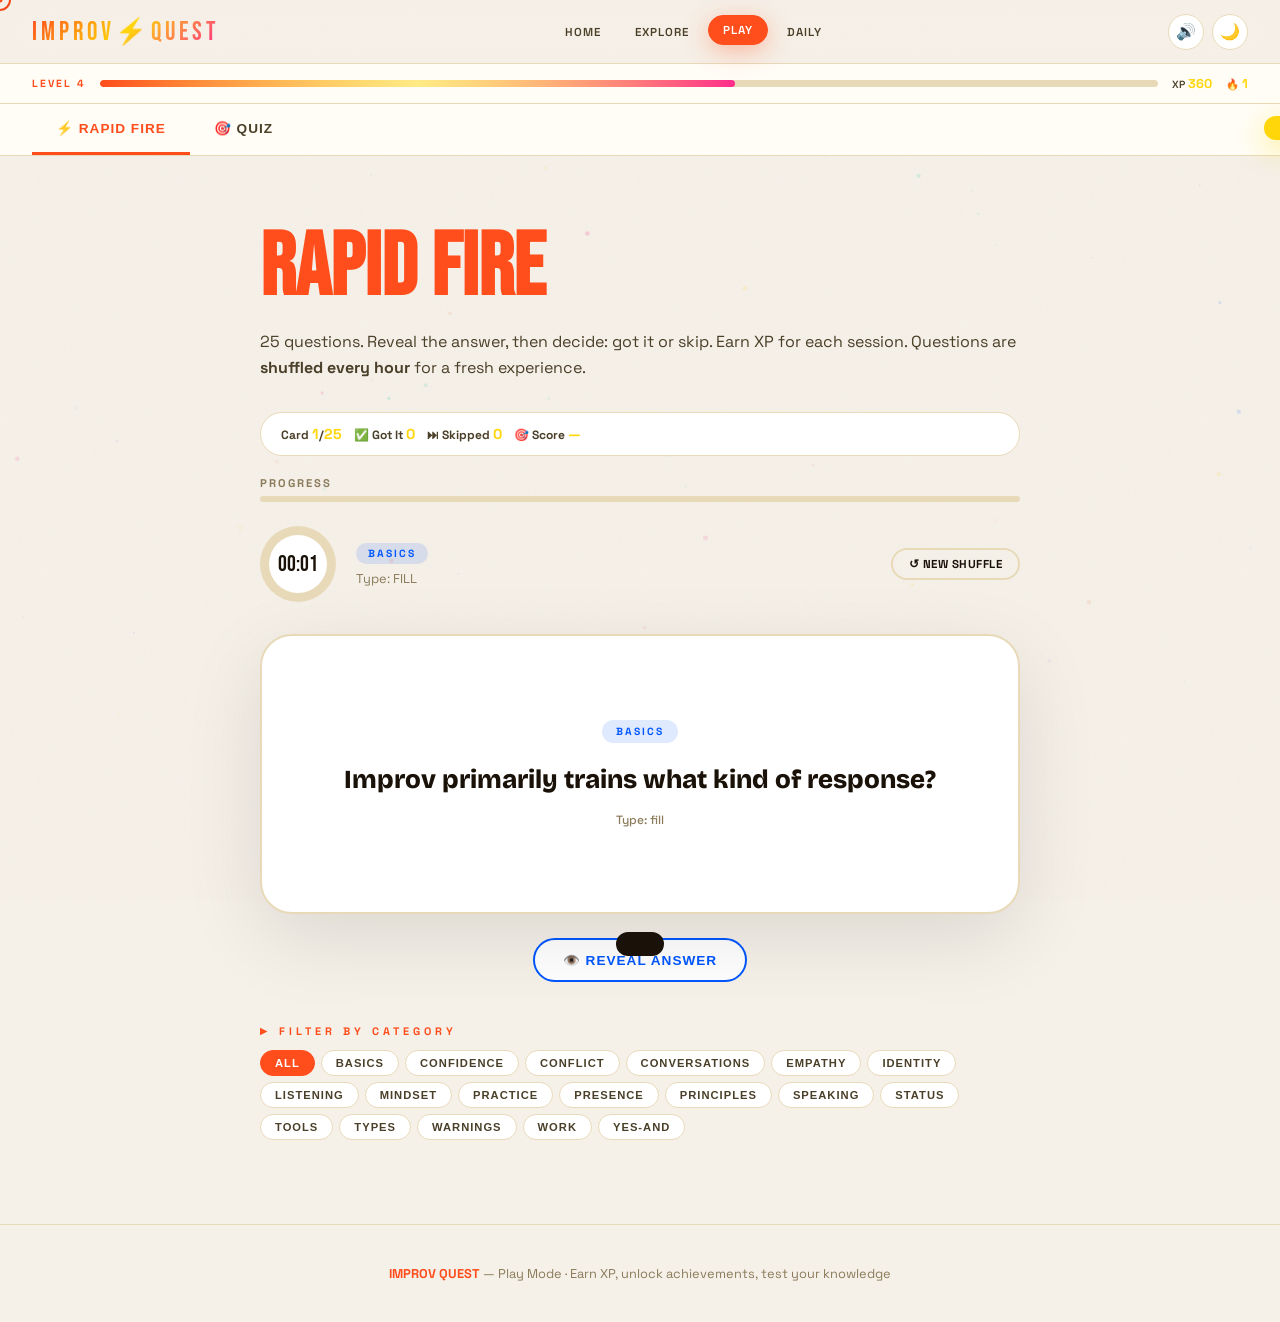
<file: play.html>
<!DOCTYPE html>
<html lang="en" data-theme="light">
<head>
<meta charset="UTF-8">
<meta name="viewport" content="width=device-width, initial-scale=1.0, viewport-fit=cover">
<meta name="description" content="Play rapid-fire questions and multi-choice quiz about Improvisation & Acting for Everyday Life.">
<title>PLAY — Improv Quest</title>
<link rel="preconnect" href="https://fonts.googleapis.com">
<link href="https://fonts.googleapis.com/css2?family=Bebas+Neue&family=Space+Grotesk:wght@300;400;500;600;700&family=Bricolage+Grotesque:opsz,wght@12..96,400;12..96,600;12..96,800&family=Syne:wght@700;800&display=swap" rel="stylesheet">
<link rel="stylesheet" href="css/style.css">
<style>
/* PLAY PAGE */
.play-tabs {
  display: flex; gap: 0;
  background: var(--bg2);
  border-bottom: 1px solid var(--card-border);
  padding: 0 32px;
  overflow-x: auto; scrollbar-width: none;
}
.play-tabs::-webkit-scrollbar { display: none; }
.play-tab {
  padding: 16px 24px; cursor: pointer;
  font-weight: 700; font-size: 0.85rem; text-transform: uppercase; letter-spacing: 1px;
  color: var(--text2); border-bottom: 3px solid transparent;
  transition: all 0.2s; white-space: nowrap;
  background: none; border-top: none; border-left: none; border-right: none;
}
.play-tab:hover { color: var(--a1); }
.play-tab.active { color: var(--a1); border-bottom-color: var(--a1); }

.play-panel { display: none; padding: 60px 32px; max-width: 900px; margin: 0 auto; }
.play-panel.visible { display: block; animation: panelIn 0.35s cubic-bezier(0.16,1,0.3,1); }
@keyframes panelIn { from { opacity: 0; transform: translateY(16px); } to { opacity: 1; transform: none; } }

/* RAPID FIRE */
#rf-container { max-width: 760px; margin: 0 auto; }
.rf-header {
  display: flex; align-items: center; gap: 20px; flex-wrap: wrap;
  margin-bottom: 32px;
}
.rf-timer-ring {
  width: 76px; height: 76px; border-radius: 50%;
  background: conic-gradient(var(--a1) 100%, var(--card-border) 0%);
  display: flex; align-items: center; justify-content: center;
  position: relative; flex-shrink: 0;
  transition: background 0.1s;
}
.rf-timer-ring::before {
  content: ''; position: absolute;
  width: 58px; height: 58px; border-radius: 50%;
  background: var(--card-bg); z-index: 1;
}
#rf-time-display {
  position: relative; z-index: 2;
  font-family: 'Bebas Neue', sans-serif;
  font-size: 1.4rem; color: var(--text);
}
.rf-meta { flex: 1; }
.rf-progress-label {
  font-size: 0.7rem; font-weight: 700; text-transform: uppercase; letter-spacing: 2px;
  color: var(--text3); margin-bottom: 6px;
}
.rf-progress-bar { height: 6px; background: var(--card-border); border-radius: 3px; overflow: hidden; }
.rf-progress-fill {
  height: 100%; background: linear-gradient(90deg, var(--a1), var(--a2));
  border-radius: 3px; transition: width 0.4s cubic-bezier(0.34,1.56,0.64,1);
}
.rf-stack { position: relative; min-height: 280px; margin-bottom: 24px; }
.rf-card {
  background: var(--card-bg);
  border: 2px solid var(--card-border);
  border-radius: 32px;
  padding: 44px 40px;
  text-align: center;
  display: flex; flex-direction: column; justify-content: center; align-items: center;
  box-shadow: 0 24px 80px rgba(0,0,0,0.1);
  transition: all 0.3s cubic-bezier(0.34,1.56,0.64,1);
  min-height: 280px;
}
.rf-card.tilt-hover { transform: perspective(800px) rotateY(2deg) rotateX(-2deg) scale(1.01); }
.rf-cat {
  display: inline-flex; align-items: center; gap: 6px;
  padding: 5px 14px; border-radius: 9999px;
  font-size: 0.65rem; font-weight: 700; letter-spacing: 2px; text-transform: uppercase;
  margin-bottom: 20px;
}
.rf-q { font-family: 'Bricolage Grotesque', sans-serif; font-size: clamp(18px,3vw,26px); font-weight: 800; line-height: 1.3; margin-bottom: 16px; }
.rf-type { font-size: 0.75rem; color: var(--text3); font-weight: 500; }
.rf-answer {
  width: 100%; padding: 14px 18px;
  background: var(--bg2); border: 1.5px solid var(--card-border);
  border-radius: 14px; margin-top: 14px;
  text-align: left; font-size: 0.9rem; color: var(--text2); line-height: 1.6;
  display: none; animation: fadeInUp 0.3s cubic-bezier(0.34,1.56,0.64,1);
}
.rf-answer.visible { display: block; }
@keyframes fadeInUp { from { opacity:0; transform:translateY(8px); } to { opacity:1; transform:none; } }

.rf-controls { display: flex; gap: 12px; justify-content: center; flex-wrap: wrap; margin-top: 8px; }
.rf-btn {
  padding: 12px 28px; border-radius: 9999px;
  font-weight: 700; font-size: 0.85rem; text-transform: uppercase; letter-spacing: 1px;
  border: 2px solid var(--card-border); background: var(--card-bg); color: var(--text);
  cursor: pointer; transition: all 0.2s cubic-bezier(0.34,1.56,0.64,1);
}
.rf-btn:hover { transform: translateY(-3px); box-shadow: 0 8px 24px rgba(0,0,0,0.1); }
.rf-btn.reveal { border-color: var(--a3); color: var(--a3); }
.rf-btn.reveal:hover { background: var(--a3); color: white; }
.rf-btn.skip { border-color: var(--a5); color: var(--a5); }
.rf-btn.skip:hover { background: var(--a5); color: white; }
.rf-btn.got-it { border-color: var(--a4); color: var(--a4); }
.rf-btn.got-it:hover { background: var(--a4); color: white; }
.rf-btn.next-q { background: var(--a1); border-color: var(--a1); color: white; }
.rf-btn.next-q:hover { transform: translateY(-3px) scale(1.03); box-shadow: 0 8px 24px var(--g1); }

.rf-score-bar {
  display: flex; gap: 12px; align-items: center;
  padding: 12px 20px; background: var(--card-bg);
  border: 1.5px solid var(--card-border); border-radius: 9999px;
  margin-bottom: 20px; flex-wrap: wrap;
}
.rf-score-item { font-size: 0.75rem; font-weight: 700; color: var(--text2); }
.rf-score-item span { color: var(--a2); font-size: 0.9rem; }
.rf-done {
  text-align: center; padding: 60px 32px;
  animation: fadeInUp 0.5s cubic-bezier(0.34,1.56,0.64,1);
}
.rf-done h2 { font-family:'Bebas Neue',sans-serif; font-size: clamp(48px,8vw,80px); color: var(--a1); margin-bottom: 16px; }
.rf-done-stats { display: flex; justify-content: center; gap: 24px; flex-wrap: wrap; margin: 24px 0; }
.rf-done-stat { text-align: center; }
.rf-done-stat .num { font-family:'Bebas Neue',sans-serif; font-size: 3rem; color: var(--a2); }
.rf-done-stat .lbl { font-size: 0.7rem; font-weight: 700; text-transform: uppercase; letter-spacing: 2px; color: var(--text3); }

/* QUIZ */
#quiz-container { max-width: 760px; margin: 0 auto; }
.quiz-header {
  display: flex; align-items: center; gap: 16px; flex-wrap: wrap;
  margin-bottom: 32px;
}
.quiz-q-count {
  font-family: 'Bebas Neue', sans-serif;
  font-size: 1rem; color: var(--text2); letter-spacing: 2px; flex: 1;
}
.quiz-score {
  display: flex; align-items: center; gap: 8px;
  background: var(--card-bg); border: 1.5px solid var(--card-border);
  padding: 8px 16px; border-radius: 9999px;
}
.quiz-score-num { font-family:'Bebas Neue',sans-serif; font-size: 1.4rem; color: var(--a2); }
.quiz-score-label { font-size: 0.7rem; font-weight: 700; text-transform: uppercase; letter-spacing: 1px; color: var(--text3); }

.quiz-card {
  background: var(--card-bg);
  border: 2px solid var(--card-border);
  border-radius: 28px; padding: 44px 40px;
  margin-bottom: 20px;
  box-shadow: 0 16px 60px rgba(0,0,0,0.08);
}
.quiz-q-text {
  font-family: 'Bricolage Grotesque', sans-serif;
  font-size: clamp(18px, 2.5vw, 24px); font-weight: 800;
  line-height: 1.4; margin-bottom: 28px;
}
.quiz-options { display: flex; flex-direction: column; gap: 10px; }
.quiz-explanation {
  margin-top: 20px; padding: 16px 20px;
  background: var(--bg2); border-radius: 14px;
  font-size: 0.9rem; color: var(--text2); line-height: 1.6;
  border-left: 4px solid var(--a4);
  display: none; animation: fadeInUp 0.3s ease;
}
.quiz-explanation.visible { display: block; }
.quiz-next-row { display: flex; justify-content: flex-end; margin-top: 16px; }

.quiz-done {
  text-align: center; padding: 60px 32px;
  animation: fadeInUp 0.5s cubic-bezier(0.34,1.56,0.64,1);
}
.quiz-done h2 { font-family:'Bebas Neue',sans-serif; font-size: clamp(48px,8vw,80px); margin-bottom: 12px; }
.quiz-result-bar {
  width: 100%; max-width: 400px; margin: 24px auto;
  background: var(--card-border); border-radius: 6px; height: 12px; overflow: hidden;
}
.quiz-result-fill {
  height: 100%;
  background: linear-gradient(90deg, var(--a1), var(--a2));
  border-radius: 6px;
  transition: width 1s cubic-bezier(0.34,1.56,0.64,1);
}
.quiz-grade {
  font-family: 'Bebas Neue', sans-serif;
  font-size: clamp(28px,5vw,56px); color: var(--a1);
  margin-bottom: 8px;
}
.quiz-breakdown { display: flex; justify-content: center; gap: 32px; flex-wrap: wrap; margin: 20px 0; }
.qb-item { text-align: center; }
.qb-num { font-family:'Bebas Neue',sans-serif; font-size: 2.5rem; line-height: 1; }
.qb-lbl { font-size: 0.68rem; font-weight: 700; text-transform: uppercase; letter-spacing: 2px; color: var(--text3); }

/* FILTER BAR */
.filter-bar { display: flex; gap: 6px; flex-wrap: wrap; margin-bottom: 24px; }
.filter-btn {
  padding: 6px 14px; border-radius: 9999px;
  font-size: 0.7rem; font-weight: 700; text-transform: uppercase; letter-spacing: 1px;
  border: 1.5px solid var(--card-border); background: var(--card-bg); color: var(--text2);
  cursor: pointer; transition: all 0.2s;
}
.filter-btn:hover, .filter-btn.active { background: var(--a1); border-color: var(--a1); color: white; }

/* CATEGORY LEGEND */
.cat-dot {
  display: inline-block; width: 10px; height: 10px; border-radius: 50%;
  margin-right: 4px;
}
</style>
</head>
<body>

<div id="cursor"></div>
<div id="cursor-dot"></div>
<canvas id="particle-canvas" aria-hidden="true"></canvas>

<nav role="navigation" aria-label="Main navigation">
  <a href="index.html" class="nav-logo">IMPROV⚡QUEST</a>
  <div class="nav-links">
    <a href="index.html"   class="nav-link">Home</a>
    <a href="explore.html" class="nav-link">Explore</a>
    <a href="play.html"    class="nav-link active" aria-current="page">Play</a>
    <a href="daily.html"   class="nav-link">Daily</a>
  </div>
  <div class="nav-controls">
    <button id="sound-toggle" class="nav-icon-btn" title="Toggle sound" aria-label="Toggle sound">🔊</button>
    <button id="dark-toggle"  class="nav-icon-btn" title="Toggle dark mode" aria-label="Toggle dark mode">🌙</button>
  </div>
</nav>

<div id="xp-bar-container" role="status">
  <span class="xp-label">Level <span id="xp-level">1</span></span>
  <div id="xp-track" role="progressbar" aria-valuenow="0" aria-valuemin="0" aria-valuemax="100"><div id="xp-fill"></div></div>
  <div class="xp-stats">
    <span class="xp-stat">XP <span id="xp-total">0</span></span>
    <span class="xp-stat">🔥 <span id="xp-streak">0</span></span>
  </div>
</div>

<div id="achievement-pop" role="alert" aria-live="polite"></div>
<div id="toast" class="toast" role="status" aria-live="polite"></div>

<main class="page-body">

<!-- TABS -->
<div class="play-tabs" role="tablist" aria-label="Game modes">
  <button class="play-tab active" role="tab" aria-selected="true"  id="tab-rf"   aria-controls="panel-rf"   onclick="showTab('rf')">⚡ Rapid Fire</button>
  <button class="play-tab"        role="tab" aria-selected="false" id="tab-quiz" aria-controls="panel-quiz" onclick="showTab('quiz')">🎯 Quiz</button>
</div>

<!-- ═══════════════════ RAPID FIRE PANEL ═══════════════════ -->
<div id="panel-rf" class="play-panel visible" role="tabpanel" aria-labelledby="tab-rf">
  <div id="rf-container">

    <h1 style="font-family:'Bebas Neue',sans-serif;font-size:clamp(48px,8vw,88px);color:var(--a1);margin-bottom:8px;">RAPID FIRE</h1>
    <p class="text-muted" style="font-size:1rem;line-height:1.6;margin-bottom:32px;">
      25 questions. Reveal the answer, then decide: got it or skip. Earn XP for each session.
      Questions are <strong>shuffled every hour</strong> for a fresh experience.
    </p>

    <!-- Score bar -->
    <div class="rf-score-bar" role="status" aria-live="polite">
      <span class="rf-score-item">Card <span id="rf-cur">1</span>/<span id="rf-tot">25</span></span>
      <span class="rf-score-item">✅ Got It <span id="rf-gotit">0</span></span>
      <span class="rf-score-item">⏭ Skipped <span id="rf-skip">0</span></span>
      <span class="rf-score-item">🎯 Score <span id="rf-pct">—</span></span>
    </div>

    <!-- Progress -->
    <div style="margin-bottom:24px;">
      <div class="rf-progress-label">Progress</div>
      <div class="rf-progress-bar"><div class="rf-progress-fill" id="rf-prog-fill" style="width:0%"></div></div>
    </div>

    <!-- Timer + card -->
    <div class="rf-header">
      <div class="rf-timer-ring" id="rf-timer-ring" role="timer" aria-label="Session timer">
        <div id="rf-time-display">—</div>
      </div>
      <div class="rf-meta">
        <div id="rf-category-display" class="badge badge-blue">Loading...</div>
        <div style="font-size:0.8rem;color:var(--text3);margin-top:6px;" id="rf-type-display">Type: —</div>
      </div>
      <button class="btn btn-xs btn-ghost" id="rf-restart-btn" style="flex-shrink:0;">↺ New Shuffle</button>
    </div>

    <!-- Card stack -->
    <div class="rf-stack" id="rf-stack">
      <div class="rf-card" id="rf-active-card">
        <div class="rf-cat badge-blue" id="rf-cat-badge">Basics</div>
        <div class="rf-q" id="rf-question">Loading...</div>
        <div class="rf-type" id="rf-qtype">—</div>
        <div class="rf-answer" id="rf-answer">—</div>
      </div>
    </div>

    <!-- Controls -->
    <div class="rf-controls" id="rf-controls">
      <button class="rf-btn reveal" id="rf-reveal-btn" onclick="rfReveal()">👁️ Reveal Answer</button>
      <button class="rf-btn skip"   id="rf-skip-btn"   onclick="rfSkip()" style="display:none">⏭ Skip</button>
      <button class="rf-btn got-it" id="rf-gotit-btn"  onclick="rfGotIt()" style="display:none">✅ Got It</button>
      <button class="rf-btn next-q" id="rf-next-btn"   onclick="rfNext()" style="display:none">Next →</button>
    </div>

    <!-- Category filter -->
    <div style="margin-top:36px;">
      <p class="section-label" style="margin-bottom:12px;">Filter by Category</p>
      <div class="filter-bar" id="rf-filter-bar">
        <button class="filter-btn active" onclick="rfSetCategory('all')">All</button>
      </div>
    </div>

  </div><!-- /rf-container -->
</div>

<!-- ═══════════════════ QUIZ PANEL ════════════════════════ -->
<div id="panel-quiz" class="play-panel" role="tabpanel" aria-labelledby="tab-quiz">
  <div id="quiz-container">

    <h1 style="font-family:'Bebas Neue',sans-serif;font-size:clamp(48px,8vw,88px);color:var(--a3);margin-bottom:8px;">QUIZ</h1>
    <p class="text-muted" style="font-size:1rem;line-height:1.6;margin-bottom:32px;">
      15 multiple-choice questions testing your understanding of improv and acting theory.
      Questions are <strong>shuffled every hour</strong>.
    </p>

    <div id="quiz-start-screen">
      <div style="display:grid;grid-template-columns:repeat(auto-fit,minmax(180px,1fr));gap:16px;margin-bottom:32px;">
        <div class="stat-card"><div class="stat-num">15</div><div class="stat-label">Questions</div></div>
        <div class="stat-card"><div class="stat-num">25</div><div class="stat-label">XP per correct</div></div>
        <div class="stat-card"><div class="stat-num" id="quiz-best-score">—</div><div class="stat-label">Best Score</div></div>
        <div class="stat-card"><div class="stat-num" id="quiz-plays">0</div><div class="stat-label">Plays</div></div>
      </div>
      <button class="btn btn-primary" onclick="startQuiz()" style="font-size:1.1rem;padding:18px 48px;">
        ⚡ Start Quiz
      </button>
    </div>

    <div id="quiz-game-screen" style="display:none;">
      <div class="quiz-header">
        <div class="quiz-q-count" id="quiz-q-count">Question 1 / 15</div>
        <div class="quiz-score">
          <span class="quiz-score-num" id="quiz-score-display">0</span>
          <span class="quiz-score-label">Score</span>
        </div>
        <div style="flex:1;max-width:200px;">
          <div class="rf-progress-bar"><div class="rf-progress-fill" id="quiz-prog-fill" style="width:0%"></div></div>
        </div>
      </div>

      <div id="quiz-card" class="quiz-card">
        <div class="quiz-q-text" id="quiz-q-text">Loading...</div>
        <div class="quiz-options" id="quiz-options"></div>
        <div class="quiz-explanation" id="quiz-explanation"></div>
        <div class="quiz-next-row" id="quiz-next-row" style="display:none;">
          <button class="btn btn-primary btn-sm" onclick="quizNext()">Next Question →</button>
        </div>
      </div>
    </div>

    <div id="quiz-done-screen" style="display:none;" class="quiz-done">
      <div style="font-size:5rem;margin-bottom:16px;" id="quiz-done-emoji">🎯</div>
      <h2 id="quiz-done-title">Quiz Complete!</h2>
      <div class="quiz-grade" id="quiz-grade-text"></div>
      <div class="quiz-result-bar"><div class="quiz-result-fill" id="quiz-result-fill"></div></div>
      <div class="quiz-breakdown">
        <div class="qb-item"><div class="qb-num text-gradient" id="qd-correct">0</div><div class="qb-lbl">Correct</div></div>
        <div class="qb-item"><div class="qb-num" style="color:var(--a1);" id="qd-wrong">0</div><div class="qb-lbl">Wrong</div></div>
        <div class="qb-item"><div class="qb-num" style="color:var(--a2);" id="qd-pct">0%</div><div class="qb-lbl">Score</div></div>
        <div class="qb-item"><div class="qb-num" style="color:var(--a4);" id="qd-xp">0</div><div class="qb-lbl">XP Earned</div></div>
      </div>
      <p style="color:var(--text2);font-size:0.95rem;line-height:1.6;max-width:480px;margin:0 auto 28px;" id="quiz-feedback-msg"></p>
      <div style="display:flex;gap:14px;justify-content:center;flex-wrap:wrap;">
        <button class="btn btn-primary" onclick="startQuiz()">↺ Play Again</button>
        <a href="explore.html" class="btn btn-secondary">📖 Review Content</a>
      </div>
    </div>

  </div>
</div>

</main>

<footer>
  <p><strong>IMPROV QUEST</strong> — Play Mode · Earn XP, unlock achievements, test your knowledge</p>
</footer>

<script src="js/content.js"></script>
<script src="js/engine.js"></script>
<script>
/* ── TAB SWITCH ─────────────────────────────────────────────── */
function showTab(id) {
  document.querySelectorAll('.play-panel').forEach(p => p.classList.remove('visible'));
  document.querySelectorAll('.play-tab').forEach(t => { t.classList.remove('active'); t.setAttribute('aria-selected','false'); });
  document.getElementById('panel-' + id).classList.add('visible');
  const tab = document.getElementById('tab-' + id);
  tab.classList.add('active'); tab.setAttribute('aria-selected','true');
  Engine.Sound.pop();
}

/* ══════════════════════════════════════════════════════════════
   RAPID FIRE ENGINE
══════════════════════════════════════════════════════════════ */
let rfState = {
  deck: [], cur: 0, gotIt: 0, skip: 0,
  revealed: false, timerStart: null, timerInterval: null,
  category: 'all'
};

const CAT_COLORS = {
  'Basics':        'badge-blue',
  'Conflict':      'badge-red',
  'Status':        'badge-purple',
  'Conversations': 'badge-green',
  'Listening':     'badge-green',
  'Confidence':    'badge-yellow',
  'Mindset':       'badge-blue',
  'Yes-And':       'badge-green',
  'Presence':      'badge-blue',
  'Practice':      'badge-purple',
  'Empathy':       'badge-pink',
  'Work':          'badge-yellow',
  'Types':         'badge-purple',
  'Speaking':      'badge-red',
  'Identity':      'badge-pink',
  'Warnings':      'badge-red',
  'Tools':         'badge-blue'
};

function rfBuildDeck() {
  const seed = Engine.getHourSeed();
  let qs = rfState.category === 'all' ? [...C.rapidFireQuestions] : C.rapidFireQuestions.filter(q => q.category === rfState.category);
  rfState.deck = Engine.shuffle(qs, seed);
  rfState.cur = 0; rfState.gotIt = 0; rfState.skip = 0;
  rfUpdateUI();
}

function rfUpdateUI() {
  const total = rfState.deck.length;
  const cur   = rfState.cur;

  document.getElementById('rf-cur').textContent  = cur + 1;
  document.getElementById('rf-tot').textContent  = total;
  document.getElementById('rf-gotit').textContent = rfState.gotIt;
  document.getElementById('rf-skip').textContent  = rfState.skip;
  document.getElementById('rf-prog-fill').style.width = (cur / total * 100) + '%';

  if (cur < total) {
    const q = rfState.deck[cur];
    document.getElementById('rf-question').textContent = q.q;
    document.getElementById('rf-answer').textContent   = q.a;
    document.getElementById('rf-answer').classList.remove('visible');
    document.getElementById('rf-qtype').textContent    = 'Type: ' + q.type;

    // Category badge
    const badge = document.getElementById('rf-cat-badge');
    badge.textContent = q.category;
    badge.className   = 'rf-cat ' + (CAT_COLORS[q.category] || 'badge-blue');
    document.getElementById('rf-category-display').textContent = q.category;
    document.getElementById('rf-category-display').className   = 'badge ' + (CAT_COLORS[q.category] || 'badge-blue');
    document.getElementById('rf-type-display').textContent = 'Type: ' + q.type.toUpperCase();

    rfState.revealed = false;
    document.getElementById('rf-reveal-btn').style.display = '';
    document.getElementById('rf-skip-btn').style.display   = 'none';
    document.getElementById('rf-gotit-btn').style.display  = 'none';
    document.getElementById('rf-next-btn').style.display   = 'none';

    // Animate card in
    const card = document.getElementById('rf-active-card');
    card.style.animation = 'none';
    card.offsetHeight; // reflow
    card.style.animation = 'cardEnter 0.4s cubic-bezier(0.34,1.56,0.64,1) forwards';
  }

  const done = cur >= total;
  document.getElementById('rf-controls').style.display = done ? 'none' : '';
  document.getElementById('rf-stack').style.display    = done ? 'none' : '';

  if (done) rfShowDone();
}

function rfReveal() {
  if (rfState.revealed) return;
  rfState.revealed = true;
  document.getElementById('rf-answer').classList.add('visible');
  document.getElementById('rf-reveal-btn').style.display = 'none';
  document.getElementById('rf-skip-btn').style.display   = '';
  document.getElementById('rf-gotit-btn').style.display  = '';
  Engine.Sound.reveal();
}

function rfGotIt() {
  rfState.gotIt++;
  rfAnimateCard('exit-right');
  Engine.Sound.success();
  Engine.xp.add(Engine.XP_CONFIG.rapidFireDone, 'Rapid fire: got it');
  setTimeout(rfAdvance, 420);
}

function rfSkip() {
  rfState.skip++;
  rfAnimateCard('exit-left');
  Engine.Sound.swipe();
  setTimeout(rfAdvance, 420);
}

function rfNext() {
  rfAnimateCard('exit-up');
  Engine.Sound.swipe();
  setTimeout(rfAdvance, 370);
}

function rfAdvance() {
  rfState.cur++;
  rfUpdateUI();
}

function rfAnimateCard(cls) {
  const card = document.getElementById('rf-active-card');
  card.classList.add(cls);
  setTimeout(() => card.classList.remove(cls), 500);
}

function rfShowDone() {
  const total = rfState.deck.length;
  const pct   = Math.round(rfState.gotIt / total * 100);
  document.getElementById('rf-pct').textContent = pct + '%';

  const doneHTML = `
    <div class="rf-done">
      <div style="font-size:5rem;margin-bottom:16px;">${pct >= 80 ? '🏆' : pct >= 50 ? '💪' : '🎯'}</div>
      <h2>Session Complete!</h2>
      <div class="rf-done-stats">
        <div class="rf-done-stat"><div class="num">${rfState.gotIt}</div><div class="lbl">Got It</div></div>
        <div class="rf-done-stat"><div class="num">${rfState.skip}</div><div class="lbl">Skipped</div></div>
        <div class="rf-done-stat"><div class="num">${pct}%</div><div class="lbl">Score</div></div>
      </div>
      <p style="color:var(--text2);font-size:1rem;max-width:400px;margin:0 auto 24px;line-height:1.6;">
        ${pct >= 80 ? 'Excellent! You really know this material.' : pct >= 50 ? 'Good work! Keep practicing for mastery.' : 'Keep going! Each rep builds the skill.'}
      </p>
      <div style="display:flex;gap:14px;justify-content:center;flex-wrap:wrap;">
        <button class="btn btn-primary" onclick="rfBuildDeck()">↺ New Shuffle</button>
        <a href="explore.html" class="btn btn-secondary">📖 Review Content</a>
      </div>
    </div>`;

  const container = document.getElementById('rf-container');
  const existing = container.querySelector('.rf-done');
  if (existing) existing.remove();
  container.insertAdjacentHTML('beforeend', doneHTML);

  Engine.achievements.unlock('rapid_fire');
  Engine.Sound.success();
}

function rfSetCategory(cat) {
  rfState.category = cat;
  document.querySelectorAll('.filter-btn').forEach(b => b.classList.toggle('active', b.textContent === (cat === 'all' ? 'All' : cat)));
  rfBuildDeck();
}

// ── RF Timer ──────────────────────────────────────────────────
function rfStartTimer() {
  rfState.timerStart = Date.now();
  const ring = document.getElementById('rf-timer-ring');
  const disp = document.getElementById('rf-time-display');
  rfState.timerInterval = setInterval(() => {
    const elapsed = Math.floor((Date.now() - rfState.timerStart) / 1000);
    const m = String(Math.floor(elapsed / 60)).padStart(2,'0');
    const s = String(elapsed % 60).padStart(2,'0');
    disp.textContent = m + ':' + s;
    const pct = Math.min(elapsed / 600 * 100, 100);
    ring.style.background = `conic-gradient(var(--a1) ${pct}%, var(--card-border) 0%)`;
  }, 1000);
}

/* ══════════════════════════════════════════════════════════════
   QUIZ ENGINE
══════════════════════════════════════════════════════════════ */
let qzState = { deck: [], cur: 0, correct: 0, answered: false, xpEarned: 0 };

function startQuiz() {
  const seed = Engine.getHourSeed() + 1;
  qzState.deck     = Engine.shuffle([...C.quizQuestions], seed);
  qzState.cur      = 0;
  qzState.correct  = 0;
  qzState.answered = false;
  qzState.xpEarned = 0;

  document.getElementById('quiz-start-screen').style.display = 'none';
  document.getElementById('quiz-done-screen').style.display  = 'none';
  document.getElementById('quiz-game-screen').style.display  = '';

  // Track plays
  const plays = (parseInt(localStorage.getItem('iq_quiz_plays') || '0')) + 1;
  localStorage.setItem('iq_quiz_plays', plays);
  document.getElementById('quiz-plays').textContent = plays;

  qzRenderQ();
}

function qzRenderQ() {
  const total = qzState.deck.length;
  const cur   = qzState.cur;
  if (cur >= total) { qzDone(); return; }

  const q = qzState.deck[cur];
  qzState.answered = false;

  document.getElementById('quiz-q-count').textContent    = `Question ${cur+1} / ${total}`;
  document.getElementById('quiz-q-text').textContent     = q.q;
  document.getElementById('quiz-score-display').textContent = qzState.correct;
  document.getElementById('quiz-prog-fill').style.width  = (cur / total * 100) + '%';
  document.getElementById('quiz-explanation').classList.remove('visible');
  document.getElementById('quiz-explanation').textContent = '';
  document.getElementById('quiz-next-row').style.display = 'none';

  const optWrap = document.getElementById('quiz-options');
  optWrap.innerHTML = '';
  const letters = ['A','B','C','D'];
  q.options.forEach((opt, i) => {
    const btn = document.createElement('button');
    btn.className = 'q-option';
    btn.setAttribute('aria-label', `Option ${letters[i]}: ${opt}`);
    btn.innerHTML = `<span class="q-option-letter">${letters[i]}</span>${opt}`;
    btn.addEventListener('click', () => qzAnswer(i, q));
    optWrap.appendChild(btn);
  });

  // Animate
  const card = document.getElementById('quiz-card');
  card.style.animation = 'none'; card.offsetHeight;
  card.style.animation = 'cardEnter 0.4s cubic-bezier(0.34,1.56,0.64,1) forwards';
}

function qzAnswer(selected, q) {
  if (qzState.answered) return;
  qzState.answered = true;

  const opts = document.querySelectorAll('.q-option');
  opts.forEach((btn, i) => {
    btn.disabled = true;
    if (i === q.correct) btn.classList.add('correct');
    else if (i === selected) btn.classList.add('wrong');
  });

  const isCorrect = selected === q.correct;
  if (isCorrect) {
    qzState.correct++;
    qzState.xpEarned += Engine.XP_CONFIG.quizCorrect;
    Engine.Sound.success();
  } else {
    Engine.Sound.wrong();
  }

  Engine.progress.addQuizResult(isCorrect);
  document.getElementById('quiz-score-display').textContent = qzState.correct;

  const exp = document.getElementById('quiz-explanation');
  exp.textContent    = (isCorrect ? '✅ Correct! ' : '✗ Not quite. ') + q.explanation;
  exp.style.borderLeftColor = isCorrect ? 'var(--a4)' : 'var(--a1)';
  exp.classList.add('visible');
  document.getElementById('quiz-next-row').style.display = '';
}

function quizNext() {
  qzState.cur++;
  qzRenderQ();
  Engine.Sound.pop();
}

function qzDone() {
  document.getElementById('quiz-game-screen').style.display = 'none';
  document.getElementById('quiz-done-screen').style.display = '';

  const total   = qzState.deck.length;
  const correct = qzState.correct;
  const pct     = Math.round(correct / total * 100);
  const grade   = pct >= 90 ? 'S TIER 🏆' : pct >= 75 ? 'A TIER 💎' : pct >= 60 ? 'B TIER ⚡' : pct >= 45 ? 'C TIER 💪' : 'Keep Grinding 🔥';
  const emoji   = pct >= 90 ? '🏆' : pct >= 75 ? '💎' : pct >= 60 ? '⚡' : '🔥';
  const msg     = pct >= 90 ? 'Incredible! You\'ve truly internalized this material. Improv master level.' :
                  pct >= 75 ? 'Strong work! You have a solid understanding of improv and acting principles.' :
                  pct >= 60 ? 'Good foundation. A few more review sessions and you\'ll have this down.' :
                  pct >= 45 ? 'Getting there. Use the Explore page to review the sections you missed.' :
                  'This material is worth a deep dive. Head to Explore to read the full content.';

  document.getElementById('quiz-done-emoji').textContent   = emoji;
  document.getElementById('quiz-done-title').textContent   = 'Quiz Complete!';
  document.getElementById('quiz-grade-text').textContent   = grade;
  document.getElementById('qd-correct').textContent        = correct;
  document.getElementById('qd-wrong').textContent          = total - correct;
  document.getElementById('qd-pct').textContent            = pct + '%';
  document.getElementById('qd-xp').textContent             = qzState.xpEarned;
  document.getElementById('quiz-feedback-msg').textContent = msg;

  setTimeout(() => {
    document.getElementById('quiz-result-fill').style.width = pct + '%';
  }, 200);

  // Best score
  const best = parseInt(localStorage.getItem('iq_quiz_best') || '0');
  if (pct > best) {
    localStorage.setItem('iq_quiz_best', pct);
    document.getElementById('quiz-best-score').textContent = pct + '%';
  }

  Engine.xp.add(qzState.xpEarned, 'Quiz complete');
  if (pct === 100) Engine.achievements.unlock('perfectionist');
  Engine.Sound.levelUp();
}

/* ── INIT ─────────────────────────────────────────────────── */
document.addEventListener('DOMContentLoaded', () => {
  Engine.init();

  // Load best score
  const best  = localStorage.getItem('iq_quiz_best');
  const plays = localStorage.getItem('iq_quiz_plays');
  if (best)  document.getElementById('quiz-best-score').textContent = best + '%';
  if (plays) document.getElementById('quiz-plays').textContent = plays;

  // Build RF category filter
  const cats = [...new Set(C.rapidFireQuestions.map(q => q.category))].sort();
  const bar  = document.getElementById('rf-filter-bar');
  cats.forEach(cat => {
    const btn = document.createElement('button');
    btn.className = 'filter-btn';
    btn.textContent = cat;
    btn.onclick = () => rfSetCategory(cat);
    bar.appendChild(btn);
  });

  // Init RF deck & timer
  rfBuildDeck();
  rfStartTimer();

  // Restart button
  document.getElementById('rf-restart-btn').addEventListener('click', () => {
    rfBuildDeck();
    rfStartTimer();
    Engine.Sound.pop();
  });
});
</script>
</body>
</html>
</file>
<file: css/style.css>
/* =============================================================
   IMPROV QUEST — Shared Stylesheet
   Design: Wild, Gen-Z, 3D Spatial, Framer-inspired
   ============================================================= */

/* ── FONTS ─────────────────────────────────────────────────── */
@import url('https://fonts.googleapis.com/css2?family=Bebas+Neue&family=Space+Grotesk:wght@300;400;500;600;700&family=Bricolage+Grotesque:opsz,wght@12..96,400;12..96,600;12..96,800&family=Syne:wght@700;800&display=swap');

/* ── CUSTOM PROPS ──────────────────────────────────────────── */
:root {
  /* Light mode palette */
  --bg:          #f5f0e8;
  --bg2:         #fffdf6;
  --bg3:         #fef9ee;
  --text:        #1a1208;
  --text2:       #4a3f28;
  --text3:       #8b7b5a;
  --card-bg:     #ffffff;
  --card-bg2:    #fffcf5;
  --card-border: #e8d9b8;

  --a1: #ff4d1c;   /* electric orange */
  --a2: #ffd60a;   /* neon yellow */
  --a3: #0057ff;   /* electric blue */
  --a4: #00c896;   /* acid green */
  --a5: #ff2d8b;   /* hot pink */
  --a6: #8b5cf6;   /* electric violet */
  --a7: #ff7d3c;   /* warm orange */

  --g1: rgba(255,77,28,0.35);
  --g2: rgba(255,214,10,0.45);
  --g3: rgba(0,87,255,0.3);
  --g4: rgba(0,200,150,0.3);
  --g5: rgba(255,45,139,0.35);

  --shadow-sm:  0 2px 8px rgba(0,0,0,0.06);
  --shadow-md:  0 8px 32px rgba(0,0,0,0.10);
  --shadow-lg:  0 24px 64px rgba(0,0,0,0.14);
  --shadow-xl:  0 40px 100px rgba(0,0,0,0.18);

  --r-sm:  12px;
  --r-md:  20px;
  --r-lg:  28px;
  --r-xl:  40px;
  --r-pill: 9999px;

  --nav-h: 64px;
  --xp-h:  40px;

  --ease-spring: cubic-bezier(0.34, 1.56, 0.64, 1);
  --ease-out:    cubic-bezier(0.16, 1, 0.3, 1);
  --ease-in:     cubic-bezier(0.4, 0, 1, 1);
}

[data-theme="dark"] {
  --bg:          #0d0b07;
  --bg2:         #131009;
  --bg3:         #1a1610;
  --text:        #f5ead4;
  --text2:       #b8a885;
  --text3:       #7a6c52;
  --card-bg:     #1e1a12;
  --card-bg2:    #231f16;
  --card-border: #2e2a1f;
  --a1: #ff6340;
  --a2: #ffd60a;
  --a3: #4d90ff;
  --a4: #00e5a8;
  --a5: #ff5fa3;
  --a6: #a78bfa;
  --a7: #ff9060;
  --g1: rgba(255,99,64,0.45);
  --g2: rgba(255,214,10,0.4);
  --g3: rgba(77,144,255,0.4);
  --shadow-sm:  0 2px 8px rgba(0,0,0,0.25);
  --shadow-md:  0 8px 32px rgba(0,0,0,0.4);
  --shadow-lg:  0 24px 64px rgba(0,0,0,0.5);
  --shadow-xl:  0 40px 100px rgba(0,0,0,0.6);
}

/* ── RESET + BASE ──────────────────────────────────────────── */
*, *::before, *::after { box-sizing: border-box; margin: 0; padding: 0; }
html { scroll-behavior: smooth; overflow-x: hidden; }

body {
  font-family: 'Space Grotesk', -apple-system, BlinkMacSystemFont, sans-serif;
  background: var(--bg);
  color: var(--text);
  transition: background 0.4s, color 0.4s;
  overflow-x: hidden;
  cursor: none;
  -webkit-font-smoothing: antialiased;
  -moz-osx-font-smoothing: grayscale;
}

@media (hover: none) {
  body { cursor: auto; }
  #cursor, #cursor-dot { display: none !important; }
}

/* ── SCROLLBAR ─────────────────────────────────────────────── */
::-webkit-scrollbar { width: 5px; }
::-webkit-scrollbar-track { background: var(--bg); }
::-webkit-scrollbar-thumb { background: var(--a1); border-radius: 3px; }

/* ── NOISE OVERLAY ─────────────────────────────────────────── */
body::before {
  content: '';
  position: fixed; inset: 0; z-index: 1;
  background-image: url("data:image/svg+xml,%3Csvg xmlns='http://www.w3.org/2000/svg' width='300' height='300'%3E%3Cfilter id='n'%3E%3CfeTurbulence type='fractalNoise' baseFrequency='0.85' numOctaves='4' stitchTiles='stitch'/%3E%3C/filter%3E%3Crect width='300' height='300' filter='url(%23n)' opacity='0.04'/%3E%3C/svg%3E");
  pointer-events: none; opacity: 0.6;
}

/* ── CURSOR ────────────────────────────────────────────────── */
#cursor {
  width: 22px; height: 22px;
  border: 2.5px solid var(--a1);
  border-radius: 50%;
  position: fixed; top: 0; left: 0;
  pointer-events: none; z-index: 99999;
  transform: translate(-50%, -50%);
  transition: width 0.2s var(--ease-out), height 0.2s var(--ease-out),
              background 0.2s, border-color 0.2s;
  mix-blend-mode: multiply;
}
[data-theme="dark"] #cursor { mix-blend-mode: screen; }
#cursor.hovering {
  width: 44px; height: 44px;
  background: rgba(255,77,28,0.1);
  border-color: var(--a5);
}
#cursor-dot {
  width: 5px; height: 5px;
  background: var(--a1);
  border-radius: 50%;
  position: fixed; top: 0; left: 0;
  pointer-events: none; z-index: 99999;
  transform: translate(-50%, -50%);
}

/* ── PARTICLES ─────────────────────────────────────────────── */
#particle-canvas {
  position: fixed; top: 0; left: 0; width: 100%; height: 100%;
  pointer-events: none; z-index: 0; opacity: 0.45;
}

/* ── NAVIGATION ────────────────────────────────────────────── */
nav {
  position: fixed; top: 0; left: 0; right: 0; z-index: 1000;
  height: var(--nav-h);
  padding: 0 32px;
  display: flex; align-items: center; justify-content: space-between;
  backdrop-filter: blur(24px) saturate(1.8);
  -webkit-backdrop-filter: blur(24px) saturate(1.8);
  background: rgba(245,240,232,0.88);
  border-bottom: 1px solid var(--card-border);
  transition: background 0.4s;
  gap: 12px;
}
[data-theme="dark"] nav { background: rgba(13,11,7,0.92); }

.nav-logo {
  font-family: 'Bebas Neue', sans-serif;
  font-size: 1.6rem; letter-spacing: 4px;
  background: linear-gradient(135deg, var(--a1), var(--a2) 50%, var(--a5));
  -webkit-background-clip: text; -webkit-text-fill-color: transparent;
  background-clip: text;
  text-decoration: none; white-space: nowrap;
  animation: logoShimmer 4s ease infinite;
}
@keyframes logoShimmer {
  0%, 100% { filter: brightness(1); }
  50%       { filter: brightness(1.25); }
}

.nav-links {
  display: flex; gap: 4px; align-items: center; flex-wrap: wrap;
  flex: 1; justify-content: center;
}
.nav-link {
  font-size: 0.72rem; font-weight: 600; text-transform: uppercase;
  letter-spacing: 1px; padding: 7px 14px;
  border-radius: var(--r-pill); cursor: pointer;
  transition: all 0.2s; color: var(--text2); text-decoration: none;
  border: 1.5px solid transparent; white-space: nowrap;
}
.nav-link:hover, .nav-link.active {
  background: var(--a1); color: white;
  border-color: var(--a1);
  transform: translateY(-2px);
  box-shadow: 0 6px 24px var(--g1);
}

.nav-controls { display: flex; gap: 8px; align-items: center; }

.nav-icon-btn {
  width: 36px; height: 36px;
  background: var(--card-bg); border: 1.5px solid var(--card-border);
  border-radius: var(--r-pill); cursor: pointer;
  display: flex; align-items: center; justify-content: center;
  font-size: 1rem; transition: all 0.2s; color: var(--text);
  flex-shrink: 0;
}
.nav-icon-btn:hover {
  background: var(--a1); border-color: var(--a1); color: white;
  transform: scale(1.1);
}
.nav-icon-btn.muted { opacity: 0.5; }

/* ── XP BAR ────────────────────────────────────────────────── */
#xp-bar-container {
  position: fixed; top: var(--nav-h); left: 0; right: 0; z-index: 999;
  height: var(--xp-h);
  padding: 0 32px;
  background: var(--bg2);
  border-bottom: 1px solid var(--card-border);
  display: flex; align-items: center; gap: 14px;
  transition: background 0.4s;
}
.xp-label {
  font-size: 0.65rem; font-weight: 700; text-transform: uppercase;
  letter-spacing: 2px; color: var(--a1); white-space: nowrap;
}
#xp-track {
  flex: 1; height: 7px; background: var(--card-border);
  border-radius: 4px; overflow: hidden; min-width: 60px;
}
#xp-fill {
  height: 100%; width: 0%;
  background: linear-gradient(90deg, var(--a1), var(--a2), var(--a5));
  border-radius: 4px;
  transition: width 0.7s var(--ease-spring);
  position: relative; overflow: hidden;
}
#xp-fill::after {
  content: ''; position: absolute; inset: 0;
  background: linear-gradient(90deg, transparent, rgba(255,255,255,0.5), transparent);
  animation: xpShine 2.2s linear infinite;
}
@keyframes xpShine { 0% { transform: translateX(-100%); } 100% { transform: translateX(100%); } }

.xp-stats { display: flex; gap: 14px; flex-shrink: 0; }
.xp-stat {
  font-size: 0.65rem; font-weight: 600; color: var(--text2);
  white-space: nowrap;
}
.xp-stat span { color: var(--a2); font-size: 0.8rem; font-weight: 700; }

/* ── ACHIEVEMENT POPUP ─────────────────────────────────────── */
#achievement-pop {
  position: fixed; top: calc(var(--nav-h) + var(--xp-h) + 12px); right: 20px;
  z-index: 1100;
  background: var(--a2); color: #1a1208;
  padding: 12px 20px; border-radius: var(--r-md);
  font-weight: 700; font-size: 0.85rem;
  transform: translateX(110%); transition: transform 0.5s var(--ease-spring);
  box-shadow: 0 8px 30px var(--g2); max-width: 280px;
}
#achievement-pop.show { transform: translateX(0); }

/* ── PAGE BODY OFFSET ──────────────────────────────────────── */
.page-body {
  padding-top: calc(var(--nav-h) + var(--xp-h));
  min-height: 100vh;
  position: relative; z-index: 2;
}

/* ── HERO SECTION ──────────────────────────────────────────── */
.hero {
  min-height: calc(100vh - var(--nav-h) - var(--xp-h));
  display: flex; align-items: center; justify-content: center;
  flex-direction: column; text-align: center;
  padding: 60px 32px 80px;
  position: relative; overflow: hidden;
}

.hero-bg-text {
  position: absolute; inset: 0;
  display: flex; align-items: center; justify-content: center;
  font-family: 'Bebas Neue', sans-serif;
  font-size: clamp(80px, 18vw, 260px);
  color: transparent;
  -webkit-text-stroke: 1px rgba(255,77,28,0.07);
  user-select: none; pointer-events: none;
  animation: heroDrift 25s ease-in-out infinite;
  white-space: nowrap; overflow: hidden;
}
@keyframes heroDrift {
  0%, 100% { transform: translateX(0) rotate(-2deg); }
  50%       { transform: translateX(-30px) rotate(2deg); }
}

.hero-eyebrow {
  display: inline-flex; align-items: center; gap: 8px;
  padding: 6px 16px; background: var(--a1); color: white;
  font-size: 0.7rem; font-weight: 700; letter-spacing: 3px; text-transform: uppercase;
  border-radius: var(--r-pill); margin-bottom: 24px;
  animation: tagBounce 2.5s ease infinite;
  position: relative; z-index: 1;
}
@keyframes tagBounce {
  0%, 100% { transform: translateY(0); }
  50%       { transform: translateY(-5px); }
}

.hero-title {
  font-family: 'Bebas Neue', sans-serif;
  font-size: clamp(56px, 11vw, 160px);
  line-height: 0.92; letter-spacing: -1px;
  margin-bottom: 20px;
  background: linear-gradient(135deg, var(--a1) 0%, var(--a2) 45%, var(--a5) 100%);
  -webkit-background-clip: text; -webkit-text-fill-color: transparent;
  background-clip: text;
  filter: drop-shadow(0 0 40px var(--g1));
  animation: titlePulse 5s ease-in-out infinite;
  position: relative; z-index: 1;
}
@keyframes titlePulse {
  0%, 100% { filter: drop-shadow(0 0 40px var(--g1)); }
  50%       { filter: drop-shadow(0 0 80px var(--g1)) drop-shadow(0 0 120px var(--g2)); }
}

.hero-sub {
  font-family: 'Bricolage Grotesque', sans-serif;
  font-size: clamp(15px, 2.5vw, 22px); font-weight: 400;
  color: var(--text2); max-width: 660px; line-height: 1.55;
  margin-bottom: 40px;
  position: relative; z-index: 1;
}
.hero-sub strong { color: var(--a1); font-weight: 800; }

.hero-cta { display: flex; gap: 14px; flex-wrap: wrap; justify-content: center; position: relative; z-index: 1; }

/* ── BUTTONS ───────────────────────────────────────────────── */
.btn {
  display: inline-flex; align-items: center; gap: 8px;
  padding: 14px 32px; border-radius: var(--r-pill);
  font-family: 'Space Grotesk', sans-serif;
  font-weight: 700; font-size: 0.9rem; letter-spacing: 0.5px;
  border: 2px solid transparent; cursor: pointer;
  transition: all 0.25s var(--ease-spring);
  text-decoration: none; white-space: nowrap;
  text-transform: uppercase; position: relative; overflow: hidden;
}
.btn::after {
  content: ''; position: absolute; inset: 0;
  background: linear-gradient(135deg, rgba(255,255,255,0.15), transparent);
  opacity: 0; transition: opacity 0.2s;
}
.btn:hover::after { opacity: 1; }

.btn-primary { background: var(--a1); color: white; box-shadow: 0 4px 20px var(--g1); }
.btn-primary:hover { transform: translateY(-4px) scale(1.04); box-shadow: 0 12px 40px var(--g1); }

.btn-secondary { background: transparent; color: var(--text); border-color: var(--card-border); }
.btn-secondary:hover { border-color: var(--a2); color: var(--a2); transform: translateY(-4px); box-shadow: 0 12px 40px var(--g2); }

.btn-ghost { background: rgba(255,255,255,0.08); color: var(--text); border-color: var(--card-border); backdrop-filter: blur(10px); }
.btn-ghost:hover { background: var(--a1); color: white; border-color: var(--a1); transform: translateY(-3px); }

.btn-sm { padding: 10px 22px; font-size: 0.8rem; }
.btn-xs { padding: 7px 16px; font-size: 0.72rem; }

/* ── SECTION BASE ──────────────────────────────────────────── */
.section {
  padding: 80px 32px;
  max-width: 1400px; margin: 0 auto;
  position: relative; z-index: 2;
}
.section-full {
  padding: 80px 32px;
  position: relative; z-index: 2;
}

.section-label {
  display: inline-flex; align-items: center; gap: 8px;
  font-size: 0.68rem; font-weight: 700; letter-spacing: 4px;
  text-transform: uppercase; color: var(--a1); margin-bottom: 14px;
}
.section-label::before { content: '▶'; font-size: 0.55rem; }

.section-title {
  font-family: 'Bebas Neue', sans-serif;
  font-size: clamp(42px, 7vw, 100px);
  line-height: 0.95; margin-bottom: 20px;
  letter-spacing: -1px;
}
.section-title em { color: var(--a1); font-style: normal; }

.section-divider {
  width: 100%; height: 2px;
  background: linear-gradient(90deg, var(--a1), var(--a2), var(--a5), transparent);
  margin: 60px 0;
}

/* ── CARD SYSTEM ───────────────────────────────────────────── */
.card {
  background: var(--card-bg);
  border: 1.5px solid var(--card-border);
  border-radius: var(--r-lg);
  padding: 32px;
  transition: all 0.3s var(--ease-out);
  position: relative; overflow: hidden;
}
.card:hover {
  transform: translateY(-6px);
  box-shadow: var(--shadow-lg);
  border-color: var(--a1);
}
.card::before {
  content: ''; position: absolute;
  inset: 0; border-radius: inherit; opacity: 0;
  background: radial-gradient(circle at 50% 0%, rgba(255,77,28,0.06), transparent 70%);
  transition: opacity 0.3s;
}
.card:hover::before { opacity: 1; }

.card-accent-line {
  position: absolute; left: 0; top: 0; bottom: 0; width: 4px;
  border-radius: 4px 0 0 4px;
}
.card--red    .card-accent-line { background: var(--a1); }
.card--blue   .card-accent-line { background: var(--a3); }
.card--green  .card-accent-line { background: var(--a4); }
.card--yellow .card-accent-line { background: var(--a2); }
.card--purple .card-accent-line { background: var(--a6); }
.card--pink   .card-accent-line { background: var(--a5); }
.card--orange .card-accent-line { background: var(--a7); }

/* ── GRADIENT CARDS ────────────────────────────────────────── */
.grad-card {
  border-radius: var(--r-lg);
  padding: 28px;
  color: white; position: relative; overflow: hidden;
  cursor: pointer;
  transition: all 0.3s var(--ease-spring);
  border: 1.5px solid transparent;
}
.grad-card:hover { transform: translateY(-8px) scale(1.02); box-shadow: var(--shadow-xl); }
.grad-card::after {
  content: ''; position: absolute; inset: 0;
  background: linear-gradient(135deg, rgba(255,255,255,0.15), transparent);
  opacity: 0; transition: opacity 0.3s;
}
.grad-card:hover::after { opacity: 1; }

.grad-red    { background: linear-gradient(135deg, #ff4d1c, #ff2d8b); }
.grad-blue   { background: linear-gradient(135deg, #0057ff, #8b5cf6); }
.grad-green  { background: linear-gradient(135deg, #00c896, #0057ff); }
.grad-yellow { background: linear-gradient(135deg, #ffd60a, #ff7d3c); }
.grad-purple { background: linear-gradient(135deg, #8b5cf6, #ff2d8b); }
.grad-pink   { background: linear-gradient(135deg, #ff2d8b, #ff7d3c); }
.grad-dark   { background: linear-gradient(135deg, #1a1208, #3a3020); }
.grad-teal   { background: linear-gradient(135deg, #00c896, #0057ff); }

/* ── CAROUSEL ──────────────────────────────────────────────── */
.carousel-wrap {
  position: relative;
  user-select: none;
}
.carousel-track {
  position: relative;
  overflow: hidden;
  min-height: 80px;
}
.carousel-track > * {
  position: absolute; inset: 0;
  opacity: 0;
  transform: translateX(40px);
  transition: opacity 0.4s var(--ease-out), transform 0.4s var(--ease-out);
  pointer-events: none;
}
.carousel-track > *.active {
  opacity: 1;
  transform: translateX(0);
  pointer-events: auto;
  position: relative;
}
.carousel-track > *[aria-hidden="true"] {
  transform: translateX(-40px);
}

.carousel-nav {
  display: flex; align-items: center; gap: 14px; margin-top: 20px;
}
.carousel-prev, .carousel-next {
  width: 44px; height: 44px;
  background: var(--card-bg); border: 2px solid var(--card-border);
  border-radius: var(--r-pill); cursor: pointer;
  display: flex; align-items: center; justify-content: center;
  font-size: 1rem; transition: all 0.2s; color: var(--text);
  flex-shrink: 0;
}
.carousel-prev:hover, .carousel-next:hover {
  background: var(--a1); border-color: var(--a1); color: white;
  transform: scale(1.1);
}
.carousel-counter {
  font-size: 0.75rem; font-weight: 700; color: var(--text3);
  letter-spacing: 1px;
}

/* ── BADGE / TAG ───────────────────────────────────────────── */
.badge {
  display: inline-flex; align-items: center; gap: 4px;
  padding: 4px 12px; border-radius: var(--r-pill);
  font-size: 0.65rem; font-weight: 700; letter-spacing: 2px;
  text-transform: uppercase;
}
.badge-red    { background: rgba(255,77,28,0.12); color: var(--a1); }
.badge-blue   { background: rgba(0,87,255,0.12); color: var(--a3); }
.badge-green  { background: rgba(0,200,150,0.12); color: var(--a4); }
.badge-yellow { background: rgba(255,214,10,0.15); color: #a87e00; }
[data-theme="dark"] .badge-yellow { color: var(--a2); }
.badge-purple { background: rgba(139,92,246,0.12); color: var(--a6); }
.badge-pink   { background: rgba(255,45,139,0.12); color: var(--a5); }
.badge-white  { background: rgba(255,255,255,0.2); color: white; }

/* ── BLOCKQUOTE ────────────────────────────────────────────── */
blockquote {
  border-left: 4px solid var(--a1);
  padding: 16px 20px; margin: 20px 0;
  background: rgba(255,77,28,0.05);
  border-radius: 0 var(--r-md) var(--r-md) 0;
  color: var(--text); font-size: 1rem; line-height: 1.65;
  font-style: italic;
}
[data-theme="dark"] blockquote { background: rgba(255,99,64,0.08); }

/* ── TABLE ─────────────────────────────────────────────────── */
.table-wrap { overflow-x: auto; margin: 16px 0; border-radius: var(--r-md); }
table { width: 100%; border-collapse: collapse; font-size: 0.85rem; border-radius: var(--r-md); overflow: hidden; }
th {
  background: var(--a1); color: white;
  padding: 12px 16px; text-align: left;
  font-weight: 700; font-size: 0.72rem; text-transform: uppercase; letter-spacing: 1px;
}
td {
  padding: 12px 16px; border-bottom: 1px solid var(--card-border);
  color: var(--text2); line-height: 1.5;
}
tr:last-child td { border-bottom: none; }
tr:hover td { background: rgba(255,77,28,0.04); }

/* ── DRILL BOX ─────────────────────────────────────────────── */
.drill-box {
  background: var(--bg2);
  border: 1.5px dashed var(--card-border);
  border-radius: var(--r-md);
  padding: 24px; margin-top: 20px;
}
.drill-box h4 {
  font-size: 0.68rem; font-weight: 700; letter-spacing: 3px;
  text-transform: uppercase; color: var(--a1); margin-bottom: 12px;
  display: flex; align-items: center; gap: 6px;
}
.drill-box h4::before { content: '⚡'; }
.drill-box p, .drill-box li { font-size: 0.9rem; color: var(--text2); line-height: 1.65; }
.drill-box ul, .drill-box ol { padding-left: 18px; }
.drill-box li { margin-bottom: 6px; }

/* ── LIST STYLES ───────────────────────────────────────────── */
.pill-list { display: flex; flex-wrap: wrap; gap: 8px; margin-top: 12px; }
.pill-item {
  padding: 6px 14px; border-radius: var(--r-pill);
  font-size: 0.78rem; font-weight: 600;
  background: var(--card-bg2); border: 1px solid var(--card-border);
  color: var(--text2); transition: all 0.2s;
}
.pill-item:hover { background: var(--a1); color: white; border-color: var(--a1); }

/* ── STAT / COUNTER ────────────────────────────────────────── */
.stat-row { display: flex; gap: 24px; flex-wrap: wrap; margin: 24px 0; }
.stat-card {
  flex: 1; min-width: 100px;
  background: var(--card-bg);
  border: 1.5px solid var(--card-border);
  border-radius: var(--r-md);
  padding: 20px; text-align: center;
  transition: all 0.2s var(--ease-spring);
}
.stat-card:hover { transform: translateY(-4px); box-shadow: var(--shadow-md); }
.stat-num {
  font-family: 'Bebas Neue', sans-serif;
  font-size: 2.5rem; color: var(--a1); line-height: 1;
  margin-bottom: 4px;
}
.stat-label { font-size: 0.7rem; font-weight: 700; text-transform: uppercase; letter-spacing: 2px; color: var(--text3); }

/* ── PROGRESS BAR ──────────────────────────────────────────── */
.progress-bar-wrap { background: var(--card-border); border-radius: 4px; overflow: hidden; height: 6px; }
.progress-bar-fill {
  height: 100%;
  background: linear-gradient(90deg, var(--a1), var(--a2));
  border-radius: 4px;
  transition: width 0.6s var(--ease-spring);
}

/* ── REVEAL ANIMATIONS ─────────────────────────────────────── */
[data-reveal] {
  opacity: 0;
  transform: translateY(24px);
  transition: opacity 0.6s var(--ease-out), transform 0.6s var(--ease-out);
}
[data-reveal].revealed {
  opacity: 1;
  transform: translateY(0);
}
[data-reveal-delay="1"] { transition-delay: 0.1s; }
[data-reveal-delay="2"] { transition-delay: 0.2s; }
[data-reveal-delay="3"] { transition-delay: 0.3s; }
[data-reveal-delay="4"] { transition-delay: 0.4s; }
[data-reveal-delay="5"] { transition-delay: 0.5s; }

/* ── TILT CARD ─────────────────────────────────────────────── */
[data-tilt] {
  transition: transform 0.4s ease;
  will-change: transform;
}

/* ── FLOATING BLOBS ────────────────────────────────────────── */
.blob {
  position: absolute; border-radius: 50%;
  pointer-events: none; opacity: 0.08;
  animation: blobFloat 12s ease-in-out infinite;
  filter: blur(40px);
}
@keyframes blobFloat {
  0%, 100% { transform: translate(0,0) scale(1); border-radius: 60% 40% 70% 30% / 50% 60% 40% 50%; }
  33%       { transform: translate(20px,-20px) scale(1.05); border-radius: 40% 60% 30% 70% / 60% 40% 60% 40%; }
  66%       { transform: translate(-15px,15px) scale(0.97); border-radius: 70% 30% 50% 50% / 30% 70% 50% 50%; }
}

/* ── GLITCH TEXT ────────────────────────────────────────────── */
.glitch {
  position: relative;
  animation: glitch 3s steps(1) infinite;
}
@keyframes glitch {
  0%, 90%, 100% { text-shadow: none; }
  91%  { text-shadow: 3px 0 var(--a5), -3px 0 var(--a3); }
  92%  { text-shadow: -3px 0 var(--a5), 3px 0 var(--a3); }
  93%  { text-shadow: none; }
  94%  { text-shadow: 2px 0 var(--a5), -2px 0 var(--a3); }
}

/* ── HOVER GLOW ────────────────────────────────────────────── */
.hover-glow:hover { box-shadow: 0 0 0 3px var(--a1), 0 8px 32px var(--g1); }
.hover-glow-blue:hover { box-shadow: 0 0 0 3px var(--a3), 0 8px 32px var(--g3); }

/* ── QUIZ / QUESTION CARDS ─────────────────────────────────── */
.q-option {
  padding: 14px 20px;
  border: 2px solid var(--card-border);
  border-radius: var(--r-md);
  cursor: pointer; transition: all 0.2s var(--ease-spring);
  font-size: 0.95rem; font-weight: 500; color: var(--text);
  display: flex; align-items: center; gap: 12px;
  background: var(--card-bg);
}
.q-option:hover:not(:disabled) {
  border-color: var(--a3); background: rgba(0,87,255,0.05);
  transform: translateX(4px);
}
.q-option.correct { border-color: var(--a4); background: rgba(0,200,150,0.1); color: var(--a4); }
.q-option.wrong   { border-color: var(--a1); background: rgba(255,77,28,0.08); color: var(--a1); }
.q-option:disabled { pointer-events: none; }
.q-option-letter {
  width: 32px; height: 32px; border-radius: 50%;
  background: var(--card-border); color: var(--text2);
  display: flex; align-items: center; justify-content: center;
  font-weight: 700; font-size: 0.8rem; flex-shrink: 0;
  transition: all 0.2s;
}
.q-option.correct .q-option-letter { background: var(--a4); color: white; }
.q-option.wrong   .q-option-letter { background: var(--a1); color: white; }

/* ── RAPID FIRE CARD ───────────────────────────────────────── */
.rf-stack {
  position: relative;
  min-height: 280px;
}
.rf-card {
  background: var(--card-bg);
  border: 2px solid var(--card-border);
  border-radius: var(--r-xl);
  padding: 44px 40px;
  text-align: center;
  position: absolute; inset: 0;
  display: flex; flex-direction: column; justify-content: center; align-items: center;
  box-shadow: var(--shadow-lg);
  backface-visibility: hidden;
  transition: all 0.3s var(--ease-spring);
}
.rf-card.active { position: relative; }
.rf-card.exit-left  { animation: swipeLeft 0.4s var(--ease-in) forwards; }
.rf-card.exit-right { animation: swipeRight 0.4s var(--ease-in) forwards; }
.rf-card.exit-up    { animation: swipeUp 0.35s var(--ease-in) forwards; }
.rf-card-enter      { animation: cardEnter 0.4s var(--ease-spring) forwards; }

@keyframes swipeLeft  { to { transform: translateX(-160%) rotate(-20deg); opacity: 0; } }
@keyframes swipeRight { to { transform: translateX(160%) rotate(20deg); opacity: 0; } }
@keyframes swipeUp    { to { transform: translateY(-120%) scale(0.8); opacity: 0; } }
@keyframes cardEnter  { from { transform: translateY(30px) scale(0.95); opacity: 0; } to { transform: none; opacity: 1; } }

.rf-q {
  font-family: 'Bricolage Grotesque', sans-serif;
  font-size: clamp(18px, 3vw, 26px); font-weight: 800;
  line-height: 1.3; color: var(--text); margin-bottom: 20px;
}
.rf-a {
  font-size: 1rem; color: var(--text2);
  padding: 14px 20px; background: var(--bg2);
  border-radius: var(--r-md); width: 100%;
  display: none; text-align: left; line-height: 1.5;
}
.rf-a.visible { display: block; animation: fadeInUp 0.3s var(--ease-spring); }
@keyframes fadeInUp { from { opacity: 0; transform: translateY(8px); } to { opacity: 1; transform: none; } }

/* ── QOTD SECTION ──────────────────────────────────────────── */
.qotd-card {
  background: var(--a1);
  padding: 64px 48px; border-radius: var(--r-xl);
  text-align: center; position: relative; overflow: hidden;
  color: white;
}
.qotd-card::before {
  content: '❝';
  position: absolute; font-size: 280px; opacity: 0.07;
  top: -60px; left: -20px; color: white;
  font-family: Georgia, serif; line-height: 1;
  pointer-events: none;
}
.qotd-text {
  font-family: 'Bricolage Grotesque', sans-serif;
  font-size: clamp(20px, 3.5vw, 40px);
  font-weight: 800; line-height: 1.3;
  max-width: 860px; margin: 0 auto 16px;
  position: relative; z-index: 1;
}
.qotd-source {
  font-size: 0.85rem; color: rgba(255,255,255,0.7);
  font-weight: 600; letter-spacing: 2px; text-transform: uppercase;
  position: relative; z-index: 1;
}

/* ── WEEK PLANNER ──────────────────────────────────────────── */
.week-grid {
  display: grid;
  grid-template-columns: repeat(auto-fill, minmax(140px, 1fr));
  gap: 14px; margin-top: 32px;
}
.week-day {
  background: var(--card-bg);
  border: 1.5px solid var(--card-border);
  border-radius: var(--r-md);
  padding: 20px 16px;
  text-align: center;
  cursor: pointer;
  transition: all 0.3s var(--ease-spring);
}
.week-day:hover { transform: translateY(-6px); box-shadow: var(--shadow-md); border-color: var(--a1); }
.week-day-icon { font-size: 2rem; margin-bottom: 8px; }
.week-day-name { font-family: 'Bebas Neue', sans-serif; font-size: 1.3rem; letter-spacing: 2px; color: var(--text); margin-bottom: 4px; }
.week-day-label { font-size: 0.7rem; font-weight: 700; text-transform: uppercase; letter-spacing: 1px; color: var(--text3); }

/* ── MODAL ─────────────────────────────────────────────────── */
.modal-overlay {
  position: fixed; inset: 0; z-index: 5000;
  background: rgba(0,0,0,0.65);
  backdrop-filter: blur(12px);
  display: flex; align-items: center; justify-content: center;
  padding: 20px;
  opacity: 0; pointer-events: none;
  transition: opacity 0.3s;
}
.modal-overlay.open { opacity: 1; pointer-events: auto; }
.modal {
  background: var(--card-bg);
  border: 1.5px solid var(--card-border);
  border-radius: var(--r-xl);
  padding: 40px;
  max-width: 640px; width: 100%;
  max-height: 85vh; overflow-y: auto;
  transform: scale(0.92) translateY(20px);
  transition: transform 0.4s var(--ease-spring);
}
.modal-overlay.open .modal { transform: scale(1) translateY(0); }
.modal-close {
  position: absolute; top: 16px; right: 16px;
  width: 36px; height: 36px; border-radius: 50%;
  background: var(--card-border); border: none; cursor: pointer;
  color: var(--text); font-size: 1rem;
  display: flex; align-items: center; justify-content: center;
  transition: all 0.2s;
}
.modal-close:hover { background: var(--a1); color: white; }

/* ── FLOATING BADGES ───────────────────────────────────────── */
.float-badge {
  position: absolute; padding: 10px 16px;
  border-radius: var(--r-pill);
  font-size: 0.72rem; font-weight: 700; letter-spacing: 1px;
  backdrop-filter: blur(12px);
  border: 1.5px solid rgba(255,255,255,0.25);
  animation: badgeFloat 6s ease-in-out infinite;
  cursor: pointer; z-index: 5; pointer-events: none;
}
@keyframes badgeFloat {
  0%, 100% { transform: translateY(0) rotate(-2deg); }
  50%       { transform: translateY(-14px) rotate(2deg); }
}

/* ── TOAST ─────────────────────────────────────────────────── */
.toast {
  position: fixed; bottom: 24px; left: 50%; transform: translateX(-50%) translateY(80px);
  background: var(--text); color: var(--bg);
  padding: 12px 24px; border-radius: var(--r-pill);
  font-size: 0.85rem; font-weight: 600;
  z-index: 6000; transition: transform 0.4s var(--ease-spring);
  white-space: nowrap; pointer-events: none;
}
.toast.show { transform: translateX(-50%) translateY(0); }

/* ── ACCORDION ─────────────────────────────────────────────── */
.accordion { border-radius: var(--r-md); overflow: hidden; margin-bottom: 10px; }
.accordion-header {
  padding: 18px 22px; cursor: pointer;
  display: flex; justify-content: space-between; align-items: center;
  font-weight: 700; font-size: 0.95rem; color: var(--text);
  background: var(--card-bg); border: 1.5px solid var(--card-border);
  border-radius: var(--r-md);
  transition: all 0.2s;
}
.accordion-header:hover { background: var(--card-bg2); border-color: var(--a1); }
.accordion-icon { transition: transform 0.35s var(--ease-spring); font-size: 1rem; }
.accordion.open .accordion-icon { transform: rotate(180deg); }
.accordion-body {
  max-height: 0; overflow: hidden;
  transition: max-height 0.5s cubic-bezier(0.4,0,0.2,1);
  background: var(--card-bg2);
  border: 1.5px solid var(--card-border);
  border-top: none;
  border-radius: 0 0 var(--r-md) var(--r-md);
}
.accordion.open .accordion-body { max-height: 3000px; }
.accordion-content { padding: 20px 22px; }

/* ── NAV HUB CARDS ─────────────────────────────────────────── */
.hub-grid {
  display: grid;
  grid-template-columns: repeat(auto-fit, minmax(260px, 1fr));
  gap: 20px; margin-top: 48px;
}
.hub-card {
  border-radius: var(--r-lg);
  padding: 36px 28px;
  color: white; position: relative; overflow: hidden;
  cursor: pointer;
  text-decoration: none;
  display: block;
  transition: all 0.35s var(--ease-spring);
  border: 2px solid transparent;
}
.hub-card:hover { transform: translateY(-10px) scale(1.02); box-shadow: var(--shadow-xl); }
.hub-card::after {
  content: '';
  position: absolute; inset: 0;
  background: linear-gradient(135deg, rgba(255,255,255,0.18), transparent);
  opacity: 0; transition: opacity 0.3s;
}
.hub-card:hover::after { opacity: 1; }
.hub-card-icon { font-size: 3rem; margin-bottom: 16px; display: block; }
.hub-card h2 {
  font-family: 'Bebas Neue', sans-serif;
  font-size: 2.2rem; letter-spacing: 1px; margin-bottom: 8px;
}
.hub-card p { font-size: 0.9rem; opacity: 0.88; line-height: 1.5; margin-bottom: 20px; }
.hub-card-arrow {
  position: absolute; bottom: 24px; right: 24px;
  font-size: 1.4rem;
  transition: transform 0.3s var(--ease-spring);
}
.hub-card:hover .hub-card-arrow { transform: translateX(6px); }

/* ── FOOTER ────────────────────────────────────────────────── */
footer {
  text-align: center; padding: 40px 32px;
  border-top: 1px solid var(--card-border);
  color: var(--text3); font-size: 0.8rem;
  position: relative; z-index: 2;
}
footer strong { color: var(--a1); }

/* ── TYPOGRAPHY ────────────────────────────────────────────── */
h1 { font-family: 'Bebas Neue', sans-serif; }
h2, h3 { font-family: 'Bricolage Grotesque', sans-serif; }

.text-gradient {
  background: linear-gradient(135deg, var(--a1), var(--a2), var(--a5));
  -webkit-background-clip: text; -webkit-text-fill-color: transparent;
  background-clip: text;
}
.text-a1 { color: var(--a1); }
.text-a2 { color: var(--a2); }
.text-a3 { color: var(--a3); }
.text-a4 { color: var(--a4); }
.text-a5 { color: var(--a5); }
.text-a6 { color: var(--a6); }
.text-muted { color: var(--text2); }

/* ── RESPONSIVE ────────────────────────────────────────────── */
@media (max-width: 768px) {
  nav { padding: 0 16px; gap: 8px; }
  .nav-links { gap: 2px; }
  .nav-link { padding: 6px 10px; font-size: 0.65rem; }
  .section, .section-full { padding: 60px 20px; }
  .hub-grid { grid-template-columns: 1fr 1fr; gap: 14px; }
  .hub-card { padding: 24px 20px; }
  .hub-card h2 { font-size: 1.6rem; }
  .week-grid { grid-template-columns: repeat(4, 1fr); gap: 10px; }
  .qotd-card { padding: 40px 28px; }
  .modal { padding: 28px 24px; }
  .rf-card { padding: 32px 24px; }
  .card { padding: 24px 20px; }
  .stat-row { gap: 12px; }
}
@media (max-width: 480px) {
  .nav-links { display: none; }
  .hero-title { font-size: clamp(50px, 14vw, 100px); }
  .hub-grid { grid-template-columns: 1fr; }
  .week-grid { grid-template-columns: repeat(2, 1fr); }
  .xp-stats { display: none; }
}

/* ── PRINT ─────────────────────────────────────────────────── */
@media print {
  nav, #xp-bar-container, #cursor, #cursor-dot, #particle-canvas,
  .blob, #achievement-pop { display: none !important; }
  .page-body { padding-top: 0; }
  body { background: white; color: black; }
}

/* ── MOTION REDUCTION ──────────────────────────────────────── */
@media (prefers-reduced-motion: reduce) {
  *, *::before, *::after { animation-duration: 0.01ms !important; transition-duration: 0.1ms !important; }
  .hero-bg-text, .blob { display: none; }
}
</file>
